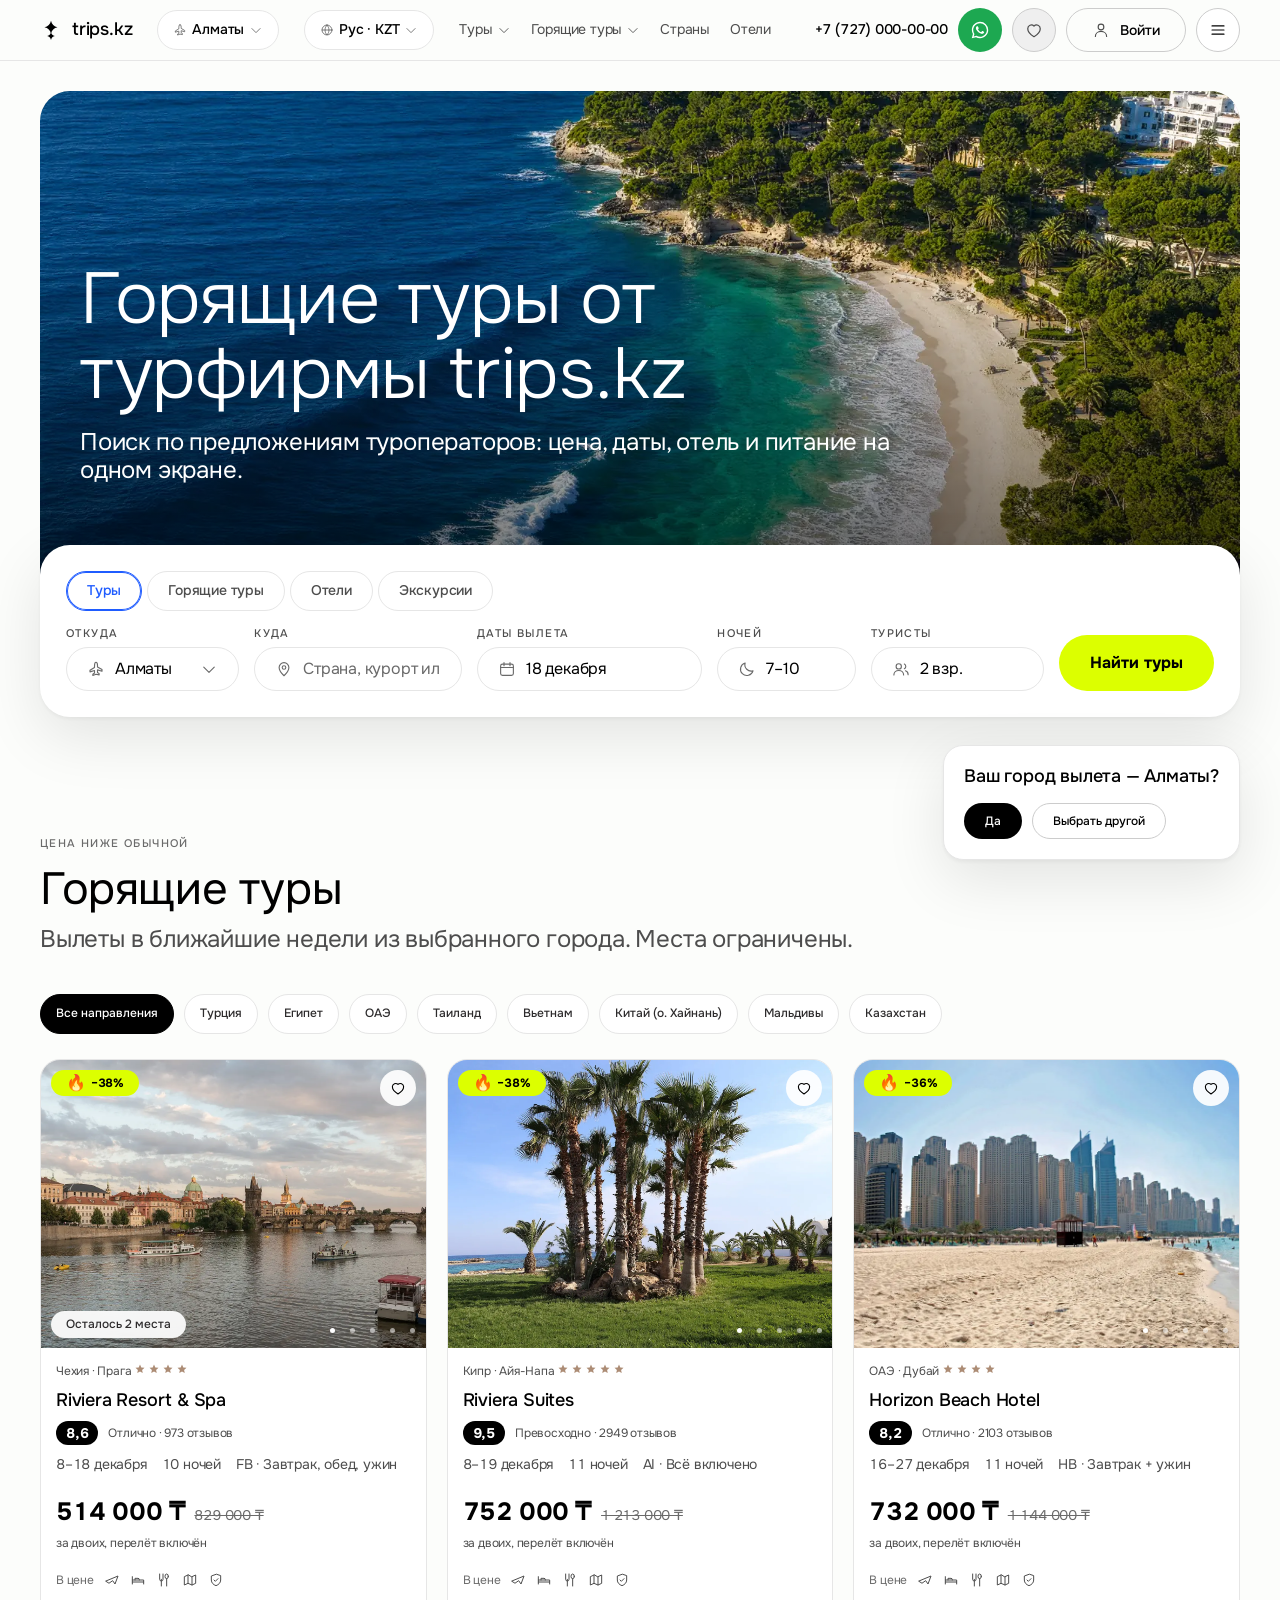
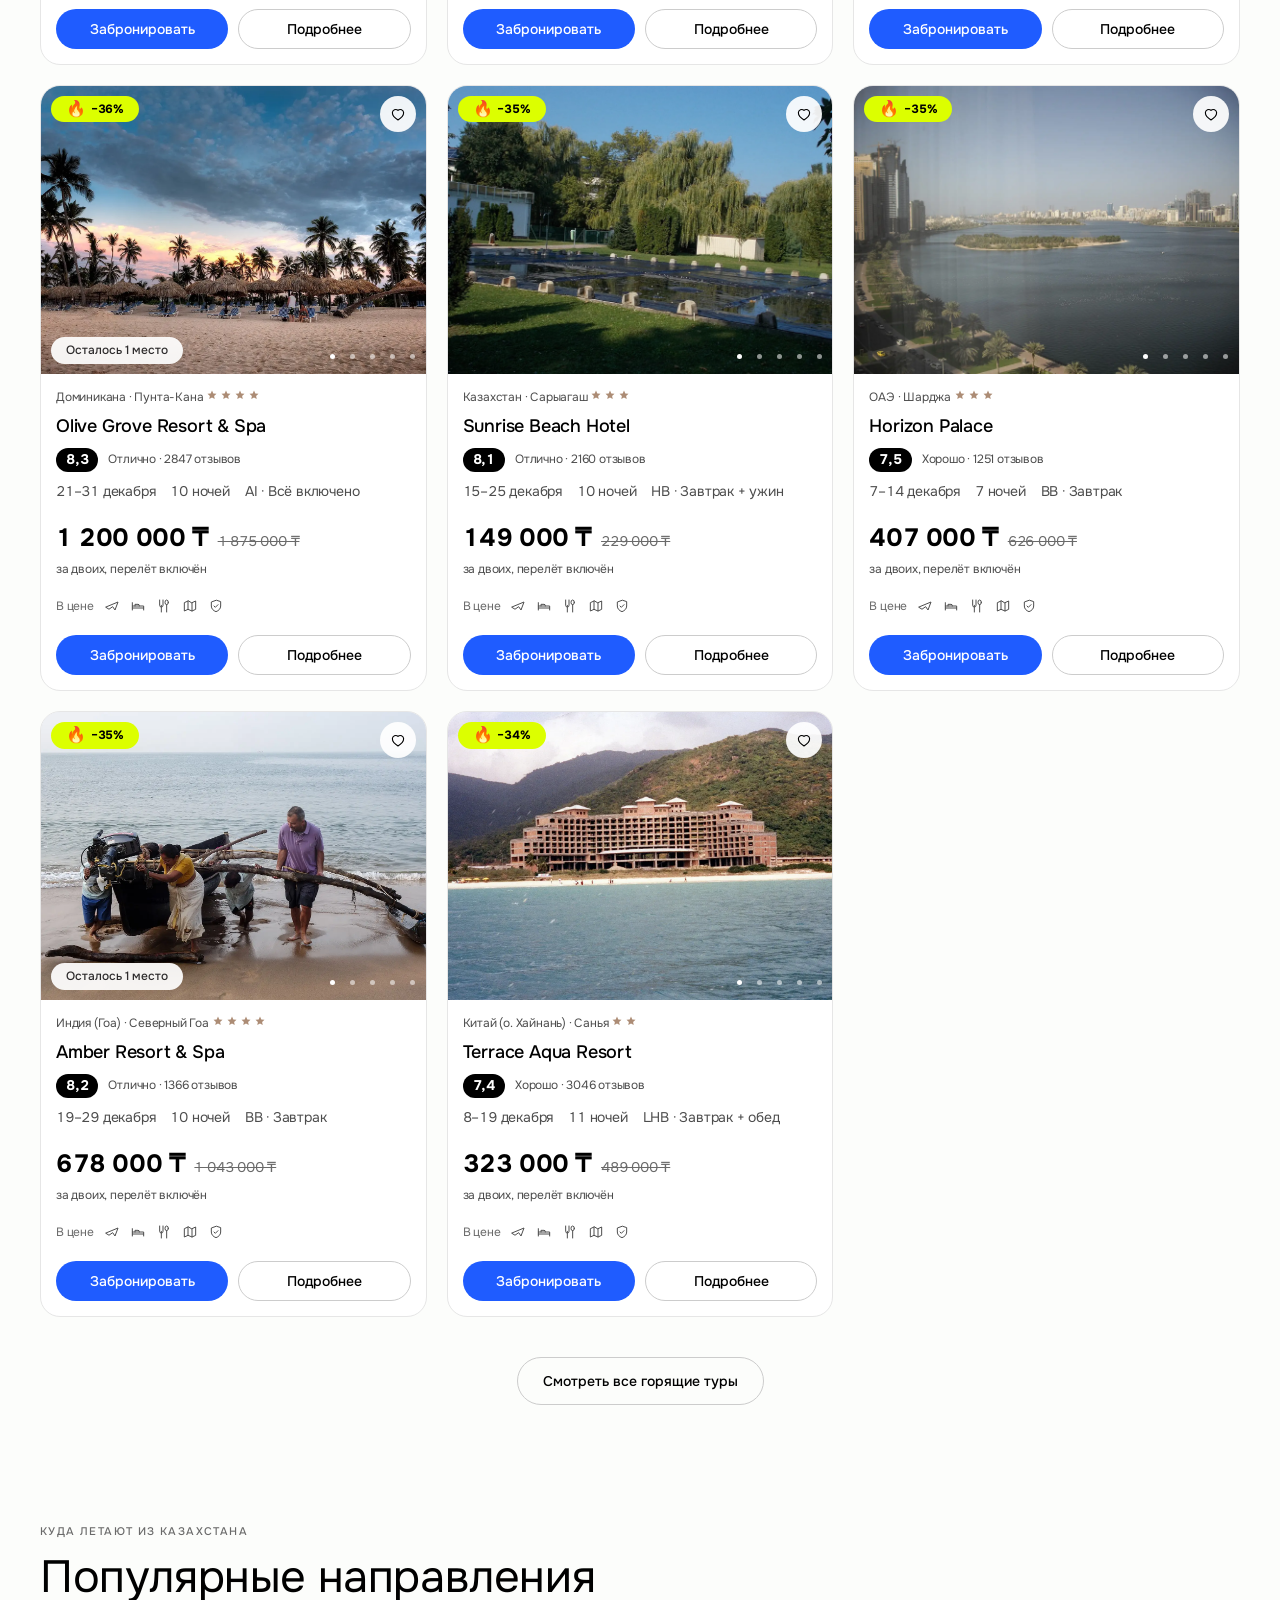
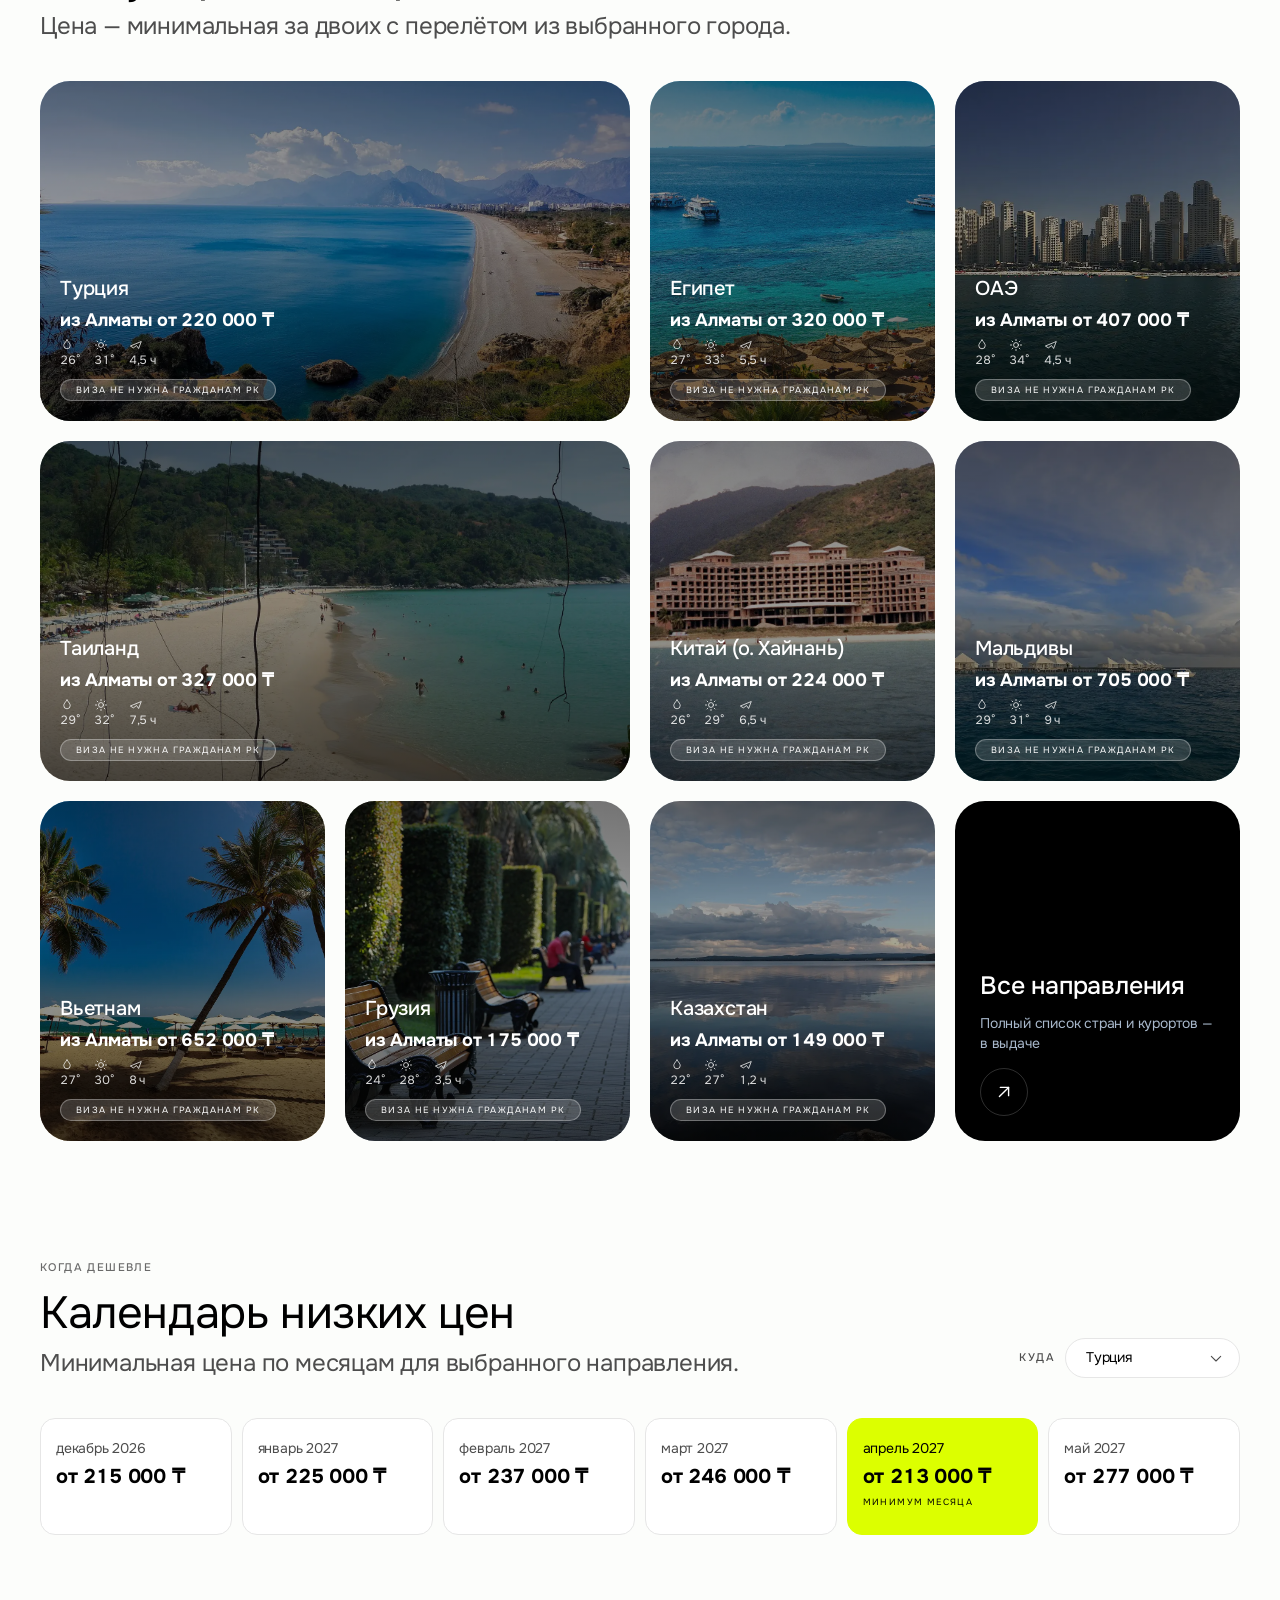
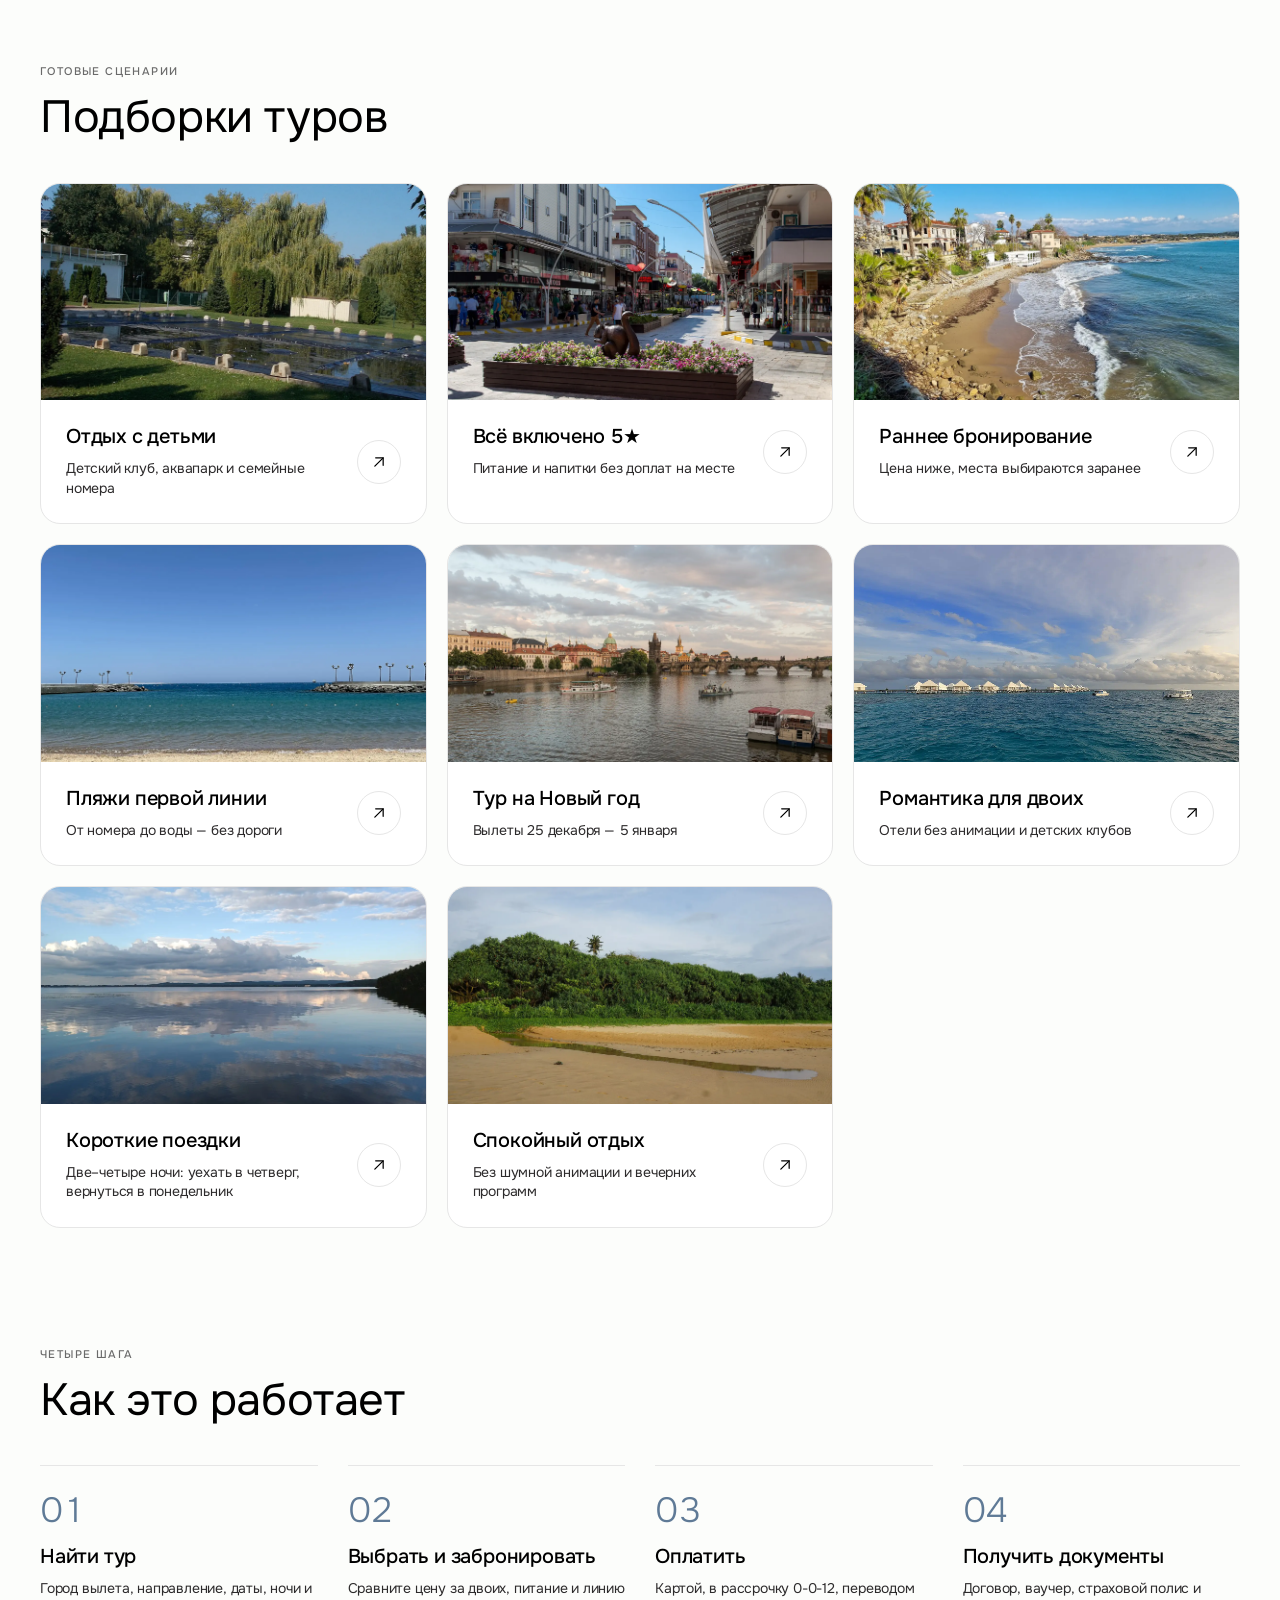
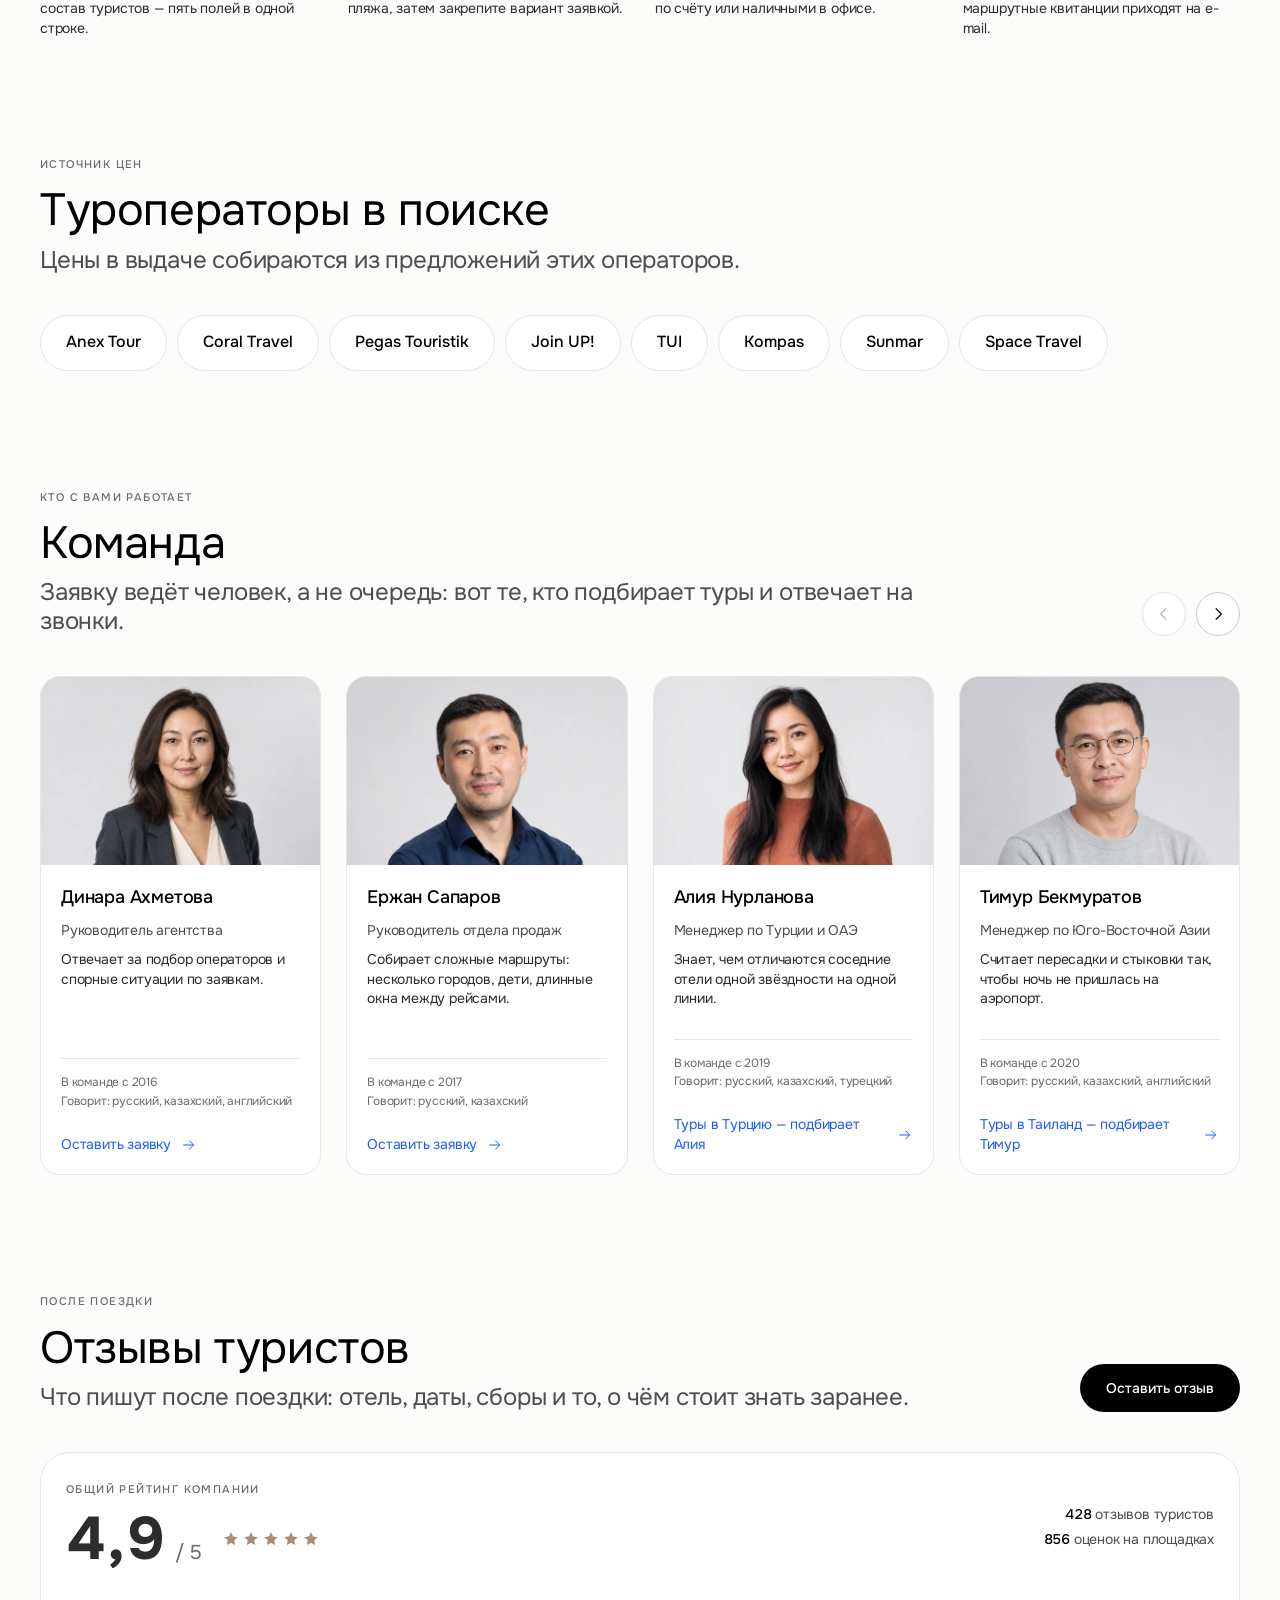
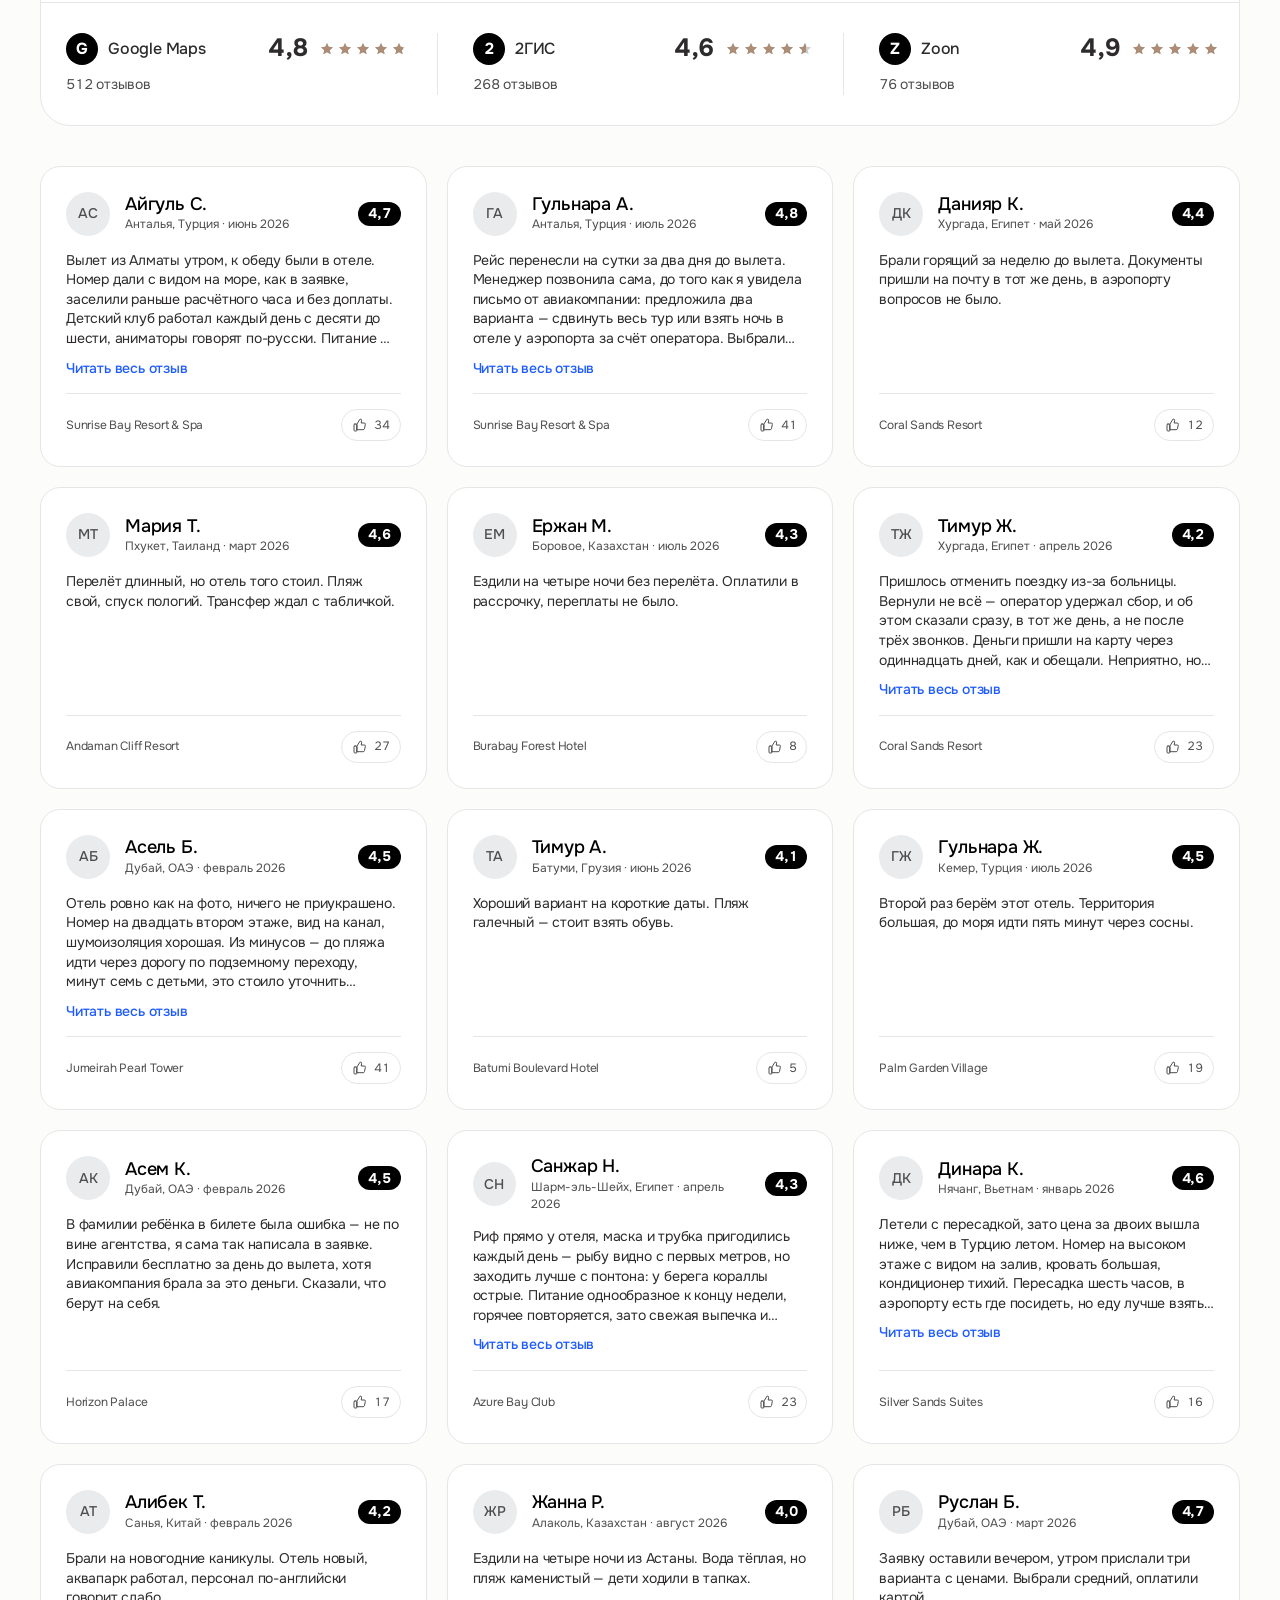
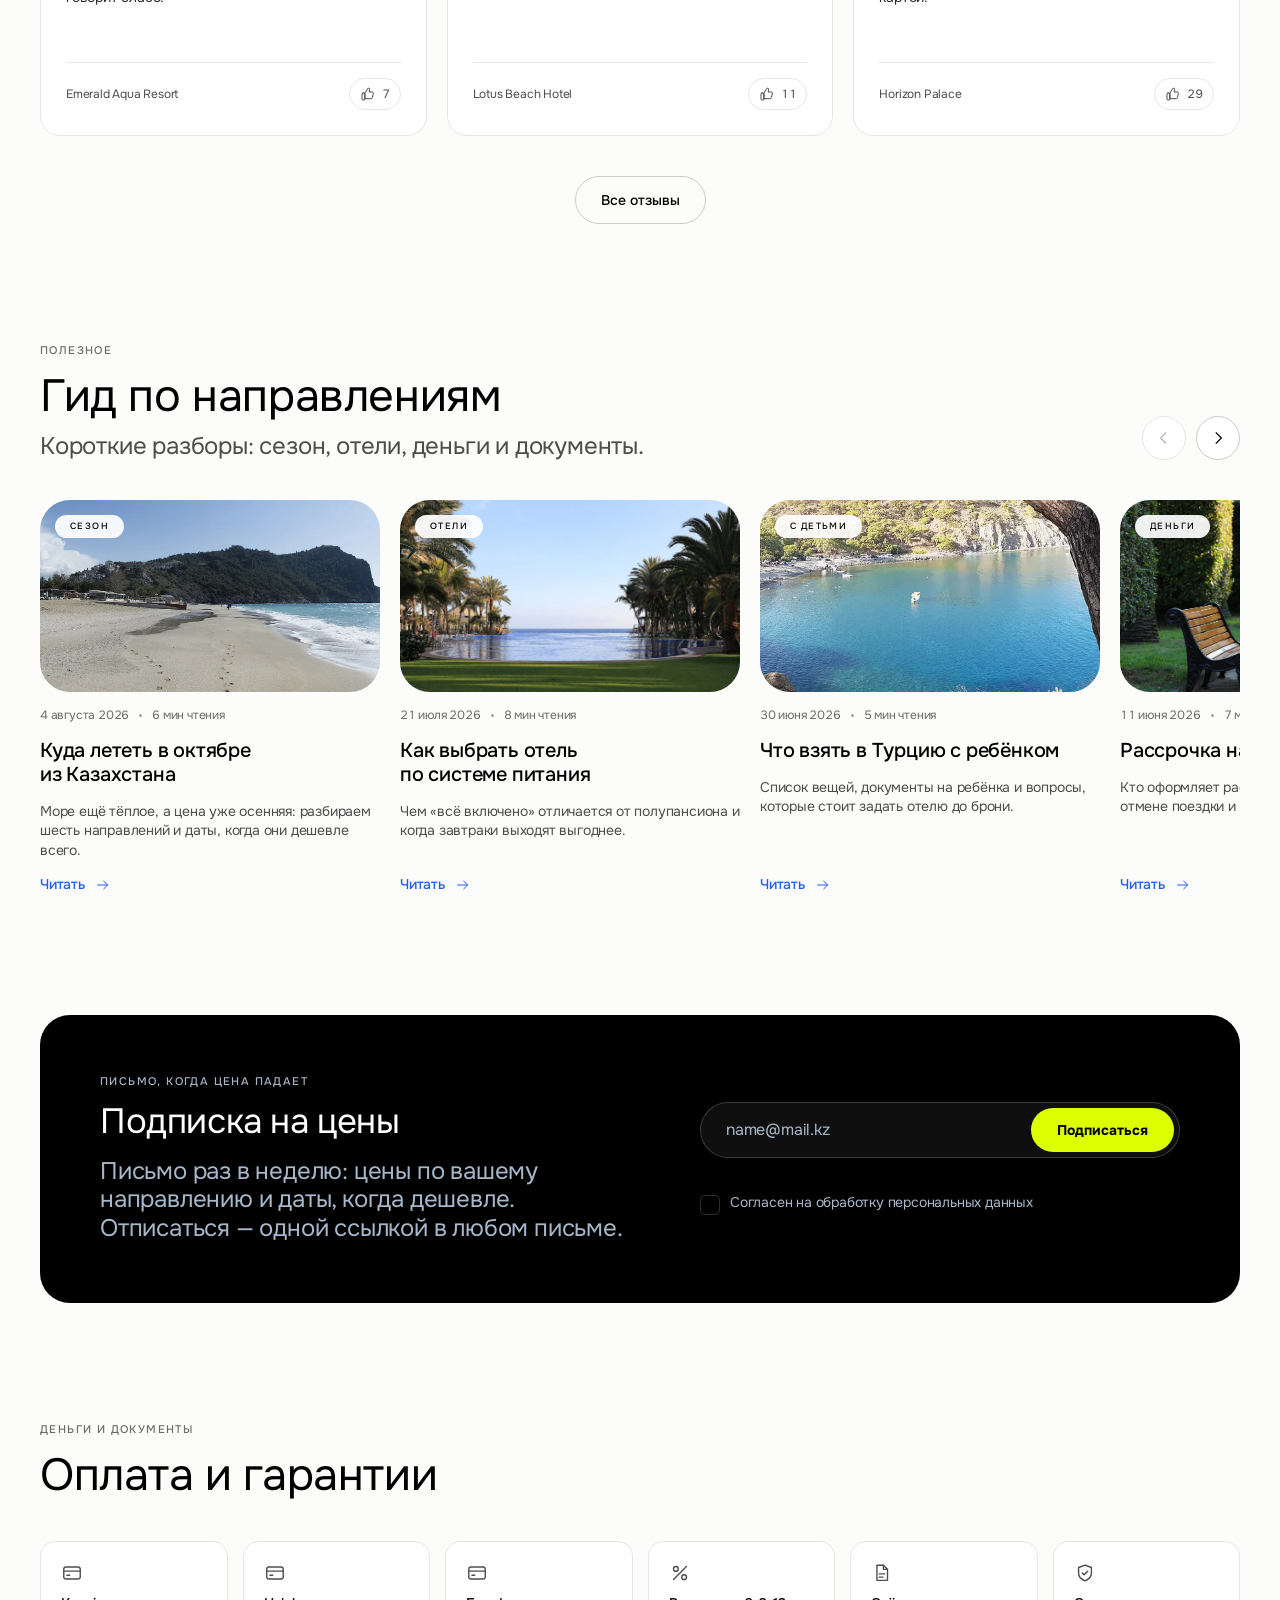
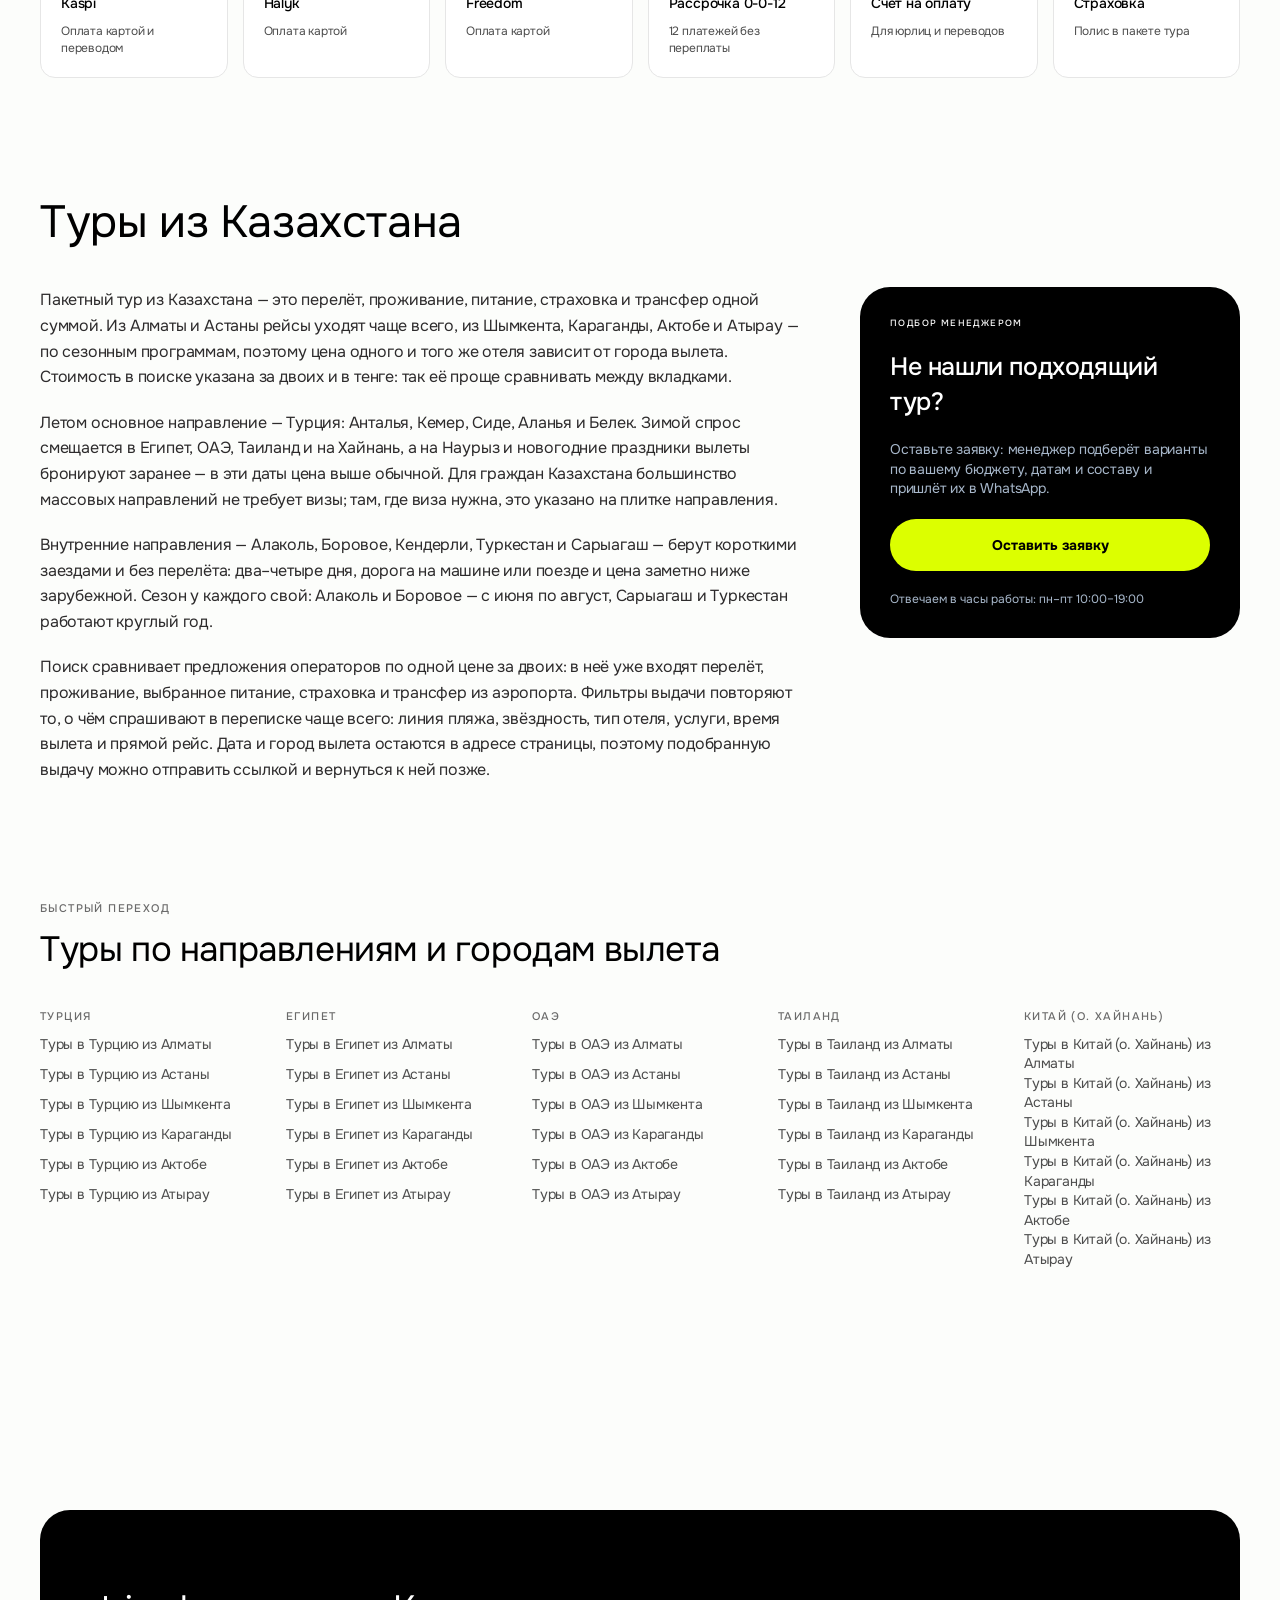
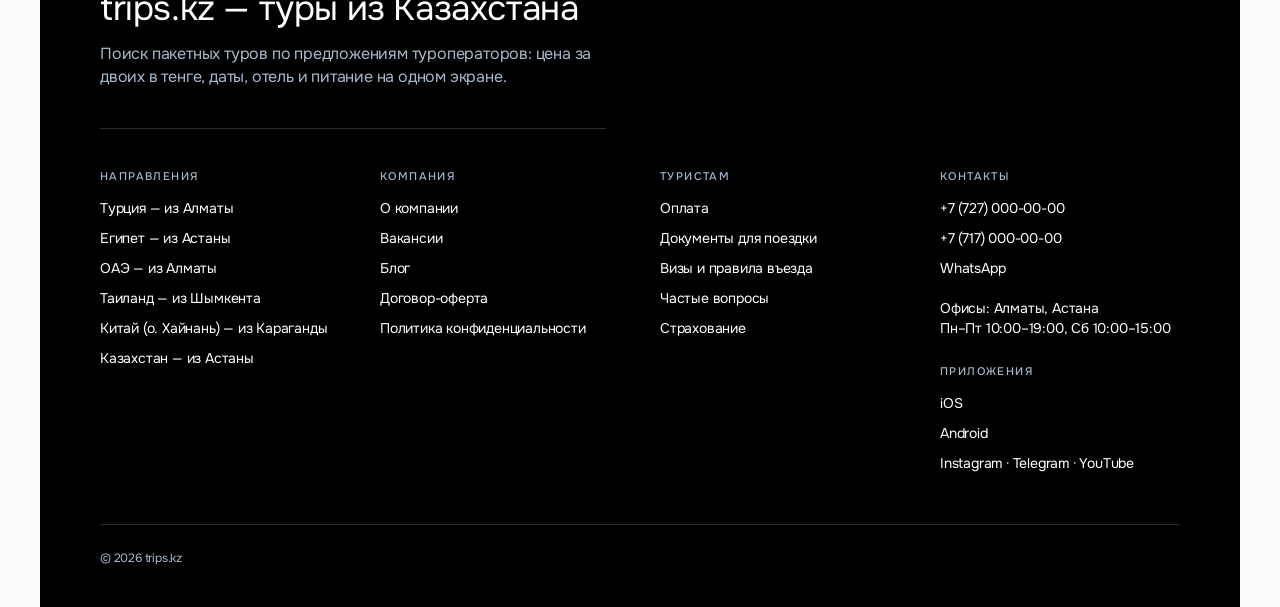
<file: index.html>
<!doctype html>
<html lang="ru">
<head>
<meta charset="utf-8">
<meta name="viewport" content="width=device-width, initial-scale=1">
<title>trips.kz — пакетные туры за рубеж из городов Казахстана</title>
<meta name="description" content="Поиск пакетных туров из Алматы, Астаны, Шымкента и других городов Казахстана: цена за двоих в тенге, даты, отель, питание.">
<meta name="theme-color" content="#FFFFFF">
<meta name="color-scheme" content="light">
<link rel="preconnect" href="https://fonts.googleapis.com">
<link rel="preconnect" href="https://fonts.gstatic.com" crossorigin>
<link href="https://fonts.googleapis.com/css2?family=Onest:wght@300;400;500;700&family=Unbounded:wght@700;800&family=JetBrains+Mono:wght@400&display=swap" rel="stylesheet">
<link rel="stylesheet" href="assets/tokens.css">
<link rel="stylesheet" href="assets/base.css">
<link rel="stylesheet" href="assets/components.css">
<link rel="stylesheet" href="assets/pages.css">
</head>
<body class="has-tabbar">
<a class="skip-link" href="#main" data-i18n="a11y.skip">К основному содержимому</a>
<script src="assets/sprite.js"></script>

<!--
THESIS: Главная турагентства, где спокойная премиальная поверхность несёт плотную торговую
машинерию поиска: воздух принадлежит странице, плотность — товару.
OWN-WORLD: Тёплый off-white #FCFDFB, Onest 300 на крупном кегле, ритм 5px внутри карточек и
120px между секциями; лайм #DCFF00 значит выгоду, синий #1F5CFF — действие, остальное нейтрально.
STORY: Человек из Казахстана вечером сравнивает три вкладки; здесь он за один экран задаёт
город вылета, направление и даты и уходит в выдачу с понятной ценой в тенге.
FIRST VIEWPORT: Фотография во всю ширину с радиусом 30, заголовок в две строки светлым
начертанием, поисковая панель, лежащая на фотографии, и лаймовая кнопка «Найти туры».
Панель обязана уместиться на первом экране целиком на любой высоте окна: высоту задаёт
не фотография, а остаток от --hero-reserve (pages.css, §3).
FORM: пять полей в строку на 1120+, две колонки на планшете и на телефоне; на телефоне
полный состав с вкладками открывается кнопкой «Поиск» нижней панели.
CHROME: шапка — одна строка (логотип, город, разделы, связь, язык·валюта, вход);
на телефоне избранное и профиль живут в нижней панели, а не в шапке.
FINISH: содержимое — демонстрационный набор (см. docs/plan-glavnaya-i-vydacha.md); в вёрстке
пометок об этом нет намеренно — макет показывают как итоговый дизайн.
-->


<!-- Шапка в одну строку. Служебная полоса над ней убрана: город, связь,
     язык с валютой и вход встали в тот же ряд, что логотип и меню, поэтому
     первый экран начинается на 44px выше. График работы ушёл в меню и подвал —
     он нужен раз за визит и не стоит строки в шапке. -->
<header class="site-header">
  <div class="container site-header__inner">
    <a class="brand" href="index.html">
      <svg aria-hidden="true"><use href="#i-mark"></use></svg>
      trips.kz
    </a>

    <div class="field site-header__city" data-city-picker>
      <button class="city-pick" type="button" aria-haspopup="listbox" aria-expanded="false"
              data-i18n-attr="aria-label:top.cityChange" aria-label="Сменить город вылета">
        <svg class="city-pick__plane" aria-hidden="true"><use href="#i-plane-up"></use></svg>
        <span data-city-label>Алматы</span>
        <svg aria-hidden="true"><use href="#i-chev-d"></use></svg>
      </button>
      <div class="pop" role="listbox" aria-label="Город вылета" data-city-list></div>
    </div>

    <!-- Язык и валюта стоят рядом с городом: это три настройки одного рода —
         «откуда я и на каком языке смотрю», и держать их в разных концах
         строки незачем. -->
    <div class="field prefs site-header__wide" data-prefs>
      <button class="city-pick" type="button" aria-haspopup="true" aria-expanded="false"
              data-i18n-attr="aria-label:top.prefs" aria-label="Язык и валюта">
        <svg aria-hidden="true"><use href="#i-globe"></use></svg>
        <span data-prefs-label>Рус · KZT</span>
        <svg aria-hidden="true"><use href="#i-chev-d"></use></svg>
      </button>
      <div class="pop prefs__pop">
        <div class="pop__group">
          <div class="pop__title" data-i18n="top.language">Язык</div>
          <span class="lang lang--block" role="group" aria-label="Язык">
            <button type="button" data-lang="ru" aria-pressed="true">Рус</button>
            <button type="button" data-lang="kk" aria-pressed="false">Қаз</button>
            <button type="button" data-lang="en" aria-pressed="false">Eng</button>
          </span>
        </div>
        <div class="pop__group">
          <div class="pop__title" data-i18n="top.currency">Валюта</div>
          <span class="seg seg--block" role="group" aria-label="Валюта">
            <button type="button" data-cur="KZT" aria-pressed="true">KZT</button>
            <button type="button" data-cur="USD" aria-pressed="false">USD</button>
            <button type="button" data-cur="EUR" aria-pressed="false">EUR</button>
          </span>
        </div>
      </div>
    </div>

    <nav class="nav" aria-label="Основное меню">
      <div class="nav__item">
        <button class="nav__link" type="button">
          <span data-i18n="nav.tours">Туры</span>
          <svg aria-hidden="true"><use href="#i-chev-d"></use></svg>
        </button>
        <div class="nav__panel">
          <div class="nav__col"><h3 data-i18n="nav.fromCity">По городу вылета</h3><div data-nav-cities></div></div>
          <div class="nav__col"><h3 data-i18n="nav.byCountry">По странам</h3><div data-nav-countries></div></div>
        </div>
      </div>
      <div class="nav__item">
        <button class="nav__link" type="button">
          <span data-i18n="nav.hot">Горящие туры</span>
          <svg aria-hidden="true"><use href="#i-chev-d"></use></svg>
        </button>
        <div class="nav__panel">
          <div class="nav__col"><h3 data-i18n="nav.fromCity">По городу вылета</h3><div data-nav-cities></div></div>
          <div class="nav__col"><h3 data-i18n="nav.byCountry">По странам</h3><div data-nav-countries></div></div>
        </div>
      </div>
      <div class="nav__item"><a class="nav__link" href="search.html" data-i18n="nav.countries">Страны</a></div>
      <div class="nav__item"><a class="nav__link" href="search.html?view=grid" data-i18n="nav.hotels">Отели</a></div>
      <!-- Разделы ниже уступают место, когда строка перестаёт вмещать всё:
           полный состав сайта всегда открыт бургером. Экскурсий в строке нет:
           отдельного раздела под них пока не существует, и в шапке пункт вёл
           на заглушку — в меню он остался вместе с остальной картой сайта. -->
      <div class="nav__item nav__item--wide"><a class="nav__link" href="#pay" data-i18n="nav.payment">Оплата</a></div>
      <div class="nav__item nav__item--xwide"><a class="nav__link" href="#" data-demo data-i18n="nav.about">О компании</a></div>
      <div class="nav__item nav__item--xwide"><a class="nav__link" href="#blog" data-i18n="nav.blog">Блог</a></div>
      <div class="nav__item nav__item--xwide"><a class="nav__link" href="#contacts" data-i18n="nav.contacts">Контакты</a></div>
    </nav>

    <div class="site-header__side">
      <a class="topbar__link topbar__phone site-header__phone" href="tel:+77270000000">+7 (727) 000-00-00</a>
      <!-- На телефоне номер сжат до трубки: строкой он не оставлял места городу -->
      <a class="btn-icon site-header__call" href="tel:+77270000000"
         data-i18n-attr="aria-label:top.call;title:top.call" aria-label="Позвонить" title="Позвонить">
        <svg aria-hidden="true"><use href="#i-phone"></use></svg>
      </a>
      <!-- WhatsApp — знаком, а не словом: зелёный кружок читается быстрее строки.
           Стоит на всех ширинах: на телефоне это второй способ связи рядом
           с трубкой, и именно им пишут вечером, когда офис закрыт. -->
      <a class="topbar__wa" href="#" data-demo aria-label="WhatsApp" title="WhatsApp"
         data-i18n-attr="aria-label:top.whatsapp;title:top.whatsapp">
        <svg aria-hidden="true"><use href="#i-whatsapp"></use></svg>
      </a>
      <button class="topbar__icon site-header__wide" type="button" data-favorites-open
              data-i18n-attr="aria-label:top.favorites;title:top.favorites"
              aria-label="Избранное" title="Избранное">
        <svg aria-hidden="true"><use href="#i-heart"></use></svg>
        <span class="topbar__count" data-fav-count></span>
      </button>
      <!-- Лупы в шапке нет: форма поиска стоит первым экраном, а на
           прокрученной странице к ней возвращает «Поиск» нижней панели.
           «Войти» — контурная, а не чёрная: единственная сплошная кнопка
           страницы должна оставаться лаймовой «Найти туры». -->
      <button class="btn btn--ghost site-header__login" type="button" data-profile-open>
        <svg aria-hidden="true"><use href="#i-user"></use></svg>
        <span data-i18n="top.login">Войти</span>
      </button>
      <button class="btn-icon burger" type="button" data-burger aria-label="Меню">
        <svg aria-hidden="true"><use href="#i-list"></use></svg>
      </button>
    </div>
  </div>
</header>

<!-- Меню открывается под шапкой, а не поверх неё: логотип, город, связь и сам
     бургер (он становится крестиком) остаются на месте, поэтому своей строки
     с логотипом и закрытием у меню больше нет. -->
<div class="menu-sheet" data-open="false">
  <!-- «Найти туры», «Войти» и «Избранное» в меню нет вовсе — ни кнопками
       наверху, ни ссылками в колонке контактов. Все три стоят в нижней
       панели, откуда до них достаёт большой палец; в меню они повторяли уже
       нажимаемое и оттягивали карту сайта вниз. -->
  <div class="container menu-sheet__list">
    <div class="menu-sheet__grid">
      <div class="menu-sheet__col">
        <h3 data-i18n="menu.search">Поиск туров</h3>
        <a href="search.html" data-i18n="menu.allTours">Все туры</a>
        <a href="search.html?hot=1" data-i18n="nav.hot">Горящие туры</a>
        <a href="search.html?view=grid" data-i18n="nav.hotels">Отели</a>
        <a href="#" data-demo data-i18n="nav.excursions">Экскурсии</a>
        <a href="#collections" data-i18n="menu.collections">Подборки туров</a>
        <a href="#calendar" data-i18n="menu.calendar">Календарь низких цен</a>
      </div>
      <div class="menu-sheet__col">
        <h3 data-i18n="nav.fromCity">По городу вылета</h3>
        <div class="menu-sheet__sub" data-nav-cities></div>
      </div>
      <div class="menu-sheet__col">
        <h3 data-i18n="nav.byCountry">По странам</h3>
        <div class="menu-sheet__sub" data-nav-countries></div>
      </div>
      <div class="menu-sheet__col">
        <h3 data-i18n="foot.tourists">Туристам</h3>
        <a href="#pay" data-i18n="nav.payment">Оплата</a>
        <a href="#" data-demo data-i18n="menu.docs">Документы для поездки</a>
        <a href="#" data-demo data-i18n="menu.visa">Визы и правила въезда</a>
        <a href="#" data-demo data-i18n="menu.insurance">Страхование</a>
        <a href="#" data-demo data-i18n="menu.faq">Частые вопросы</a>
        <a href="#reviews" data-i18n="menu.reviews">Отзывы туристов</a>
      </div>
      <div class="menu-sheet__col">
        <h3 data-i18n="foot.company">Компания</h3>
        <a href="#" data-demo data-i18n="nav.about">О компании</a>
        <a href="#operators" data-i18n="menu.operators">Туроператоры</a>
        <a href="#blog" data-i18n="nav.blog">Блог</a>
        <a href="#" data-demo data-i18n="menu.jobs">Вакансии</a>
        <a href="#" data-demo data-i18n="menu.offer">Договор-оферта</a>
        <a href="#" data-demo data-i18n="menu.privacy">Политика конфиденциальности</a>
      </div>
      <div class="menu-sheet__col">
        <h3 data-i18n="foot.contacts">Контакты</h3>
        <a href="#contacts" data-i18n="menu.offices">Офисы и контакты</a>
        <a href="tel:+77270000000">+7 (727) 000-00-00</a>
        <a href="#" data-demo data-i18n="top.whatsapp">WhatsApp</a>
        <a href="#" data-demo data-i18n="top.callback">Обратный звонок</a>
      </div>
    </div>
  </div>

  <!-- Подвал меню: язык, валюта и связь. Настройки стоят там же, где они
       стоят в подвале сайта, — под содержимым, а не перед ним: их меняют
       один раз за визит, а разделы открывают каждый раз. Язык и валюта —
       два одинаковых переключателя без подписей: «Рус Қаз Eng» и «KZT USD
       EUR» называют себя сами, а один компонент на оба держит равную высоту. -->
  <div class="container menu-sheet__foot">
    <div class="menu-sheet__switches">
      <span class="seg seg--tap seg--block" role="group"
            data-i18n-attr="aria-label:top.language" aria-label="Язык">
        <button type="button" data-lang="ru" aria-pressed="true">Рус</button>
        <button type="button" data-lang="kk" aria-pressed="false">Қаз</button>
        <button type="button" data-lang="en" aria-pressed="false">Eng</button>
      </span>
      <span class="seg seg--tap seg--block" role="group"
            data-i18n-attr="aria-label:top.currency" aria-label="Валюта">
        <button type="button" data-cur="KZT" aria-pressed="true">KZT</button>
        <button type="button" data-cur="USD" aria-pressed="false">USD</button>
        <button type="button" data-cur="EUR" aria-pressed="false">EUR</button>
      </span>
    </div>
    <div class="menu-sheet__contact">
      <a class="menu-sheet__tel" href="tel:+77270000000">
        <svg aria-hidden="true"><use href="#i-phone"></use></svg>
        +7 (727) 000-00-00
      </a>
      <span class="menu-sheet__hours" data-i18n="top.hours">Пн–Пт 10:00–19:00, Сб 10:00–15:00</span>
    </div>
  </div>
</div>

<main id="main">
  <!-- 4.2 Первый экран и поисковая форма -->
  <section class="hero">
    <div class="container">
      <div class="hero__media">
        <!-- Кадр отдаётся тремя размерами: 4K для больших экранов, 2560 для
             обычных и 1600 для телефона. Один файл на все ширины означал бы
             либо 600 КБ на мобильном интернете, либо мыло на 27 дюймах. -->
        <img src="assets/img/hero-blue-2560.webp"
             srcset="assets/img/hero-blue-1600.webp 1600w,
                     assets/img/hero-blue-2560.webp 2560w,
                     assets/img/hero-blue-3840.webp 3840w"
             sizes="100vw" width="2560" height="1440"
             alt="Побережье с высоты: густо-синее море с волнами и белой пеной, изумрудное мелководье, белый песок и сосны на склоне"
             fetchpriority="high" decoding="async">
        <!-- Затемняющей заливки на кадре больше нет: снимок стоит чистым,
             как фотография. Белый текст держится на нём за счёт самого кадра —
             левый нижний угол у него тёмно-синий. -->
        <!-- Надзаголовка здесь нет намеренно: над h1 он забирал строку первого
             экрана, а то же самое сказано на плитках направлений ниже. -->
        <div class="hero__text">
          <h1 class="t-display" data-i18n="hero.h1">Горящие туры от турфирмы trips.kz</h1>
          <!-- Подзаголовок написан дважды, а не обрезан многоточием: на 360px
               длинная формулировка уходит в четыре строки и съедает кадр,
               а «…» посреди фразы на первом экране читается как недоделка. -->
          <p class="t-lead hero__lead--full" data-i18n="hero.lead">Поиск по предложениям туроператоров: цена, даты, отель и питание на одном экране.</p>
          <p class="t-lead hero__lead--short" data-i18n="hero.leadShort">Цена, даты, отель и питание — на одном экране.</p>
        </div>
      </div>

      <!-- Форма живёт здесь, а на телефоне переезжает в шторку по кнопке
           «Поиск» нижней панели и возвращается обратно: узел один, поэтому
           введённые город, даты и состав не теряются. -->
      <div class="hero__panel" data-search-host>
        <form class="search search--over-media" id="search-form" novalidate></form>
      </div>
    </div>
  </section>

  <!-- 4.3 Горящие туры -->
  <section class="section" id="hot">
    <div class="container">
      <div class="section__head">
        <div>
          <div class="t-caps section__eyebrow" data-i18n="sec.hot.eyebrow">Цена ниже обычной</div>
          <h2 class="t-h2" data-i18n="sec.hot.title">Горящие туры</h2>
          <p class="t-lead" data-i18n="sec.hot.lead">Вылеты в ближайшие недели из выбранного города. Места ограничены.</p>
        </div>
      </div>
      <div class="row row--slider" data-hot-tabs></div>
      <div class="cards" data-hot-list></div>
      <!-- «Смотреть все» стоит под витриной, а не над ней: ссылка в шапке
           предлагала уйти в выдачу раньше, чем человек увидел хоть одну
           карточку. Приём тот же, что в отзывах ниже. -->
      <div class="section__more">
        <a class="btn btn--ghost" href="search.html?hot=1" data-i18n="sec.hot.all">Смотреть все горящие туры</a>
      </div>
    </div>
  </section>

  <!-- 4.4 Популярные направления -->
  <section class="section">
    <div class="container">
      <div class="section__head">
        <div>
          <div class="t-caps section__eyebrow" data-i18n="sec.dest.eyebrow">Куда летают из Казахстана</div>
          <h2 class="t-h2" data-i18n="sec.dest.title">Популярные направления</h2>
          <p class="t-lead" data-i18n="sec.dest.lead">Цена — минимальная за двоих с перелётом из выбранного города.</p>
        </div>
        <!-- Ссылки «Все направления» в шапке нет намеренно: тот же переход
             стоит последней плиткой в сетке — там, где сетка кончается. -->
      </div>
      <div class="tiles" data-tiles></div>
    </div>
  </section>

  <!-- 4.5 Календарь низких цен -->
  <section class="section" id="calendar">
    <div class="container">
      <div class="section__head">
        <div>
          <div class="t-caps section__eyebrow" data-i18n="sec.cal.eyebrow">Когда дешевле</div>
          <h2 class="t-h2" data-i18n="sec.cal.title">Календарь низких цен</h2>
          <p class="t-lead" data-i18n="sec.cal.lead">Минимальная цена по месяцам. Нажмите на месяц — откроется выдача с этими датами.</p>
        </div>
        <div class="section__tools">
          <label class="t-caps" for="months-country" data-i18n="f.to">Куда</label>
          <select class="select" id="months-country" data-months-country></select>
        </div>
      </div>
      <div class="months" data-months data-country="tr"></div>
    </div>
  </section>

  <!-- 4.6 Подборки туров -->
  <section class="section" id="collections">
    <div class="container">
      <div class="section__head">
        <div>
          <div class="t-caps section__eyebrow" data-i18n="sec.coll.eyebrow">Готовые сценарии</div>
          <h2 class="t-h2" data-i18n="sec.coll.title">Подборки туров</h2>
        </div>
      </div>
      <div class="cards" data-collections></div>
    </div>
  </section>

  <!-- 4.7 Блок «Что вы получаете» убран: он повторял «Как это работает»,
       «Оплату и гарантии» и часы работы в заявке — три ответа на один вопрос
       подряд. Из шести пунктов уцелели два, и оба переехали туда, где
       возникает сомнение: обещание цены — под форму поиска, состав пакета —
       в каждую карточку выдачи. -->
  <!-- 4.8 Как это работает -->
  <section class="section">
    <div class="container">
      <div class="section__head">
        <div>
          <div class="t-caps section__eyebrow" data-i18n="sec.how.eyebrow">Четыре шага</div>
          <h2 class="t-h2" data-i18n="sec.how.title">Как это работает</h2>
        </div>
      </div>
      <div class="steps">
        <div class="step reveal"><span class="step__num">01</span><h3 class="t-h5">Найти тур</h3>
          <p class="t-body-s">Город вылета, направление, даты, ночи и состав туристов — пять полей в одной строке.</p></div>
        <div class="step reveal"><span class="step__num">02</span><h3 class="t-h5">Выбрать и забронировать</h3>
          <p class="t-body-s">Сравните цену за двоих, питание и линию пляжа, затем закрепите вариант заявкой.</p></div>
        <div class="step reveal"><span class="step__num">03</span><h3 class="t-h5">Оплатить</h3>
          <p class="t-body-s">Картой, в рассрочку 0-0-12, переводом по счёту или наличными в офисе.</p></div>
        <div class="step reveal"><span class="step__num">04</span><h3 class="t-h5">Получить документы</h3>
          <p class="t-body-s">Договор, ваучер, страховой полис и маршрутные квитанции приходят на e-mail.</p></div>
      </div>
    </div>
  </section>

  <!-- 4.9 Туроператоры -->
  <section class="section" id="operators">
    <div class="container">
      <div class="section__head">
        <div>
          <div class="t-caps section__eyebrow" data-i18n="sec.op.eyebrow">Источник цен</div>
          <h2 class="t-h2" data-i18n="sec.op.title">Туроператоры в поиске</h2>
          <p class="t-lead" data-i18n="sec.op.lead">Цены в выдаче собираются из предложений этих операторов.</p>
        </div>
      </div>
      <div class="operators">
        <span class="operator">Anex Tour</span>
        <span class="operator">Coral Travel</span>
        <span class="operator">Pegas Touristik</span>
        <span class="operator">Join UP!</span>
        <span class="operator">TUI</span>
        <span class="operator">Kompas</span>
        <span class="operator">Sunmar</span>
        <span class="operator">Space Travel</span>
      </div>
    </div>
  </section>

  <!-- 4.9а Команда. Стоит между операторами и отзывами намеренно: сверху —
       с кем агентство работает, здесь — кто работает с вами, ниже — что об
       этом говорят. Одна цепочка доверия, а не три отдельные врезки. -->
  <section class="section" id="team">
    <div class="container">
      <div class="section__head">
        <div>
          <div class="t-caps section__eyebrow" data-i18n="sec.team.eyebrow">Кто с вами работает</div>
          <h2 class="t-h2" data-i18n="sec.team.title">Команда</h2>
          <p class="t-lead" data-i18n="sec.team.lead">Заявку ведёт человек, а не очередь: вот те, кто подбирает туры и отвечает на звонки.</p>
        </div>
        <div class="rail-nav" data-rail-nav="team">
          <button class="btn-icon" type="button" data-rail-prev
                  data-i18n-attr="aria-label:a11y.prev" aria-label="Предыдущий">
            <svg aria-hidden="true"><use href="#i-chev-l"></use></svg>
          </button>
          <button class="btn-icon" type="button" data-rail-next
                  data-i18n-attr="aria-label:a11y.next" aria-label="Следующий">
            <svg aria-hidden="true"><use href="#i-chev-r"></use></svg>
          </button>
        </div>
      </div>
      <div class="team" data-team></div>
    </div>
  </section>

  <!-- 4.10 Отзывы: рейтинг, счётчики, внешние площадки и форма отзыва -->
  <section class="section" id="reviews">
    <div class="container">
      <div class="section__head">
        <div>
          <div class="t-caps section__eyebrow" data-i18n="sec.rev.eyebrow">После поездки</div>
          <h2 class="t-h2" data-i18n="sec.rev.title">Отзывы туристов</h2>
          <p class="t-lead" data-i18n="sec.rev.lead">Что пишут после поездки: отель, даты, сборы и то, о чём стоит знать заранее.</p>
        </div>
        <div class="section__tools">
          <button class="btn btn--primary" type="button" data-review-open data-i18n="rev.leave">Оставить отзыв</button>
        </div>
      </div>

      <div class="rev-summary" data-rev-summary></div>
      <div class="reviews-grid" data-reviews></div>
      <!-- «Все отзывы» стоит там, где заканчивается чтение, а не над ним:
           ссылку наверху нажимали, не прочитав ни одного отзыва -->
      <div class="section__more">
        <a class="btn btn--ghost" href="#" data-demo data-i18n="sec.rev.all">Все отзывы</a>
      </div>
    </div>
  </section>

  <!-- 4.11 Блог: лента с мини-описанием под каждой карточкой -->
  <section class="section" id="blog">
    <div class="container">
      <div class="section__head">
        <div>
          <div class="t-caps section__eyebrow" data-i18n="sec.blog.eyebrow">Полезное</div>
          <h2 class="t-h2" data-i18n="sec.blog.title">Гид по направлениям</h2>
          <p class="t-lead" data-i18n="sec.blog.lead">Короткие разборы: сезон, отели, деньги и документы.</p>
        </div>
        <div class="rail-nav" data-rail-nav="articles">
          <button class="btn-icon" type="button" data-rail-prev
                  data-i18n-attr="aria-label:a11y.prev" aria-label="Предыдущий">
            <svg aria-hidden="true"><use href="#i-chev-l"></use></svg>
          </button>
          <button class="btn-icon" type="button" data-rail-next
                  data-i18n-attr="aria-label:a11y.next" aria-label="Следующий">
            <svg aria-hidden="true"><use href="#i-chev-r"></use></svg>
          </button>
        </div>
      </div>
      <div class="rail" data-articles></div>
    </div>
  </section>

  <!-- 4.12 Подписка на цены -->
  <section class="section">
    <div class="container">
      <!-- Подписка — чёрная плашка того же строя, что заявка и футер: одно
           поле и одна кнопка в строку, остальное уходит под неё -->
      <div class="subscribe u-inverse reveal">
        <div class="subscribe__text">
          <span class="t-caps subscribe__eyebrow" data-i18n="foot.subEyebrow">Письмо, когда цена падает</span>
          <h2 class="t-h3" data-i18n="foot.subTitle">Подписка на цены</h2>
          <p class="t-lead" data-i18n="foot.subLead">Пришлём подборку горящих туров и падение цен по вашему направлению.</p>
        </div>
        <form class="subscribe__form field" data-subscribe novalidate>
          <label class="u-visually-hidden" for="sub-mail" data-i18n="foot.subPlaceholder">Электронная почта</label>
          <span class="subscribe__row">
            <input class="field__input" id="sub-mail" type="email" data-sub-mail
                   placeholder="name@mail.kz" autocomplete="email">
            <button class="btn btn--lime" type="submit" data-i18n="foot.subBtn">Подписаться</button>
          </span>
          <span class="field__hint" data-sub-hint role="status"></span>
          <label class="check">
            <input type="checkbox" data-sub-agree>
            <span class="check__box"><svg aria-hidden="true"><use href="#i-check"></use></svg></span>
            <span data-i18n="foot.subAgree">Согласен на обработку персональных данных</span>
          </label>
        </form>
      </div>
    </div>
  </section>

  <!-- 4.13 Оплата и гарантии -->
  <section class="section" id="pay">
    <div class="container">
      <div class="section__head">
        <div>
          <div class="t-caps section__eyebrow" data-i18n="sec.pay.eyebrow">Деньги и документы</div>
          <h2 class="t-h2" data-i18n="sec.pay.title">Оплата и гарантии</h2>
        </div>
      </div>
      <div class="pay-grid">
        <div class="pay-tile"><svg aria-hidden="true"><use href="#i-card"></use></svg><b>Kaspi</b><span>Оплата картой и переводом</span></div>
        <div class="pay-tile"><svg aria-hidden="true"><use href="#i-card"></use></svg><b>Halyk</b><span>Оплата картой</span></div>
        <div class="pay-tile"><svg aria-hidden="true"><use href="#i-card"></use></svg><b>Freedom</b><span>Оплата картой</span></div>
        <div class="pay-tile"><svg aria-hidden="true"><use href="#i-percent"></use></svg><b>Рассрочка 0-0-12</b><span>12 платежей без переплаты</span></div>
        <div class="pay-tile"><svg aria-hidden="true"><use href="#i-doc"></use></svg><b>Счёт на оплату</b><span>Для юрлиц и переводов</span></div>
        <div class="pay-tile"><svg aria-hidden="true"><use href="#i-shield"></use></svg><b>Страховка</b><span>Полис в пакете тура</span></div>
      </div>
    </div>
  </section>

  <!-- 4.14 SEO-блок -->
  <section class="section section--last">
    <div class="container">
      <div class="section__head">
        <div>
          <h2 class="t-h2" data-i18n="sec.seo.title">Туры из Казахстана</h2>
        </div>
      </div>
      <div class="seo-layout">
        <div>
          <p class="t-long">Пакетный тур из Казахстана — это перелёт, проживание, питание, страховка и трансфер одной суммой. Из Алматы и Астаны рейсы уходят чаще всего, из Шымкента, Караганды, Актобе и Атырау — по сезонным программам, поэтому цена одного и того же отеля зависит от города вылета. Стоимость в поиске указана за двоих и в тенге: так её проще сравнивать между вкладками.</p>
          <p class="t-long" style="margin-top: var(--s-4)">Летом основное направление — Турция: Анталья, Кемер, Сиде, Аланья и Белек. Зимой спрос смещается в Египет, ОАЭ, Таиланд и на Хайнань, а на Наурыз и новогодние праздники вылеты бронируют заранее — в эти даты цена выше обычной. Для граждан Казахстана большинство массовых направлений не требует визы; там, где виза нужна, это указано на плитке направления.</p>
          <p class="t-long" style="margin-top: var(--s-4)">Внутренние направления — Алаколь, Боровое, Кендерли, Туркестан и Сарыагаш — берут короткими заездами и без перелёта: два–четыре дня, дорога на машине или поезде и цена заметно ниже зарубежной. Сезон у каждого свой: Алаколь и Боровое — с июня по август, Сарыагаш и Туркестан работают круглый год.</p>
          <p class="t-long" style="margin-top: var(--s-4)">Поиск сравнивает предложения операторов по одной цене за двоих: в неё уже входят перелёт, проживание, выбранное питание, страховка и трансфер из аэропорта. Фильтры выдачи повторяют то, о чём спрашивают в переписке чаще всего: линия пляжа, звёздность, тип отеля, услуги, время вылета и прямой рейс. Дата и город вылета остаются в адресе страницы, поэтому подобранную выдачу можно отправить ссылкой и вернуться к ней позже.</p>
        </div>

        <!-- Заявка едет вместе с текстом: длинный текст читают долго -->
        <aside class="promo-aside u-inverse">
          <span class="promo-aside__mark" data-i18n="promo.mark">Подбор менеджером</span>
          <h3 data-i18n="promo.title">Не нашли подходящий тур?</h3>
          <p data-i18n="promo.text">Оставьте заявку: менеджер подберёт варианты по вашему бюджету, датам и составу и пришлёт их в WhatsApp.</p>
          <button class="btn btn--lime btn--block" type="button" data-lead-open data-i18n="promo.btn">Оставить заявку</button>
          <span class="t-meta" data-i18n="promo.note">Отвечаем в часы работы: пн–пт 10:00–19:00</span>
        </aside>
      </div>
      <!-- Перелинковка: страна × город вылета -->
      <div class="section__head" style="margin-top: var(--s-24)">
        <div>
          <div class="t-caps section__eyebrow" data-i18n="sec.links.eyebrow">Быстрый переход</div>
          <h2 class="t-h3" data-i18n="sec.links.title">Туры по направлениям и городам вылета</h2>
        </div>
      </div>
      <!-- На телефоне список раскрывается по кнопке: пять стран по шесть
           городов — это тридцать ссылок подряд перед футером -->
      <div class="seo-links" data-seo-links></div>
      <div class="seo-links__more">
        <button class="btn btn--ghost btn--block" type="button" data-seo-more
                aria-expanded="false" data-i18n="seo.more">Показать ещё</button>
      </div>
    </div>
  </section>
</main>

<!-- 4.15 Футер: чёрный блок, закрывающий страницу -->
<footer class="site-footer" id="contacts">
  <div class="container">
    <div class="site-footer__panel">
      <!-- Подвал начинался сразу со столбцов ссылок и читался как техническая
           сноска. Заголовок называет, чей это сайт и что здесь ищут. -->
      <div class="site-footer__head">
        <h2 class="t-h3" data-i18n="foot.title">trips.kz — туры из Казахстана</h2>
        <p data-i18n="foot.lead">Поиск пакетных туров по предложениям туроператоров: цена за двоих в тенге, даты, отель и питание на одном экране.</p>
      </div>
      <div class="site-footer__cols">
        <div>
          <h3 data-i18n="foot.dest">Направления</h3>
          <ul data-footer-dest></ul>
        </div>
        <div>
          <h3 data-i18n="foot.company">Компания</h3>
          <ul>
            <li><a href="#" data-demo data-i18n="nav.about">О компании</a></li>
            <li><a href="#" data-demo>Вакансии</a></li>
            <li><a href="#blog" data-i18n="nav.blog">Блог</a></li>
            <li><a href="#" data-demo>Договор-оферта</a></li>
            <li><a href="#" data-demo>Политика конфиденциальности</a></li>
          </ul>
        </div>
        <div>
          <h3 data-i18n="foot.tourists">Туристам</h3>
          <ul>
            <li><a href="#pay" data-i18n="nav.payment">Оплата</a></li>
            <li><a href="#" data-demo>Документы для поездки</a></li>
            <li><a href="#" data-demo>Визы и правила въезда</a></li>
            <li><a href="#" data-demo>Частые вопросы</a></li>
            <li><a href="#" data-demo>Страхование</a></li>
          </ul>
        </div>
        <div>
          <h3 data-i18n="foot.contacts">Контакты</h3>
          <address style="font-style: normal">
            <a href="tel:+77270000000">+7 (727) 000-00-00</a>
            <a href="tel:+77170000000">+7 (717) 000-00-00</a>
            <a href="#" data-demo data-i18n="top.whatsapp">WhatsApp</a>
            <span class="t-body-s" style="display:block; margin-top: var(--s-2)">Офисы: Алматы, Астана</span>
            <span class="t-body-s" style="display:block" data-i18n="top.hours">Пн–Пт 10:00–19:00, Сб 10:00–15:00</span>
          </address>
          <h3 style="margin-top: var(--s-5)" data-i18n="foot.apps">Приложения</h3>
          <ul>
            <li><a href="#" data-demo>iOS</a></li>
            <li><a href="#" data-demo>Android</a></li>
            <li><a href="#" data-demo>Instagram · Telegram · YouTube</a></li>
          </ul>
        </div>
      </div>

      <div class="site-footer__legal">
        <span data-i18n="foot.rights">© 2026 trips.kz</span>
      </div>
    </div>
  </div>
</footer>

<!-- Нижняя панель телефона: пять действий, к которым возвращаются на любом
     экране страницы. Профиль и избранное стоят здесь, а не в шапке, — большой
     палец достаёт до низа, а шапка освободилась под город и связь. -->
<nav class="tabbar" aria-label="Быстрые действия">
  <a class="tabbar__item is-active" href="index.html" aria-current="page">
    <span class="tabbar__ico"><svg aria-hidden="true"><use href="#i-home"></use></svg></span>
    <span data-i18n="bar.home">Главное</span>
  </a>
  <button class="tabbar__item" type="button" data-chat-open>
    <span class="tabbar__ico"><svg aria-hidden="true"><use href="#i-chat"></use></svg></span>
    <span data-i18n="bar.chat">Чат</span>
  </button>
  <button class="tabbar__item tabbar__item--accent" type="button" data-search-open>
    <span class="tabbar__ico"><svg aria-hidden="true"><use href="#i-search"></use></svg></span>
    <span data-i18n="bar.search">Поиск</span>
  </button>
  <button class="tabbar__item" type="button" data-favorites-open>
    <span class="tabbar__ico">
      <svg aria-hidden="true"><use href="#i-heart"></use></svg>
      <span class="tabbar__count" data-fav-count></span>
    </span>
    <span data-i18n="bar.fav">Избранное</span>
  </button>
  <button class="tabbar__item" type="button" data-profile-open>
    <span class="tabbar__ico"><svg aria-hidden="true"><use href="#i-user"></use></svg></span>
    <span data-i18n="bar.profile">Профиль</span>
  </button>
</nav>

<!-- Шторка поиска: сюда переезжает форма первого экрана целиком -->
<div class="sheet sheet--search" data-search-sheet data-open="false">
  <div class="sheet__scrim" data-search-close></div>
  <div class="sheet__panel" role="dialog" aria-modal="true"
       data-i18n-attr="aria-label:f.search" aria-label="Найти туры">
    <div class="sheet__head">
      <b class="t-h6" data-i18n="f.search">Найти туры</b>
      <button class="btn-icon" type="button" data-search-close
              data-i18n-attr="aria-label:nav.close" aria-label="Закрыть">
        <svg aria-hidden="true"><use href="#i-close"></use></svg>
      </button>
    </div>
    <div class="sheet__body" data-search-sheet-body></div>
  </div>
</div>

<!-- 1.1 Определение города при первом заходе -->
<aside class="city-prompt" data-open="false" aria-live="polite">
  <p class="t-h6" data-city-q>Ваш город вылета — Алматы?</p>
  <div class="city-prompt__row">
    <button class="btn btn--primary btn--sm" type="button" data-city-yes data-i18n="city.yes">Да</button>
    <button class="btn btn--ghost btn--sm" type="button" data-city-other data-i18n="city.no">Выбрать другой</button>
  </div>
</aside>

<div class="toasts" aria-live="polite"></div>

<script src="assets/i18n.js"></script>
<script src="assets/format.js"></script>
<script src="assets/data.js"></script>
<script src="assets/app.js"></script>
<script src="assets/home.js"></script>
</body>
</html>
</file>
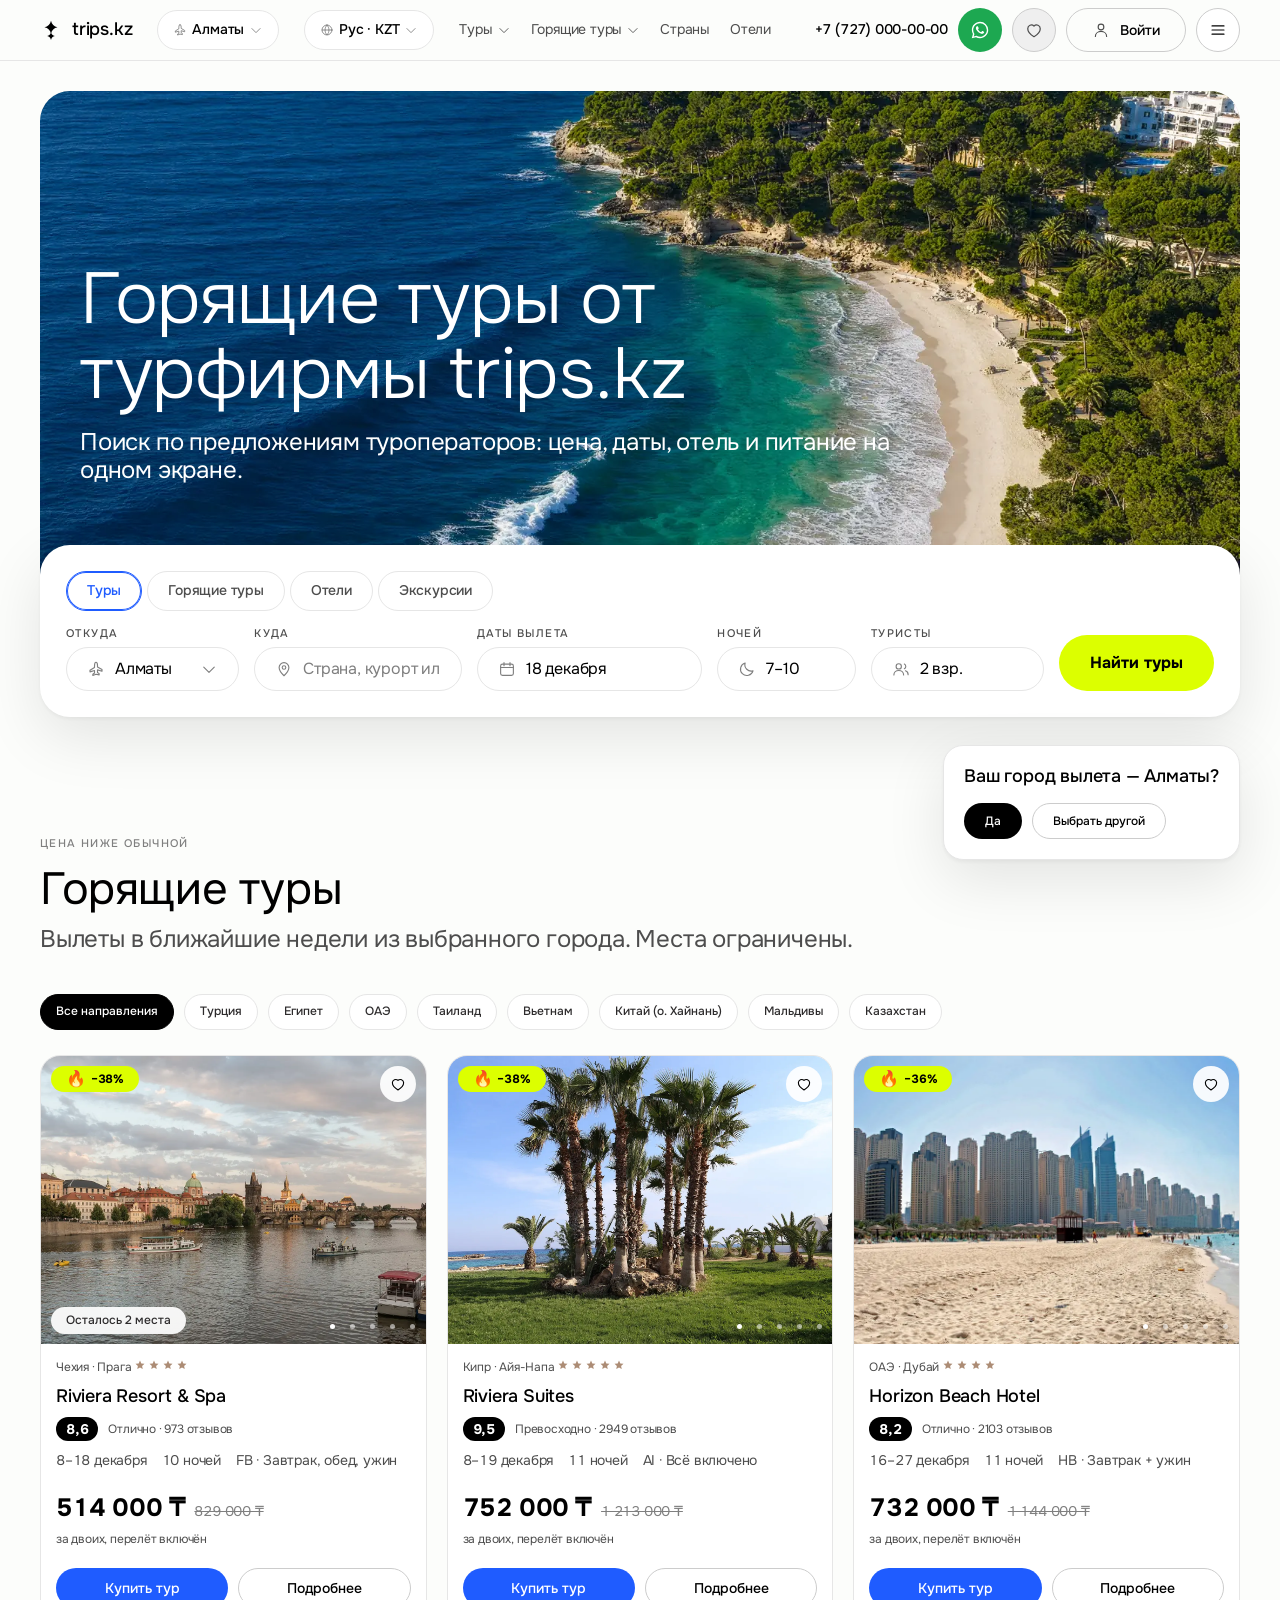
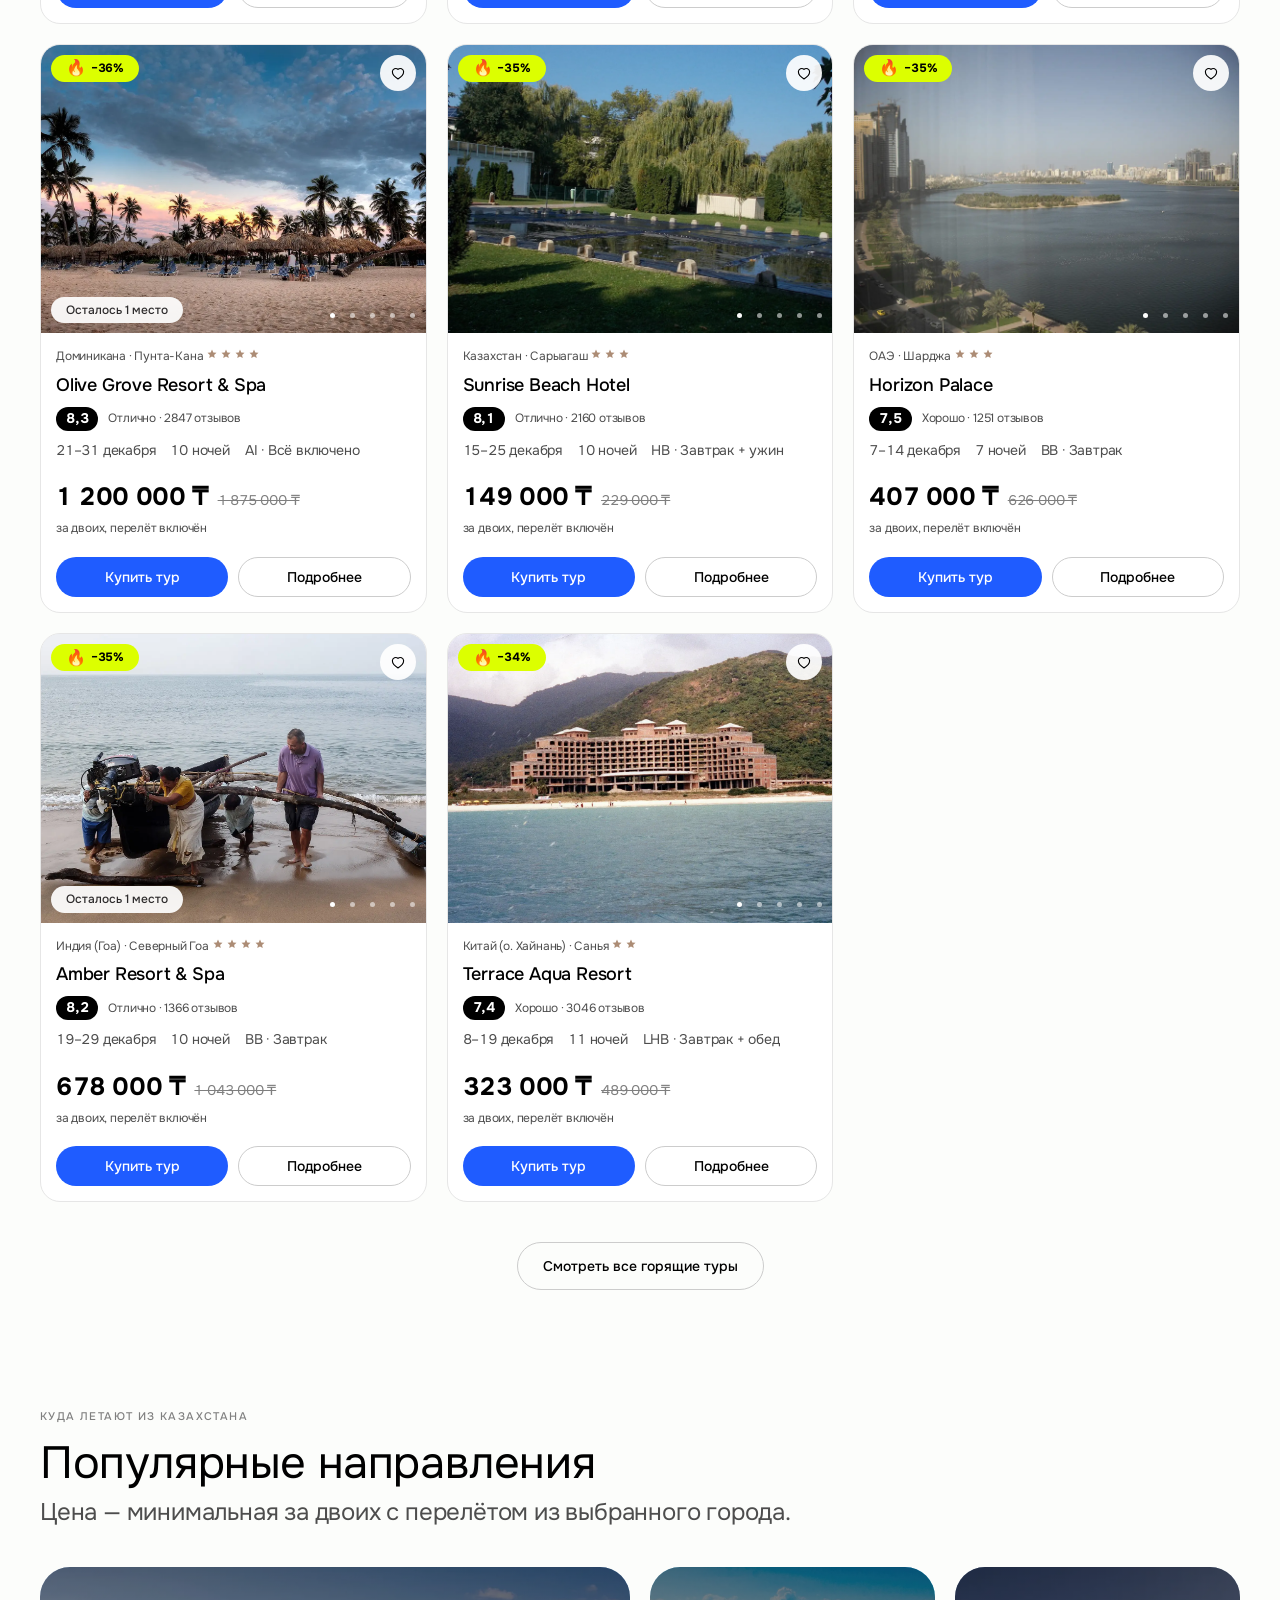
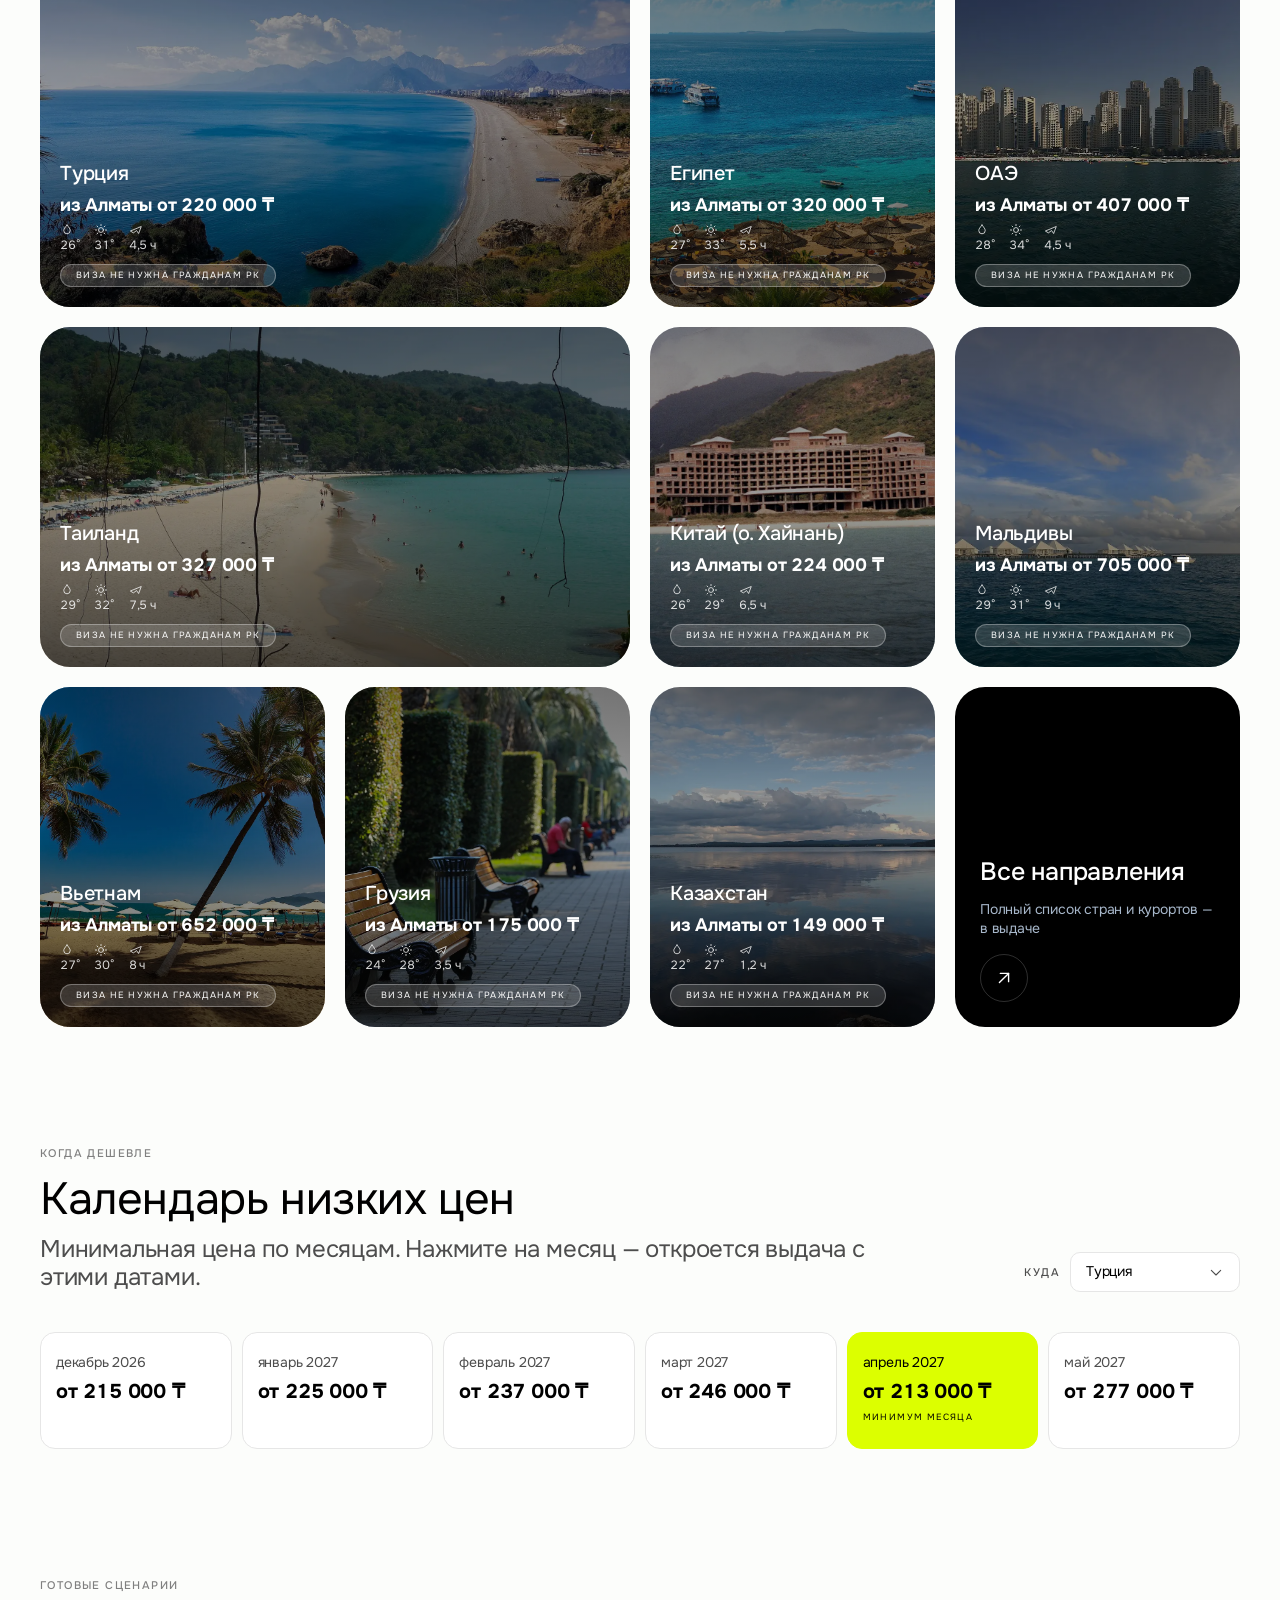
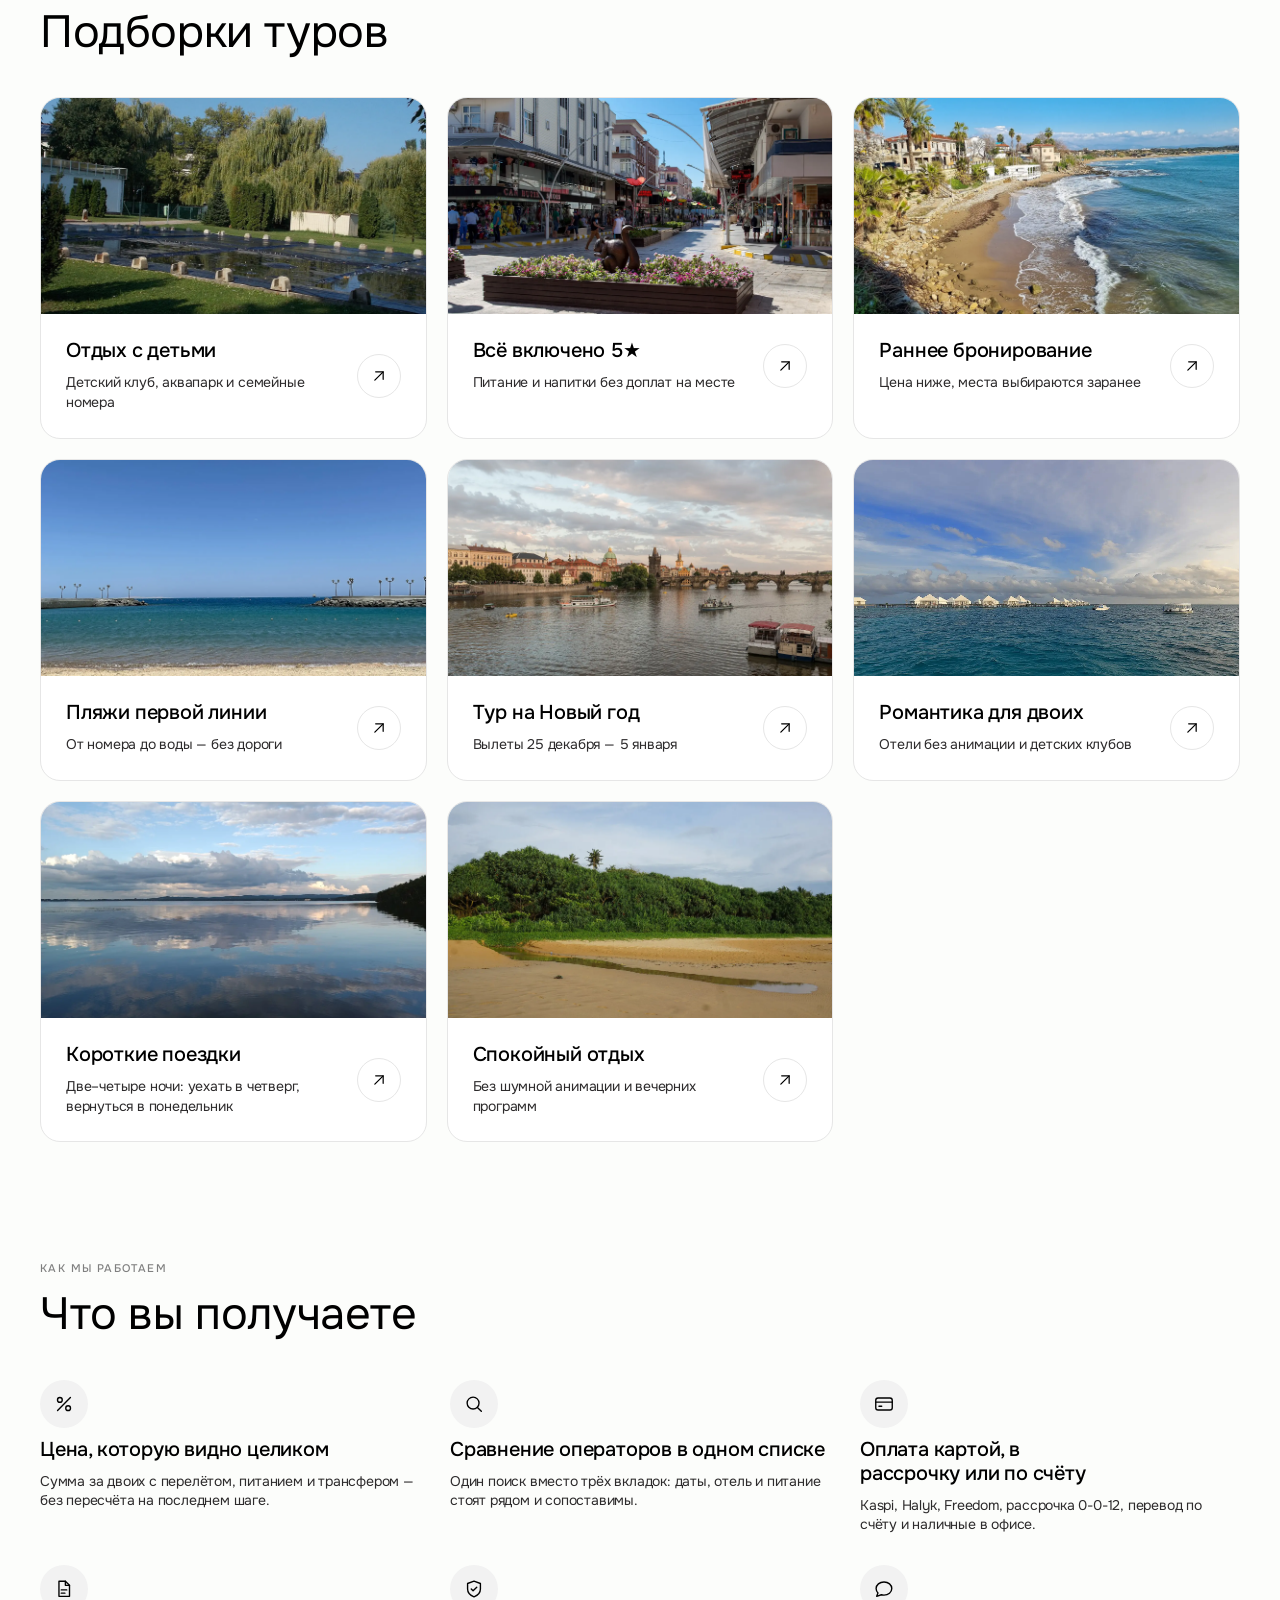
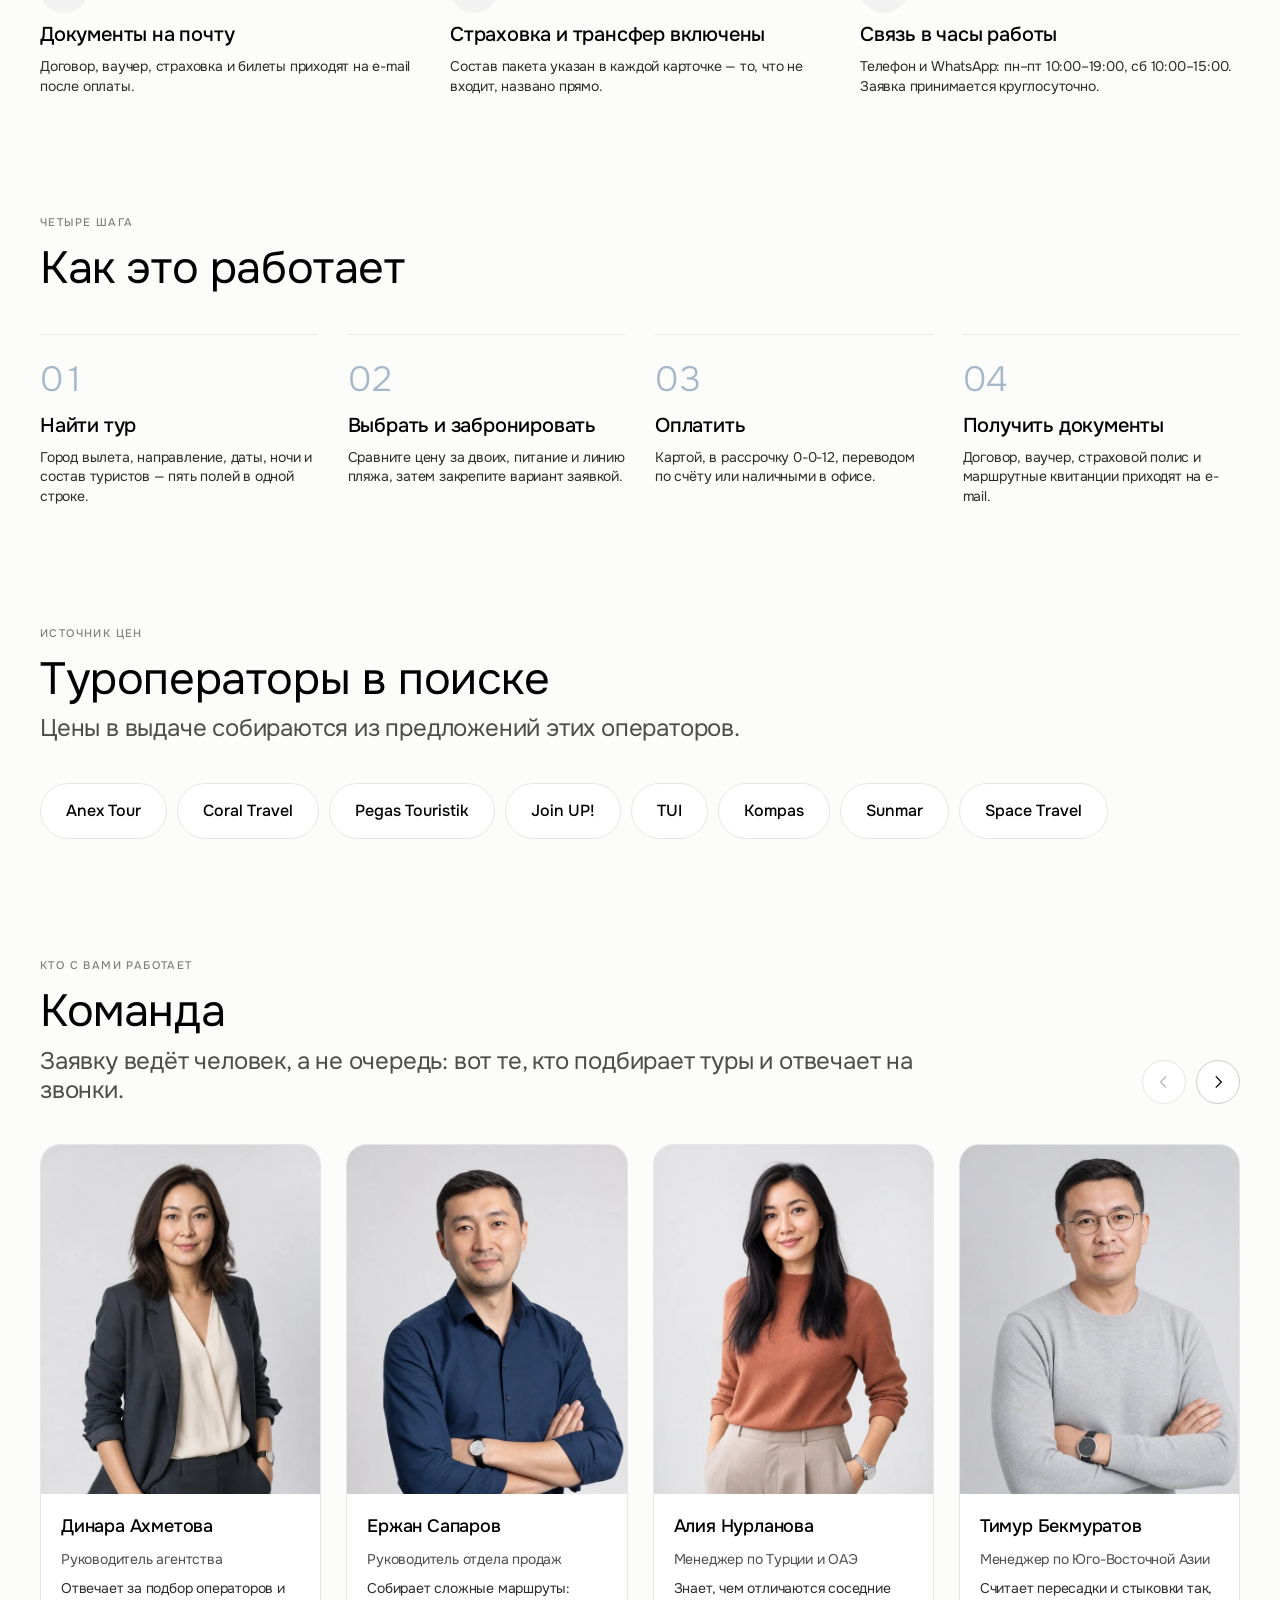
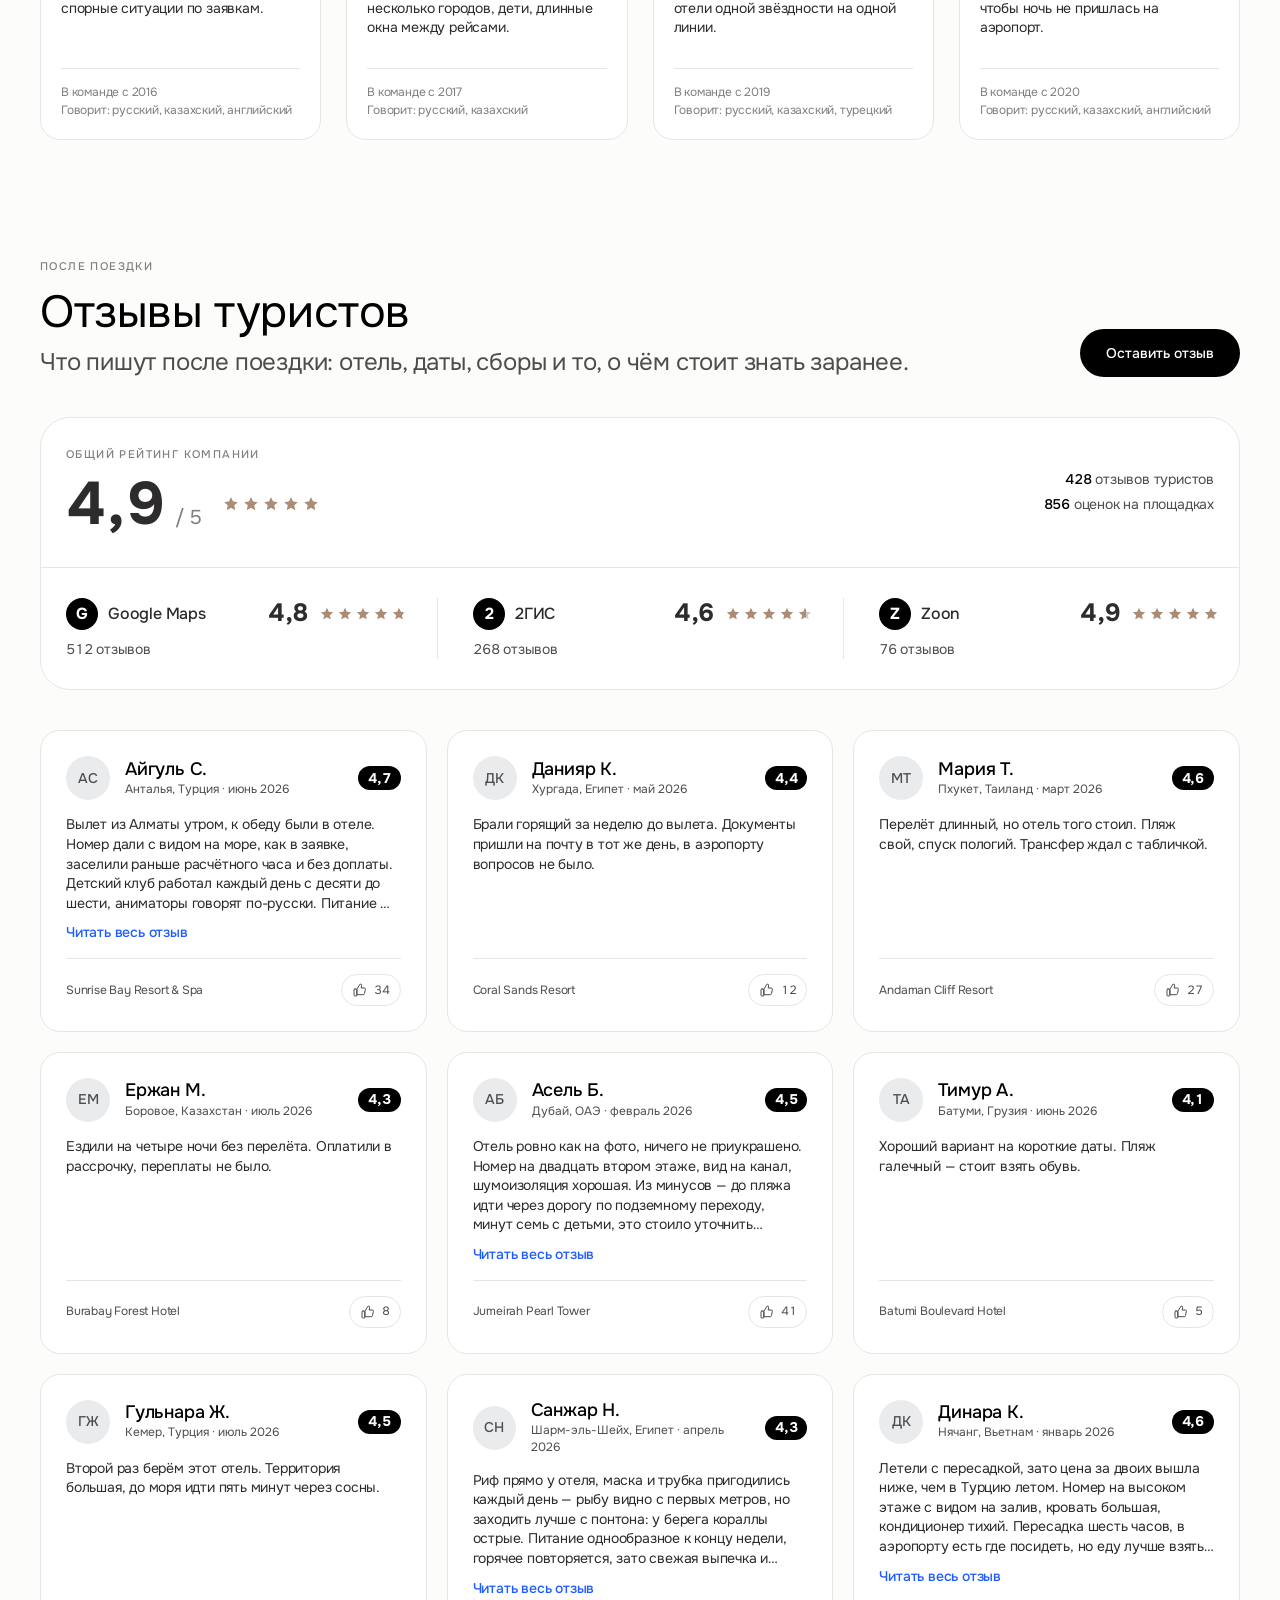
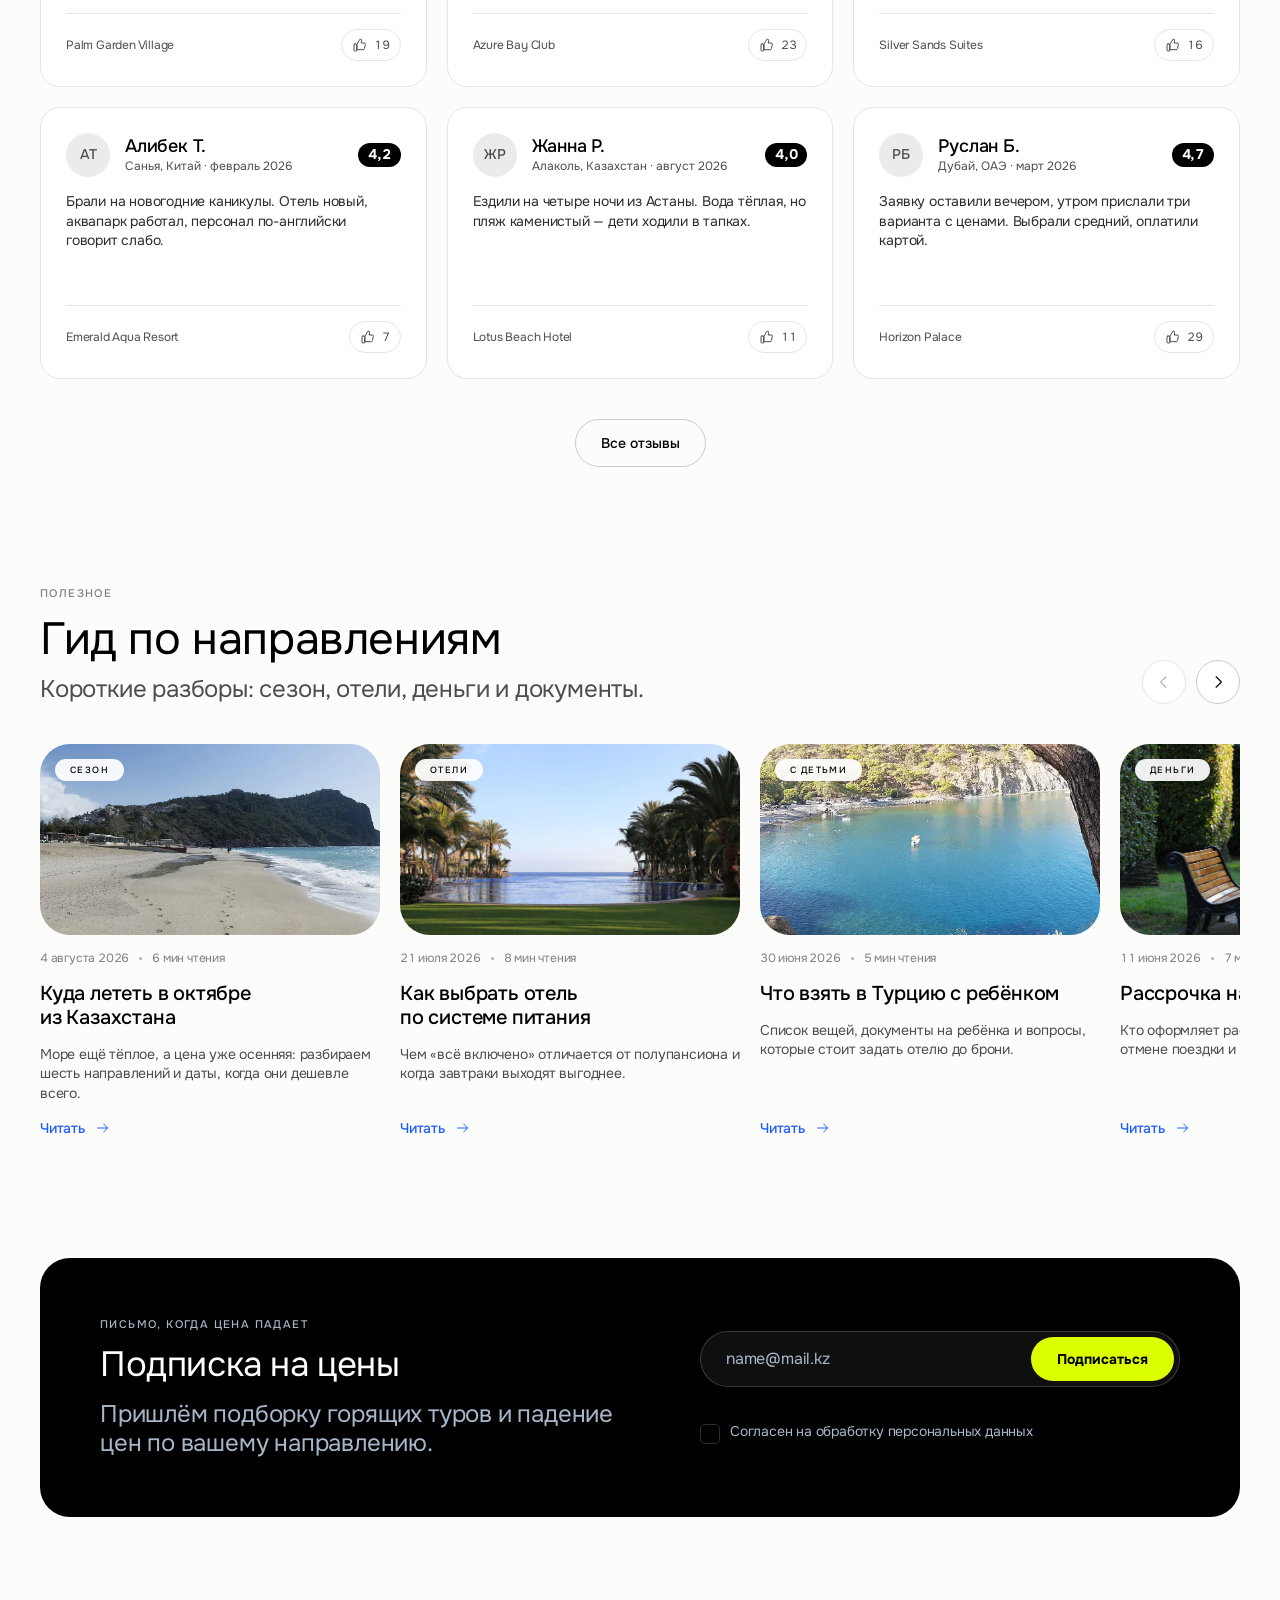
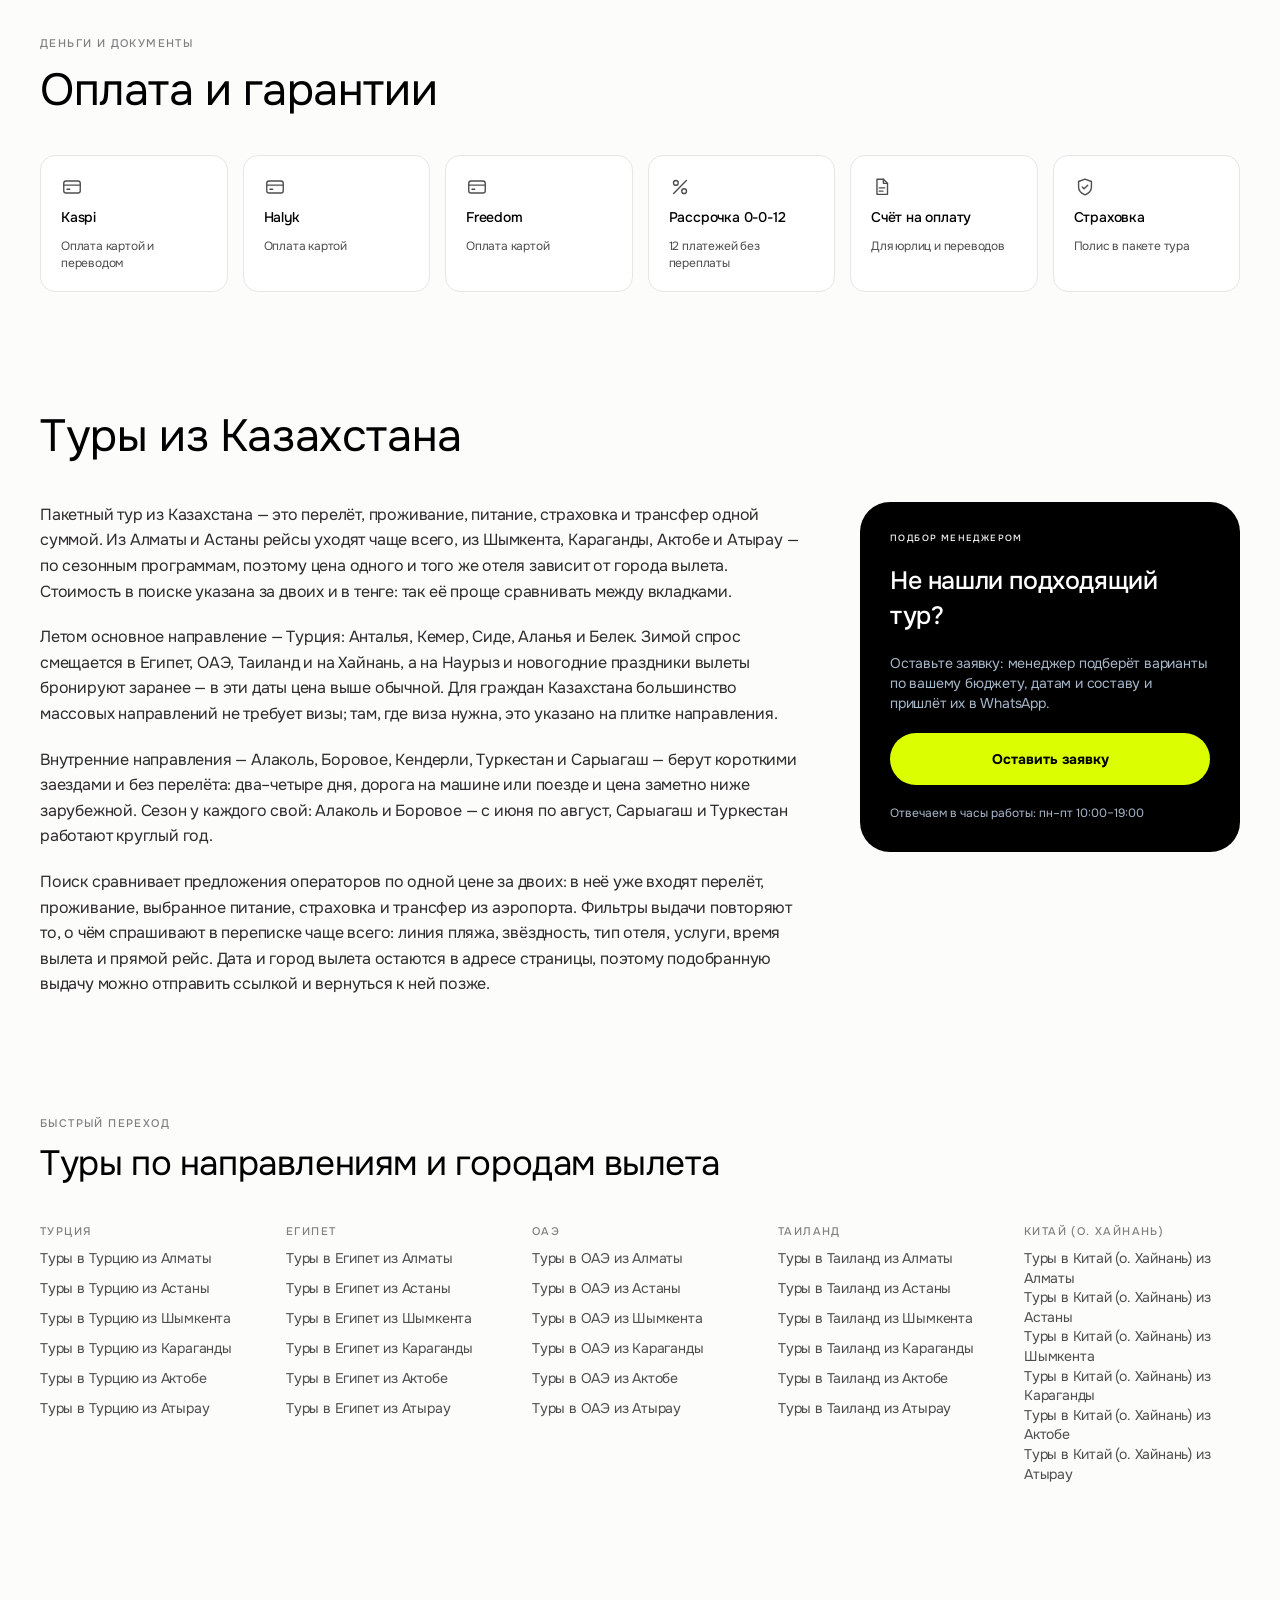
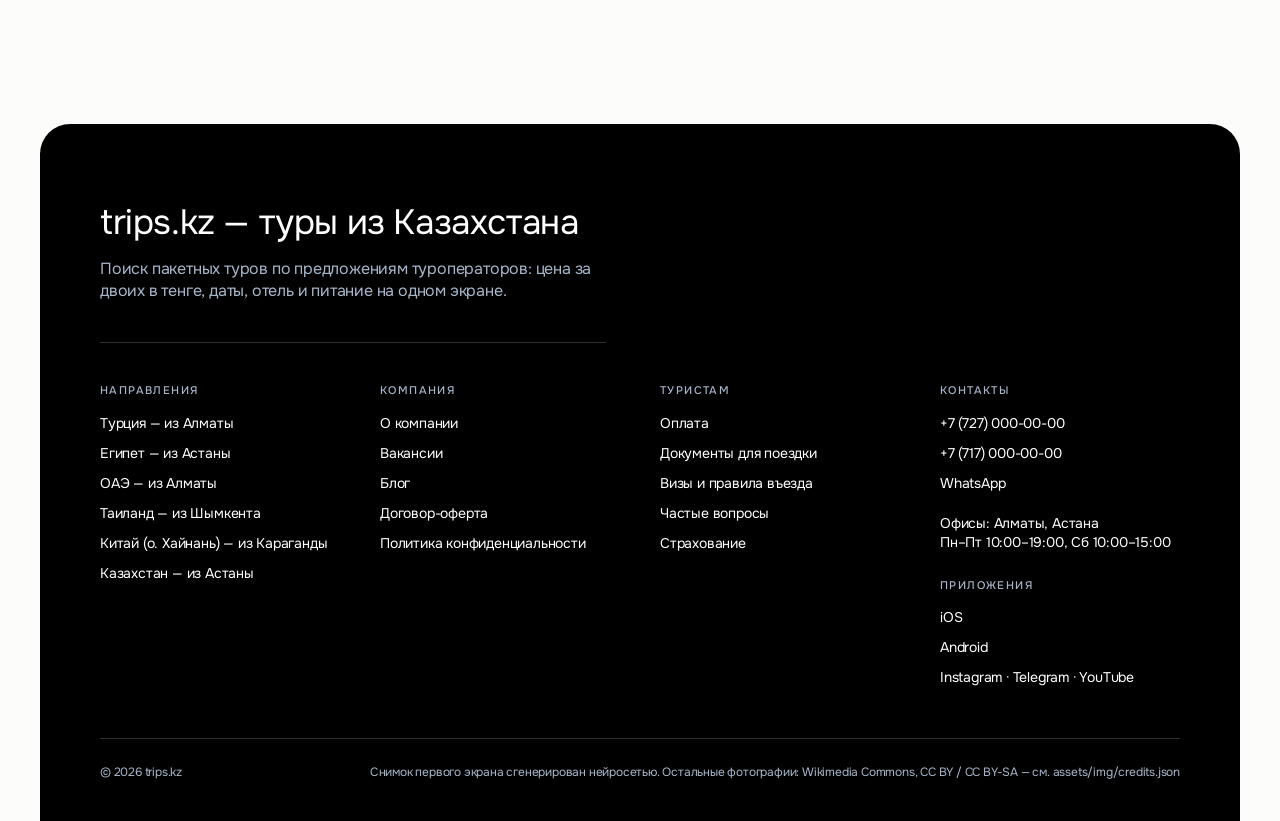
<file: archive/index.html>
<!doctype html>
<html lang="ru">
<head>
<meta charset="utf-8">
<meta name="viewport" content="width=device-width, initial-scale=1">
<title>trips.kz — пакетные туры за рубеж из городов Казахстана</title>
<meta name="description" content="Поиск пакетных туров из Алматы, Астаны, Шымкента и других городов Казахстана: цена за двоих в тенге, даты, отель, питание.">
<link rel="preconnect" href="https://fonts.googleapis.com">
<link rel="preconnect" href="https://fonts.gstatic.com" crossorigin>
<link href="https://fonts.googleapis.com/css2?family=Onest:wght@300;400;500;700&family=Unbounded:wght@700;800&family=JetBrains+Mono:wght@400&display=swap" rel="stylesheet">
<link rel="stylesheet" href="assets/tokens.css">
<link rel="stylesheet" href="assets/base.css">
<link rel="stylesheet" href="assets/components.css">
<link rel="stylesheet" href="assets/pages.css">
</head>
<body class="has-tabbar">
<script src="assets/sprite.js"></script>

<!--
THESIS: Главная турагентства, где спокойная премиальная поверхность несёт плотную торговую
машинерию поиска: воздух принадлежит странице, плотность — товару.
OWN-WORLD: Тёплый off-white #FCFDFB, Onest 300 на крупном кегле, ритм 5px внутри карточек и
120px между секциями; лайм #DCFF00 значит выгоду, синий #1F5CFF — действие, остальное нейтрально.
STORY: Человек из Казахстана вечером сравнивает три вкладки; здесь он за один экран задаёт
город вылета, направление и даты и уходит в выдачу с понятной ценой в тенге.
FIRST VIEWPORT: Фотография во всю ширину с радиусом 30, заголовок в две строки светлым
начертанием, поисковая панель, лежащая на фотографии, и лаймовая кнопка «Найти туры».
Панель обязана уместиться на первом экране целиком на любой высоте окна: высоту задаёт
не фотография, а остаток от --hero-reserve (pages.css, §3).
FORM: пять полей в строку на 1120+, две колонки на планшете и на телефоне; на телефоне
полный состав с вкладками открывается кнопкой «Поиск» нижней панели.
CHROME: шапка — одна строка (логотип, город, разделы, связь, язык·валюта, вход);
на телефоне избранное и профиль живут в нижней панели, а не в шапке.
FINISH: содержимое — демонстрационный набор (см. docs/plan-glavnaya-i-vydacha.md); в вёрстке
пометок об этом нет намеренно — макет показывают как итоговый дизайн.
-->


<!-- Шапка в одну строку. Служебная полоса над ней убрана: город, связь,
     язык с валютой и вход встали в тот же ряд, что логотип и меню, поэтому
     первый экран начинается на 44px выше. График работы ушёл в меню и подвал —
     он нужен раз за визит и не стоит строки в шапке. -->
<header class="site-header">
  <div class="container site-header__inner">
    <a class="brand" href="index.html">
      <svg aria-hidden="true"><use href="#i-mark"></use></svg>
      trips.kz
    </a>

    <div class="field site-header__city" data-city-picker>
      <button class="city-pick" type="button" aria-haspopup="listbox" aria-expanded="false"
              data-i18n-attr="aria-label:top.cityChange" aria-label="Сменить город вылета">
        <svg class="city-pick__plane" aria-hidden="true"><use href="#i-plane-up"></use></svg>
        <span data-city-label>Алматы</span>
        <svg aria-hidden="true"><use href="#i-chev-d"></use></svg>
      </button>
      <div class="pop" role="listbox" aria-label="Город вылета" data-city-list></div>
    </div>

    <!-- Язык и валюта стоят рядом с городом: это три настройки одного рода —
         «откуда я и на каком языке смотрю», и держать их в разных концах
         строки незачем. -->
    <div class="field prefs site-header__wide" data-prefs>
      <button class="city-pick" type="button" aria-haspopup="true" aria-expanded="false"
              data-i18n-attr="aria-label:top.prefs" aria-label="Язык и валюта">
        <svg aria-hidden="true"><use href="#i-globe"></use></svg>
        <span data-prefs-label>Рус · KZT</span>
        <svg aria-hidden="true"><use href="#i-chev-d"></use></svg>
      </button>
      <div class="pop prefs__pop">
        <div class="pop__group">
          <div class="pop__title" data-i18n="top.language">Язык</div>
          <span class="lang lang--block" role="group" aria-label="Язык">
            <button type="button" data-lang="ru" aria-pressed="true">Рус</button>
            <button type="button" data-lang="kk" aria-pressed="false">Қаз</button>
            <button type="button" data-lang="en" aria-pressed="false">Eng</button>
          </span>
        </div>
        <div class="pop__group">
          <div class="pop__title" data-i18n="top.currency">Валюта</div>
          <span class="seg seg--block" role="group" aria-label="Валюта">
            <button type="button" data-cur="KZT" aria-pressed="true">KZT</button>
            <button type="button" data-cur="USD" aria-pressed="false">USD</button>
            <button type="button" data-cur="EUR" aria-pressed="false">EUR</button>
          </span>
        </div>
      </div>
    </div>

    <nav class="nav" aria-label="Основное меню">
      <div class="nav__item">
        <button class="nav__link" type="button">
          <span data-i18n="nav.tours">Туры</span>
          <svg aria-hidden="true"><use href="#i-chev-d"></use></svg>
        </button>
        <div class="nav__panel">
          <div class="nav__col"><h3 data-i18n="nav.fromCity">По городу вылета</h3><div data-nav-cities></div></div>
          <div class="nav__col"><h3 data-i18n="nav.byCountry">По странам</h3><div data-nav-countries></div></div>
        </div>
      </div>
      <div class="nav__item">
        <button class="nav__link" type="button">
          <span data-i18n="nav.hot">Горящие туры</span>
          <svg aria-hidden="true"><use href="#i-chev-d"></use></svg>
        </button>
        <div class="nav__panel">
          <div class="nav__col"><h3 data-i18n="nav.fromCity">По городу вылета</h3><div data-nav-cities></div></div>
          <div class="nav__col"><h3 data-i18n="nav.byCountry">По странам</h3><div data-nav-countries></div></div>
        </div>
      </div>
      <div class="nav__item"><a class="nav__link" href="search.html" data-i18n="nav.countries">Страны</a></div>
      <div class="nav__item"><a class="nav__link" href="search.html?view=grid" data-i18n="nav.hotels">Отели</a></div>
      <!-- Разделы ниже уступают место, когда строка перестаёт вмещать всё:
           полный состав сайта всегда открыт бургером. Экскурсий в строке нет:
           отдельного раздела под них пока не существует, и в шапке пункт вёл
           на заглушку — в меню он остался вместе с остальной картой сайта. -->
      <div class="nav__item nav__item--wide"><a class="nav__link" href="#pay" data-i18n="nav.payment">Оплата</a></div>
      <div class="nav__item nav__item--xwide"><a class="nav__link" href="#" data-demo data-i18n="nav.about">О компании</a></div>
      <div class="nav__item nav__item--xwide"><a class="nav__link" href="#blog" data-i18n="nav.blog">Блог</a></div>
      <div class="nav__item nav__item--xwide"><a class="nav__link" href="#contacts" data-i18n="nav.contacts">Контакты</a></div>
    </nav>

    <div class="site-header__side">
      <a class="topbar__link topbar__phone site-header__phone" href="tel:+77270000000">+7 (727) 000-00-00</a>
      <!-- На телефоне номер сжат до трубки: строкой он не оставлял места городу -->
      <a class="btn-icon site-header__call" href="tel:+77270000000"
         data-i18n-attr="aria-label:top.call;title:top.call" aria-label="Позвонить" title="Позвонить">
        <svg aria-hidden="true"><use href="#i-phone"></use></svg>
      </a>
      <!-- WhatsApp — знаком, а не словом: зелёный кружок читается быстрее строки.
           Стоит на всех ширинах: на телефоне это второй способ связи рядом
           с трубкой, и именно им пишут вечером, когда офис закрыт. -->
      <a class="topbar__wa" href="#" data-demo aria-label="WhatsApp" title="WhatsApp"
         data-i18n-attr="aria-label:top.whatsapp;title:top.whatsapp">
        <svg aria-hidden="true"><use href="#i-whatsapp"></use></svg>
      </a>
      <button class="topbar__icon site-header__wide" type="button" data-favorites-open
              data-i18n-attr="aria-label:top.favorites;title:top.favorites"
              aria-label="Избранное" title="Избранное">
        <svg aria-hidden="true"><use href="#i-heart"></use></svg>
        <span class="topbar__count" data-fav-count></span>
      </button>
      <!-- Лупы в шапке нет: форма поиска стоит первым экраном, а на
           прокрученной странице к ней возвращает «Поиск» нижней панели.
           «Войти» — контурная, а не чёрная: единственная сплошная кнопка
           страницы должна оставаться лаймовой «Найти туры». -->
      <button class="btn btn--ghost site-header__login" type="button" data-profile-open>
        <svg aria-hidden="true"><use href="#i-user"></use></svg>
        <span data-i18n="top.login">Войти</span>
      </button>
      <button class="btn-icon burger" type="button" data-burger aria-label="Меню">
        <svg aria-hidden="true"><use href="#i-list"></use></svg>
      </button>
    </div>
  </div>
</header>

<!-- Меню открывается под шапкой, а не поверх неё: логотип, город, связь и сам
     бургер (он становится крестиком) остаются на месте, поэтому своей строки
     с логотипом и закрытием у меню больше нет. -->
<div class="menu-sheet" data-open="false">
  <!-- Кнопок «Найти туры», «Войти» и «Избранное» наверху меню больше нет:
       все три стоят в нижней панели, откуда до них достаёт большой палец,
       и в меню они только оттягивали первый экран списка вниз. Меню теперь
       открывается тем, ради чего его и открывают, — картой сайта. -->
  <div class="container menu-sheet__list">
    <div class="menu-sheet__grid">
      <div class="menu-sheet__col">
        <h3 data-i18n="menu.search">Поиск туров</h3>
        <a href="search.html" data-i18n="menu.allTours">Все туры</a>
        <a href="search.html?hot=1" data-i18n="nav.hot">Горящие туры</a>
        <a href="search.html?view=grid" data-i18n="nav.hotels">Отели</a>
        <a href="#" data-demo data-i18n="nav.excursions">Экскурсии</a>
        <a href="#collections" data-i18n="menu.collections">Подборки туров</a>
        <a href="#calendar" data-i18n="menu.calendar">Календарь низких цен</a>
      </div>
      <div class="menu-sheet__col">
        <h3 data-i18n="nav.fromCity">По городу вылета</h3>
        <div class="menu-sheet__sub" data-nav-cities></div>
      </div>
      <div class="menu-sheet__col">
        <h3 data-i18n="nav.byCountry">По странам</h3>
        <div class="menu-sheet__sub" data-nav-countries></div>
      </div>
      <div class="menu-sheet__col">
        <h3 data-i18n="foot.tourists">Туристам</h3>
        <a href="#pay" data-i18n="nav.payment">Оплата</a>
        <a href="#" data-demo data-i18n="menu.docs">Документы для поездки</a>
        <a href="#" data-demo data-i18n="menu.visa">Визы и правила въезда</a>
        <a href="#" data-demo data-i18n="menu.insurance">Страхование</a>
        <a href="#" data-demo data-i18n="menu.faq">Частые вопросы</a>
        <a href="#reviews" data-i18n="menu.reviews">Отзывы туристов</a>
      </div>
      <div class="menu-sheet__col">
        <h3 data-i18n="foot.company">Компания</h3>
        <a href="#" data-demo data-i18n="nav.about">О компании</a>
        <a href="#operators" data-i18n="menu.operators">Туроператоры</a>
        <a href="#blog" data-i18n="nav.blog">Блог</a>
        <a href="#" data-demo data-i18n="menu.jobs">Вакансии</a>
        <a href="#" data-demo data-i18n="menu.offer">Договор-оферта</a>
        <a href="#" data-demo data-i18n="menu.privacy">Политика конфиденциальности</a>
      </div>
      <div class="menu-sheet__col">
        <h3 data-i18n="foot.contacts">Контакты</h3>
        <a href="#contacts" data-i18n="menu.offices">Офисы и контакты</a>
        <a href="tel:+77270000000">+7 (727) 000-00-00</a>
        <a href="#" data-demo data-i18n="top.whatsapp">WhatsApp</a>
        <a href="#" data-demo data-i18n="top.callback">Обратный звонок</a>
        <a href="#" data-demo data-i18n="top.favorites">Избранное</a>
        <a href="#" data-demo data-i18n="top.login">Войти</a>
      </div>
    </div>
  </div>

  <!-- Подвал меню: язык, валюта и связь. Настройки стоят там же, где они
       стоят в подвале сайта, — под содержимым, а не перед ним: их меняют
       один раз за визит, а разделы открывают каждый раз. Язык и валюта —
       два одинаковых переключателя без подписей: «Рус Қаз Eng» и «KZT USD
       EUR» называют себя сами, а один компонент на оба держит равную высоту. -->
  <div class="container menu-sheet__foot">
    <div class="menu-sheet__switches">
      <span class="seg seg--tap seg--block" role="group"
            data-i18n-attr="aria-label:top.language" aria-label="Язык">
        <button type="button" data-lang="ru" aria-pressed="true">Рус</button>
        <button type="button" data-lang="kk" aria-pressed="false">Қаз</button>
        <button type="button" data-lang="en" aria-pressed="false">Eng</button>
      </span>
      <span class="seg seg--tap seg--block" role="group"
            data-i18n-attr="aria-label:top.currency" aria-label="Валюта">
        <button type="button" data-cur="KZT" aria-pressed="true">KZT</button>
        <button type="button" data-cur="USD" aria-pressed="false">USD</button>
        <button type="button" data-cur="EUR" aria-pressed="false">EUR</button>
      </span>
    </div>
    <div class="menu-sheet__contact">
      <a class="menu-sheet__tel" href="tel:+77270000000">
        <svg aria-hidden="true"><use href="#i-phone"></use></svg>
        +7 (727) 000-00-00
      </a>
      <span class="menu-sheet__hours" data-i18n="top.hours">Пн–Пт 10:00–19:00, Сб 10:00–15:00</span>
    </div>
  </div>
</div>

<main>
  <!-- 4.2 Первый экран и поисковая форма -->
  <section class="hero">
    <div class="container">
      <div class="hero__media">
        <!-- Кадр отдаётся тремя размерами: 4K для больших экранов, 2560 для
             обычных и 1600 для телефона. Один файл на все ширины означал бы
             либо 600 КБ на мобильном интернете, либо мыло на 27 дюймах. -->
        <img src="../assets/img/hero-blue-2560.webp"
             srcset="../assets/img/hero-blue-1600.webp 1600w,
                     ../assets/img/hero-blue-2560.webp 2560w,
                     ../assets/img/hero-blue-3840.webp 3840w"
             sizes="100vw" width="2560" height="1440"
             alt="Побережье с высоты: густо-синее море с волнами и белой пеной, изумрудное мелководье, белый песок и сосны на склоне"
             fetchpriority="high" decoding="async">
        <!-- Затемняющей заливки на кадре больше нет: снимок стоит чистым,
             как фотография. Белый текст держится на нём за счёт самого кадра —
             левый нижний угол у него тёмно-синий. -->
        <!-- Надзаголовка здесь нет намеренно: над h1 он забирал строку первого
             экрана, а то же самое сказано на плитках направлений ниже. -->
        <div class="hero__text">
          <h1 class="t-display" data-i18n="hero.h1">Горящие туры от турфирмы trips.kz</h1>
          <!-- Подзаголовок написан дважды, а не обрезан многоточием: на 360px
               длинная формулировка уходит в четыре строки и съедает кадр,
               а «…» посреди фразы на первом экране читается как недоделка. -->
          <p class="t-lead hero__lead--full" data-i18n="hero.lead">Поиск по предложениям туроператоров: цена, даты, отель и питание на одном экране.</p>
          <p class="t-lead hero__lead--short" data-i18n="hero.leadShort">Цена, даты, отель и питание — на одном экране.</p>
        </div>
      </div>

      <!-- Форма живёт здесь, а на телефоне переезжает в шторку по кнопке
           «Поиск» нижней панели и возвращается обратно: узел один, поэтому
           введённые город, даты и состав не теряются. -->
      <div class="hero__panel" data-search-host>
        <form class="search search--over-media" id="search-form" novalidate></form>
      </div>
    </div>
  </section>

  <!-- 4.3 Горящие туры -->
  <section class="section" id="hot">
    <div class="container">
      <div class="section__head">
        <div>
          <div class="t-caps section__eyebrow" data-i18n="sec.hot.eyebrow">Цена ниже обычной</div>
          <h2 class="t-h2" data-i18n="sec.hot.title">Горящие туры</h2>
          <p class="t-lead" data-i18n="sec.hot.lead">Вылеты в ближайшие недели из выбранного города. Места ограничены.</p>
        </div>
      </div>
      <div class="row row--slider" data-hot-tabs></div>
      <div class="cards" data-hot-list></div>
      <!-- «Смотреть все» стоит под витриной, а не над ней: ссылка в шапке
           предлагала уйти в выдачу раньше, чем человек увидел хоть одну
           карточку. Приём тот же, что в отзывах ниже. -->
      <div class="section__more">
        <a class="btn btn--ghost" href="search.html?hot=1" data-i18n="sec.hot.all">Смотреть все горящие туры</a>
      </div>
    </div>
  </section>

  <!-- 4.4 Популярные направления -->
  <section class="section">
    <div class="container">
      <div class="section__head">
        <div>
          <div class="t-caps section__eyebrow" data-i18n="sec.dest.eyebrow">Куда летают из Казахстана</div>
          <h2 class="t-h2" data-i18n="sec.dest.title">Популярные направления</h2>
          <p class="t-lead" data-i18n="sec.dest.lead">Цена — минимальная за двоих с перелётом из выбранного города.</p>
        </div>
        <!-- Ссылки «Все направления» в шапке нет намеренно: тот же переход
             стоит последней плиткой в сетке — там, где сетка кончается. -->
      </div>
      <div class="tiles" data-tiles></div>
    </div>
  </section>

  <!-- 4.5 Календарь низких цен -->
  <section class="section" id="calendar">
    <div class="container">
      <div class="section__head">
        <div>
          <div class="t-caps section__eyebrow" data-i18n="sec.cal.eyebrow">Когда дешевле</div>
          <h2 class="t-h2" data-i18n="sec.cal.title">Календарь низких цен</h2>
          <p class="t-lead" data-i18n="sec.cal.lead">Минимальная цена по месяцам. Нажмите на месяц — откроется выдача с этими датами.</p>
        </div>
        <div class="section__tools">
          <label class="t-caps" for="months-country" data-i18n="f.to">Куда</label>
          <select class="select" id="months-country" data-months-country></select>
        </div>
      </div>
      <div class="months" data-months data-country="tr"></div>
    </div>
  </section>

  <!-- 4.6 Подборки туров -->
  <section class="section" id="collections">
    <div class="container">
      <div class="section__head">
        <div>
          <div class="t-caps section__eyebrow" data-i18n="sec.coll.eyebrow">Готовые сценарии</div>
          <h2 class="t-h2" data-i18n="sec.coll.title">Подборки туров</h2>
        </div>
      </div>
      <div class="cards" data-collections></div>
    </div>
  </section>

  <!-- 4.7 Что вы получаете. Непроверяемые обещания сюда не ставятся: PRODUCT.md -->
  <section class="section">
    <div class="container">
      <div class="section__head">
        <div>
          <div class="t-caps section__eyebrow" data-i18n="sec.why.eyebrow">Как мы работаем</div>
          <h2 class="t-h2" data-i18n="sec.why.title">Что вы получаете</h2>
        </div>
      </div>
      <div class="why">
        <div class="why__item reveal">
          <span class="why__icon"><svg aria-hidden="true"><use href="#i-percent"></use></svg></span>
          <h3 class="t-h5">Цена, которую видно целиком</h3>
          <p class="t-body-s">Сумма за двоих с перелётом, питанием и трансфером — без пересчёта на последнем шаге.</p>
        </div>
        <div class="why__item reveal">
          <span class="why__icon"><svg aria-hidden="true"><use href="#i-search"></use></svg></span>
          <h3 class="t-h5">Сравнение операторов в одном списке</h3>
          <p class="t-body-s">Один поиск вместо трёх вкладок: даты, отель и питание стоят рядом и сопоставимы.</p>
        </div>
        <div class="why__item reveal">
          <span class="why__icon"><svg aria-hidden="true"><use href="#i-card"></use></svg></span>
          <h3 class="t-h5">Оплата картой, в рассрочку или по счёту</h3>
          <p class="t-body-s">Kaspi, Halyk, Freedom, рассрочка 0-0-12, перевод по счёту и наличные в офисе.</p>
        </div>
        <div class="why__item reveal">
          <span class="why__icon"><svg aria-hidden="true"><use href="#i-doc"></use></svg></span>
          <h3 class="t-h5">Документы на почту</h3>
          <p class="t-body-s">Договор, ваучер, страховка и билеты приходят на e-mail после оплаты.</p>
        </div>
        <div class="why__item reveal">
          <span class="why__icon"><svg aria-hidden="true"><use href="#i-shield"></use></svg></span>
          <h3 class="t-h5">Страховка и трансфер включены</h3>
          <p class="t-body-s">Состав пакета указан в каждой карточке — то, что не входит, названо прямо.</p>
        </div>
        <div class="why__item reveal">
          <span class="why__icon"><svg aria-hidden="true"><use href="#i-chat"></use></svg></span>
          <h3 class="t-h5">Связь в часы работы</h3>
          <p class="t-body-s">Телефон и WhatsApp: пн–пт 10:00–19:00, сб 10:00–15:00. Заявка принимается круглосуточно.</p>
        </div>
      </div>
    </div>
  </section>

  <!-- 4.8 Как это работает -->
  <section class="section">
    <div class="container">
      <div class="section__head">
        <div>
          <div class="t-caps section__eyebrow" data-i18n="sec.how.eyebrow">Четыре шага</div>
          <h2 class="t-h2" data-i18n="sec.how.title">Как это работает</h2>
        </div>
      </div>
      <div class="steps">
        <div class="step reveal"><span class="step__num">01</span><h3 class="t-h5">Найти тур</h3>
          <p class="t-body-s">Город вылета, направление, даты, ночи и состав туристов — пять полей в одной строке.</p></div>
        <div class="step reveal"><span class="step__num">02</span><h3 class="t-h5">Выбрать и забронировать</h3>
          <p class="t-body-s">Сравните цену за двоих, питание и линию пляжа, затем закрепите вариант заявкой.</p></div>
        <div class="step reveal"><span class="step__num">03</span><h3 class="t-h5">Оплатить</h3>
          <p class="t-body-s">Картой, в рассрочку 0-0-12, переводом по счёту или наличными в офисе.</p></div>
        <div class="step reveal"><span class="step__num">04</span><h3 class="t-h5">Получить документы</h3>
          <p class="t-body-s">Договор, ваучер, страховой полис и маршрутные квитанции приходят на e-mail.</p></div>
      </div>
    </div>
  </section>

  <!-- 4.9 Туроператоры -->
  <section class="section" id="operators">
    <div class="container">
      <div class="section__head">
        <div>
          <div class="t-caps section__eyebrow" data-i18n="sec.op.eyebrow">Источник цен</div>
          <h2 class="t-h2" data-i18n="sec.op.title">Туроператоры в поиске</h2>
          <p class="t-lead" data-i18n="sec.op.lead">Цены в выдаче собираются из предложений этих операторов.</p>
        </div>
      </div>
      <div class="operators">
        <span class="operator">Anex Tour</span>
        <span class="operator">Coral Travel</span>
        <span class="operator">Pegas Touristik</span>
        <span class="operator">Join UP!</span>
        <span class="operator">TUI</span>
        <span class="operator">Kompas</span>
        <span class="operator">Sunmar</span>
        <span class="operator">Space Travel</span>
      </div>
    </div>
  </section>

  <!-- 4.9а Команда. Стоит между операторами и отзывами намеренно: сверху —
       с кем агентство работает, здесь — кто работает с вами, ниже — что об
       этом говорят. Одна цепочка доверия, а не три отдельные врезки. -->
  <section class="section" id="team">
    <div class="container">
      <div class="section__head">
        <div>
          <div class="t-caps section__eyebrow" data-i18n="sec.team.eyebrow">Кто с вами работает</div>
          <h2 class="t-h2" data-i18n="sec.team.title">Команда</h2>
          <p class="t-lead" data-i18n="sec.team.lead">Заявку ведёт человек, а не очередь: вот те, кто подбирает туры и отвечает на звонки.</p>
        </div>
        <div class="rail-nav" data-rail-nav="team">
          <button class="btn-icon" type="button" data-rail-prev
                  data-i18n-attr="aria-label:a11y.prev" aria-label="Предыдущий">
            <svg aria-hidden="true"><use href="#i-chev-l"></use></svg>
          </button>
          <button class="btn-icon" type="button" data-rail-next
                  data-i18n-attr="aria-label:a11y.next" aria-label="Следующий">
            <svg aria-hidden="true"><use href="#i-chev-r"></use></svg>
          </button>
        </div>
      </div>
      <div class="team" data-team></div>
    </div>
  </section>

  <!-- 4.10 Отзывы: рейтинг, счётчики, внешние площадки и форма отзыва -->
  <section class="section" id="reviews">
    <div class="container">
      <div class="section__head">
        <div>
          <div class="t-caps section__eyebrow" data-i18n="sec.rev.eyebrow">После поездки</div>
          <h2 class="t-h2" data-i18n="sec.rev.title">Отзывы туристов</h2>
          <p class="t-lead" data-i18n="sec.rev.lead">Что пишут после поездки: отель, даты, сборы и то, о чём стоит знать заранее.</p>
        </div>
        <div class="section__tools">
          <button class="btn btn--primary" type="button" data-review-open data-i18n="rev.leave">Оставить отзыв</button>
        </div>
      </div>

      <div class="rev-summary" data-rev-summary></div>
      <div class="reviews-grid" data-reviews></div>
      <!-- «Все отзывы» стоит там, где заканчивается чтение, а не над ним:
           ссылку наверху нажимали, не прочитав ни одного отзыва -->
      <div class="section__more">
        <a class="btn btn--ghost" href="#" data-demo data-i18n="sec.rev.all">Все отзывы</a>
      </div>
    </div>
  </section>

  <!-- 4.11 Блог: лента с мини-описанием под каждой карточкой -->
  <section class="section" id="blog">
    <div class="container">
      <div class="section__head">
        <div>
          <div class="t-caps section__eyebrow" data-i18n="sec.blog.eyebrow">Полезное</div>
          <h2 class="t-h2" data-i18n="sec.blog.title">Гид по направлениям</h2>
          <p class="t-lead" data-i18n="sec.blog.lead">Короткие разборы: сезон, отели, деньги и документы.</p>
        </div>
        <div class="rail-nav" data-rail-nav="articles">
          <button class="btn-icon" type="button" data-rail-prev
                  data-i18n-attr="aria-label:a11y.prev" aria-label="Предыдущий">
            <svg aria-hidden="true"><use href="#i-chev-l"></use></svg>
          </button>
          <button class="btn-icon" type="button" data-rail-next
                  data-i18n-attr="aria-label:a11y.next" aria-label="Следующий">
            <svg aria-hidden="true"><use href="#i-chev-r"></use></svg>
          </button>
        </div>
      </div>
      <div class="rail" data-articles></div>
    </div>
  </section>

  <!-- 4.12 Подписка на цены -->
  <section class="section">
    <div class="container">
      <!-- Подписка — чёрная плашка того же строя, что заявка и футер: одно
           поле и одна кнопка в строку, остальное уходит под неё -->
      <div class="subscribe u-inverse reveal">
        <div class="subscribe__text">
          <span class="t-caps subscribe__eyebrow" data-i18n="foot.subEyebrow">Письмо, когда цена падает</span>
          <h2 class="t-h3" data-i18n="foot.subTitle">Подписка на цены</h2>
          <p class="t-lead" data-i18n="foot.subLead">Пришлём подборку горящих туров и падение цен по вашему направлению.</p>
        </div>
        <form class="subscribe__form field" data-subscribe novalidate>
          <label class="u-visually-hidden" for="sub-mail" data-i18n="foot.subPlaceholder">Электронная почта</label>
          <span class="subscribe__row">
            <input class="field__input" id="sub-mail" type="email" data-sub-mail
                   placeholder="name@mail.kz" autocomplete="email">
            <button class="btn btn--lime" type="submit" data-i18n="foot.subBtn">Подписаться</button>
          </span>
          <span class="field__hint" data-sub-hint role="status"></span>
          <label class="check">
            <input type="checkbox" data-sub-agree>
            <span class="check__box"><svg aria-hidden="true"><use href="#i-check"></use></svg></span>
            <span data-i18n="foot.subAgree">Согласен на обработку персональных данных</span>
          </label>
        </form>
      </div>
    </div>
  </section>

  <!-- 4.13 Оплата и гарантии -->
  <section class="section" id="pay">
    <div class="container">
      <div class="section__head">
        <div>
          <div class="t-caps section__eyebrow" data-i18n="sec.pay.eyebrow">Деньги и документы</div>
          <h2 class="t-h2" data-i18n="sec.pay.title">Оплата и гарантии</h2>
        </div>
      </div>
      <div class="pay-grid">
        <div class="pay-tile"><svg aria-hidden="true"><use href="#i-card"></use></svg><b>Kaspi</b><span>Оплата картой и переводом</span></div>
        <div class="pay-tile"><svg aria-hidden="true"><use href="#i-card"></use></svg><b>Halyk</b><span>Оплата картой</span></div>
        <div class="pay-tile"><svg aria-hidden="true"><use href="#i-card"></use></svg><b>Freedom</b><span>Оплата картой</span></div>
        <div class="pay-tile"><svg aria-hidden="true"><use href="#i-percent"></use></svg><b>Рассрочка 0-0-12</b><span>12 платежей без переплаты</span></div>
        <div class="pay-tile"><svg aria-hidden="true"><use href="#i-doc"></use></svg><b>Счёт на оплату</b><span>Для юрлиц и переводов</span></div>
        <div class="pay-tile"><svg aria-hidden="true"><use href="#i-shield"></use></svg><b>Страховка</b><span>Полис в пакете тура</span></div>
      </div>
    </div>
  </section>

  <!-- 4.14 SEO-блок -->
  <section class="section section--last">
    <div class="container">
      <div class="section__head">
        <div>
          <h2 class="t-h2" data-i18n="sec.seo.title">Туры из Казахстана</h2>
        </div>
      </div>
      <div class="seo-layout">
        <div>
          <p class="t-long">Пакетный тур из Казахстана — это перелёт, проживание, питание, страховка и трансфер одной суммой. Из Алматы и Астаны рейсы уходят чаще всего, из Шымкента, Караганды, Актобе и Атырау — по сезонным программам, поэтому цена одного и того же отеля зависит от города вылета. Стоимость в поиске указана за двоих и в тенге: так её проще сравнивать между вкладками.</p>
          <p class="t-long" style="margin-top: var(--s-4)">Летом основное направление — Турция: Анталья, Кемер, Сиде, Аланья и Белек. Зимой спрос смещается в Египет, ОАЭ, Таиланд и на Хайнань, а на Наурыз и новогодние праздники вылеты бронируют заранее — в эти даты цена выше обычной. Для граждан Казахстана большинство массовых направлений не требует визы; там, где виза нужна, это указано на плитке направления.</p>
          <p class="t-long" style="margin-top: var(--s-4)">Внутренние направления — Алаколь, Боровое, Кендерли, Туркестан и Сарыагаш — берут короткими заездами и без перелёта: два–четыре дня, дорога на машине или поезде и цена заметно ниже зарубежной. Сезон у каждого свой: Алаколь и Боровое — с июня по август, Сарыагаш и Туркестан работают круглый год.</p>
          <p class="t-long" style="margin-top: var(--s-4)">Поиск сравнивает предложения операторов по одной цене за двоих: в неё уже входят перелёт, проживание, выбранное питание, страховка и трансфер из аэропорта. Фильтры выдачи повторяют то, о чём спрашивают в переписке чаще всего: линия пляжа, звёздность, тип отеля, услуги, время вылета и прямой рейс. Дата и город вылета остаются в адресе страницы, поэтому подобранную выдачу можно отправить ссылкой и вернуться к ней позже.</p>
        </div>

        <!-- Заявка едет вместе с текстом: длинный текст читают долго -->
        <aside class="promo-aside u-inverse">
          <span class="promo-aside__mark" data-i18n="promo.mark">Подбор менеджером</span>
          <h3 data-i18n="promo.title">Не нашли подходящий тур?</h3>
          <p data-i18n="promo.text">Оставьте заявку: менеджер подберёт варианты по вашему бюджету, датам и составу и пришлёт их в WhatsApp.</p>
          <button class="btn btn--lime btn--block" type="button" data-lead-open data-i18n="promo.btn">Оставить заявку</button>
          <span class="t-meta" data-i18n="promo.note">Отвечаем в часы работы: пн–пт 10:00–19:00</span>
        </aside>
      </div>
      <!-- Перелинковка: страна × город вылета -->
      <div class="section__head" style="margin-top: var(--s-24)">
        <div>
          <div class="t-caps section__eyebrow" data-i18n="sec.links.eyebrow">Быстрый переход</div>
          <h2 class="t-h3" data-i18n="sec.links.title">Туры по направлениям и городам вылета</h2>
        </div>
      </div>
      <!-- На телефоне список раскрывается по кнопке: пять стран по шесть
           городов — это тридцать ссылок подряд перед футером -->
      <div class="seo-links" data-seo-links></div>
      <div class="seo-links__more">
        <button class="btn btn--ghost btn--block" type="button" data-seo-more
                aria-expanded="false" data-i18n="seo.more">Показать ещё</button>
      </div>
    </div>
  </section>
</main>

<!-- 4.15 Футер: чёрный блок, закрывающий страницу -->
<footer class="site-footer" id="contacts">
  <div class="container">
    <div class="site-footer__panel">
      <!-- Подвал начинался сразу со столбцов ссылок и читался как техническая
           сноска. Заголовок называет, чей это сайт и что здесь ищут. -->
      <div class="site-footer__head">
        <h2 class="t-h3" data-i18n="foot.title">trips.kz — туры из Казахстана</h2>
        <p data-i18n="foot.lead">Поиск пакетных туров по предложениям туроператоров: цена за двоих в тенге, даты, отель и питание на одном экране.</p>
      </div>
      <div class="site-footer__cols">
        <div>
          <h3 data-i18n="foot.dest">Направления</h3>
          <ul data-footer-dest></ul>
        </div>
        <div>
          <h3 data-i18n="foot.company">Компания</h3>
          <ul>
            <li><a href="#" data-demo data-i18n="nav.about">О компании</a></li>
            <li><a href="#" data-demo>Вакансии</a></li>
            <li><a href="#blog" data-i18n="nav.blog">Блог</a></li>
            <li><a href="#" data-demo>Договор-оферта</a></li>
            <li><a href="#" data-demo>Политика конфиденциальности</a></li>
          </ul>
        </div>
        <div>
          <h3 data-i18n="foot.tourists">Туристам</h3>
          <ul>
            <li><a href="#pay" data-i18n="nav.payment">Оплата</a></li>
            <li><a href="#" data-demo>Документы для поездки</a></li>
            <li><a href="#" data-demo>Визы и правила въезда</a></li>
            <li><a href="#" data-demo>Частые вопросы</a></li>
            <li><a href="#" data-demo>Страхование</a></li>
          </ul>
        </div>
        <div>
          <h3 data-i18n="foot.contacts">Контакты</h3>
          <address style="font-style: normal">
            <a href="tel:+77270000000">+7 (727) 000-00-00</a>
            <a href="tel:+77170000000">+7 (717) 000-00-00</a>
            <a href="#" data-demo data-i18n="top.whatsapp">WhatsApp</a>
            <span class="t-body-s" style="display:block; margin-top: var(--s-2)">Офисы: Алматы, Астана</span>
            <span class="t-body-s" style="display:block" data-i18n="top.hours">Пн–Пт 10:00–19:00, Сб 10:00–15:00</span>
          </address>
          <h3 style="margin-top: var(--s-5)" data-i18n="foot.apps">Приложения</h3>
          <ul>
            <li><a href="#" data-demo>iOS</a></li>
            <li><a href="#" data-demo>Android</a></li>
            <li><a href="#" data-demo>Instagram · Telegram · YouTube</a></li>
          </ul>
        </div>
      </div>

      <div class="site-footer__legal">
        <span data-i18n="foot.rights">© 2026 trips.kz</span>
        <span>Снимок первого экрана сгенерирован нейросетью. Остальные фотографии: Wikimedia Commons, CC BY / CC BY-SA — см. assets/img/credits.json</span>
      </div>
    </div>
  </div>
</footer>

<!-- Нижняя панель телефона: пять действий, к которым возвращаются на любом
     экране страницы. Профиль и избранное стоят здесь, а не в шапке, — большой
     палец достаёт до низа, а шапка освободилась под город и связь. -->
<nav class="tabbar" aria-label="Быстрые действия">
  <a class="tabbar__item is-active" href="index.html" aria-current="page">
    <span class="tabbar__ico"><svg aria-hidden="true"><use href="#i-home"></use></svg></span>
    <span data-i18n="bar.home">Главное</span>
  </a>
  <button class="tabbar__item" type="button" data-chat-open>
    <span class="tabbar__ico"><svg aria-hidden="true"><use href="#i-chat"></use></svg></span>
    <span data-i18n="bar.chat">Чат</span>
  </button>
  <button class="tabbar__item tabbar__item--accent" type="button" data-search-open>
    <span class="tabbar__ico"><svg aria-hidden="true"><use href="#i-search"></use></svg></span>
    <span data-i18n="bar.search">Поиск</span>
  </button>
  <button class="tabbar__item" type="button" data-favorites-open>
    <span class="tabbar__ico">
      <svg aria-hidden="true"><use href="#i-heart"></use></svg>
      <span class="tabbar__count" data-fav-count></span>
    </span>
    <span data-i18n="bar.fav">Избранное</span>
  </button>
  <button class="tabbar__item" type="button" data-profile-open>
    <span class="tabbar__ico"><svg aria-hidden="true"><use href="#i-user"></use></svg></span>
    <span data-i18n="bar.profile">Профиль</span>
  </button>
</nav>

<!-- Шторка поиска: сюда переезжает форма первого экрана целиком -->
<div class="sheet sheet--search" data-search-sheet data-open="false">
  <div class="sheet__scrim" data-search-close></div>
  <div class="sheet__panel" role="dialog" aria-modal="true"
       data-i18n-attr="aria-label:f.search" aria-label="Найти туры">
    <div class="sheet__head">
      <b class="t-h6" data-i18n="f.search">Найти туры</b>
      <button class="btn-icon" type="button" data-search-close
              data-i18n-attr="aria-label:nav.close" aria-label="Закрыть">
        <svg aria-hidden="true"><use href="#i-close"></use></svg>
      </button>
    </div>
    <div class="sheet__body" data-search-sheet-body></div>
  </div>
</div>

<!-- 1.1 Определение города при первом заходе -->
<aside class="city-prompt" data-open="false" aria-live="polite">
  <p class="t-h6" data-city-q>Ваш город вылета — Алматы?</p>
  <div class="city-prompt__row">
    <button class="btn btn--primary btn--sm" type="button" data-city-yes data-i18n="city.yes">Да</button>
    <button class="btn btn--ghost btn--sm" type="button" data-city-other data-i18n="city.no">Выбрать другой</button>
  </div>
</aside>

<div class="toasts" aria-live="polite"></div>

<script src="assets/i18n.js"></script>
<script src="assets/format.js"></script>
<script src="assets/data.js"></script>
<script src="assets/app.js"></script>
<script src="assets/home.js"></script>
</body>
</html>
</file>
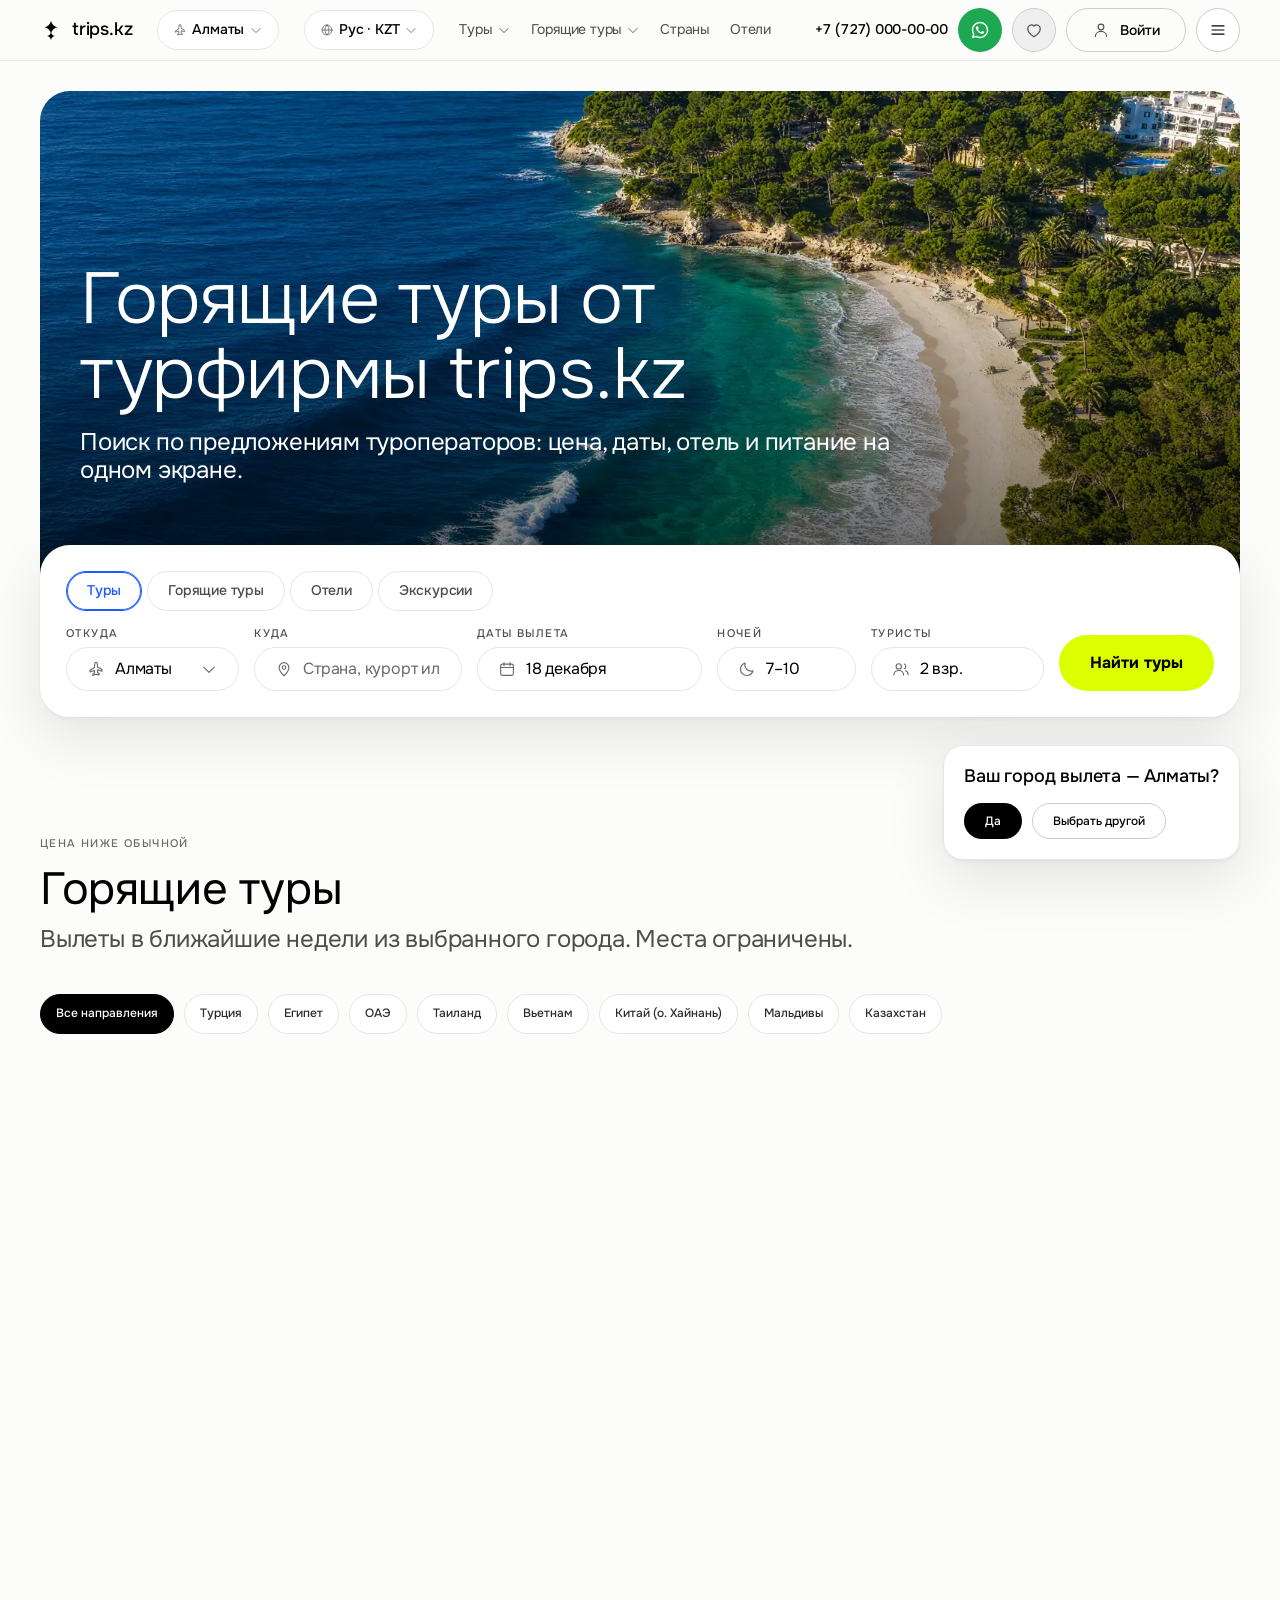
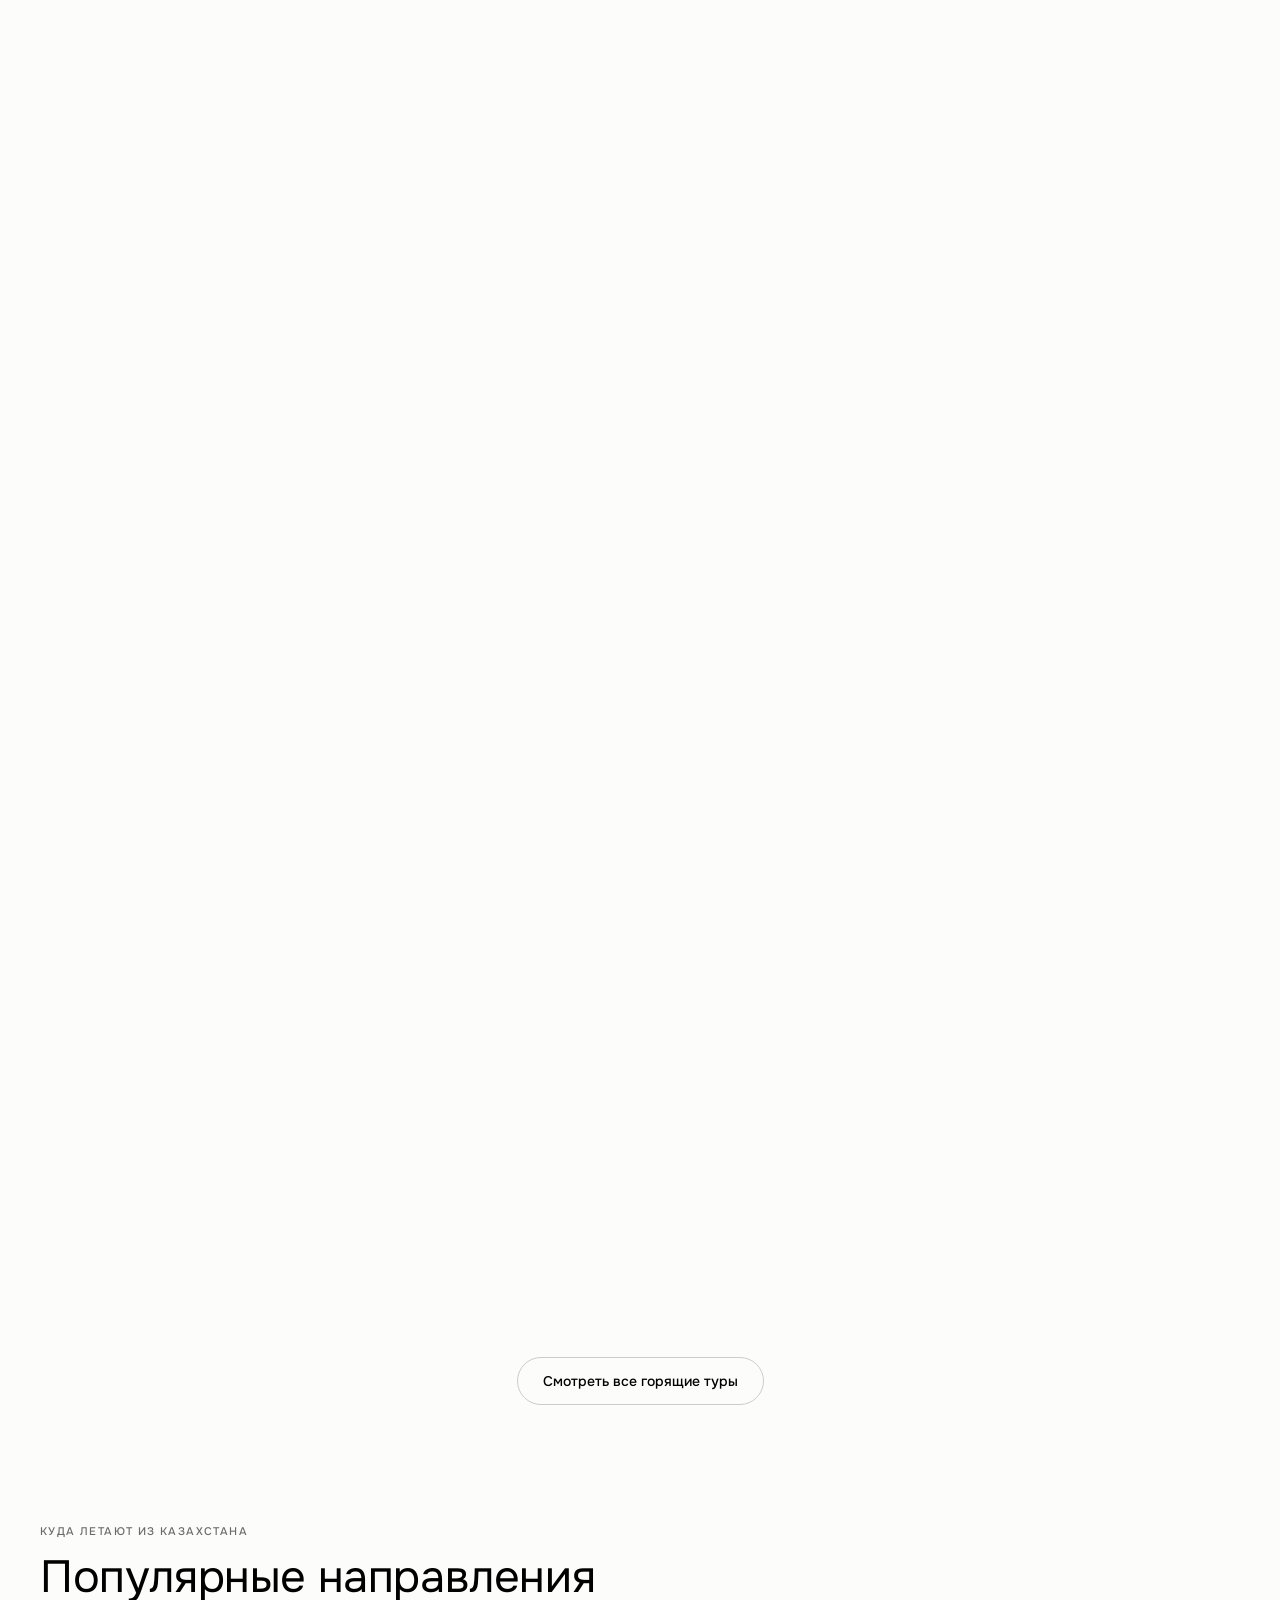
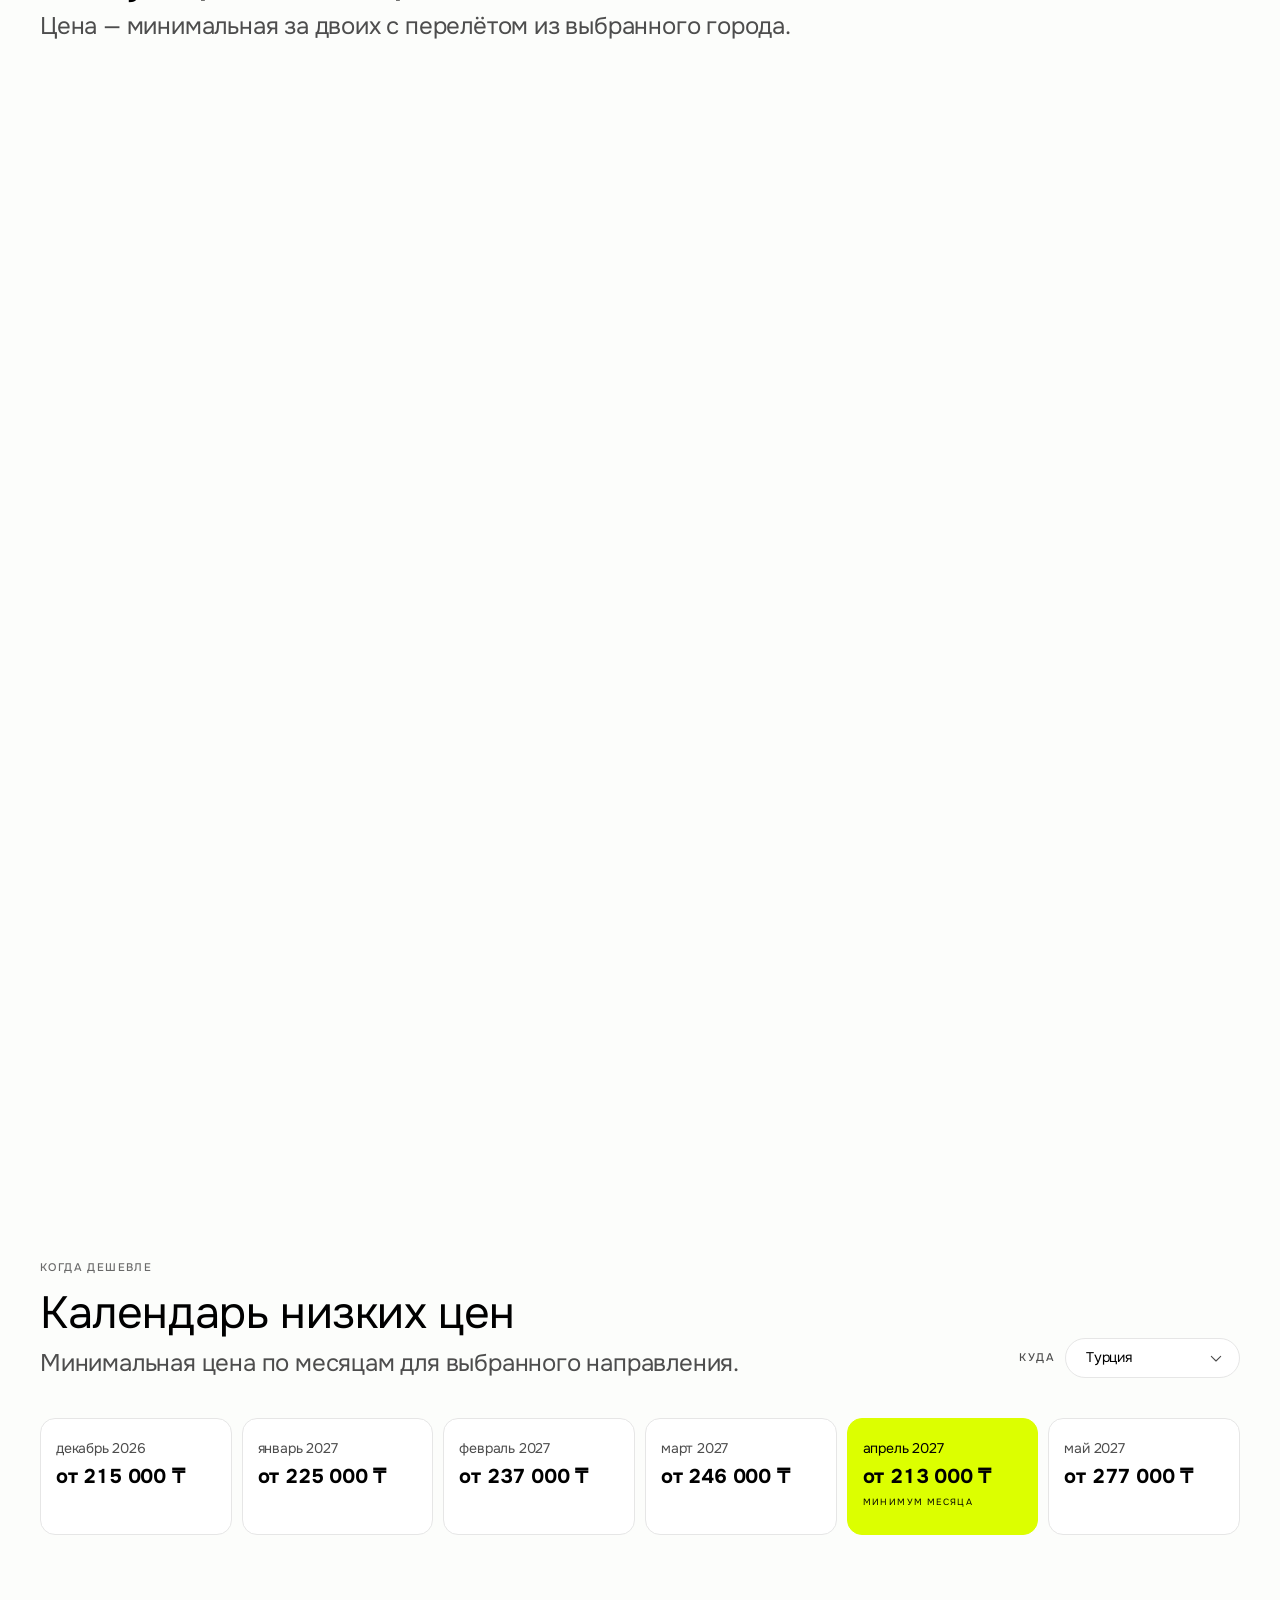
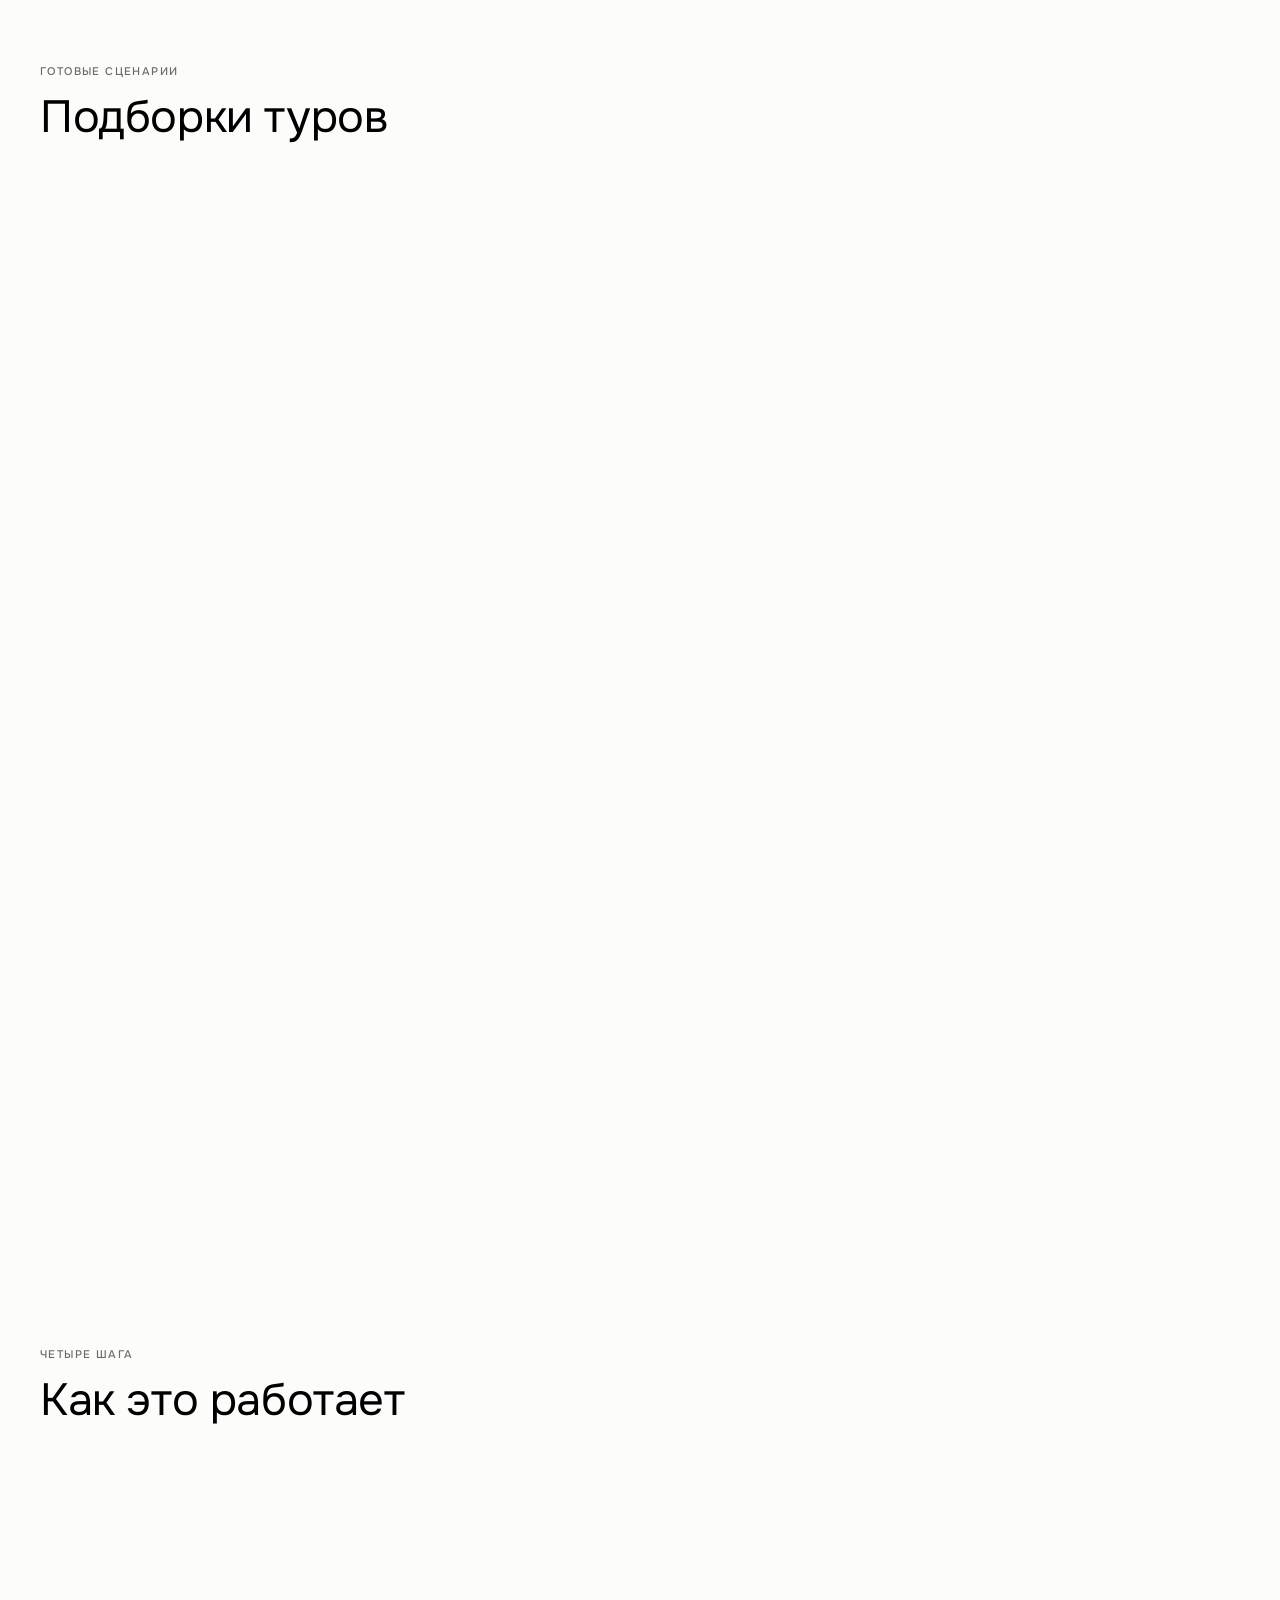
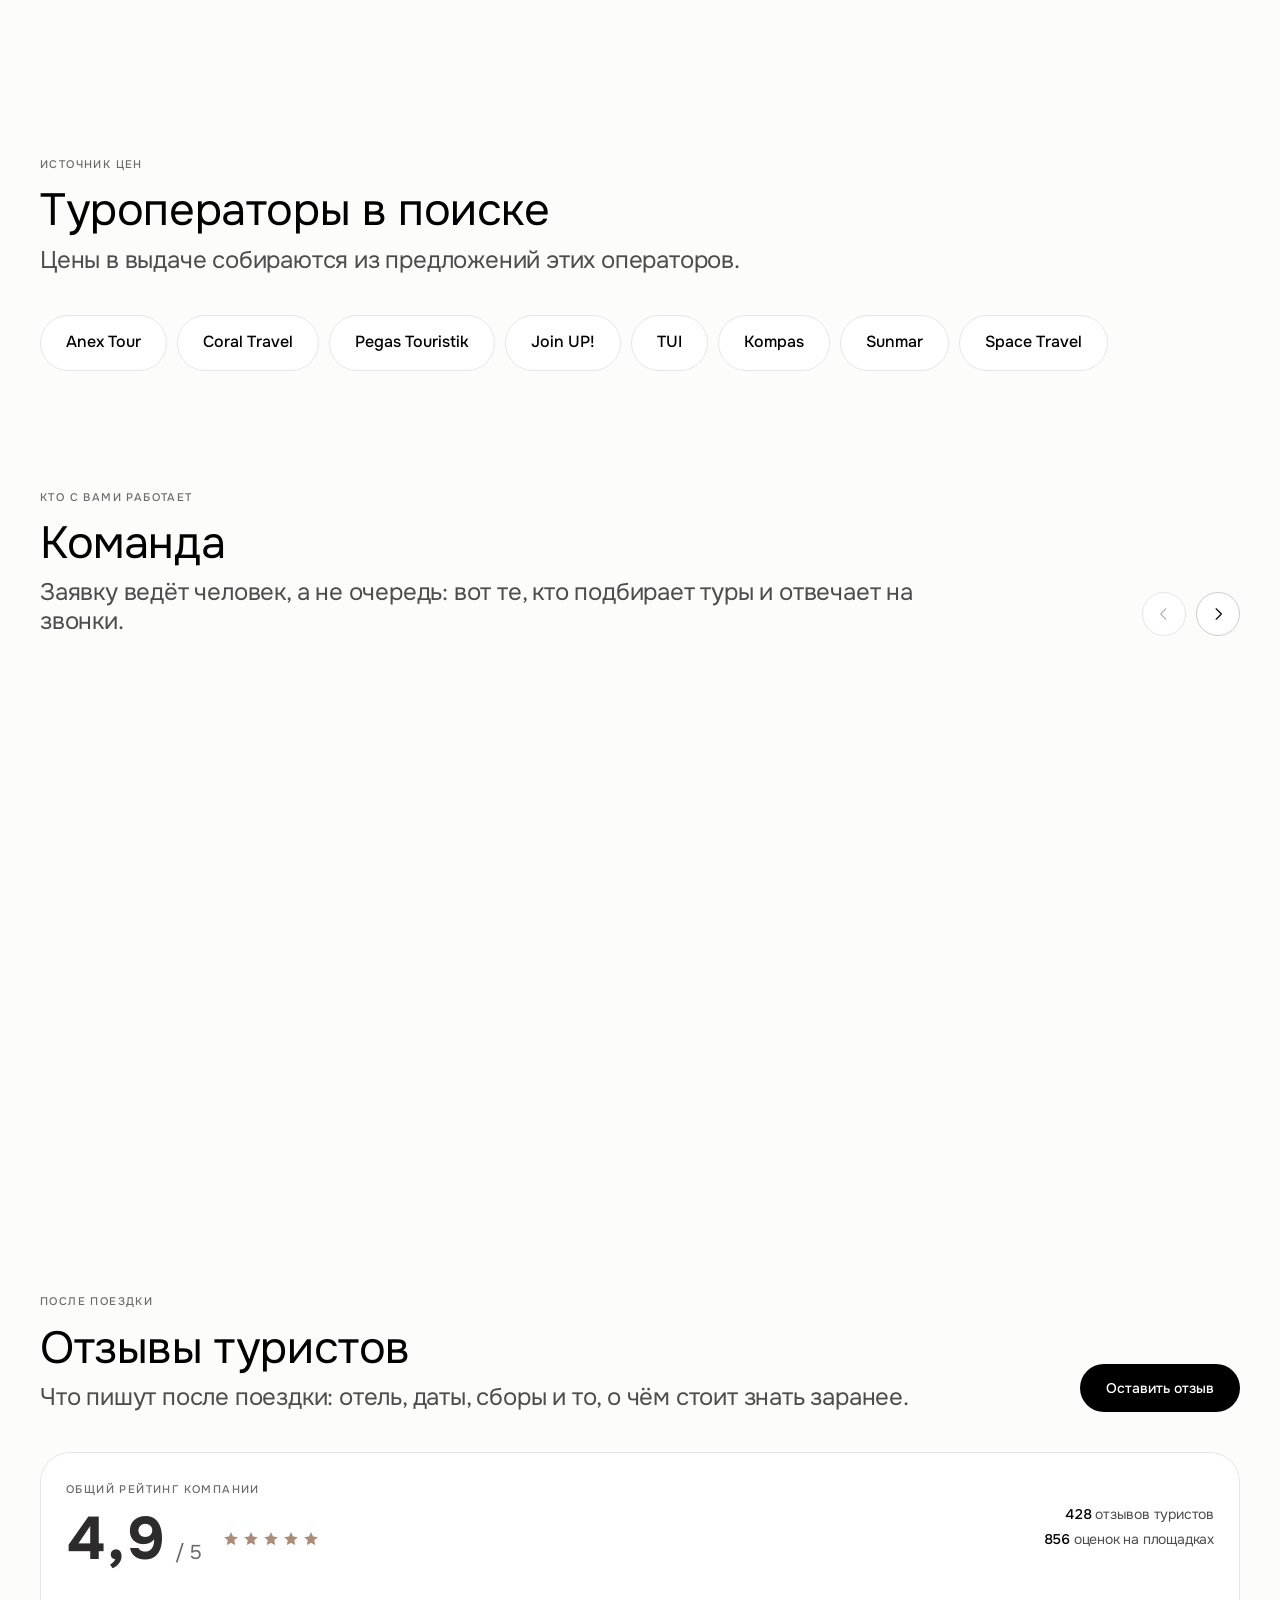
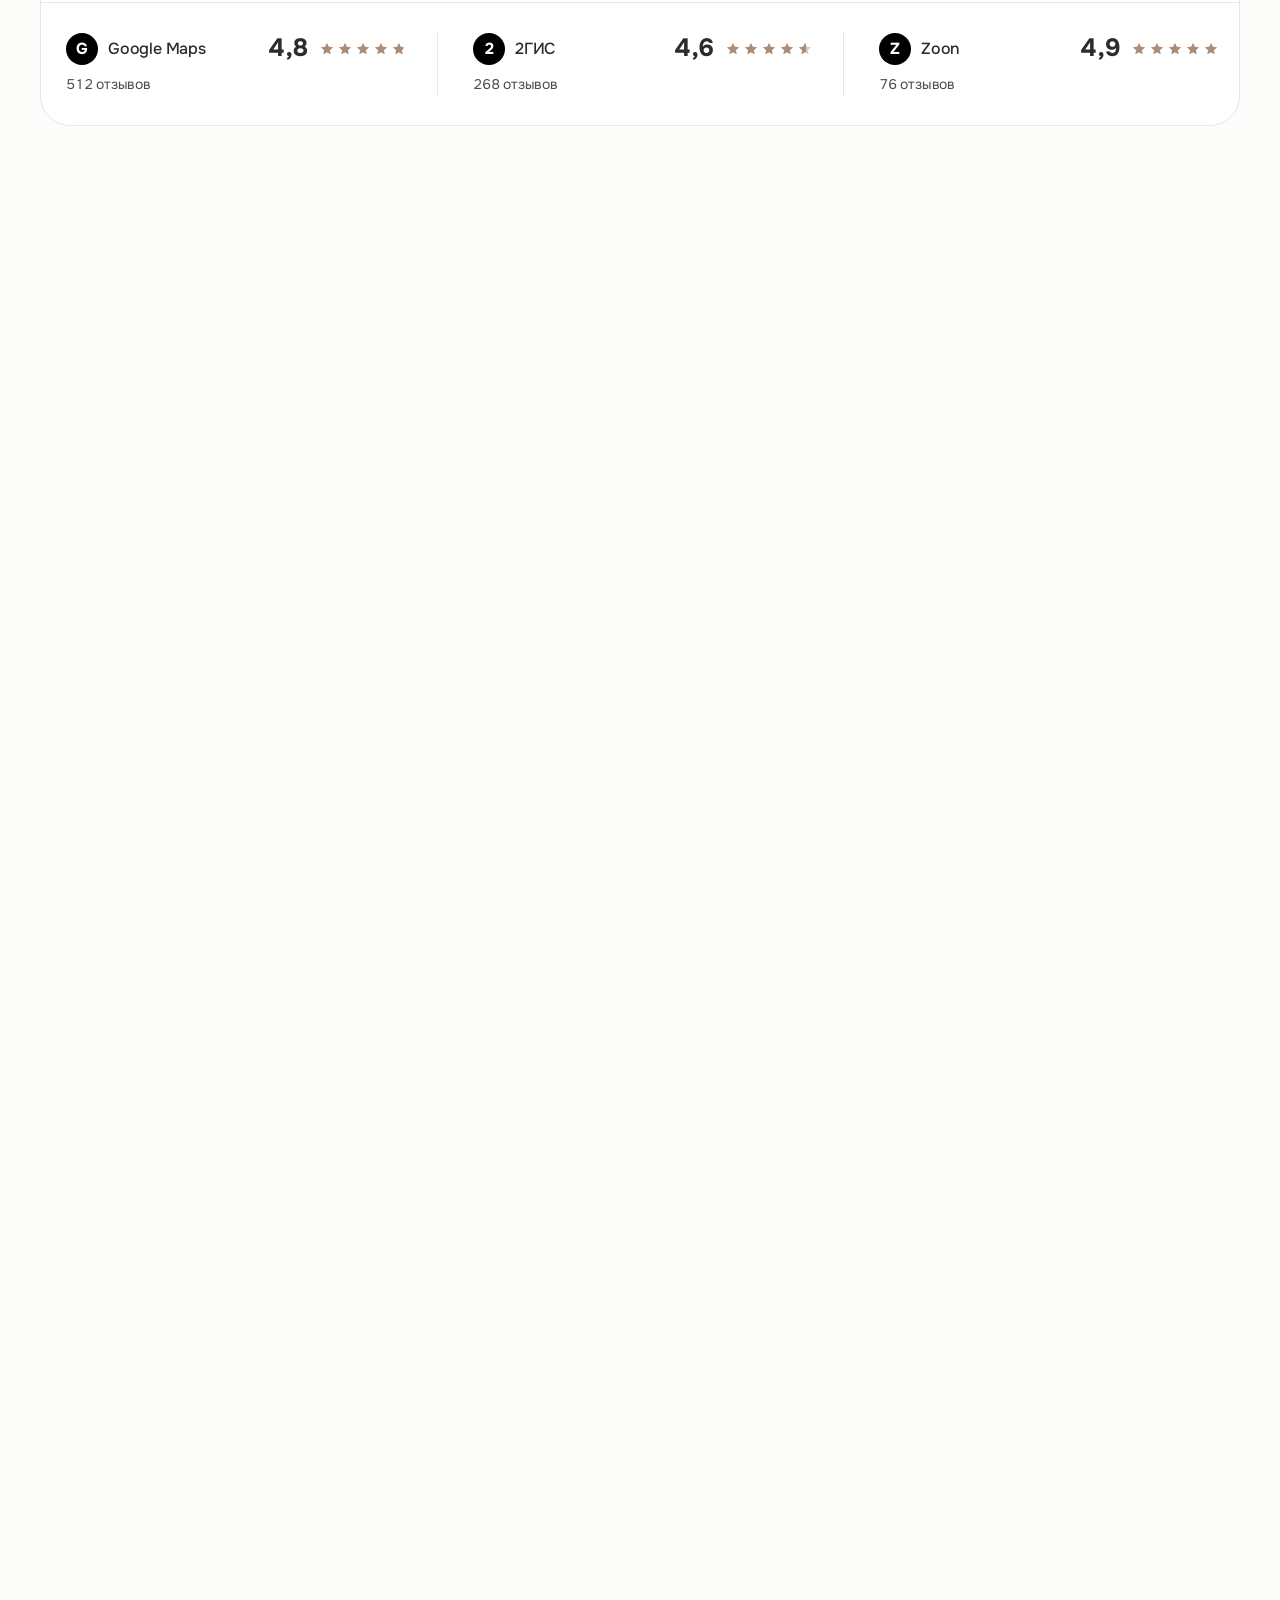
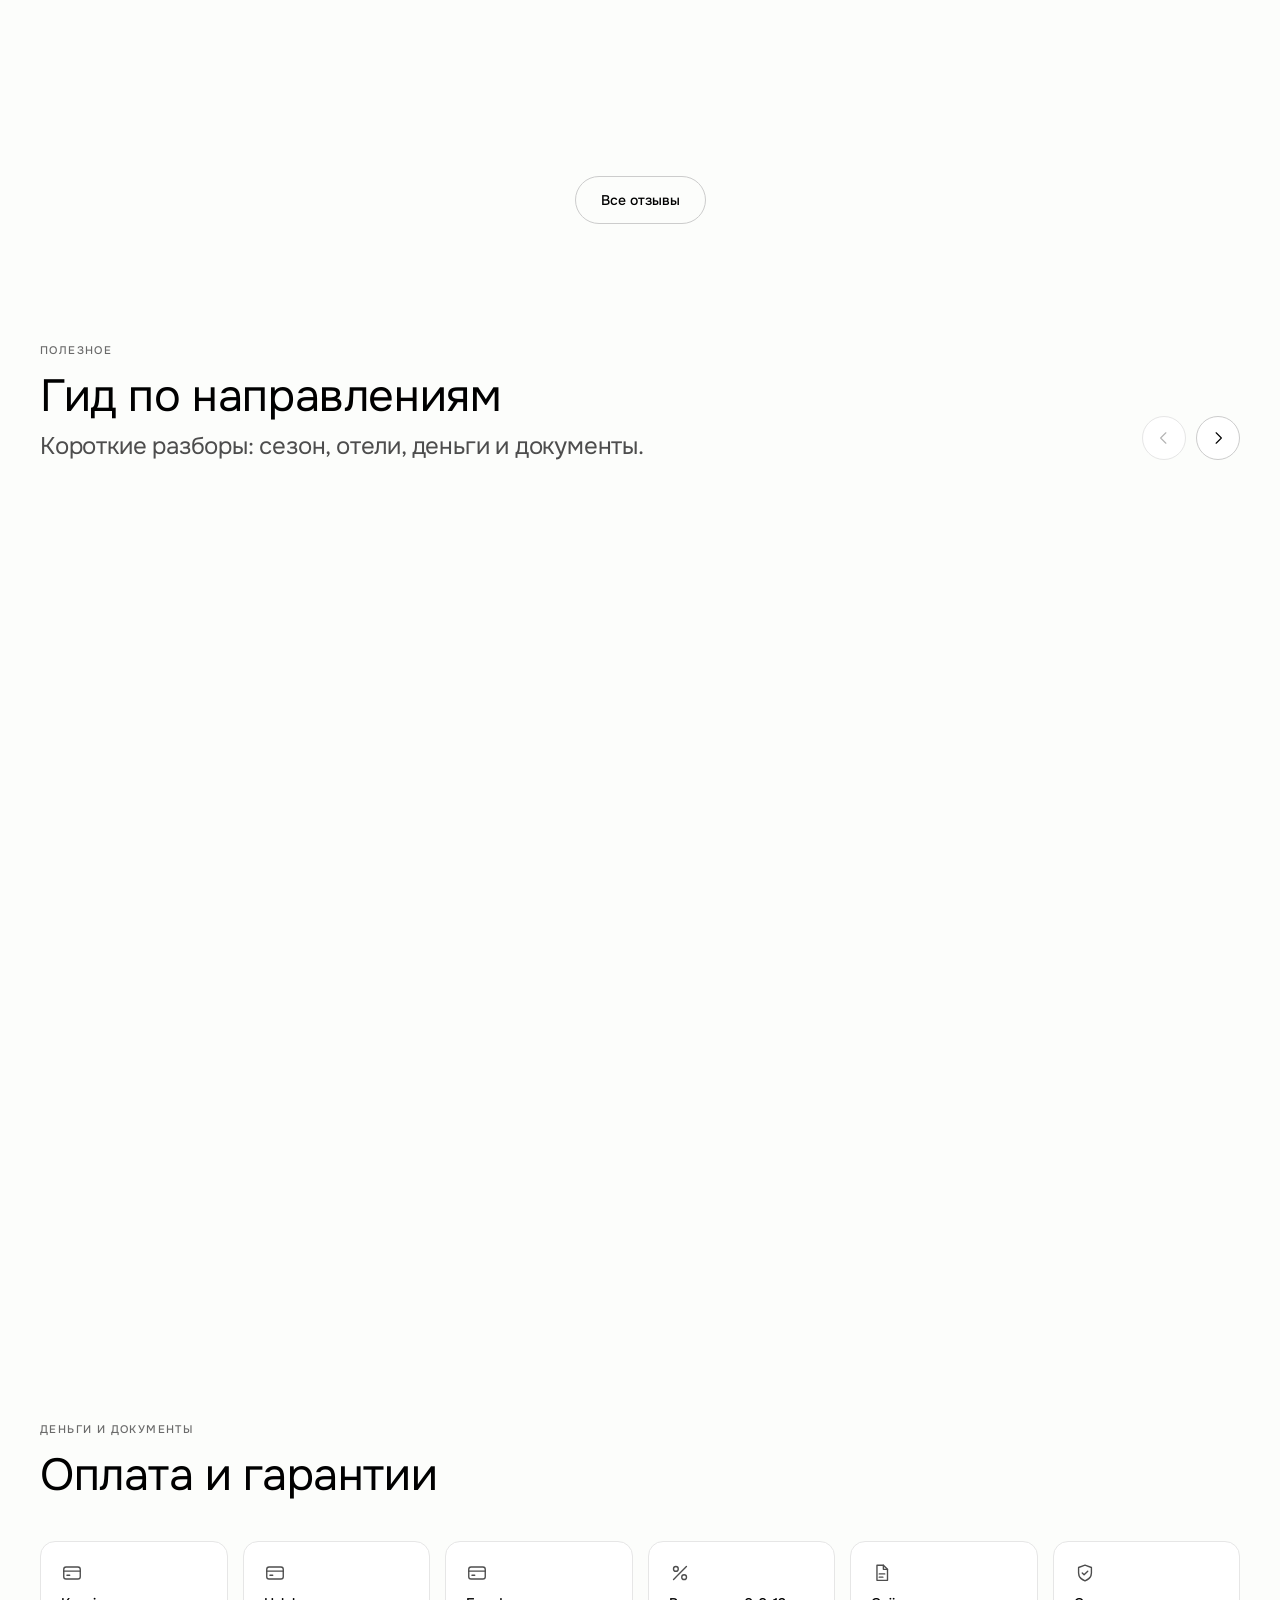
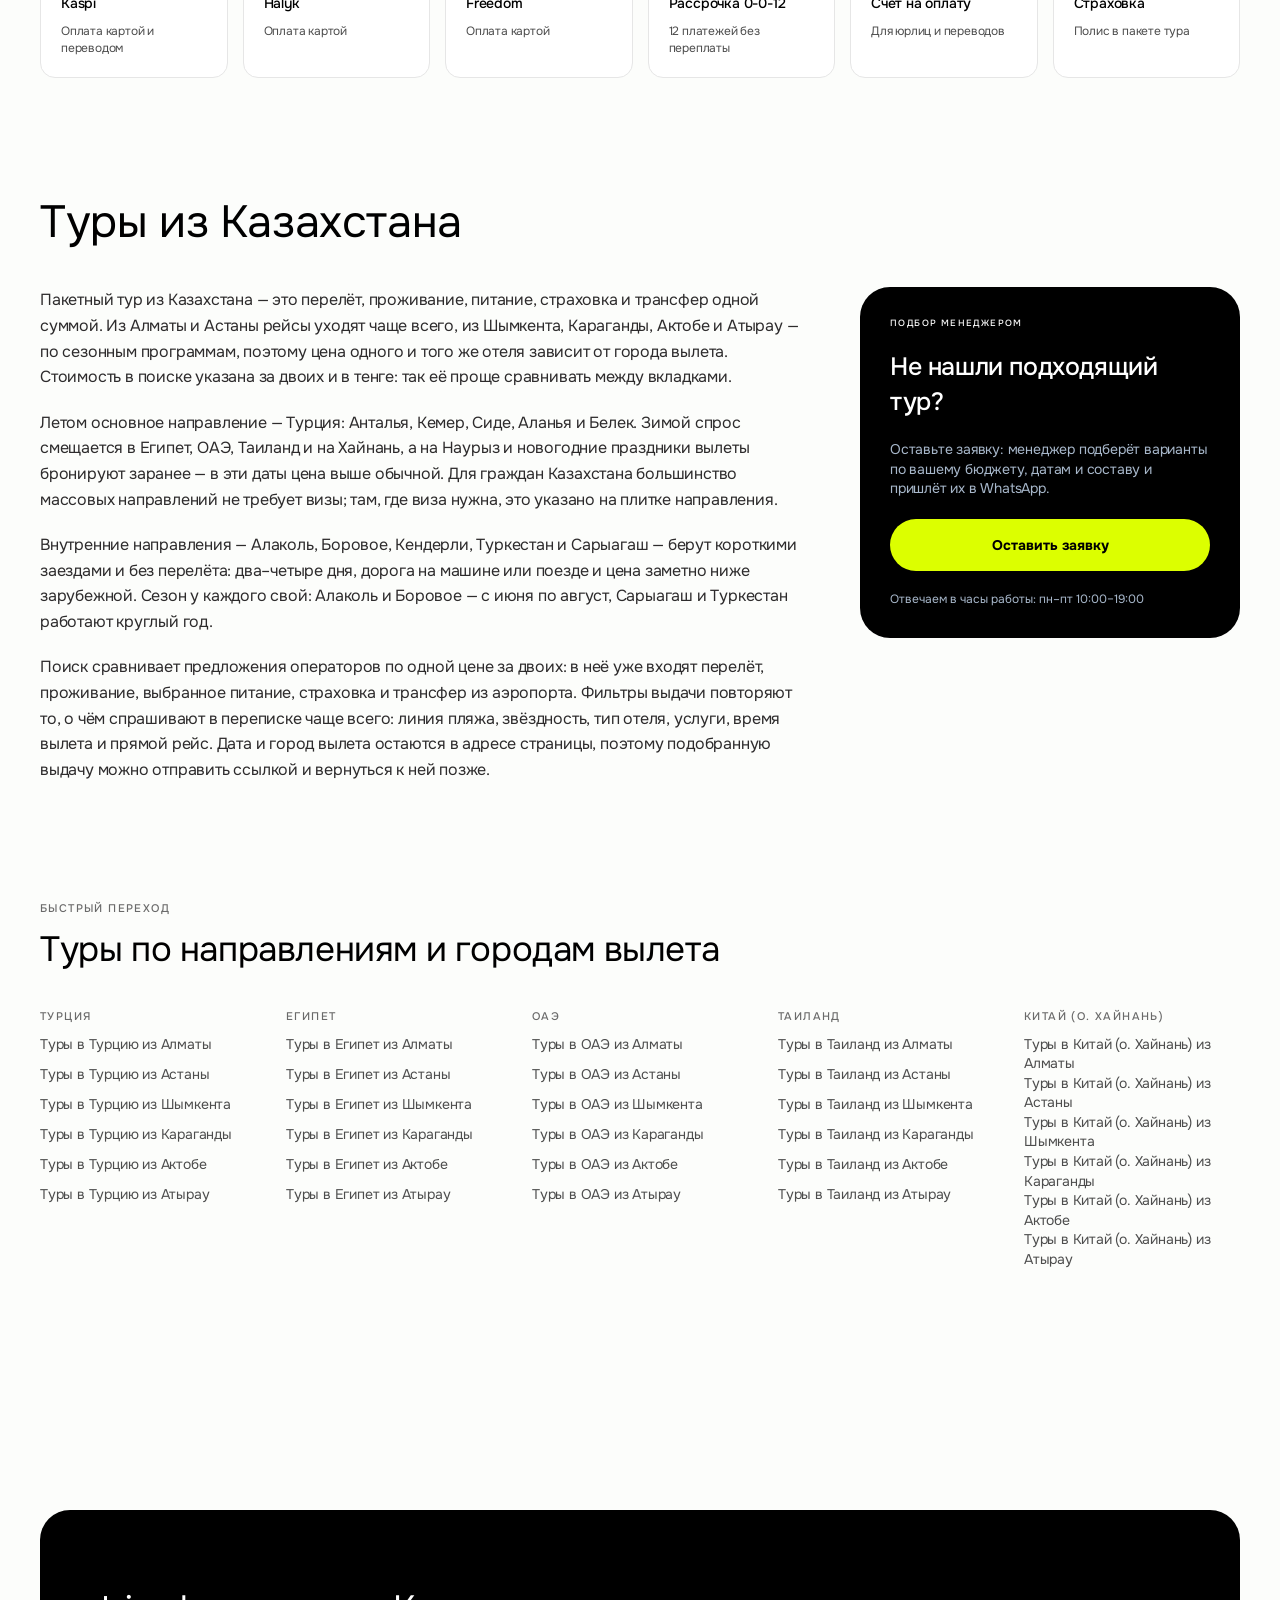
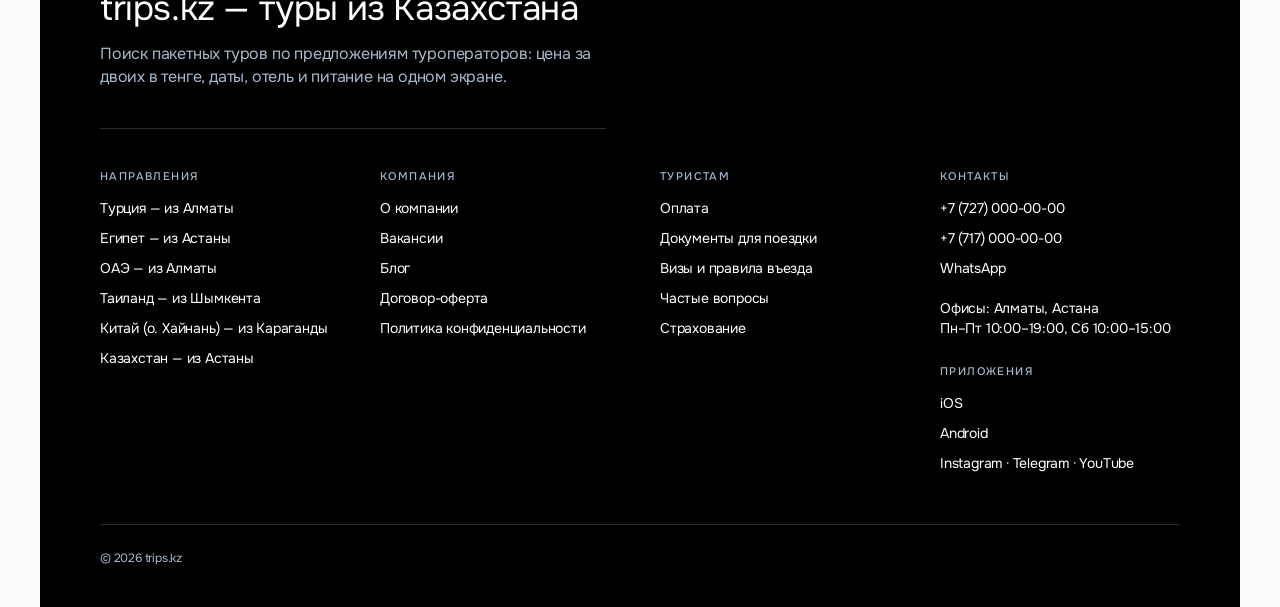
<file: v2/index.html>
<!doctype html>
<html lang="ru">
<head>
<meta charset="utf-8">
<meta name="viewport" content="width=device-width, initial-scale=1">
<title>Переезд — trips.kz</title>
<meta http-equiv="refresh" content="0; url=../index.html">
<link rel="canonical" href="../index.html">
</head>
<body style="font-family: system-ui, sans-serif; padding: 40px; line-height: 1.6">
<p>Этот вариант стал основным и переехал на уровень выше.</p>
<p><a href="../index.html">Открыть страницу</a></p>
</body>
</html>
</file>
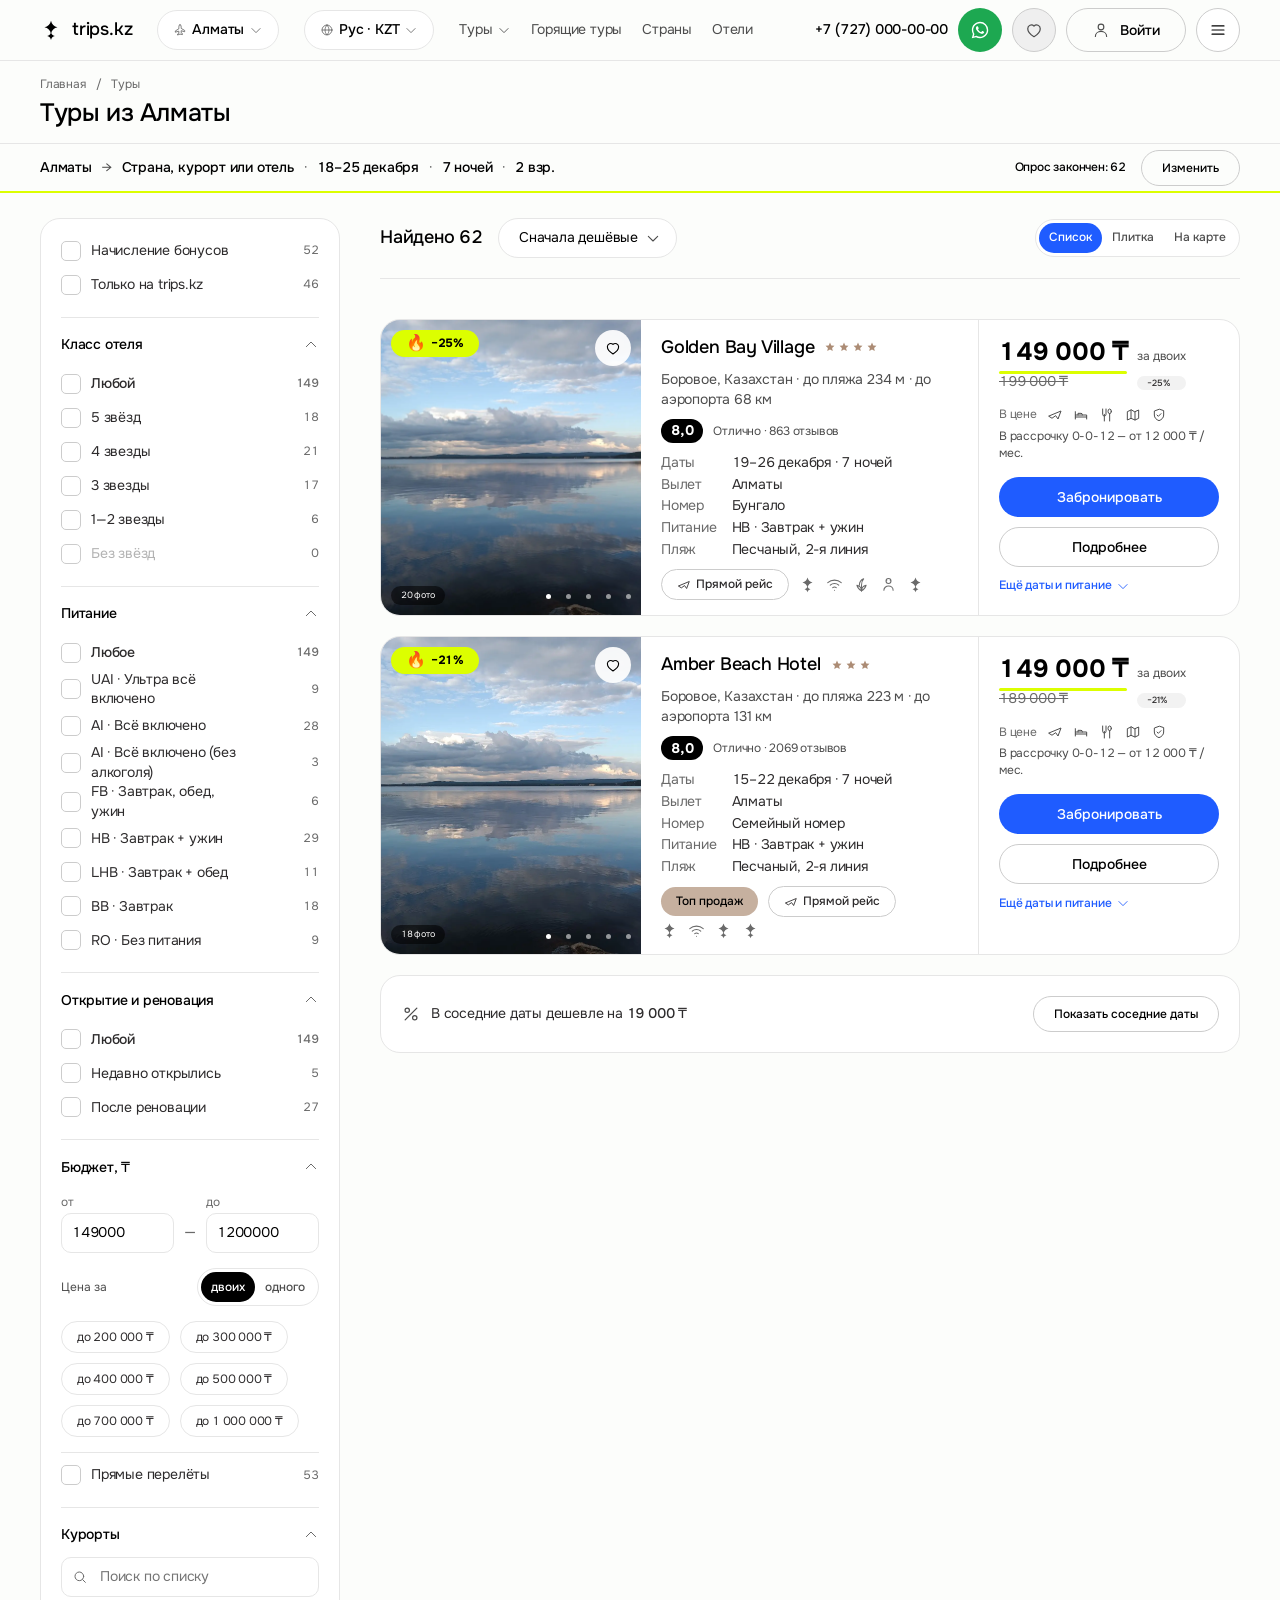
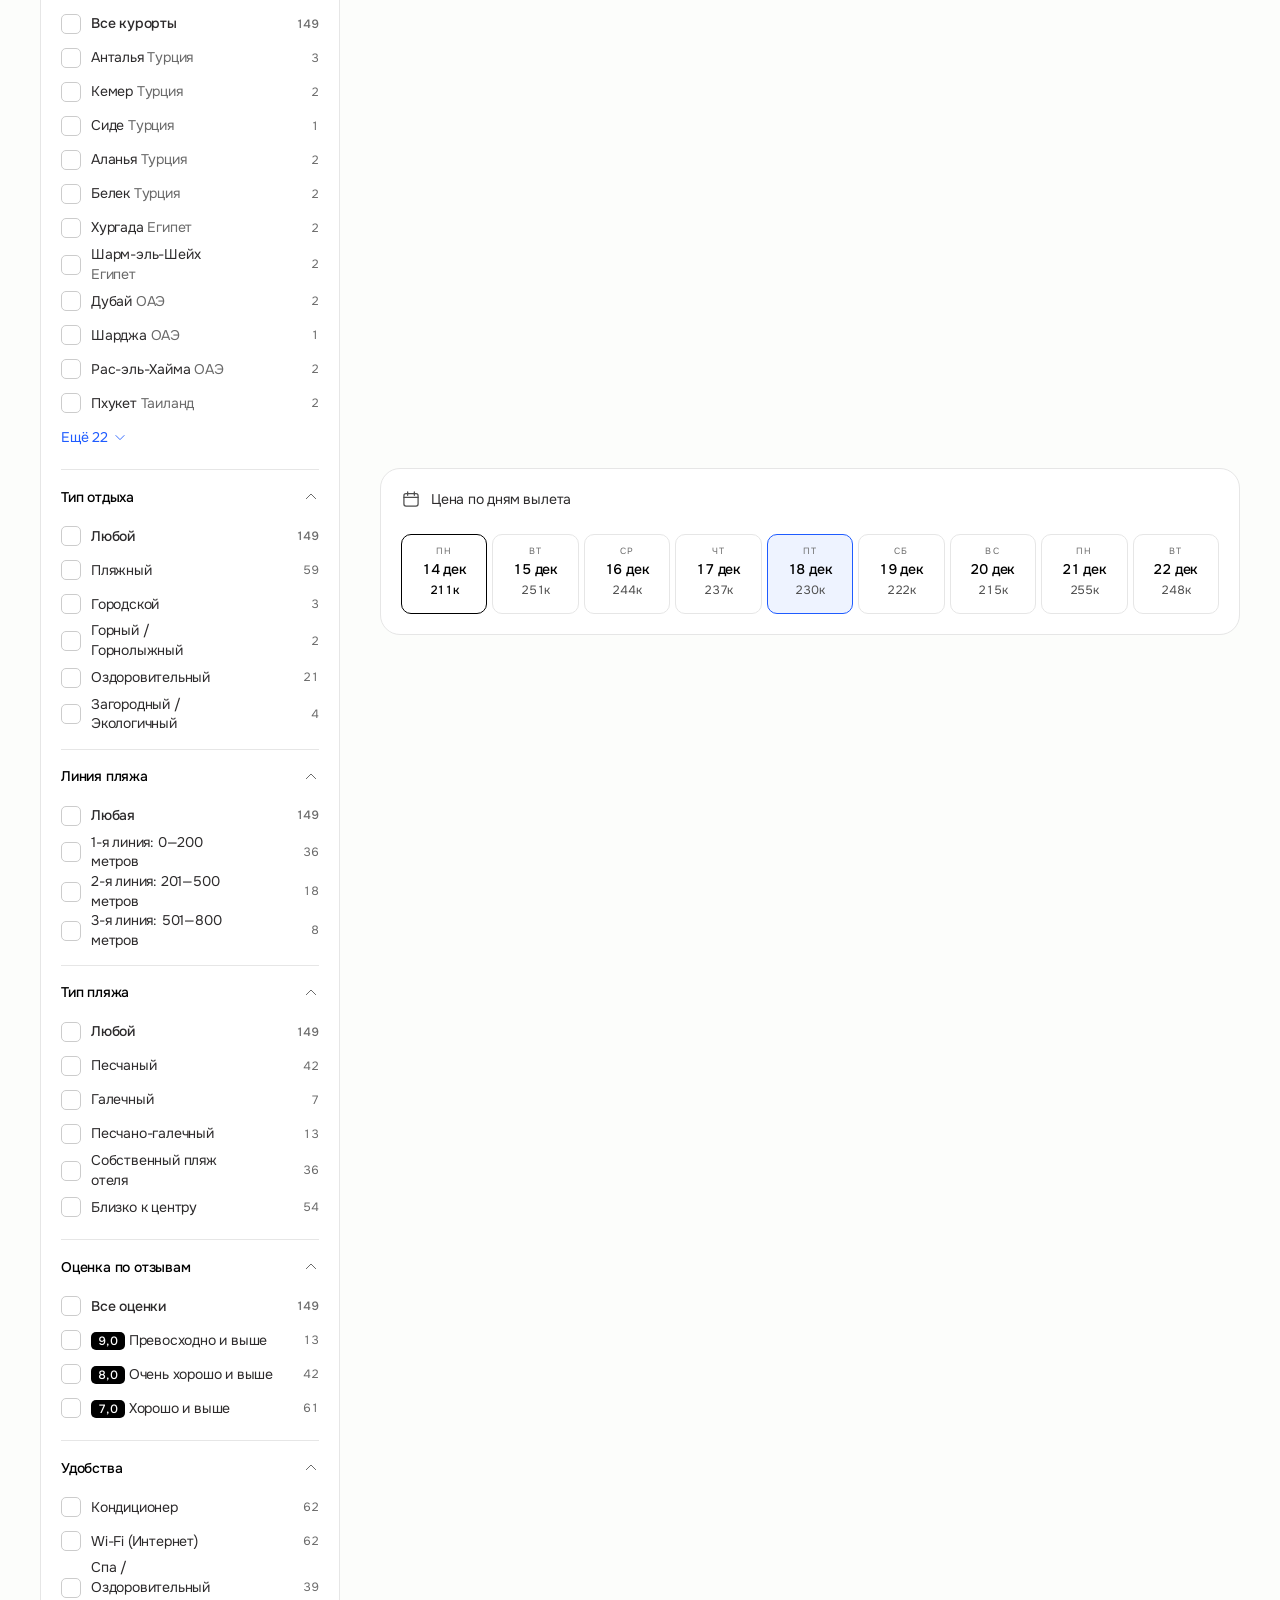
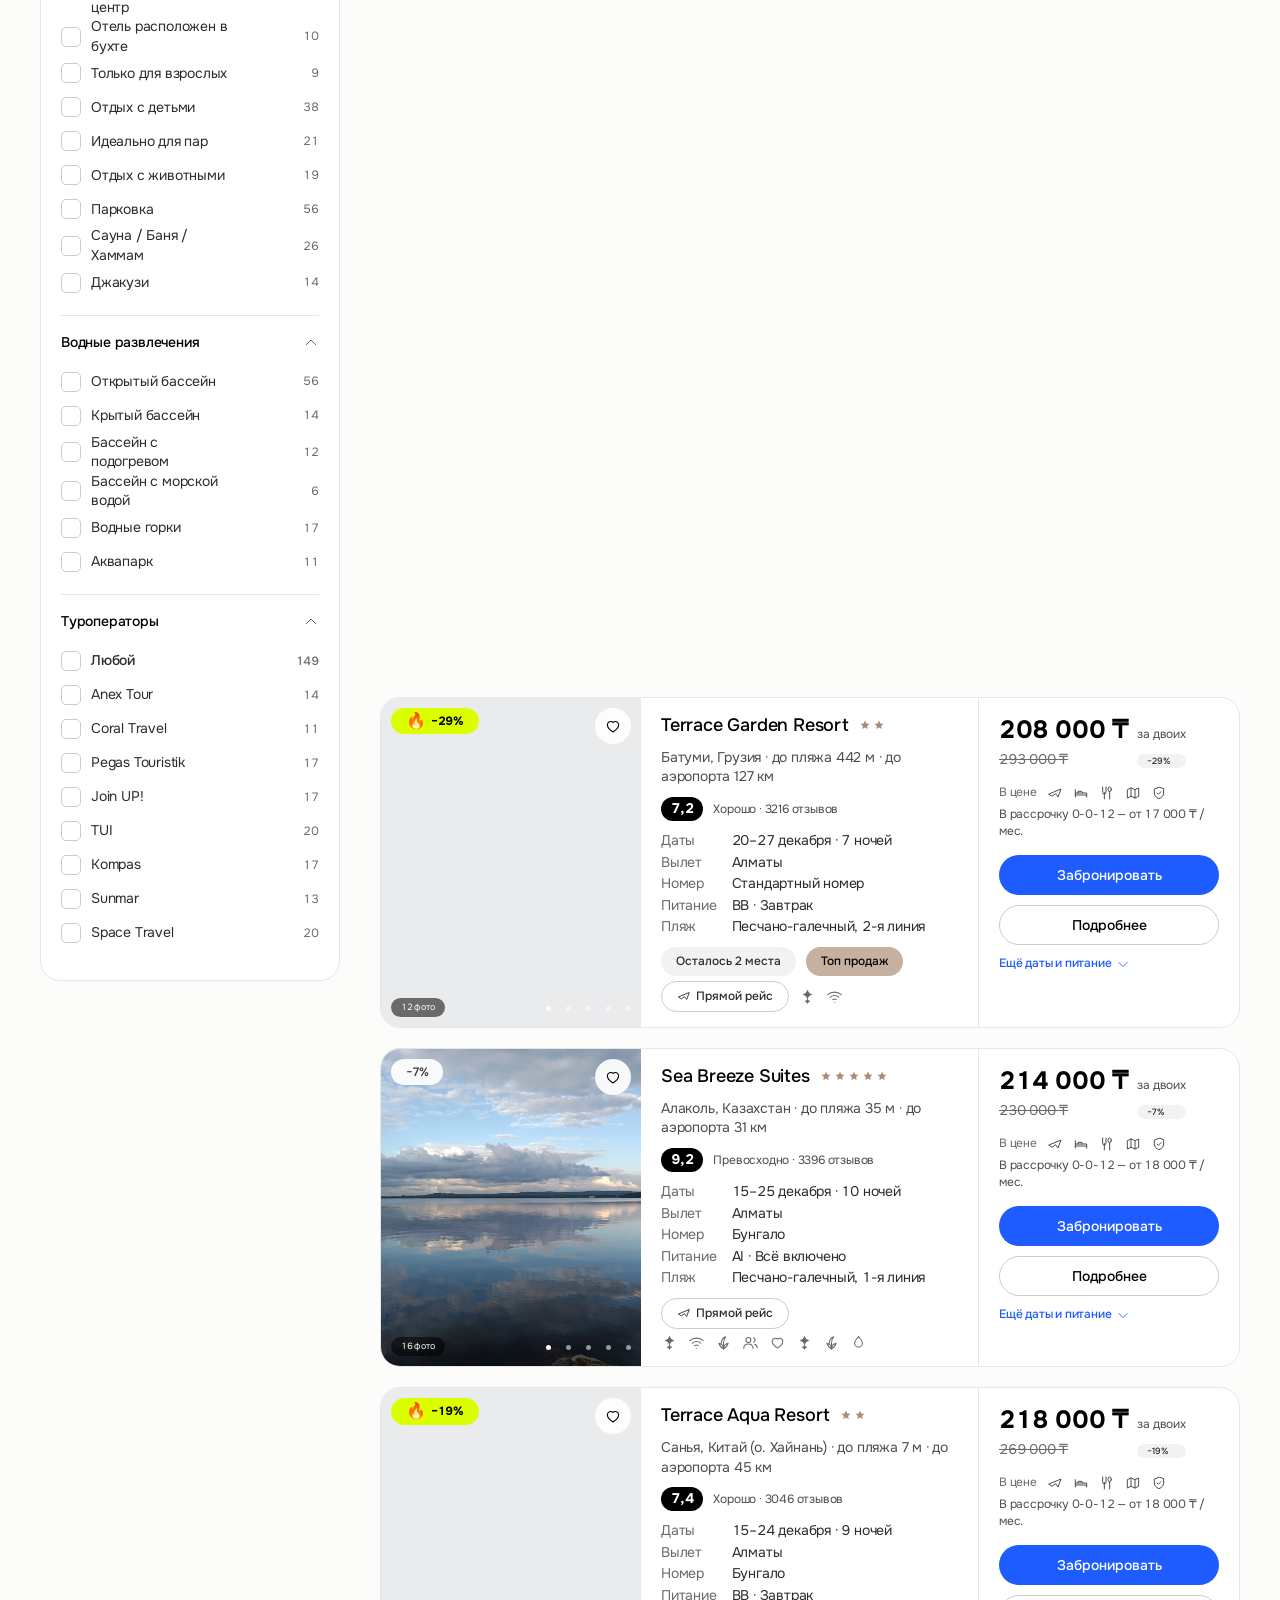
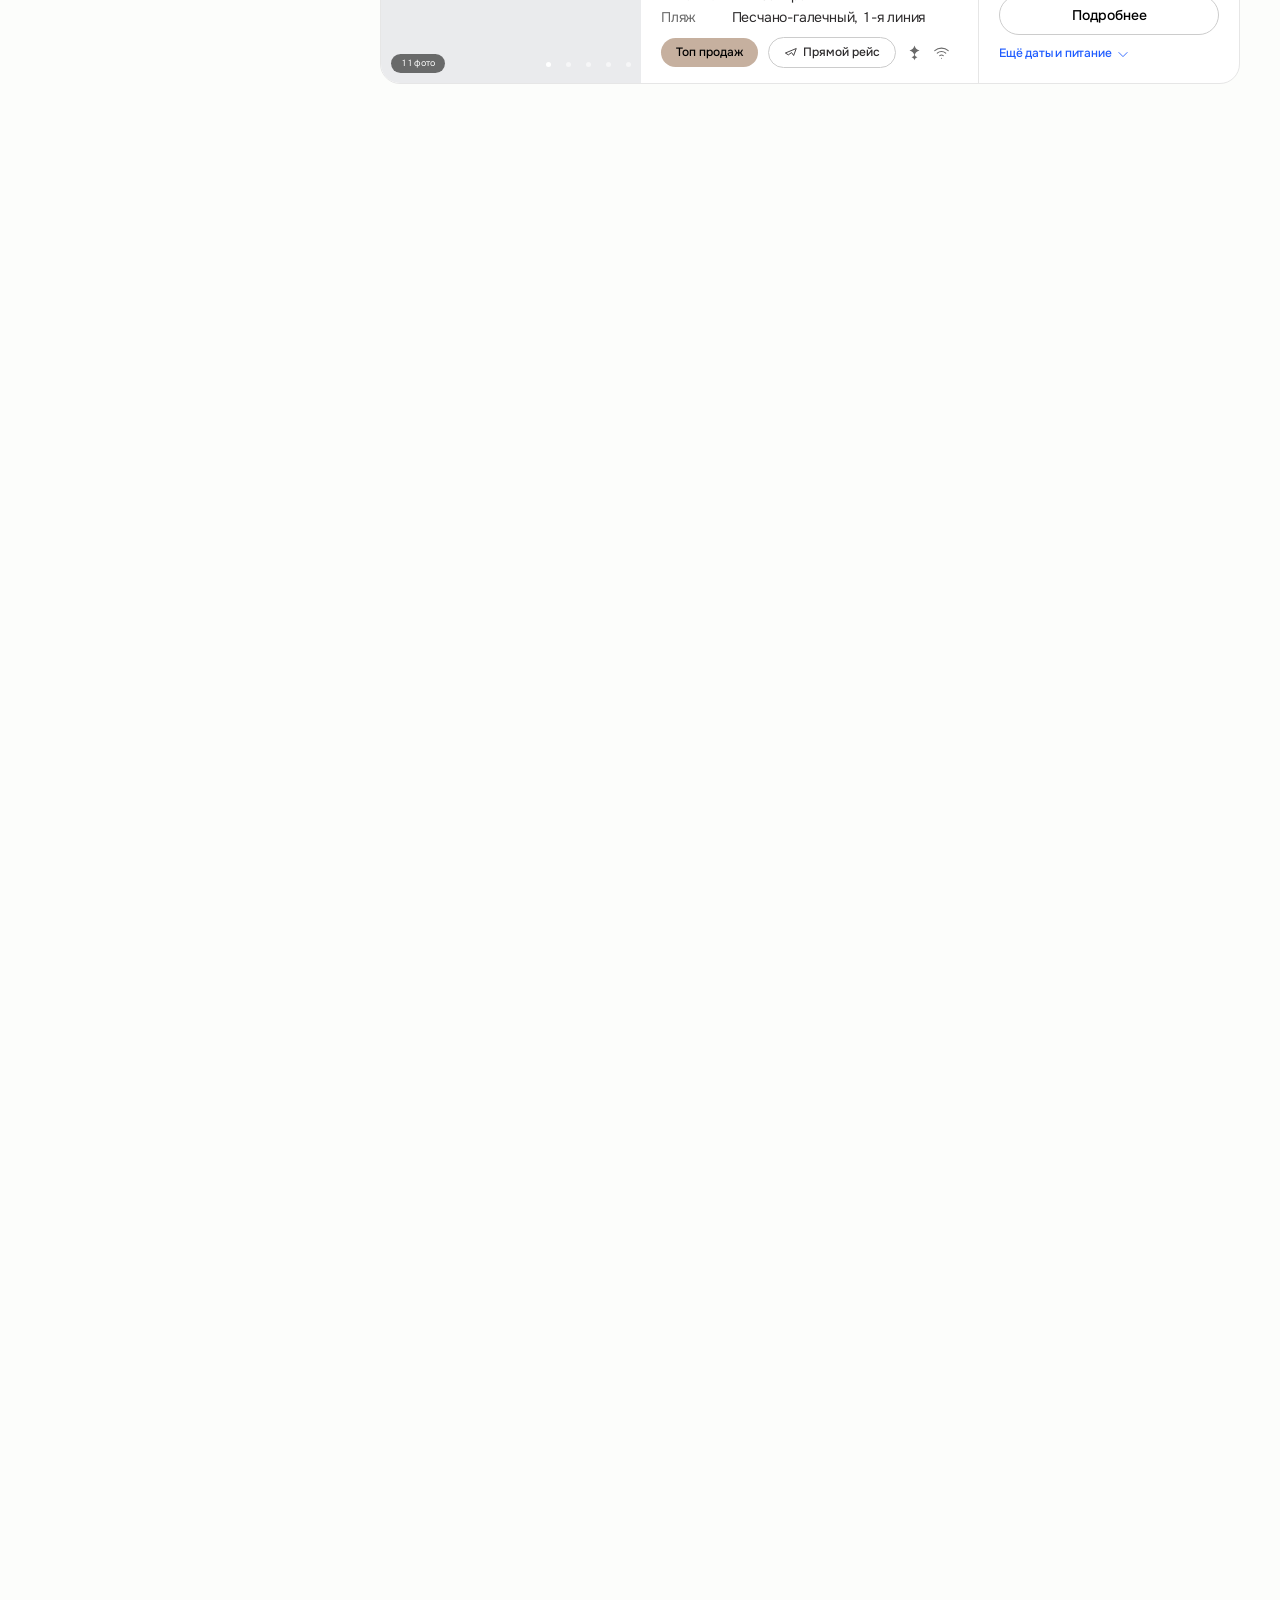
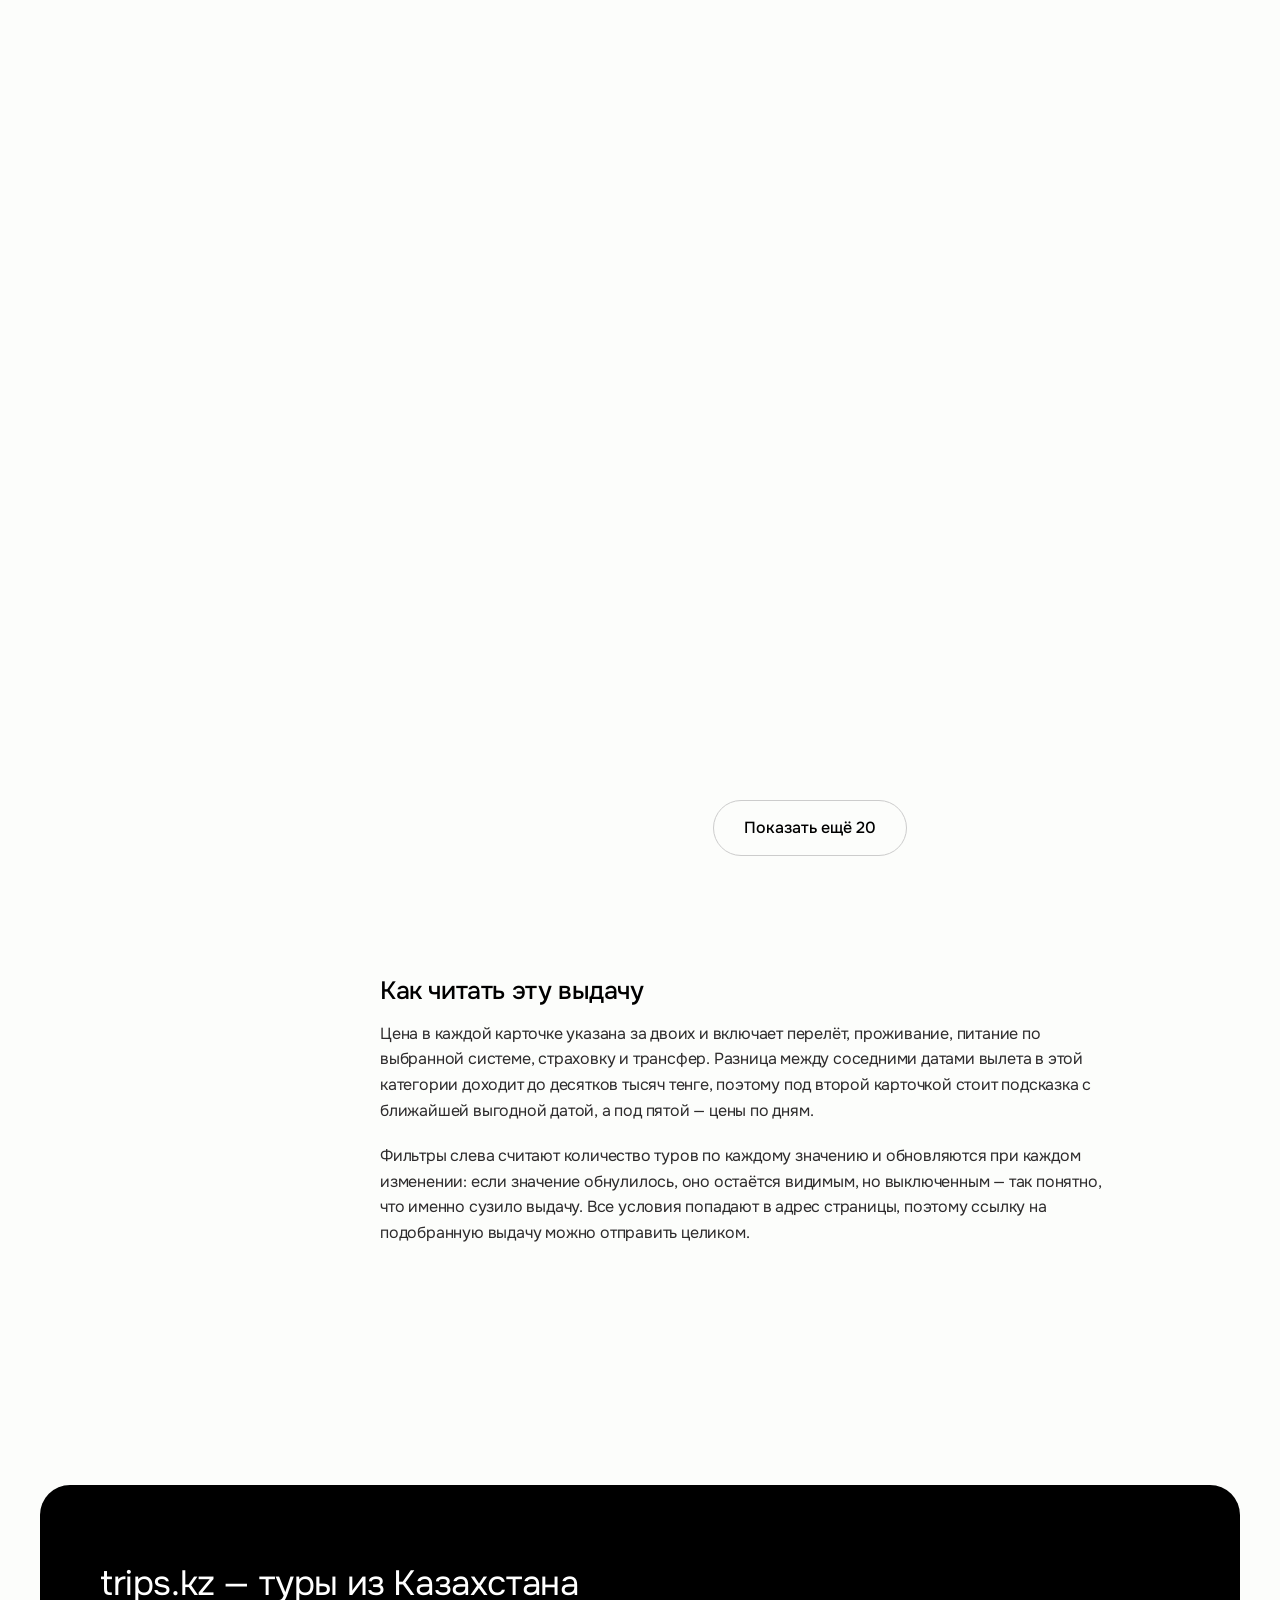
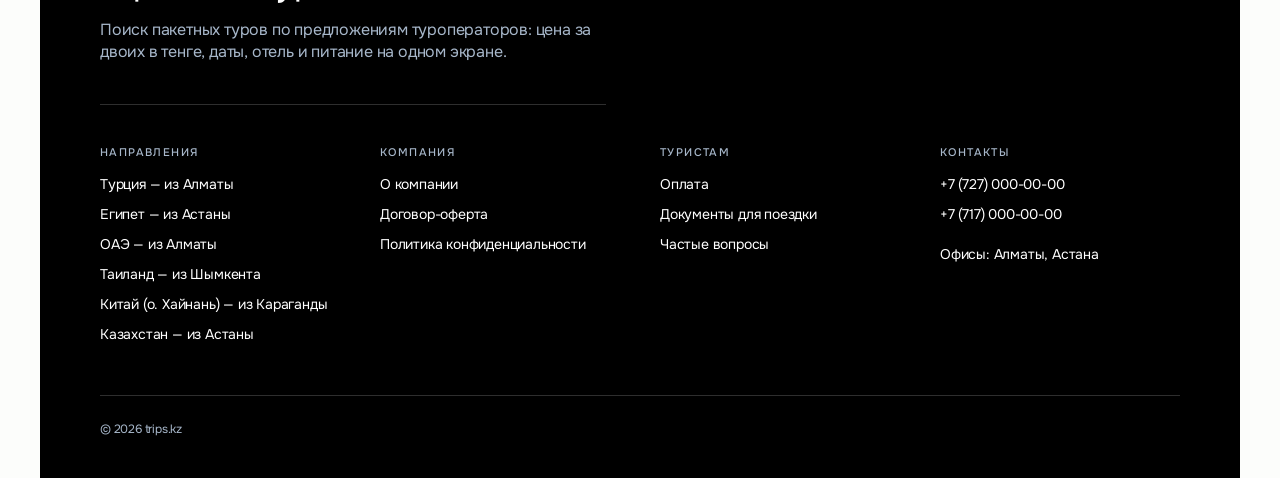
<file: search.html>
<!doctype html>
<html lang="ru">
<head>
<meta charset="utf-8">
<meta name="viewport" content="width=device-width, initial-scale=1">
<title>Туры — trips.kz</title>
<meta name="description" content="Выдача пакетных туров из городов Казахстана: фильтры по цене, датам, звёздности, питанию и пляжу, цена за двоих в тенге.">
<link rel="preconnect" href="https://fonts.googleapis.com">
<link rel="preconnect" href="https://fonts.gstatic.com" crossorigin>
<link href="https://fonts.googleapis.com/css2?family=Onest:wght@300;400;500;700&family=Unbounded:wght@700;800&family=JetBrains+Mono:wght@400&display=swap" rel="stylesheet">
<link rel="stylesheet" href="assets/tokens.css">
<link rel="stylesheet" href="assets/base.css">
<link rel="stylesheet" href="assets/components.css">
<link rel="stylesheet" href="assets/pages.css">
</head>
<body class="has-tabbar">
<script src="assets/sprite.js"></script>

<!--
THESIS: Выдача — рабочий стол сравнения: слева условия, справа сопоставимые числа.
FIRST VIEWPORT: свёрнутая строка параметров, прогресс опроса операторов, счётчик найденного
и первая карточка с ценой за двоих — без прокрутки.
FORM: 300px фильтров и резиновая колонка результатов; ниже 1024 фильтры уходят в шторку снизу.
-->


<!-- Шапка выдачи повторяет главную: одна строка, служебной полосы над ней нет -->
<header class="site-header">
  <div class="container site-header__inner">
    <a class="brand" href="index.html">
      <svg aria-hidden="true"><use href="#i-mark"></use></svg>
      trips.kz
    </a>

    <div class="field site-header__city" data-city-picker>
      <button class="city-pick" type="button" aria-haspopup="listbox" aria-expanded="false"
              data-i18n-attr="aria-label:top.cityChange" aria-label="Сменить город вылета">
        <svg class="city-pick__plane" aria-hidden="true"><use href="#i-plane-up"></use></svg>
        <span data-city-label>Алматы</span>
        <svg aria-hidden="true"><use href="#i-chev-d"></use></svg>
      </button>
      <div class="pop" role="listbox" aria-label="Город вылета" data-city-list></div>
    </div>

    <div class="field prefs site-header__wide" data-prefs>
      <button class="city-pick" type="button" aria-haspopup="true" aria-expanded="false"
              data-i18n-attr="aria-label:top.prefs" aria-label="Язык и валюта">
        <svg aria-hidden="true"><use href="#i-globe"></use></svg>
        <span data-prefs-label>Рус · KZT</span>
        <svg aria-hidden="true"><use href="#i-chev-d"></use></svg>
      </button>
      <div class="pop prefs__pop">
        <div class="pop__group">
          <div class="pop__title" data-i18n="top.language">Язык</div>
          <span class="lang lang--block" role="group" aria-label="Язык">
            <button type="button" data-lang="ru" aria-pressed="true">Рус</button>
            <button type="button" data-lang="kk" aria-pressed="false">Қаз</button>
            <button type="button" data-lang="en" aria-pressed="false">Eng</button>
          </span>
        </div>
        <div class="pop__group">
          <div class="pop__title" data-i18n="top.currency">Валюта</div>
          <span class="seg seg--block" role="group" aria-label="Валюта">
            <button type="button" data-cur="KZT" aria-pressed="true">KZT</button>
            <button type="button" data-cur="USD" aria-pressed="false">USD</button>
            <button type="button" data-cur="EUR" aria-pressed="false">EUR</button>
          </span>
        </div>
      </div>
    </div>

    <nav class="nav" aria-label="Основное меню">
      <div class="nav__item">
        <button class="nav__link" type="button">
          <span data-i18n="nav.tours">Туры</span><svg aria-hidden="true"><use href="#i-chev-d"></use></svg>
        </button>
        <div class="nav__panel">
          <div class="nav__col"><h3 data-i18n="nav.fromCity">По городу вылета</h3><div data-nav-cities></div></div>
          <div class="nav__col"><h3 data-i18n="nav.byCountry">По странам</h3><div data-nav-countries></div></div>
        </div>
      </div>
      <div class="nav__item"><a class="nav__link" href="search.html?hot=1" data-i18n="nav.hot">Горящие туры</a></div>
      <div class="nav__item"><a class="nav__link" href="search.html" data-i18n="nav.countries">Страны</a></div>
      <div class="nav__item"><a class="nav__link" href="search.html?view=grid" data-i18n="nav.hotels">Отели</a></div>
      <div class="nav__item nav__item--wide"><a class="nav__link" href="index.html#pay" data-i18n="nav.payment">Оплата</a></div>
      <div class="nav__item nav__item--xwide"><a class="nav__link" href="index.html#blog" data-i18n="nav.blog">Блог</a></div>
      <div class="nav__item nav__item--xwide"><a class="nav__link" href="index.html#contacts" data-i18n="nav.contacts">Контакты</a></div>
    </nav>
    <div class="site-header__side">
      <a class="topbar__link topbar__phone site-header__phone" href="tel:+77270000000">+7 (727) 000-00-00</a>
      <a class="btn-icon site-header__call" href="tel:+77270000000"
         data-i18n-attr="aria-label:top.call;title:top.call" aria-label="Позвонить" title="Позвонить">
        <svg aria-hidden="true"><use href="#i-phone"></use></svg>
      </a>
      <a class="topbar__wa" href="#" data-demo aria-label="WhatsApp" title="WhatsApp"
         data-i18n-attr="aria-label:top.whatsapp;title:top.whatsapp">
        <svg aria-hidden="true"><use href="#i-whatsapp"></use></svg>
      </a>
      <button class="topbar__icon site-header__wide" type="button" data-favorites-open
              data-i18n-attr="aria-label:top.favorites;title:top.favorites"
              aria-label="Избранное" title="Избранное">
        <svg aria-hidden="true"><use href="#i-heart"></use></svg>
        <span class="topbar__count" data-fav-count></span>
      </button>
      <button class="btn btn--ghost site-header__login" type="button" data-profile-open>
        <svg aria-hidden="true"><use href="#i-user"></use></svg>
        <span data-i18n="top.login">Войти</span>
      </button>
      <button class="btn-icon burger" type="button" data-burger aria-label="Меню">
        <svg aria-hidden="true"><use href="#i-list"></use></svg>
      </button>
    </div>
  </div>
</header>

<!-- Меню открывается под шапкой: логотип, город, связь и бургер остаются -->
<div class="menu-sheet" data-open="false">
  <div class="container menu-sheet__tools">
    <a class="btn btn--primary btn--block btn--lg" href="search.html">
      <svg aria-hidden="true"><use href="#i-search"></use></svg>
      <span data-i18n="f.search">Найти туры</span>
    </a>
    <div class="menu-sheet__row">
      <button class="btn btn--ghost menu-sheet__login" type="button" data-profile-open>
        <svg aria-hidden="true"><use href="#i-user"></use></svg>
        <span data-i18n="top.login">Войти</span>
      </button>
      <button class="btn-icon menu-sheet__fav" type="button" data-favorites-open
              data-i18n-attr="aria-label:top.favorites;title:top.favorites"
              aria-label="Избранное" title="Избранное">
        <svg aria-hidden="true"><use href="#i-heart"></use></svg>
        <span class="topbar__count" data-fav-count></span>
      </button>
    </div>
    <div class="menu-sheet__switches">
      <span class="seg seg--tap seg--block" role="group"
            data-i18n-attr="aria-label:top.language" aria-label="Язык">
        <button type="button" data-lang="ru" aria-pressed="true">Рус</button>
        <button type="button" data-lang="kk" aria-pressed="false">Қаз</button>
        <button type="button" data-lang="en" aria-pressed="false">Eng</button>
      </span>
      <span class="seg seg--tap seg--block" role="group"
            data-i18n-attr="aria-label:top.currency" aria-label="Валюта">
        <button type="button" data-cur="KZT" aria-pressed="true">KZT</button>
        <button type="button" data-cur="USD" aria-pressed="false">USD</button>
        <button type="button" data-cur="EUR" aria-pressed="false">EUR</button>
      </span>
    </div>
  </div>
  <div class="container menu-sheet__list">
    <div class="menu-sheet__grid">
      <div class="menu-sheet__col">
        <h3 data-i18n="menu.search">Поиск туров</h3>
        <a href="search.html" data-i18n="menu.allTours">Все туры</a>
        <a href="search.html?hot=1" data-i18n="nav.hot">Горящие туры</a>
        <a href="search.html?view=grid" data-i18n="nav.hotels">Отели</a>
        <a href="#" data-demo data-i18n="nav.excursions">Экскурсии</a>
        <a href="index.html#collections" data-i18n="menu.collections">Подборки туров</a>
        <a href="index.html#calendar" data-i18n="menu.calendar">Календарь низких цен</a>
      </div>
      <div class="menu-sheet__col">
        <h3 data-i18n="nav.fromCity">По городу вылета</h3>
        <div class="menu-sheet__sub" data-nav-cities></div>
      </div>
      <div class="menu-sheet__col">
        <h3 data-i18n="nav.byCountry">По странам</h3>
        <div class="menu-sheet__sub" data-nav-countries></div>
      </div>
      <div class="menu-sheet__col">
        <h3 data-i18n="foot.tourists">Туристам</h3>
        <a href="index.html#pay" data-i18n="nav.payment">Оплата</a>
        <a href="#" data-demo data-i18n="menu.docs">Документы для поездки</a>
        <a href="#" data-demo data-i18n="menu.visa">Визы и правила въезда</a>
        <a href="#" data-demo data-i18n="menu.insurance">Страхование</a>
        <a href="#" data-demo data-i18n="menu.faq">Частые вопросы</a>
        <a href="index.html#reviews" data-i18n="menu.reviews">Отзывы туристов</a>
      </div>
      <div class="menu-sheet__col">
        <h3 data-i18n="foot.company">Компания</h3>
        <a href="#" data-demo data-i18n="nav.about">О компании</a>
        <a href="index.html#operators" data-i18n="menu.operators">Туроператоры</a>
        <a href="index.html#blog" data-i18n="nav.blog">Блог</a>
        <a href="#" data-demo data-i18n="menu.jobs">Вакансии</a>
        <a href="#" data-demo data-i18n="menu.offer">Договор-оферта</a>
        <a href="#" data-demo data-i18n="menu.privacy">Политика конфиденциальности</a>
      </div>
      <div class="menu-sheet__col">
        <h3 data-i18n="foot.contacts">Контакты</h3>
        <a href="index.html#contacts" data-i18n="menu.offices">Офисы и контакты</a>
        <a href="tel:+77270000000">+7 (727) 000-00-00</a>
        <a href="#" data-demo data-i18n="top.whatsapp">WhatsApp</a>
        <a href="#" data-demo data-i18n="top.callback">Обратный звонок</a>
        <a href="#" data-demo data-i18n="top.favorites">Избранное</a>
        <a href="#" data-demo data-i18n="top.login">Войти</a>
      </div>
    </div>
  </div>
</div>

<!-- 5.1 Заголовок выдачи: уезжает при прокрутке, в липкой полосе ему не место -->
<div class="container page-head">
  <nav class="crumbs" data-crumbs aria-label="Хлебные крошки"></nav>
  <h1 class="t-h4" data-h1>Туры</h1>
</div>

<!-- 5.1 Шапка поиска: одна строка — условия и «Изменить». Прогресс опроса
     операторов идёт линией по нижней кромке полосы и не занимает высоты. -->
<div class="searchbar" data-expanded="false">
  <div class="container">
    <div class="searchbar__row">
      <span class="searchbar__summary" data-summary></span>
      <span class="progress" data-progress>
        <span class="progress__count" data-progress-label>Опрашиваем операторов…</span>
        <span class="progress__track"><span class="progress__bar" data-progress-bar></span></span>
      </span>
      <button class="btn btn--ghost btn--sm" type="button" data-expand data-i18n="search.change">Изменить</button>
    </div>

    <div class="searchbar__full" data-search-host>
      <form class="search" id="search-form" novalidate></form>
    </div>
  </div>
</div>

<main class="container" style="padding-top: var(--s-5)">
  <div class="layout">
    <!-- 5.3 Фильтры -->
    <aside data-filters-host>
      <div class="filters" data-filters aria-label="Фильтры"></div>
    </aside>

    <div>
      <!-- 5.2 Панель управления выдачей -->
      <div class="sortbar">
        <span class="sortbar__count" data-count>—</span>
        <button class="btn btn--ghost btn--sm sortbar__filters" type="button" data-open-filters>
          <svg aria-hidden="true" width="18" height="18"><use href="#i-filter"></use></svg>
          <span data-i18n="search.filters">Фильтры</span>
        </button>
        <label class="u-visually-hidden" for="sort" data-i18n="search.sort">Сортировка</label>
        <select class="select" id="sort" data-sort></select>
        <span class="seg seg--blue sortbar__view" role="group" aria-label="Вид выдачи">
          <button type="button" data-view="list" aria-pressed="true">
            <svg aria-hidden="true" width="18" height="18"><use href="#i-list"></use></svg>
            <span data-i18n="search.view.list">Список</span>
          </button>
          <button type="button" data-view="grid" aria-pressed="false">
            <svg aria-hidden="true" width="18" height="18"><use href="#i-grid"></use></svg>
            <span data-i18n="search.view.grid">Плитка</span>
          </button>
          <button type="button" data-view="map" aria-pressed="false">
            <svg aria-hidden="true" width="18" height="18"><use href="#i-map"></use></svg>
            <span data-i18n="search.view.map">На карте</span>
          </button>
        </span>
      </div>
      <div class="chips-active" data-chips style="margin-bottom: var(--s-4)"></div>

      <!-- 5.4 Результаты -->
      <div class="results" data-results></div>

      <!-- 5.6 Вид на карте -->
      <div class="map-view" data-map hidden>
        <div class="map-canvas" data-map-canvas></div>
        <div class="map-list" data-map-list></div>
      </div>

      <div style="display:flex; justify-content:center; padding-top: var(--s-6)" data-more-wrap hidden>
        <button class="btn btn--ghost btn--lg" type="button" data-more-btn data-i18n="search.more">Показать ещё 20</button>
      </div>

      <!-- SEO-текст выдачи -->
      <section class="section section--last">
        <h2 class="t-h4">Как читать эту выдачу</h2>
        <p class="t-long" style="margin-top: var(--s-3)">Цена в каждой карточке указана за двоих и включает перелёт, проживание, питание по выбранной системе, страховку и трансфер. Разница между соседними датами вылета в этой категории доходит до десятков тысяч тенге, поэтому под второй карточкой стоит подсказка с ближайшей выгодной датой, а под пятой — цены по дням.</p>
        <p class="t-long" style="margin-top: var(--s-4)">Фильтры слева считают количество туров по каждому значению и обновляются при каждом изменении: если значение обнулилось, оно остаётся видимым, но выключенным — так понятно, что именно сузило выдачу. Все условия попадают в адрес страницы, поэтому ссылку на подобранную выдачу можно отправить целиком.</p>
      </section>
    </div>
  </div>
</main>

<footer class="site-footer">
  <div class="container">
    <div class="site-footer__panel">
      <div class="site-footer__head">
        <h2 class="t-h3" data-i18n="foot.title">trips.kz — туры из Казахстана</h2>
        <p data-i18n="foot.lead">Поиск пакетных туров по предложениям туроператоров: цена за двоих в тенге, даты, отель и питание на одном экране.</p>
      </div>
      <div class="site-footer__cols">
        <div>
          <h3 data-i18n="foot.dest">Направления</h3>
          <ul data-footer-dest></ul>
        </div>
        <div>
          <h3 data-i18n="foot.company">Компания</h3>
          <ul>
            <li><a href="#" data-demo data-i18n="nav.about">О компании</a></li>
            <li><a href="#" data-demo>Договор-оферта</a></li>
            <li><a href="#" data-demo>Политика конфиденциальности</a></li>
          </ul>
        </div>
        <div>
          <h3 data-i18n="foot.tourists">Туристам</h3>
          <ul>
            <li><a href="index.html#pay" data-i18n="nav.payment">Оплата</a></li>
            <li><a href="#" data-demo>Документы для поездки</a></li>
            <li><a href="#" data-demo>Частые вопросы</a></li>
          </ul>
        </div>
        <div>
          <h3 data-i18n="foot.contacts">Контакты</h3>
          <address style="font-style: normal">
            <a href="tel:+77270000000">+7 (727) 000-00-00</a>
            <a href="tel:+77170000000">+7 (717) 000-00-00</a>
            <span class="t-body-s" style="display:block; margin-top: var(--s-2)">Офисы: Алматы, Астана</span>
          </address>
        </div>
      </div>
      <div class="site-footer__legal">
        <span data-i18n="foot.rights">© 2026 trips.kz</span>
      </div>
    </div>
  </div>
</footer>

<!-- 5.7 Мобильные фильтры -->
<div class="sheet" data-open="false" role="dialog" aria-modal="true" aria-label="Фильтры">
  <div class="sheet__scrim"></div>
  <div class="sheet__panel">
    <div class="sheet__head">
      <span class="t-h5" data-i18n="search.filters">Фильтры</span>
      <button class="btn-icon" type="button" data-close-filters aria-label="Закрыть">
        <svg aria-hidden="true"><use href="#i-close"></use></svg>
      </button>
    </div>
    <div class="sheet__body" data-sheet-body></div>
    <div class="sheet__foot">
      <button class="btn btn--ghost" type="button" data-reset-all data-i18n="flt.clear">Сбросить</button>
      <button class="btn btn--primary" type="button" data-close-filters data-sheet-count>Показать</button>
    </div>
  </div>
</div>

<!-- Нижняя панель телефона: та же, что на главной. Пять действий, к которым
     возвращаются с любого экрана сайта, и на внутренних страницах они нужны
     не меньше — уйти отсюда иначе можно только через шапку. -->
<nav class="tabbar" aria-label="Быстрые действия">
  <a class="tabbar__item" href="index.html">
    <span class="tabbar__ico"><svg aria-hidden="true"><use href="#i-home"></use></svg></span>
    <span data-i18n="bar.home">Главное</span>
  </a>
  <button class="tabbar__item" type="button" data-chat-open>
    <span class="tabbar__ico"><svg aria-hidden="true"><use href="#i-chat"></use></svg></span>
    <span data-i18n="bar.chat">Чат</span>
  </button>
  <button class="tabbar__item tabbar__item--accent" type="button" data-search-open>
    <span class="tabbar__ico"><svg aria-hidden="true"><use href="#i-search"></use></svg></span>
    <span data-i18n="bar.search">Поиск</span>
  </button>
  <button class="tabbar__item" type="button" data-favorites-open>
    <span class="tabbar__ico">
      <svg aria-hidden="true"><use href="#i-heart"></use></svg>
      <span class="tabbar__count" data-fav-count></span>
    </span>
    <span data-i18n="bar.fav">Избранное</span>
  </button>
  <button class="tabbar__item" type="button" data-profile-open>
    <span class="tabbar__ico"><svg aria-hidden="true"><use href="#i-user"></use></svg></span>
    <span data-i18n="bar.profile">Профиль</span>
  </button>
</nav>

<!-- Шторка поиска: в неё переезжает та же форма, что стоит в полосе наверху.
     Второй копии формы нет намеренно — иначе город, даты и состав расходились
     бы между полосой и шторкой. -->
<div class="sheet sheet--search" data-search-sheet data-open="false">
  <div class="sheet__scrim" data-search-close></div>
  <div class="sheet__panel" role="dialog" aria-modal="true"
       data-i18n-attr="aria-label:f.search" aria-label="Найти туры">
    <div class="sheet__head">
      <b class="t-h6" data-i18n="f.search">Найти туры</b>
      <button class="btn-icon" type="button" data-search-close
              data-i18n-attr="aria-label:nav.close" aria-label="Закрыть">
        <svg aria-hidden="true"><use href="#i-close"></use></svg>
      </button>
    </div>
    <div class="sheet__body" data-search-sheet-body></div>
  </div>
</div>

<div class="toasts" aria-live="polite"></div>

<script src="assets/i18n.js"></script>
<script src="assets/format.js"></script>
<script src="assets/data.js"></script>
<script src="assets/app.js"></script>
<script src="assets/search.js"></script>
</body>
</html>
</file>
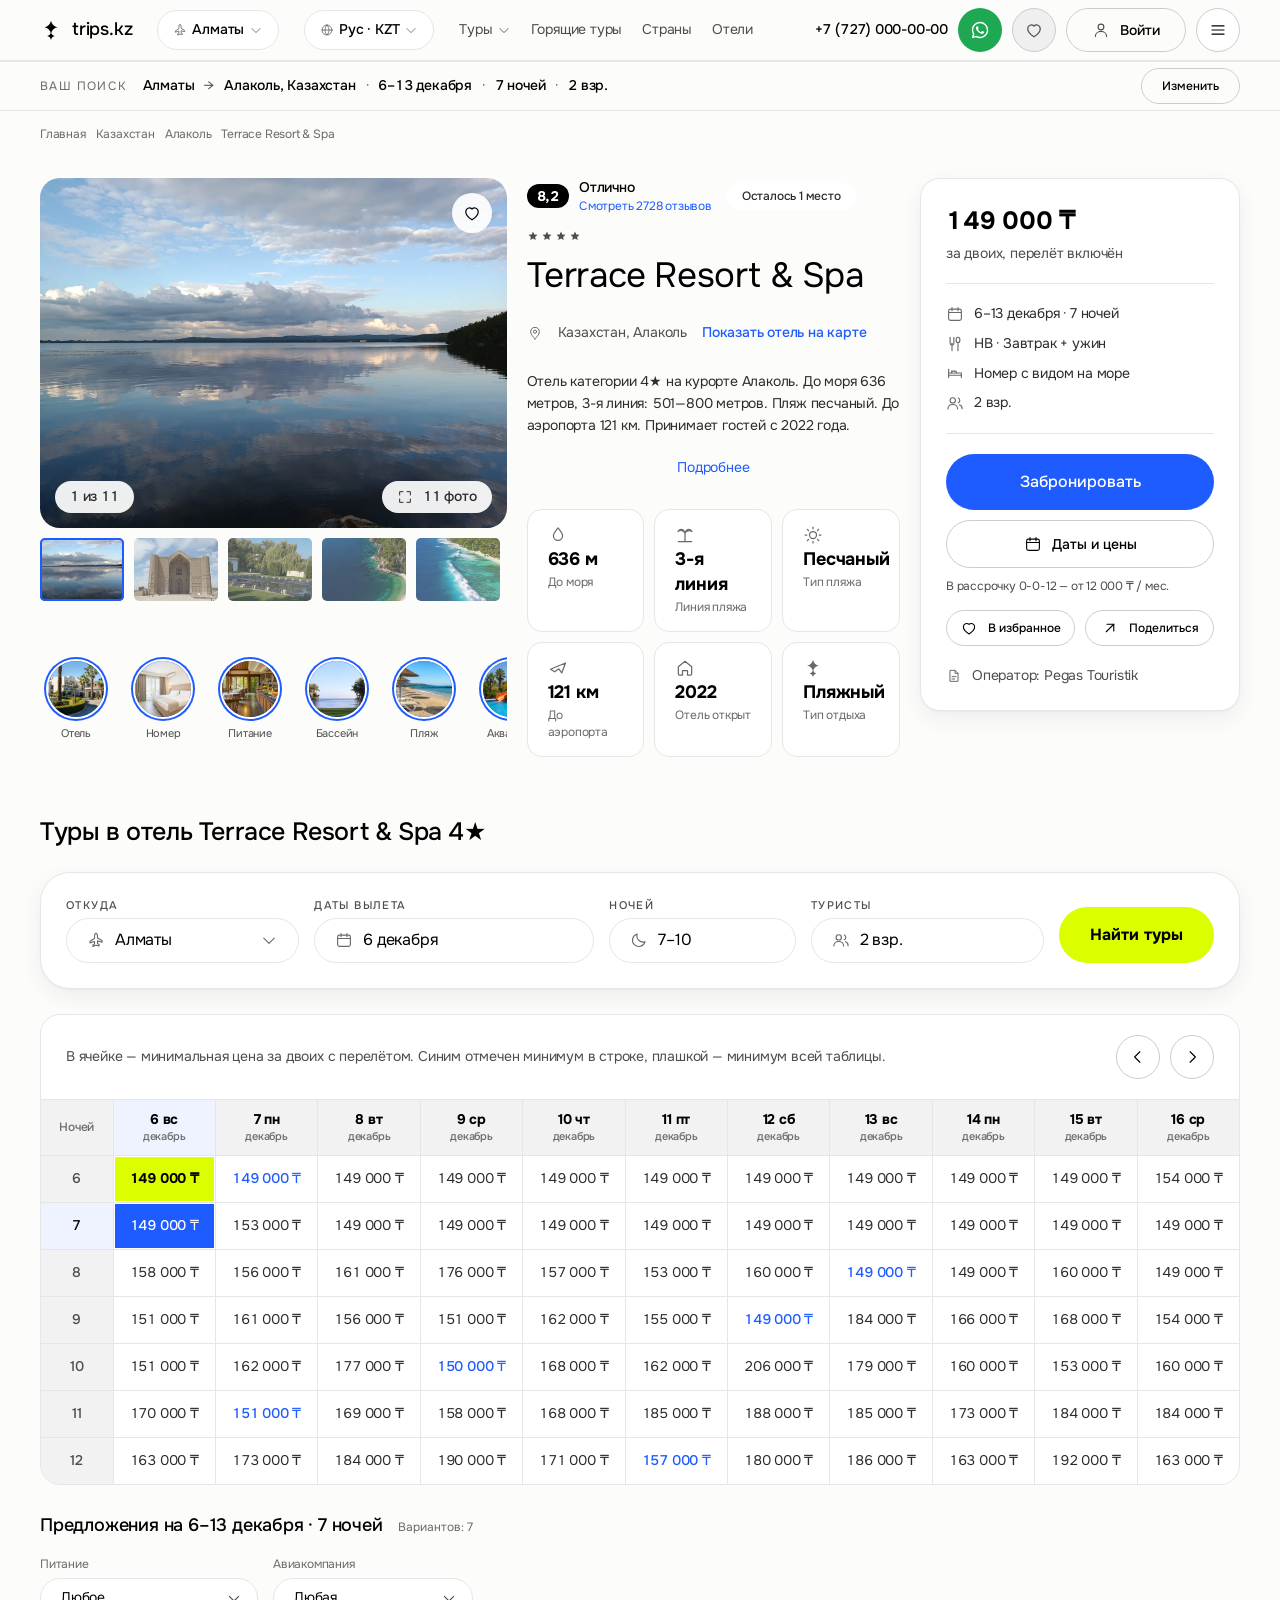
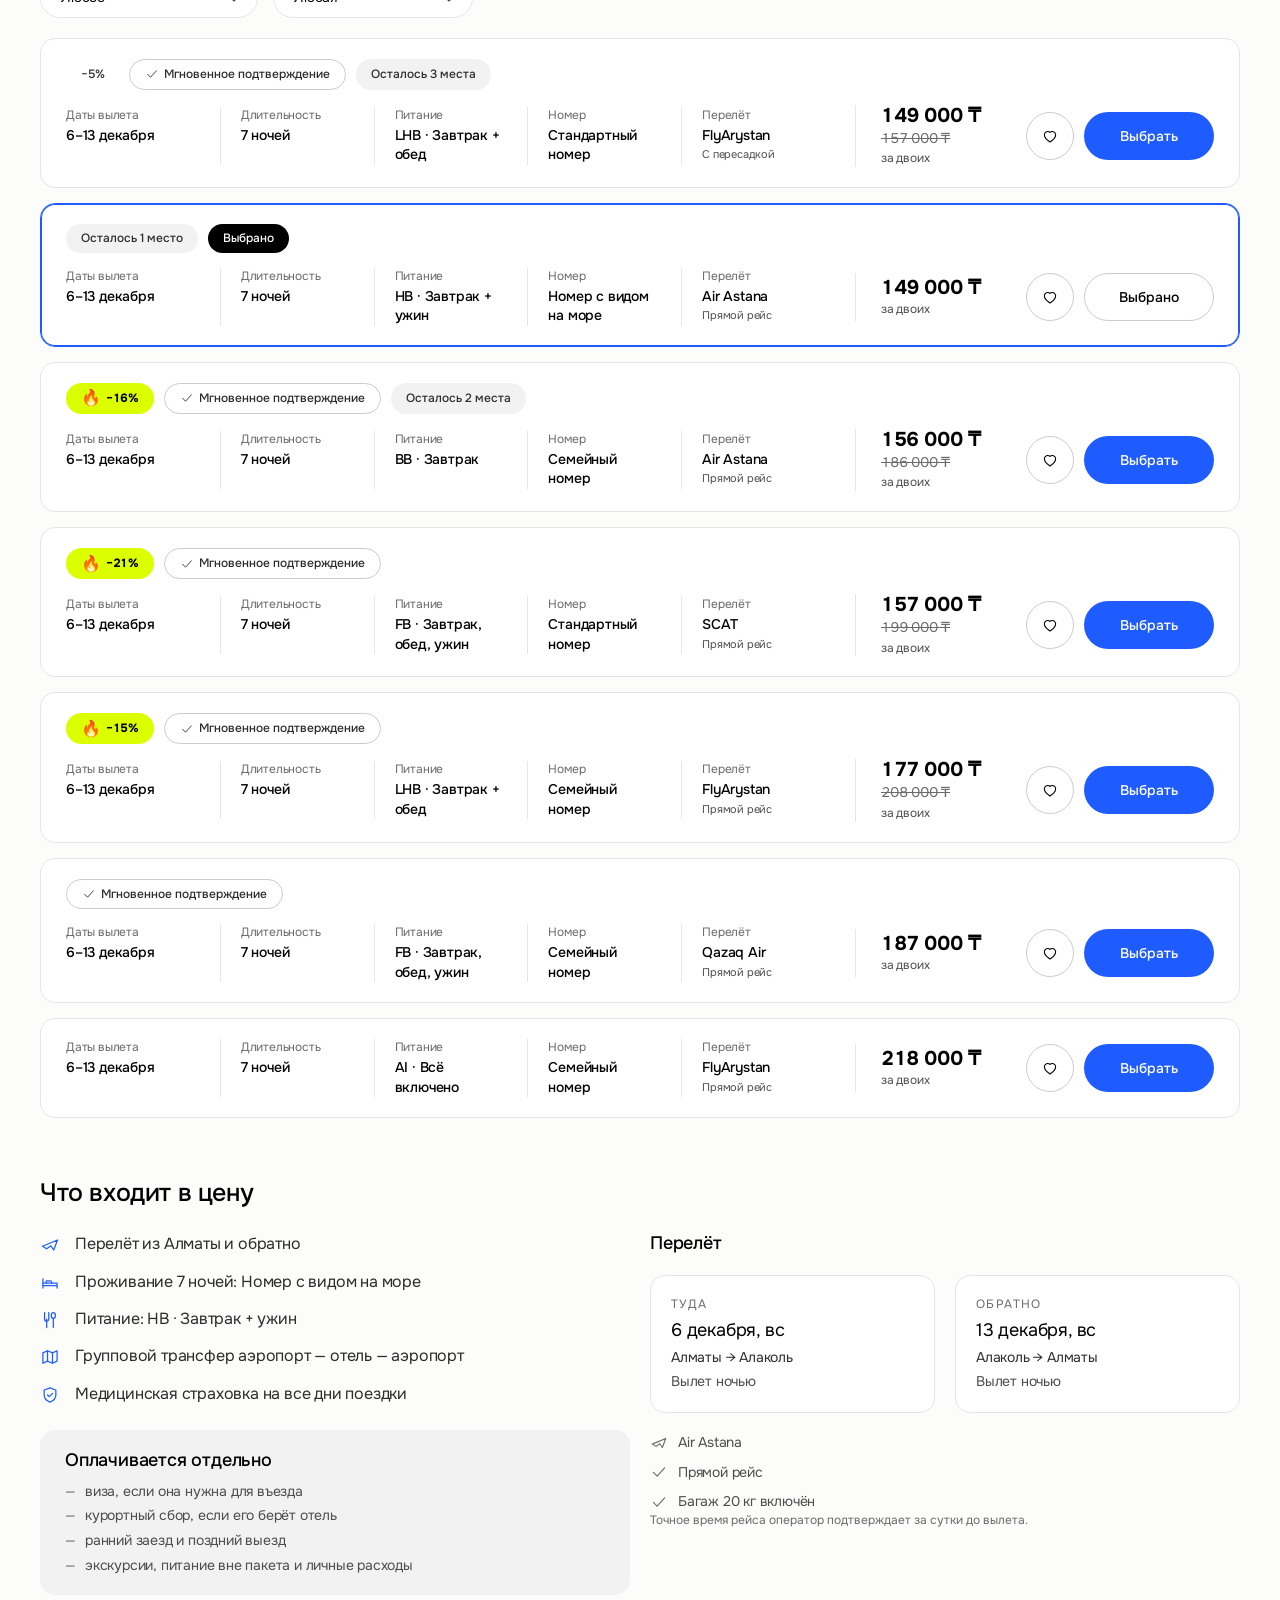
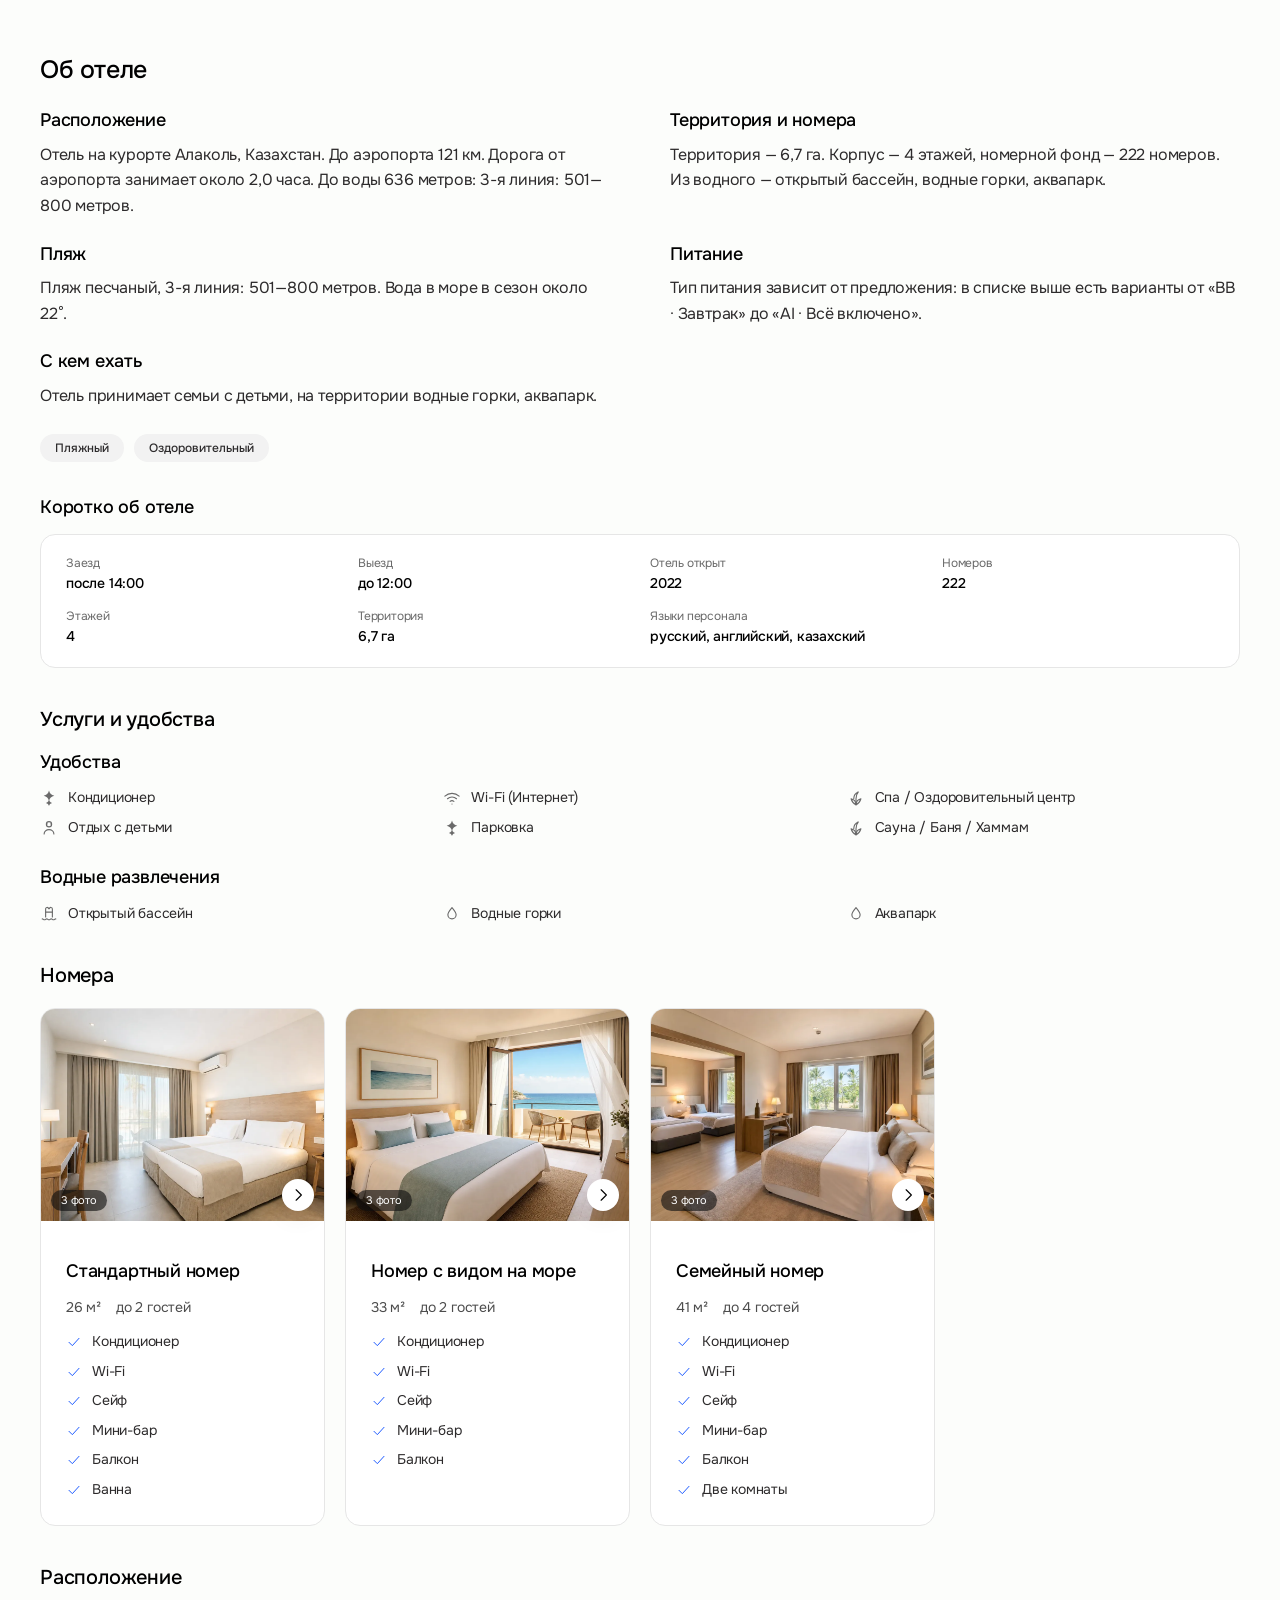
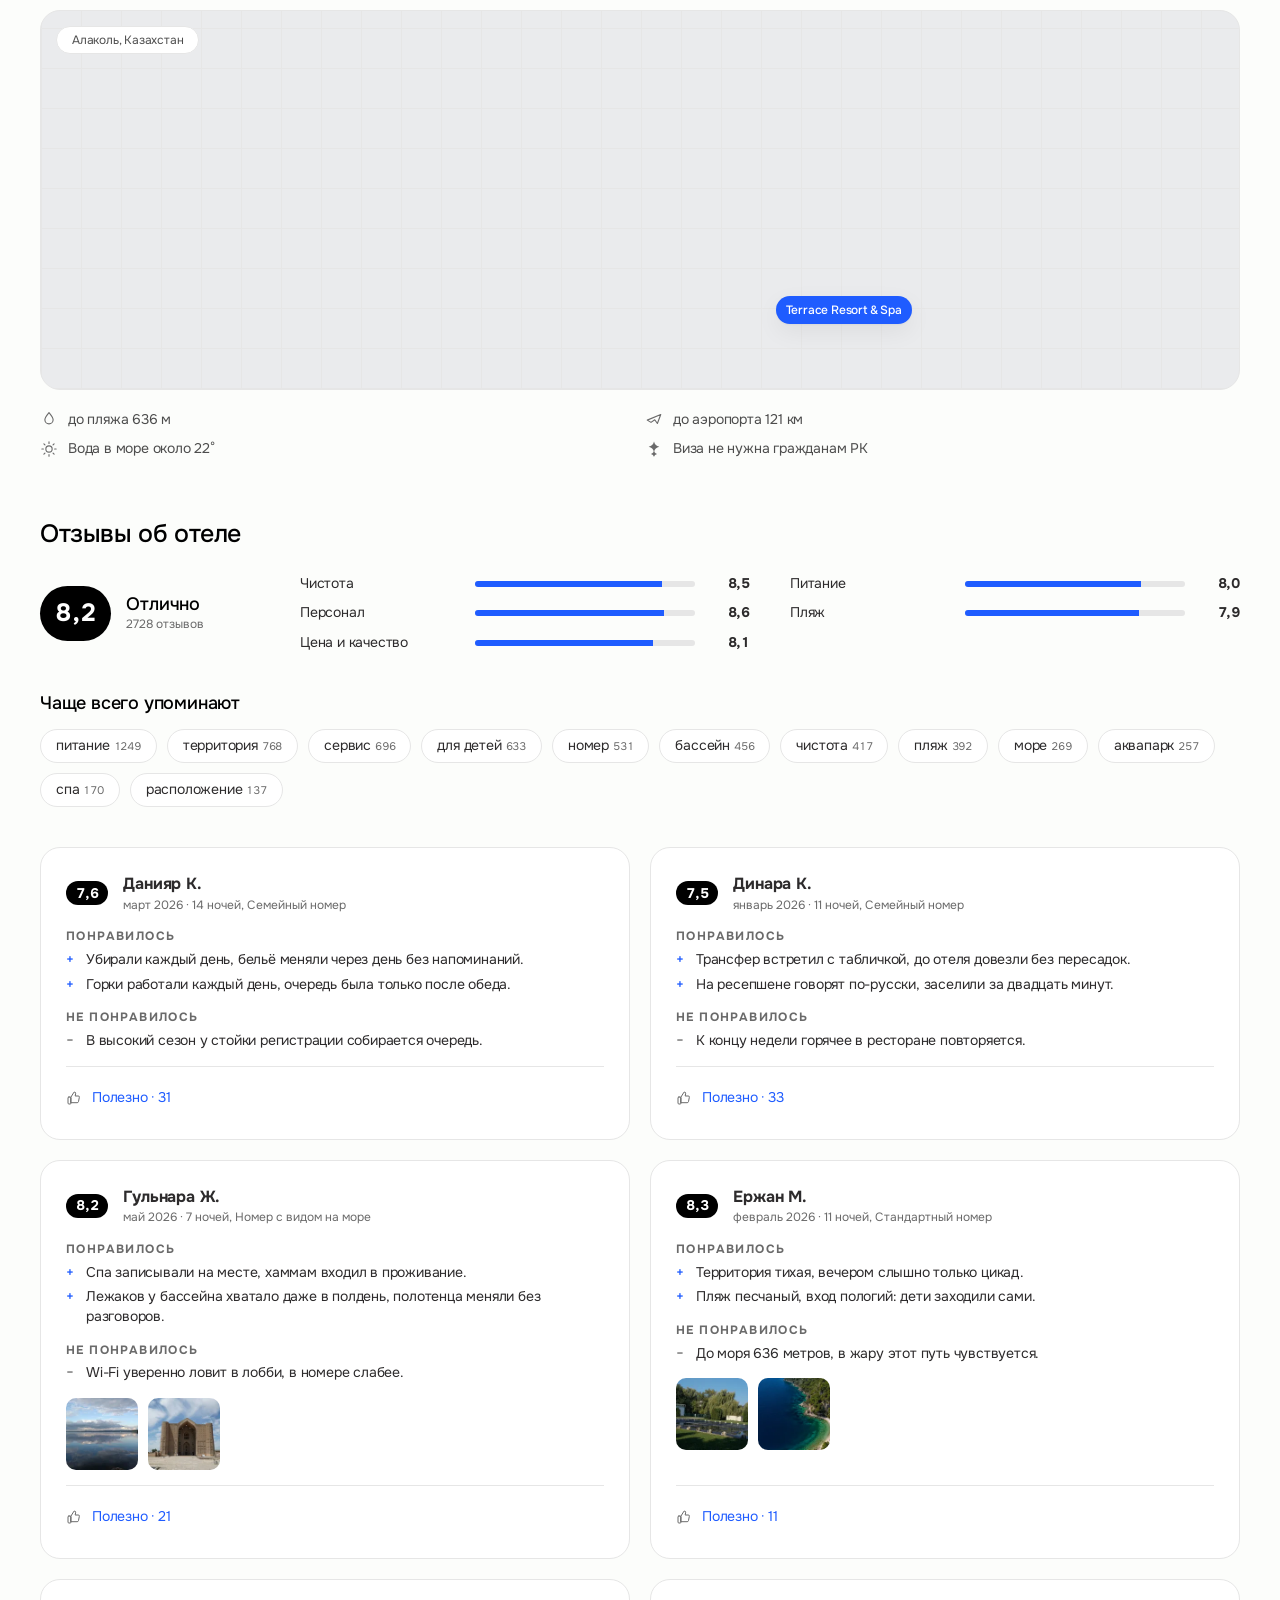
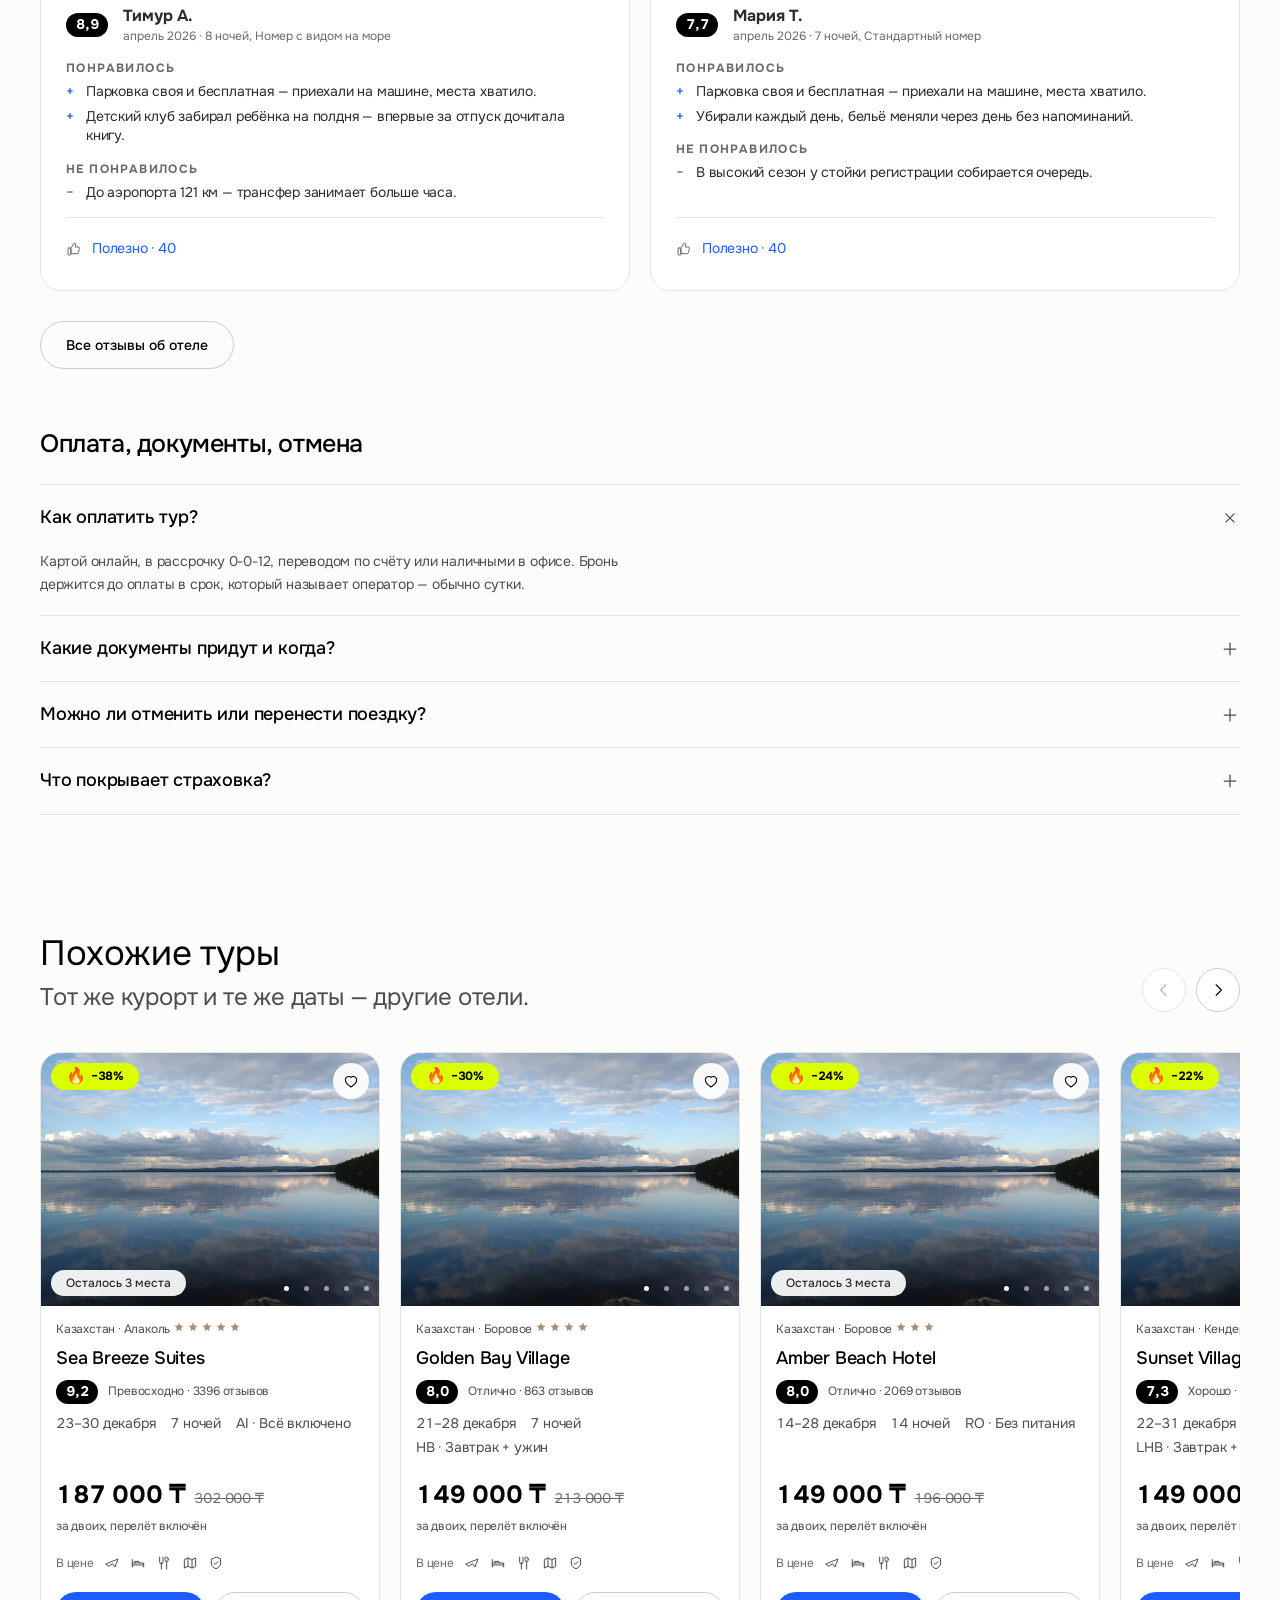
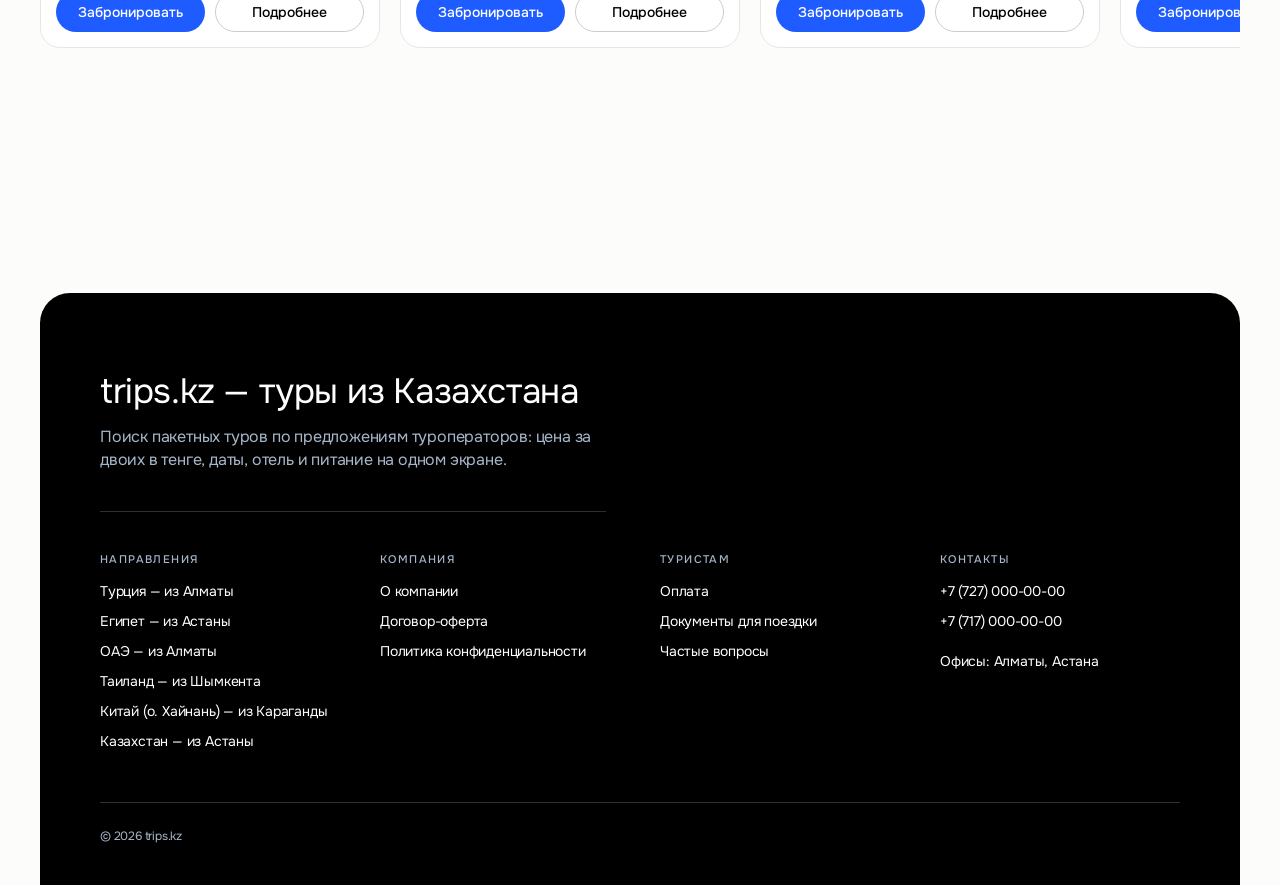
<file: tour.html>
<!doctype html>
<html lang="ru">
<head>
<meta charset="utf-8">
<meta name="viewport" content="width=device-width, initial-scale=1">
<title>Тур — trips.kz</title>
<meta name="description" content="Страница тура: состав пакета, перелёт, отель, питание и цена за двоих с перелётом из выбранного города.">
<meta name="theme-color" content="#FFFFFF">
<meta name="color-scheme" content="light">
<link rel="preconnect" href="https://fonts.googleapis.com">
<link rel="preconnect" href="https://fonts.gstatic.com" crossorigin>
<link href="https://fonts.googleapis.com/css2?family=Onest:wght@300;400;500;700&family=Unbounded:wght@700;800&family=JetBrains+Mono:wght@400&display=swap" rel="stylesheet">
<link rel="stylesheet" href="assets/tokens.css">
<link rel="stylesheet" href="assets/base.css">
<link rel="stylesheet" href="assets/components.css">
<link rel="stylesheet" href="assets/pages.css">
</head>
<body class="has-tabbar">
<a class="skip-link" href="#main" data-i18n="a11y.skip">К основному содержимому</a>
<script src="assets/sprite.js"></script>

<!--
THESIS: карточка выдачи отвечает «сколько», страница отеля — «как он выглядит,
сколько стоит в другие даты и что говорят те, кто там был».
FIRST VIEWPORT: галерея, название с категорией и оценкой, место, короткое
описание, шесть фактов и цена за двоих — три колонки, ни одной прокрутки.
FORM: над крошками — та же полоса поиска, что в выдаче: она называет условия,
в которых отель найден. Ниже первого экрана таблица «ночей × дат вылета» и
список предложений; за ними отель, отзывы и похожие туры.
-->


<!-- Шапка повторяет выдачу и главную: одна строка, служебной полосы над ней нет -->
<header class="site-header">
  <div class="container site-header__inner">
    <a class="brand" href="index.html">
      <svg aria-hidden="true"><use href="#i-mark"></use></svg>
      trips.kz
    </a>

    <div class="field site-header__city" data-city-picker>
      <button class="city-pick" type="button" aria-haspopup="listbox" aria-expanded="false"
              data-i18n-attr="aria-label:top.cityChange" aria-label="Сменить город вылета">
        <svg class="city-pick__plane" aria-hidden="true"><use href="#i-plane-up"></use></svg>
        <span data-city-label>Алматы</span>
        <svg aria-hidden="true"><use href="#i-chev-d"></use></svg>
      </button>
      <div class="pop" role="listbox" aria-label="Город вылета" data-city-list></div>
    </div>

    <div class="field prefs site-header__wide" data-prefs>
      <button class="city-pick" type="button" aria-haspopup="true" aria-expanded="false"
              data-i18n-attr="aria-label:top.prefs" aria-label="Язык и валюта">
        <svg aria-hidden="true"><use href="#i-globe"></use></svg>
        <span data-prefs-label>Рус · KZT</span>
        <svg aria-hidden="true"><use href="#i-chev-d"></use></svg>
      </button>
      <div class="pop prefs__pop">
        <div class="pop__group">
          <div class="pop__title" data-i18n="top.language">Язык</div>
          <span class="lang lang--block" role="group" aria-label="Язык">
            <button type="button" data-lang="ru" aria-pressed="true">Рус</button>
            <button type="button" data-lang="kk" aria-pressed="false">Қаз</button>
            <button type="button" data-lang="en" aria-pressed="false">Eng</button>
          </span>
        </div>
        <div class="pop__group">
          <div class="pop__title" data-i18n="top.currency">Валюта</div>
          <span class="seg seg--block" role="group" aria-label="Валюта">
            <button type="button" data-cur="KZT" aria-pressed="true">KZT</button>
            <button type="button" data-cur="USD" aria-pressed="false">USD</button>
            <button type="button" data-cur="EUR" aria-pressed="false">EUR</button>
          </span>
        </div>
      </div>
    </div>

    <nav class="nav" aria-label="Основное меню">
      <div class="nav__item">
        <button class="nav__link" type="button">
          <span data-i18n="nav.tours">Туры</span><svg aria-hidden="true"><use href="#i-chev-d"></use></svg>
        </button>
        <div class="nav__panel">
          <div class="nav__col"><h3 data-i18n="nav.fromCity">По городу вылета</h3><div data-nav-cities></div></div>
          <div class="nav__col"><h3 data-i18n="nav.byCountry">По странам</h3><div data-nav-countries></div></div>
        </div>
      </div>
      <div class="nav__item"><a class="nav__link" href="search.html?hot=1" data-i18n="nav.hot">Горящие туры</a></div>
      <div class="nav__item"><a class="nav__link" href="search.html" data-i18n="nav.countries">Страны</a></div>
      <div class="nav__item"><a class="nav__link" href="search.html?view=grid" data-i18n="nav.hotels">Отели</a></div>
      <div class="nav__item nav__item--wide"><a class="nav__link" href="index.html#pay" data-i18n="nav.payment">Оплата</a></div>
      <div class="nav__item nav__item--xwide"><a class="nav__link" href="index.html#blog" data-i18n="nav.blog">Блог</a></div>
      <div class="nav__item nav__item--xwide"><a class="nav__link" href="index.html#contacts" data-i18n="nav.contacts">Контакты</a></div>
    </nav>
    <div class="site-header__side">
      <a class="topbar__link topbar__phone site-header__phone" href="tel:+77270000000">+7 (727) 000-00-00</a>
      <a class="btn-icon site-header__call" href="tel:+77270000000"
         data-i18n-attr="aria-label:top.call;title:top.call" aria-label="Позвонить" title="Позвонить">
        <svg aria-hidden="true"><use href="#i-phone"></use></svg>
      </a>
      <a class="topbar__wa" href="#" data-demo aria-label="WhatsApp" title="WhatsApp"
         data-i18n-attr="aria-label:top.whatsapp;title:top.whatsapp">
        <svg aria-hidden="true"><use href="#i-whatsapp"></use></svg>
      </a>
      <button class="topbar__icon site-header__wide" type="button" data-favorites-open
              data-i18n-attr="aria-label:top.favorites;title:top.favorites"
              aria-label="Избранное" title="Избранное">
        <svg aria-hidden="true"><use href="#i-heart"></use></svg>
        <span class="topbar__count" data-fav-count></span>
      </button>
      <button class="btn btn--ghost site-header__login" type="button" data-profile-open>
        <svg aria-hidden="true"><use href="#i-user"></use></svg>
        <span data-i18n="top.login">Войти</span>
      </button>
      <button class="btn-icon burger" type="button" data-burger aria-label="Меню">
        <svg aria-hidden="true"><use href="#i-list"></use></svg>
      </button>
    </div>
  </div>
</header>

<!-- Меню открывается под шапкой: логотип, город, связь и бургер остаются -->
<div class="menu-sheet" data-open="false">
  <div class="container menu-sheet__tools">
    <a class="btn btn--primary btn--block btn--lg" href="search.html">
      <svg aria-hidden="true"><use href="#i-search"></use></svg>
      <span data-i18n="f.search">Найти туры</span>
    </a>
    <div class="menu-sheet__row">
      <button class="btn btn--ghost menu-sheet__login" type="button" data-profile-open>
        <svg aria-hidden="true"><use href="#i-user"></use></svg>
        <span data-i18n="top.login">Войти</span>
      </button>
      <button class="btn-icon menu-sheet__fav" type="button" data-favorites-open
              data-i18n-attr="aria-label:top.favorites;title:top.favorites"
              aria-label="Избранное" title="Избранное">
        <svg aria-hidden="true"><use href="#i-heart"></use></svg>
        <span class="topbar__count" data-fav-count></span>
      </button>
    </div>
    <div class="menu-sheet__switches">
      <span class="seg seg--tap seg--block" role="group"
            data-i18n-attr="aria-label:top.language" aria-label="Язык">
        <button type="button" data-lang="ru" aria-pressed="true">Рус</button>
        <button type="button" data-lang="kk" aria-pressed="false">Қаз</button>
        <button type="button" data-lang="en" aria-pressed="false">Eng</button>
      </span>
      <span class="seg seg--tap seg--block" role="group"
            data-i18n-attr="aria-label:top.currency" aria-label="Валюта">
        <button type="button" data-cur="KZT" aria-pressed="true">KZT</button>
        <button type="button" data-cur="USD" aria-pressed="false">USD</button>
        <button type="button" data-cur="EUR" aria-pressed="false">EUR</button>
      </span>
    </div>
  </div>
  <div class="container menu-sheet__list">
    <div class="menu-sheet__grid">
      <div class="menu-sheet__col">
        <h3 data-i18n="menu.search">Поиск туров</h3>
        <a href="search.html" data-i18n="menu.allTours">Все туры</a>
        <a href="search.html?hot=1" data-i18n="nav.hot">Горящие туры</a>
        <a href="search.html?view=grid" data-i18n="nav.hotels">Отели</a>
        <a href="#" data-demo data-i18n="nav.excursions">Экскурсии</a>
        <a href="index.html#collections" data-i18n="menu.collections">Подборки туров</a>
        <a href="index.html#calendar" data-i18n="menu.calendar">Календарь низких цен</a>
      </div>
      <div class="menu-sheet__col">
        <h3 data-i18n="nav.fromCity">По городу вылета</h3>
        <div class="menu-sheet__sub" data-nav-cities></div>
      </div>
      <div class="menu-sheet__col">
        <h3 data-i18n="nav.byCountry">По странам</h3>
        <div class="menu-sheet__sub" data-nav-countries></div>
      </div>
      <div class="menu-sheet__col">
        <h3 data-i18n="foot.tourists">Туристам</h3>
        <a href="index.html#pay" data-i18n="nav.payment">Оплата</a>
        <a href="#" data-demo data-i18n="menu.docs">Документы для поездки</a>
        <a href="#" data-demo data-i18n="menu.visa">Визы и правила въезда</a>
        <a href="#" data-demo data-i18n="menu.insurance">Страхование</a>
        <a href="#" data-demo data-i18n="menu.faq">Частые вопросы</a>
        <a href="index.html#reviews" data-i18n="menu.reviews">Отзывы туристов</a>
      </div>
      <div class="menu-sheet__col">
        <h3 data-i18n="foot.company">Компания</h3>
        <a href="#" data-demo data-i18n="nav.about">О компании</a>
        <a href="index.html#operators" data-i18n="menu.operators">Туроператоры</a>
        <a href="index.html#blog" data-i18n="nav.blog">Блог</a>
        <a href="#" data-demo data-i18n="menu.jobs">Вакансии</a>
        <a href="#" data-demo data-i18n="menu.offer">Договор-оферта</a>
        <a href="#" data-demo data-i18n="menu.privacy">Политика конфиденциальности</a>
      </div>
      <div class="menu-sheet__col">
        <h3 data-i18n="foot.contacts">Контакты</h3>
        <a href="index.html#contacts" data-i18n="menu.offices">Офисы и контакты</a>
        <a href="tel:+77270000000">+7 (727) 000-00-00</a>
        <a href="#" data-demo data-i18n="top.whatsapp">WhatsApp</a>
        <a href="#" data-demo data-i18n="top.callback">Обратный звонок</a>
      </div>
    </div>
  </div>
</div>

<!-- 6.1 Строка поиска: та же полоса, что в выдаче. На странице отеля она не
     ищет заново, а называет условия, в которых этот отель был найден: без
     неё человек не понимает, чей это результат — города, даты, состава. -->
<div class="searchbar searchbar--tp" data-expanded="false">
  <div class="container">
    <div class="searchbar__row">
      <span class="searchbar__label" data-i18n="tp.yourSearch">Ваш поиск</span>
      <span class="searchbar__summary" data-summary></span>
      <button class="btn btn--ghost btn--sm" type="button" data-expand data-i18n="search.change">Изменить</button>
    </div>

    <div class="searchbar__full" data-search-host>
      <form class="search" id="search-form" novalidate></form>
    </div>
  </div>
</div>

<!-- 6.2 Хлебные крошки: путь до отеля повторяет путь по выдаче -->
<div class="container page-head">
  <nav class="crumbs" data-crumbs aria-label="Хлебные крошки"></nav>
</div>

<main id="main" class="container tp" itemscope itemtype="https://schema.org/Product">
  <!-- 6.3 Первый экран: галерея, главное об отеле и цена — всё сразу.
       Раньше здесь стоял один кадр во всю ширину, а название, оценка и факты
       жили над ним отдельными полосами: до цены нужно было прокрутить экран.
       Теперь три колонки отвечают на три вопроса разом — «как выглядит»,
       «что это за отель», «сколько стоит». -->
  <div class="tp-hero">
    <div class="tp-gallery" data-tp-gallery></div>

    <!-- Круглая лента сторис: темы, которые в общей галерее не разглядеть —
         отдельно номер, отдельно пляж, отдельно что там с едой. -->
    <div class="tp-stories" data-tp-stories></div>

    <div class="tp-info" data-tp-info></div>

    <aside class="tp-side">
      <div class="tp-price" data-tp-price></div>
    </aside>
  </div>

  <!-- 6.4 Даты и цены: таблица «ночей × дат вылета» и список предложений.
       Это главный инструмент страницы: цена отеля меняется от даты сильнее,
       чем от чего-либо ещё, и таблица показывает разброс целиком, а не по
       одному предложению за раз. Минимум в ячейке — та же цена, что первой
       строкой в списке под таблицей: обе считает одна формула. -->
  <section class="tp-sec" id="tp-tours">
    <div class="tp-sec__head">
      <h2 class="t-h4" data-tp-tours-title>Туры в отель</h2>
    </div>

    <!-- На телефоне форма свёрнута: пять полей в столбик читались не как
         форма, а как случайный список подписей, и повторяли условия из полосы
         поиска наверху. На десктопе строка формы видна всегда — раскладку
         шире 900px это не трогает. -->
    <div class="tp-toursearch" data-toursearch data-open="false">
      <button class="btn btn--ghost btn--block tp-toursearch__toggle" type="button" data-hform-toggle
              aria-expanded="false" aria-controls="hotel-form">
        <svg aria-hidden="true"><use href="#i-filter"></use></svg>
        <span data-hform-label></span>
      </button>
      <form class="search search--tp" id="hotel-form" novalidate></form>
    </div>

    <div data-tp-grid></div>

    <div class="tp-offers" data-tp-offers></div>
  </section>

  <!-- 6.5 Что входит в выбранное предложение и чем лететь -->
  <section class="tp-sec" id="tp-included">
    <div class="tp-sec__head">
      <h2 class="t-h4" data-i18n="tp.included">Что входит в цену</h2>
    </div>
    <div class="tp-cols">
      <div data-tp-included></div>
      <div>
        <h3 class="t-h6 tp-cols__title" data-i18n="flt.flight">Перелёт</h3>
        <div data-tp-flight></div>
      </div>
    </div>
  </section>

  <!-- 6.6 Об отеле: описание, услуги, номера, питание и пляж, расположение -->
  <section class="tp-sec" id="tp-about">
    <div class="tp-sec__head">
      <h2 class="t-h4" data-i18n="tp.about">Об отеле</h2>
    </div>

    <div class="tp-about" data-tp-about></div>

    <div class="tp-block">
      <h3 class="t-h5" data-i18n="tp.services">Услуги и удобства</h3>
      <div class="tp-svc" data-tp-services></div>
    </div>

    <div class="tp-block">
      <h3 class="t-h5" data-i18n="tp.rooms">Номера</h3>
      <div class="tp-rooms" data-tp-rooms></div>
    </div>

    <div class="tp-block" id="tp-map">
      <h3 class="t-h5" data-i18n="tp.location">Расположение</h3>
      <div class="map-canvas map-canvas--tp" data-tp-map></div>
      <ul class="tp-marks tp-marks--wide" data-tp-dist></ul>
    </div>
  </section>

  <!-- 6.7 Отзывы: сводная оценка, разбивка по критериям, ярлыки и карточки -->
  <section class="tp-sec" id="tp-reviews">
    <div class="tp-sec__head">
      <h2 class="t-h4" data-i18n="tp.reviews">Отзывы об отеле</h2>
    </div>
    <div class="tp-rate" data-tp-rate></div>
    <div class="tp-tags" data-tp-tags></div>
    <div class="tp-reviews" data-tp-reviews></div>
  </section>

  <!-- 6.8 Вопросы перед оплатой -->
  <section class="tp-sec">
    <div class="tp-sec__head">
      <h2 class="t-h4" data-i18n="tp.faq">Оплата, документы, отмена</h2>
    </div>
    <div class="accordion" data-tp-faq></div>
  </section>

  <!-- 6.9 Похожие туры: лента, а не сетка — соседних отелей на курорте больше,
       чем помещается в четыре колонки, и листать их привычнее вбок -->
  <section class="section section--last" id="tp-similar">
    <div class="section__head">
      <div>
        <h2 class="t-h3" data-i18n="tp.similar">Похожие туры</h2>
        <p class="t-lead" data-i18n="tp.similarLead">Тот же курорт и те же даты — другие отели.</p>
      </div>
      <div class="rail-nav" data-rail-nav>
        <button class="btn-icon" type="button" data-rail-prev
                data-i18n-attr="aria-label:a11y.prev" aria-label="Предыдущий">
          <svg aria-hidden="true"><use href="#i-chev-l"></use></svg>
        </button>
        <button class="btn-icon" type="button" data-rail-next
                data-i18n-attr="aria-label:a11y.next" aria-label="Следующий">
          <svg aria-hidden="true"><use href="#i-chev-r"></use></svg>
        </button>
      </div>
    </div>
    <div class="rail" data-tp-similar></div>
  </section>
</main>


<footer class="site-footer">
  <div class="container">
    <div class="site-footer__panel">
      <div class="site-footer__head">
        <h2 class="t-h3" data-i18n="foot.title">trips.kz — туры из Казахстана</h2>
        <p data-i18n="foot.lead">Поиск пакетных туров по предложениям туроператоров: цена за двоих в тенге, даты, отель и питание на одном экране.</p>
      </div>
      <div class="site-footer__cols">
        <div>
          <h3 data-i18n="foot.dest">Направления</h3>
          <ul data-footer-dest></ul>
        </div>
        <div>
          <h3 data-i18n="foot.company">Компания</h3>
          <ul>
            <li><a href="#" data-demo data-i18n="nav.about">О компании</a></li>
            <li><a href="#" data-demo>Договор-оферта</a></li>
            <li><a href="#" data-demo>Политика конфиденциальности</a></li>
          </ul>
        </div>
        <div>
          <h3 data-i18n="foot.tourists">Туристам</h3>
          <ul>
            <li><a href="index.html#pay" data-i18n="nav.payment">Оплата</a></li>
            <li><a href="#" data-demo>Документы для поездки</a></li>
            <li><a href="#" data-demo>Частые вопросы</a></li>
          </ul>
        </div>
        <div>
          <h3 data-i18n="foot.contacts">Контакты</h3>
          <address style="font-style: normal">
            <a href="tel:+77270000000">+7 (727) 000-00-00</a>
            <a href="tel:+77170000000">+7 (717) 000-00-00</a>
            <span class="t-body-s" style="display:block; margin-top: var(--s-2)">Офисы: Алматы, Астана</span>
          </address>
        </div>
      </div>
      <div class="site-footer__legal">
        <span data-i18n="foot.rights">© 2026 trips.kz</span>
      </div>
    </div>
  </div>
</footer>

<!-- Нижняя панель телефона: та же, что на главной. Пять действий, к которым
     возвращаются с любого экрана сайта, и на внутренних страницах они нужны
     не меньше — уйти отсюда иначе можно только через шапку. -->
<nav class="tabbar" aria-label="Быстрые действия">
  <a class="tabbar__item" href="index.html">
    <span class="tabbar__ico"><svg aria-hidden="true"><use href="#i-home"></use></svg></span>
    <span data-i18n="bar.home">Главное</span>
  </a>
  <button class="tabbar__item" type="button" data-chat-open>
    <span class="tabbar__ico"><svg aria-hidden="true"><use href="#i-chat"></use></svg></span>
    <span data-i18n="bar.chat">Чат</span>
  </button>
  <button class="tabbar__item tabbar__item--accent" type="button" data-search-open>
    <span class="tabbar__ico"><svg aria-hidden="true"><use href="#i-search"></use></svg></span>
    <span data-i18n="bar.search">Поиск</span>
  </button>
  <button class="tabbar__item" type="button" data-favorites-open>
    <span class="tabbar__ico">
      <svg aria-hidden="true"><use href="#i-heart"></use></svg>
      <span class="tabbar__count" data-fav-count></span>
    </span>
    <span data-i18n="bar.fav">Избранное</span>
  </button>
  <button class="tabbar__item" type="button" data-profile-open>
    <span class="tabbar__ico"><svg aria-hidden="true"><use href="#i-user"></use></svg></span>
    <span data-i18n="bar.profile">Профиль</span>
  </button>
</nav>

<!-- Шторка поиска: в неё переезжает та же форма, что стоит в полосе наверху.
     Второй копии формы нет намеренно — иначе город, даты и состав расходились
     бы между полосой и шторкой. -->
<div class="sheet sheet--search" data-search-sheet data-open="false">
  <div class="sheet__scrim" data-search-close></div>
  <div class="sheet__panel" role="dialog" aria-modal="true"
       data-i18n-attr="aria-label:f.search" aria-label="Найти туры">
    <div class="sheet__head">
      <b class="t-h6" data-i18n="f.search">Найти туры</b>
      <button class="btn-icon" type="button" data-search-close
              data-i18n-attr="aria-label:nav.close" aria-label="Закрыть">
        <svg aria-hidden="true"><use href="#i-close"></use></svg>
      </button>
    </div>
    <div class="sheet__body" data-search-sheet-body></div>
  </div>
</div>

<div class="toasts" aria-live="polite"></div>

<script src="assets/i18n.js"></script>
<script src="assets/format.js"></script>
<script src="assets/data.js"></script>
<script src="assets/app.js"></script>
<script src="assets/tour.js"></script>
</body>
</html>
</file>
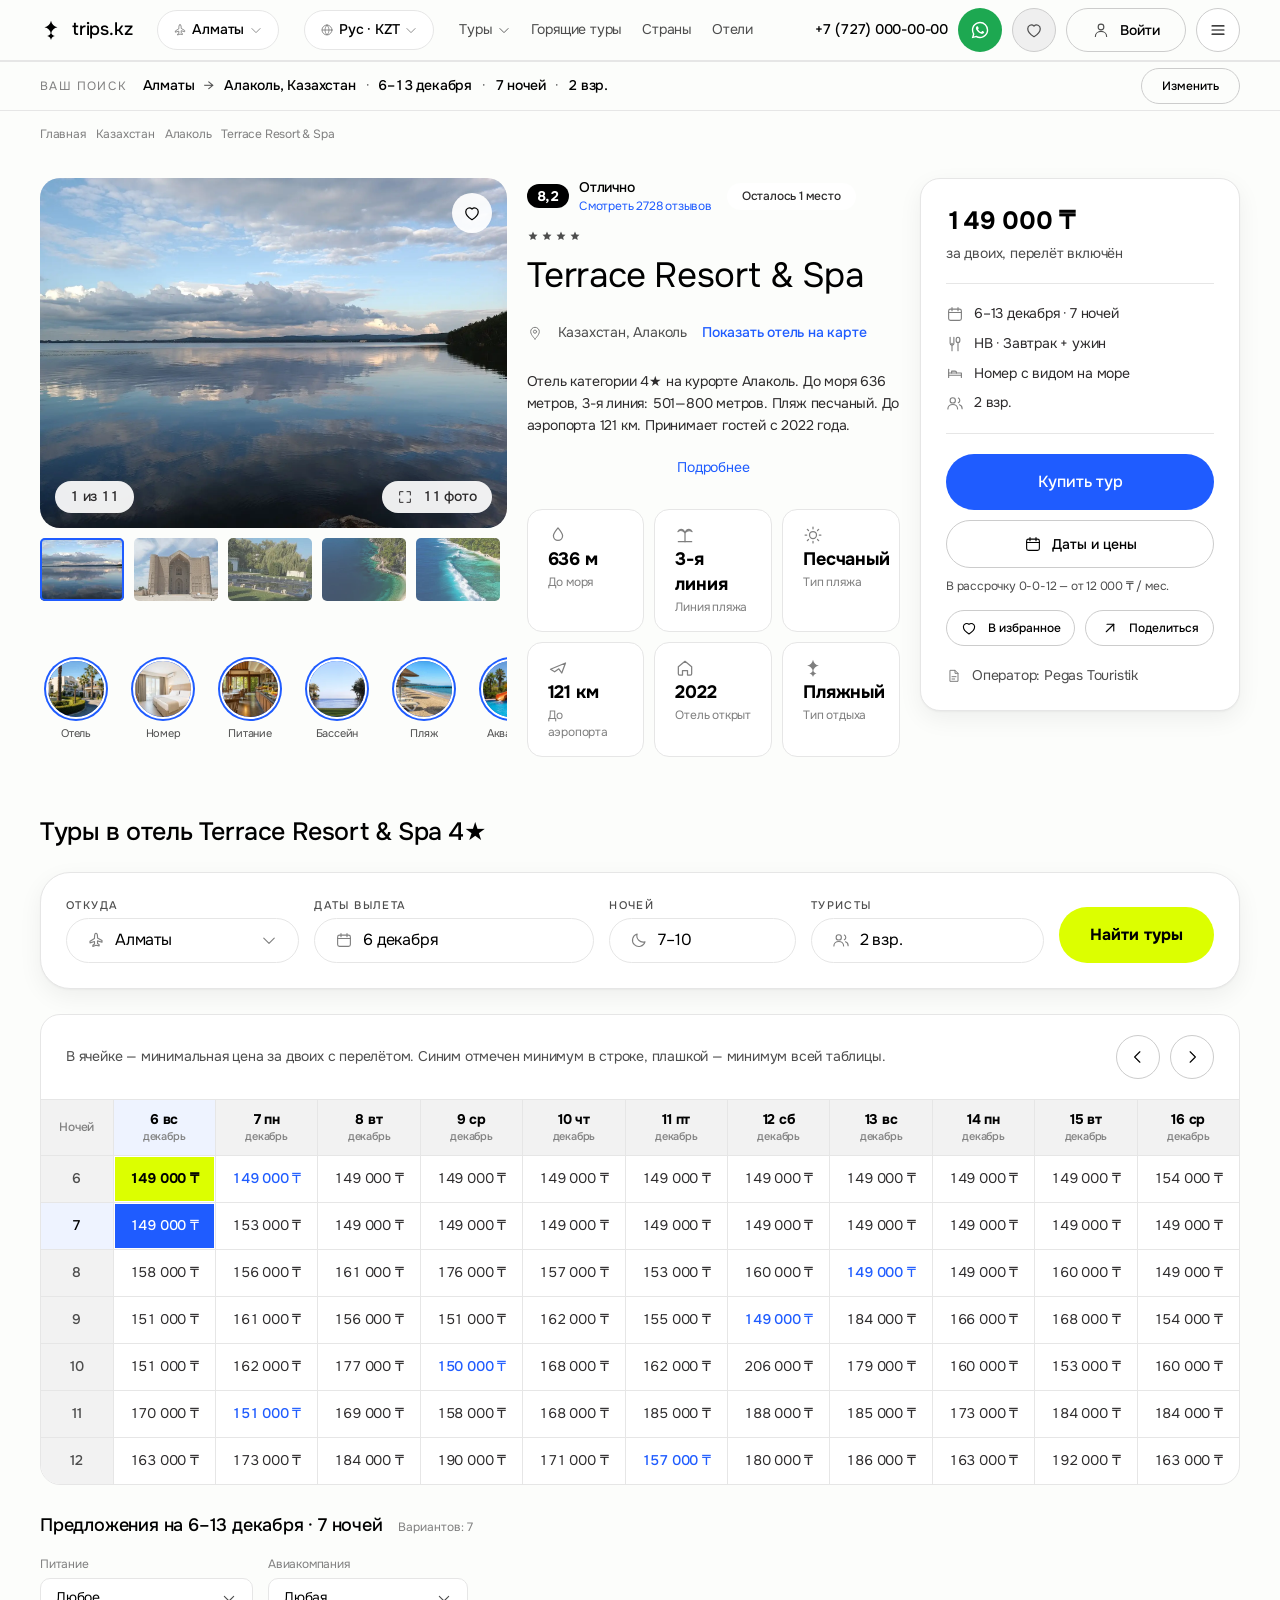
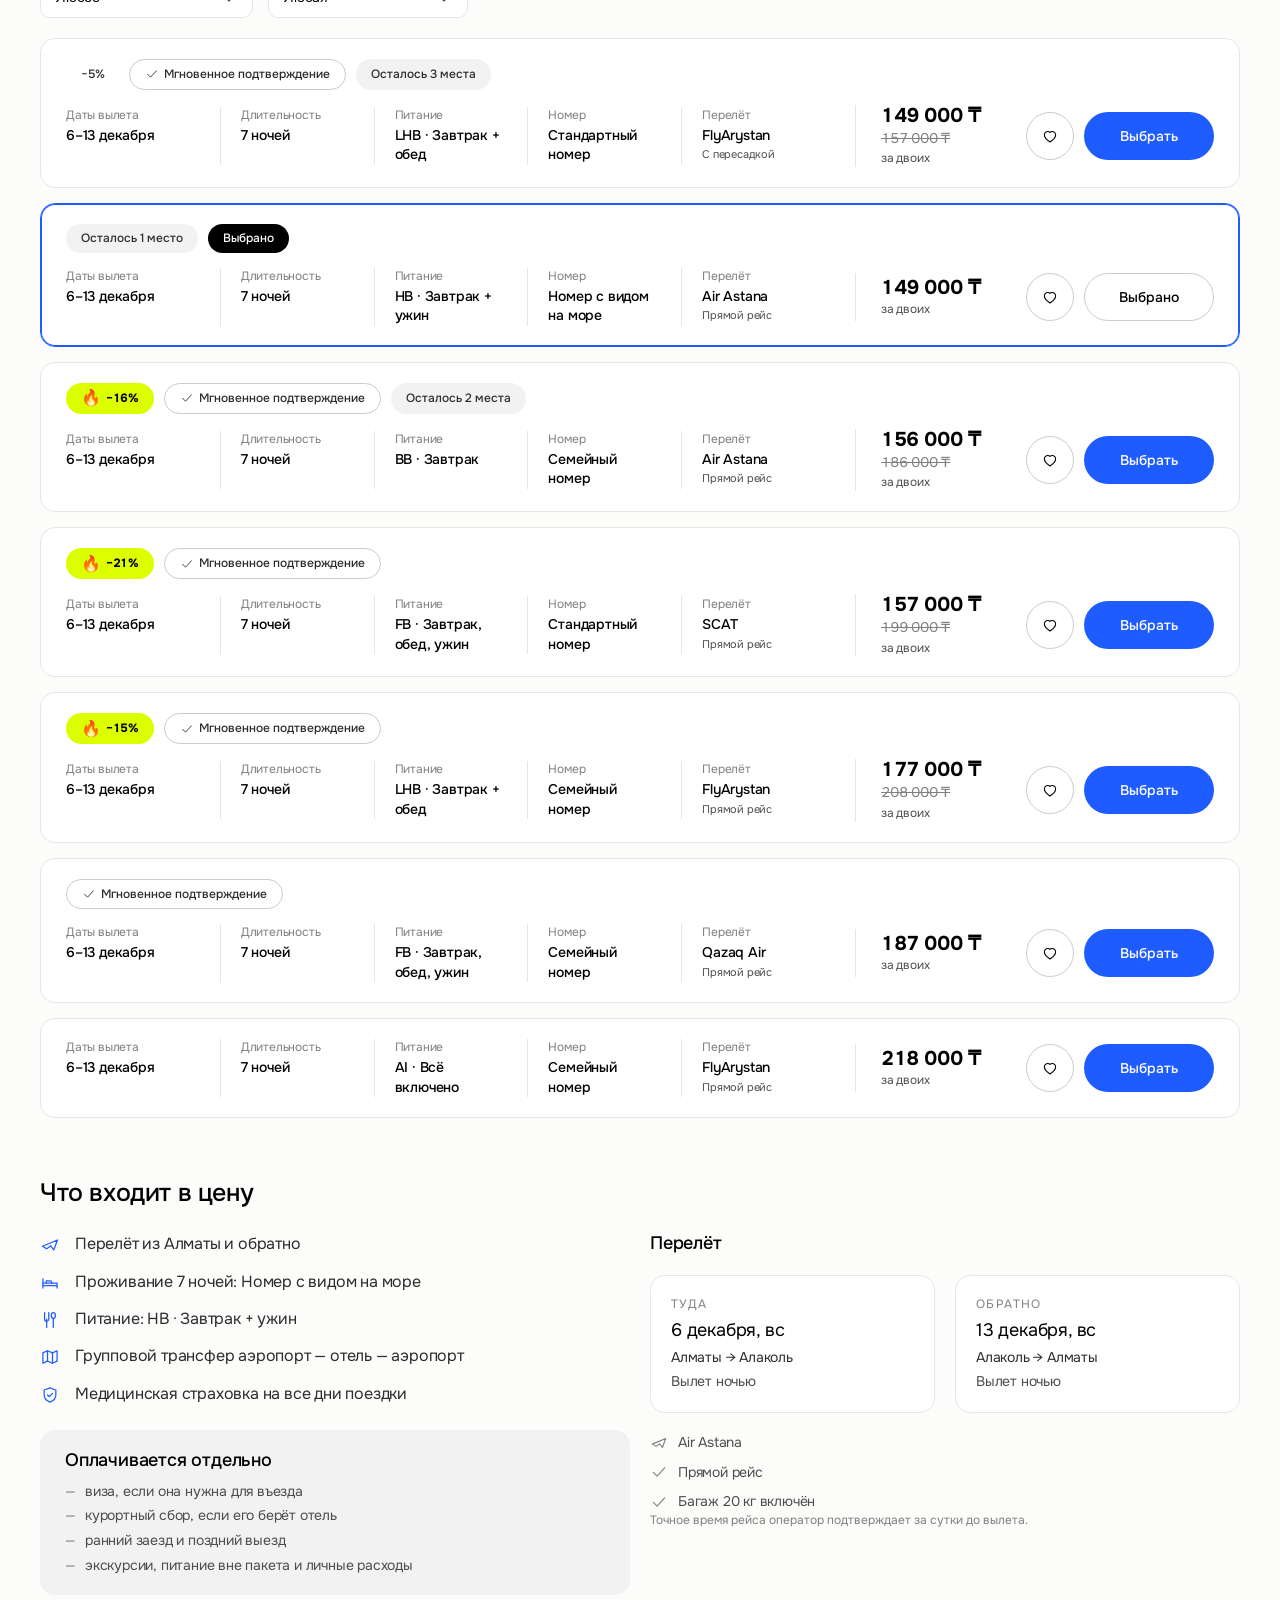
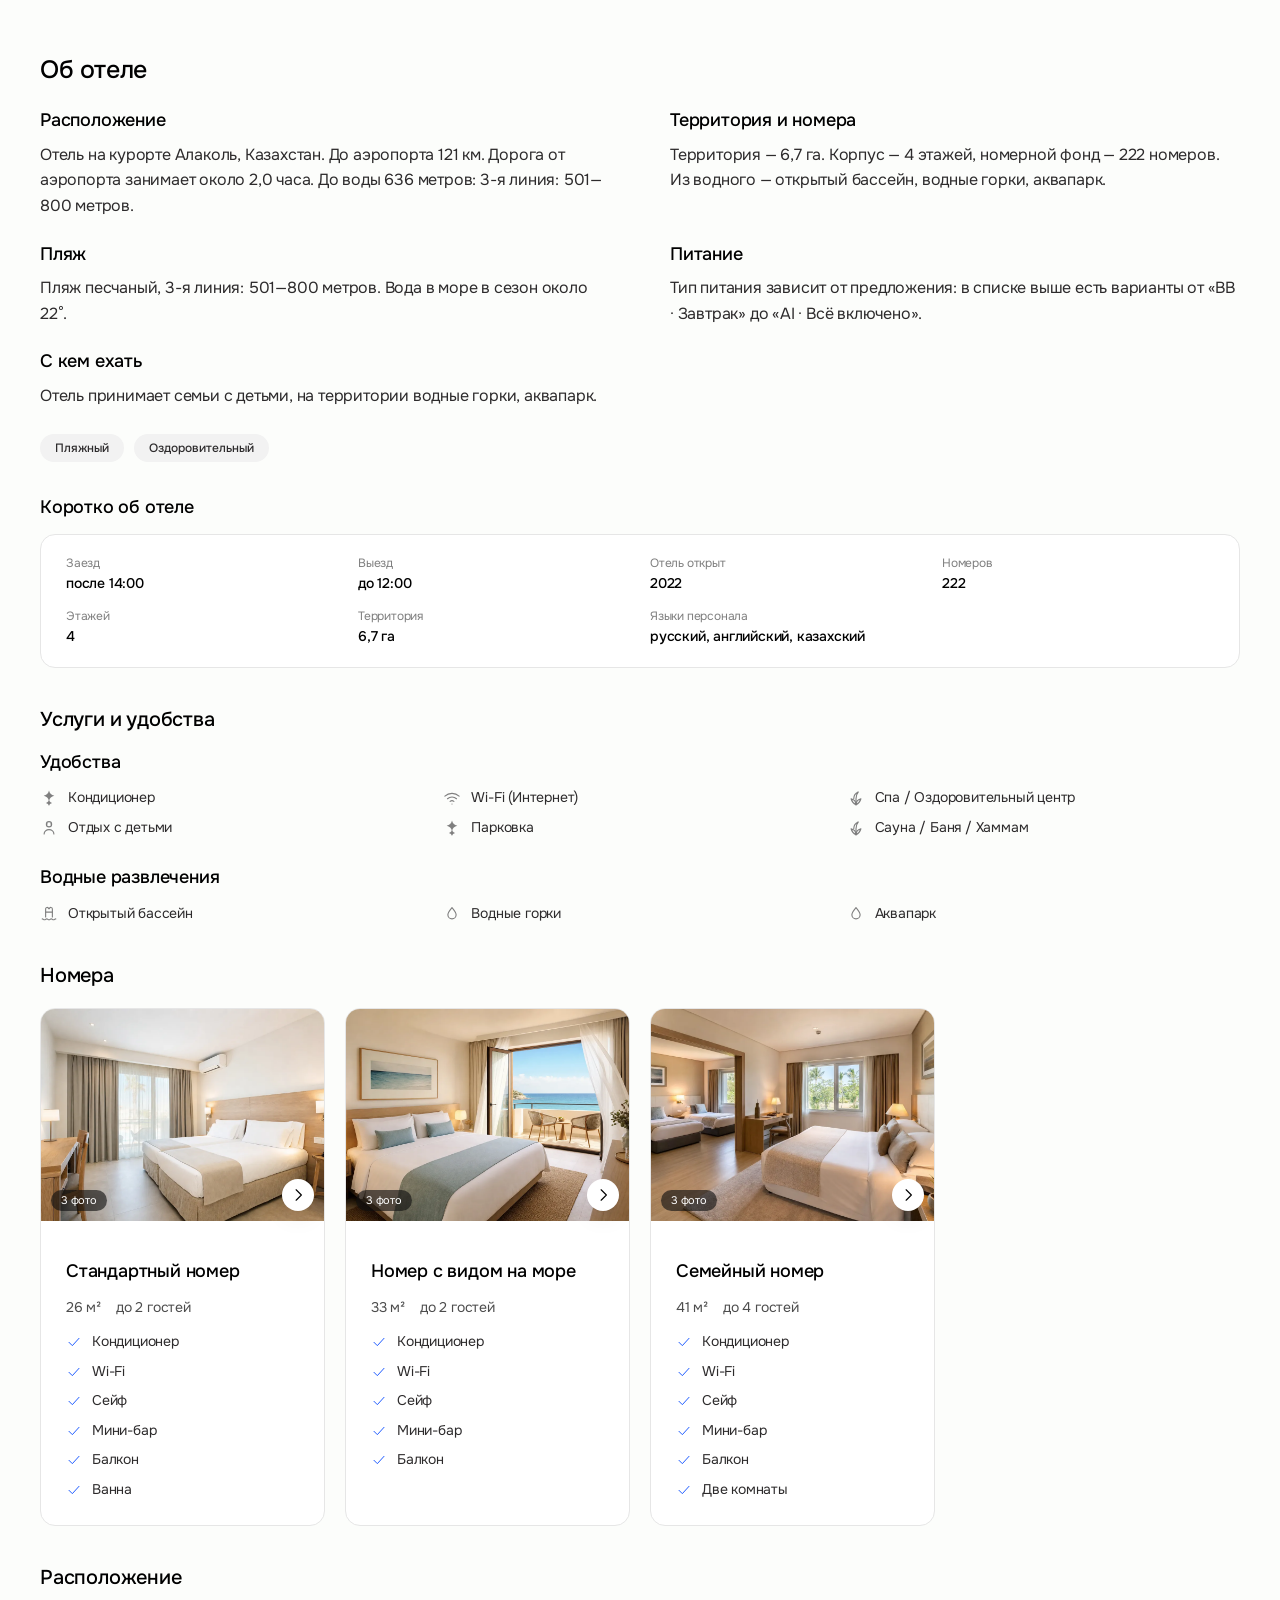
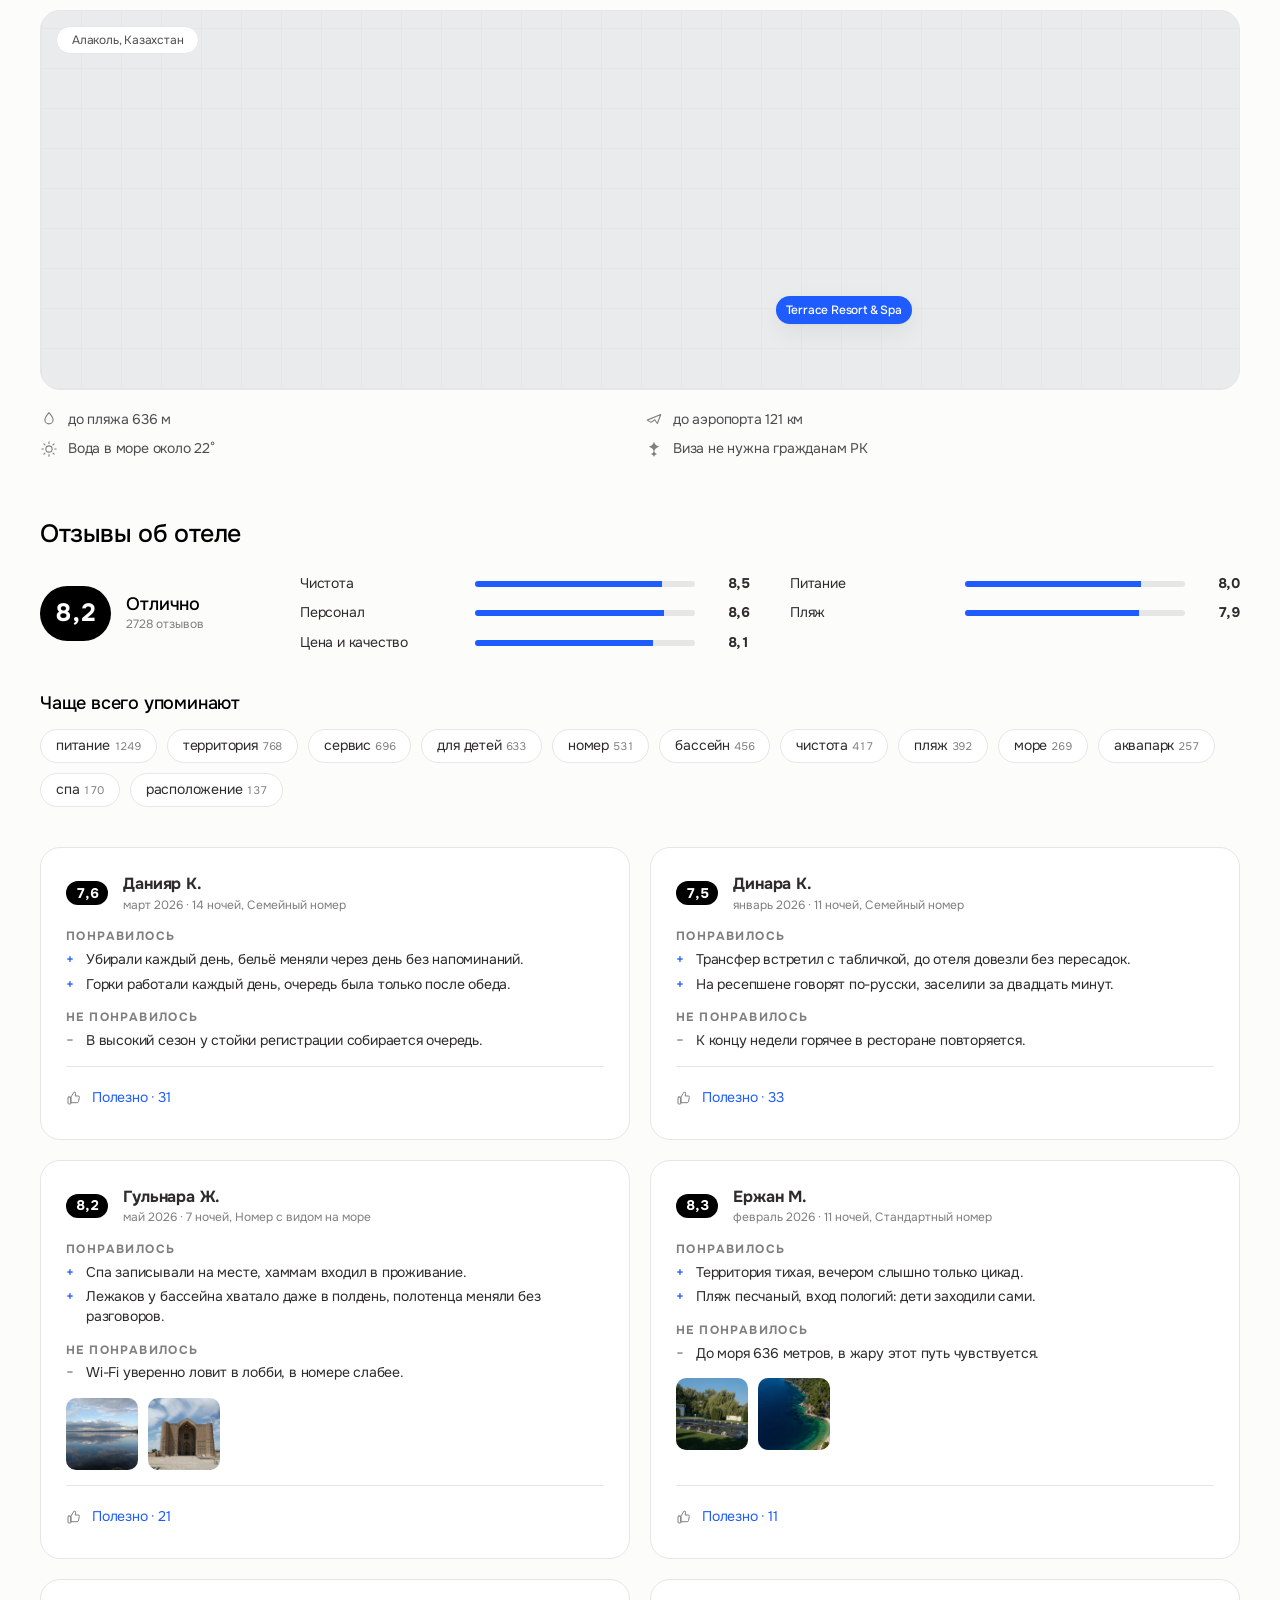
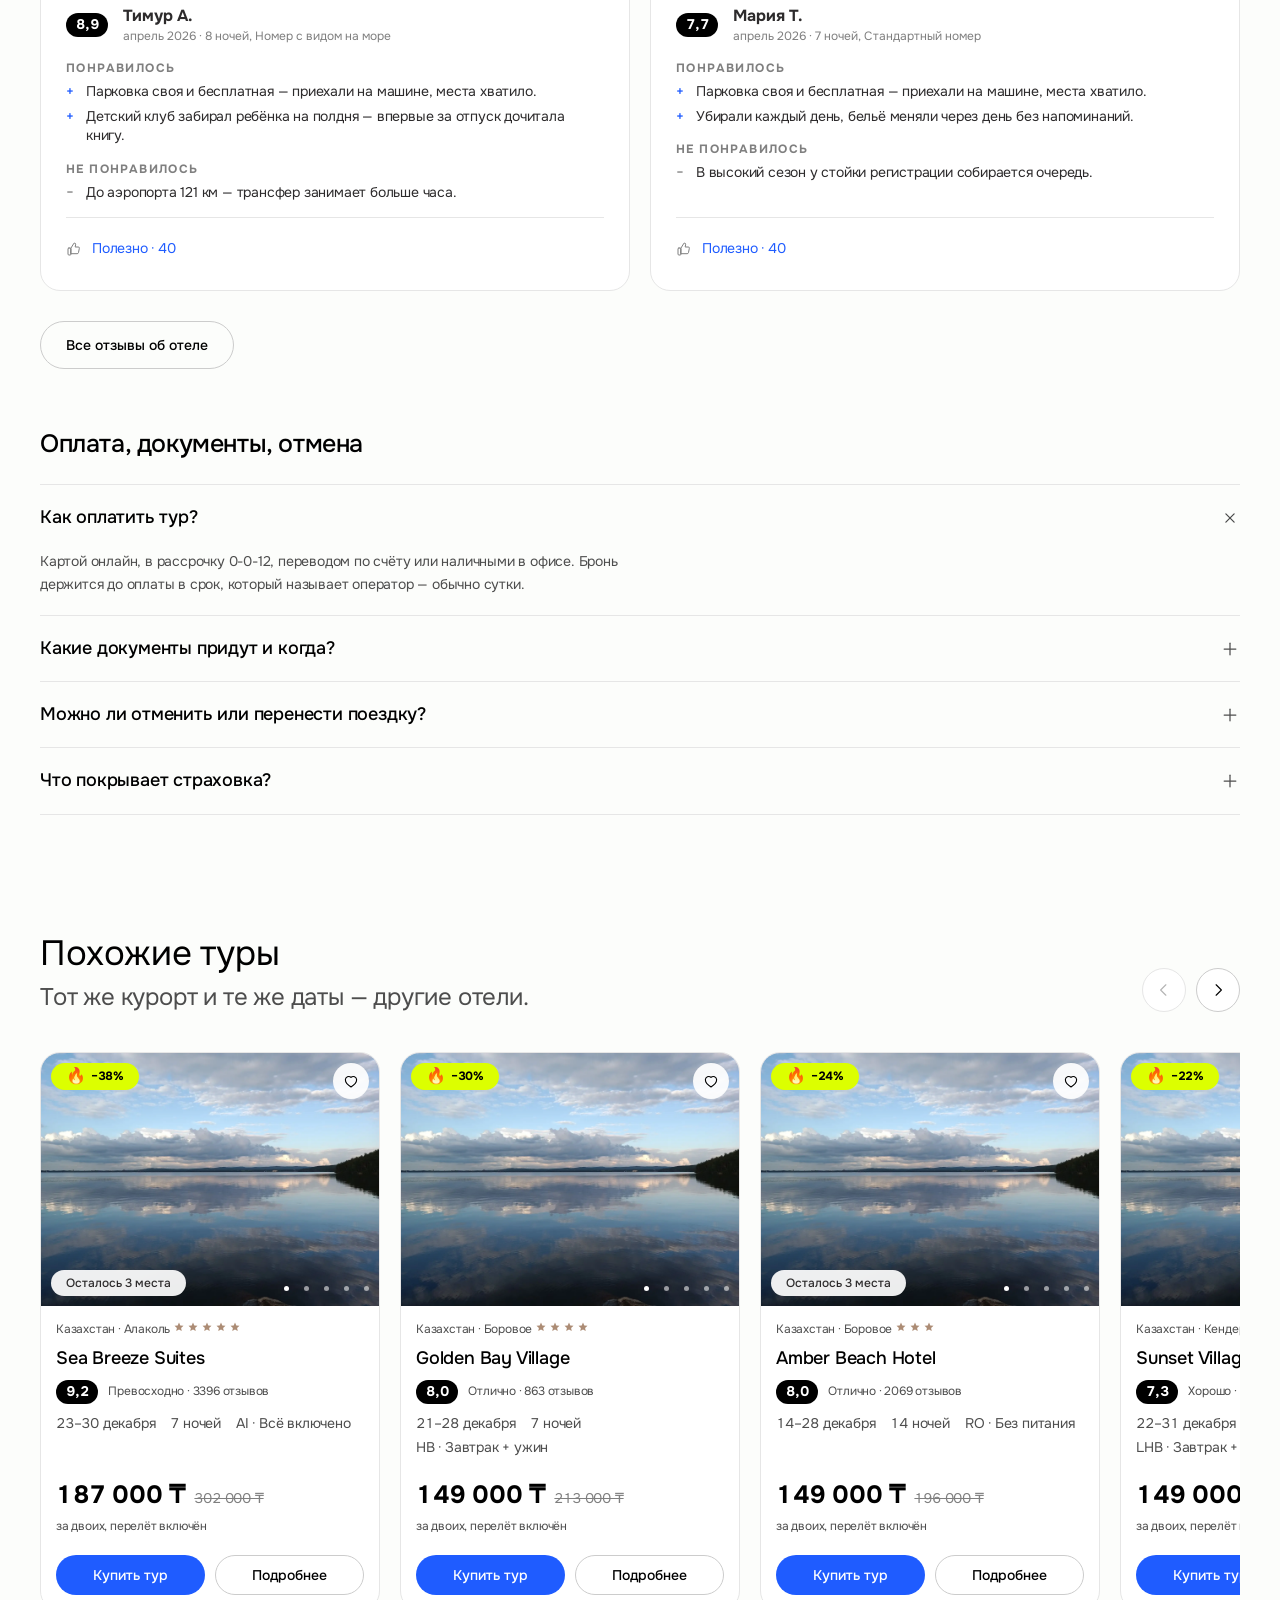
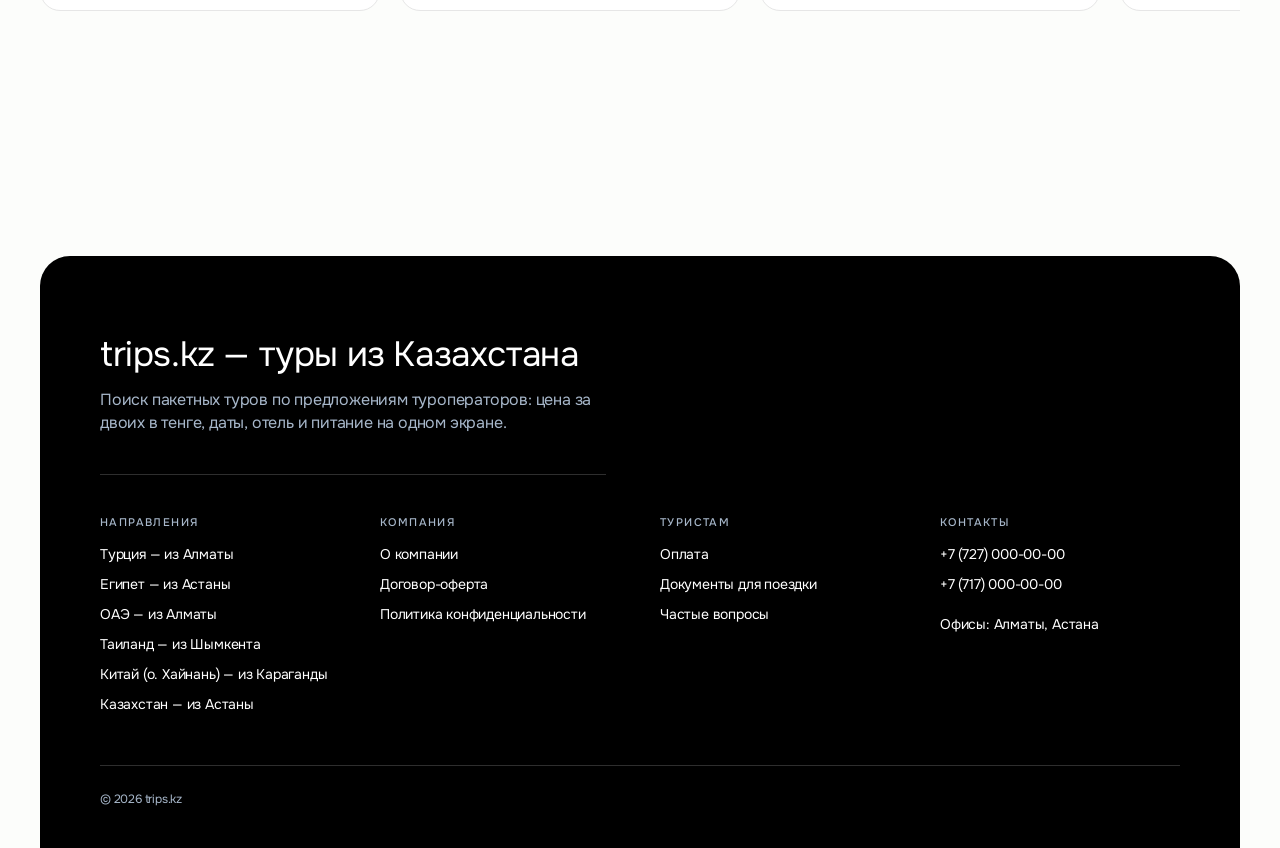
<file: archive/tour.html>
<!doctype html>
<html lang="ru">
<head>
<meta charset="utf-8">
<meta name="viewport" content="width=device-width, initial-scale=1">
<title>Тур — trips.kz</title>
<meta name="description" content="Страница тура: состав пакета, перелёт, отель, питание и цена за двоих с перелётом из выбранного города.">
<link rel="preconnect" href="https://fonts.googleapis.com">
<link rel="preconnect" href="https://fonts.gstatic.com" crossorigin>
<link href="https://fonts.googleapis.com/css2?family=Onest:wght@300;400;500;700&family=Unbounded:wght@700;800&family=JetBrains+Mono:wght@400&display=swap" rel="stylesheet">
<link rel="stylesheet" href="assets/tokens.css">
<link rel="stylesheet" href="assets/base.css">
<link rel="stylesheet" href="assets/components.css">
<link rel="stylesheet" href="assets/pages.css">
</head>
<body class="has-tabbar">
<script src="assets/sprite.js"></script>

<!--
THESIS: карточка выдачи отвечает «сколько», страница отеля — «как он выглядит,
сколько стоит в другие даты и что говорят те, кто там был».
FIRST VIEWPORT: галерея, название с категорией и оценкой, место, короткое
описание, шесть фактов и цена за двоих — три колонки, ни одной прокрутки.
FORM: над крошками — та же полоса поиска, что в выдаче: она называет условия,
в которых отель найден. Ниже первого экрана таблица «ночей × дат вылета» и
список предложений; за ними отель, отзывы и похожие туры.
-->


<!-- Шапка повторяет выдачу и главную: одна строка, служебной полосы над ней нет -->
<header class="site-header">
  <div class="container site-header__inner">
    <a class="brand" href="index.html">
      <svg aria-hidden="true"><use href="#i-mark"></use></svg>
      trips.kz
    </a>

    <div class="field site-header__city" data-city-picker>
      <button class="city-pick" type="button" aria-haspopup="listbox" aria-expanded="false"
              data-i18n-attr="aria-label:top.cityChange" aria-label="Сменить город вылета">
        <svg class="city-pick__plane" aria-hidden="true"><use href="#i-plane-up"></use></svg>
        <span data-city-label>Алматы</span>
        <svg aria-hidden="true"><use href="#i-chev-d"></use></svg>
      </button>
      <div class="pop" role="listbox" aria-label="Город вылета" data-city-list></div>
    </div>

    <div class="field prefs site-header__wide" data-prefs>
      <button class="city-pick" type="button" aria-haspopup="true" aria-expanded="false"
              data-i18n-attr="aria-label:top.prefs" aria-label="Язык и валюта">
        <svg aria-hidden="true"><use href="#i-globe"></use></svg>
        <span data-prefs-label>Рус · KZT</span>
        <svg aria-hidden="true"><use href="#i-chev-d"></use></svg>
      </button>
      <div class="pop prefs__pop">
        <div class="pop__group">
          <div class="pop__title" data-i18n="top.language">Язык</div>
          <span class="lang lang--block" role="group" aria-label="Язык">
            <button type="button" data-lang="ru" aria-pressed="true">Рус</button>
            <button type="button" data-lang="kk" aria-pressed="false">Қаз</button>
            <button type="button" data-lang="en" aria-pressed="false">Eng</button>
          </span>
        </div>
        <div class="pop__group">
          <div class="pop__title" data-i18n="top.currency">Валюта</div>
          <span class="seg seg--block" role="group" aria-label="Валюта">
            <button type="button" data-cur="KZT" aria-pressed="true">KZT</button>
            <button type="button" data-cur="USD" aria-pressed="false">USD</button>
            <button type="button" data-cur="EUR" aria-pressed="false">EUR</button>
          </span>
        </div>
      </div>
    </div>

    <nav class="nav" aria-label="Основное меню">
      <div class="nav__item">
        <button class="nav__link" type="button">
          <span data-i18n="nav.tours">Туры</span><svg aria-hidden="true"><use href="#i-chev-d"></use></svg>
        </button>
        <div class="nav__panel">
          <div class="nav__col"><h3 data-i18n="nav.fromCity">По городу вылета</h3><div data-nav-cities></div></div>
          <div class="nav__col"><h3 data-i18n="nav.byCountry">По странам</h3><div data-nav-countries></div></div>
        </div>
      </div>
      <div class="nav__item"><a class="nav__link" href="search.html?hot=1" data-i18n="nav.hot">Горящие туры</a></div>
      <div class="nav__item"><a class="nav__link" href="search.html" data-i18n="nav.countries">Страны</a></div>
      <div class="nav__item"><a class="nav__link" href="search.html?view=grid" data-i18n="nav.hotels">Отели</a></div>
      <div class="nav__item nav__item--wide"><a class="nav__link" href="index.html#pay" data-i18n="nav.payment">Оплата</a></div>
      <div class="nav__item nav__item--xwide"><a class="nav__link" href="index.html#blog" data-i18n="nav.blog">Блог</a></div>
      <div class="nav__item nav__item--xwide"><a class="nav__link" href="index.html#contacts" data-i18n="nav.contacts">Контакты</a></div>
    </nav>
    <div class="site-header__side">
      <a class="topbar__link topbar__phone site-header__phone" href="tel:+77270000000">+7 (727) 000-00-00</a>
      <a class="btn-icon site-header__call" href="tel:+77270000000"
         data-i18n-attr="aria-label:top.call;title:top.call" aria-label="Позвонить" title="Позвонить">
        <svg aria-hidden="true"><use href="#i-phone"></use></svg>
      </a>
      <a class="topbar__wa" href="#" data-demo aria-label="WhatsApp" title="WhatsApp"
         data-i18n-attr="aria-label:top.whatsapp;title:top.whatsapp">
        <svg aria-hidden="true"><use href="#i-whatsapp"></use></svg>
      </a>
      <button class="topbar__icon site-header__wide" type="button" data-favorites-open
              data-i18n-attr="aria-label:top.favorites;title:top.favorites"
              aria-label="Избранное" title="Избранное">
        <svg aria-hidden="true"><use href="#i-heart"></use></svg>
        <span class="topbar__count" data-fav-count></span>
      </button>
      <button class="btn btn--ghost site-header__login" type="button" data-profile-open>
        <svg aria-hidden="true"><use href="#i-user"></use></svg>
        <span data-i18n="top.login">Войти</span>
      </button>
      <button class="btn-icon burger" type="button" data-burger aria-label="Меню">
        <svg aria-hidden="true"><use href="#i-list"></use></svg>
      </button>
    </div>
  </div>
</header>

<!-- Меню открывается под шапкой: логотип, город, связь и бургер остаются -->
<div class="menu-sheet" data-open="false">
  <div class="container menu-sheet__tools">
    <a class="btn btn--primary btn--block btn--lg" href="search.html">
      <svg aria-hidden="true"><use href="#i-search"></use></svg>
      <span data-i18n="f.search">Найти туры</span>
    </a>
    <div class="menu-sheet__row">
      <button class="btn btn--ghost menu-sheet__login" type="button" data-profile-open>
        <svg aria-hidden="true"><use href="#i-user"></use></svg>
        <span data-i18n="top.login">Войти</span>
      </button>
      <button class="btn-icon menu-sheet__fav" type="button" data-favorites-open
              data-i18n-attr="aria-label:top.favorites;title:top.favorites"
              aria-label="Избранное" title="Избранное">
        <svg aria-hidden="true"><use href="#i-heart"></use></svg>
        <span class="topbar__count" data-fav-count></span>
      </button>
    </div>
    <div class="menu-sheet__switches">
      <span class="seg seg--tap seg--block" role="group"
            data-i18n-attr="aria-label:top.language" aria-label="Язык">
        <button type="button" data-lang="ru" aria-pressed="true">Рус</button>
        <button type="button" data-lang="kk" aria-pressed="false">Қаз</button>
        <button type="button" data-lang="en" aria-pressed="false">Eng</button>
      </span>
      <span class="seg seg--tap seg--block" role="group"
            data-i18n-attr="aria-label:top.currency" aria-label="Валюта">
        <button type="button" data-cur="KZT" aria-pressed="true">KZT</button>
        <button type="button" data-cur="USD" aria-pressed="false">USD</button>
        <button type="button" data-cur="EUR" aria-pressed="false">EUR</button>
      </span>
    </div>
  </div>
  <div class="container menu-sheet__list">
    <div class="menu-sheet__grid">
      <div class="menu-sheet__col">
        <h3 data-i18n="menu.search">Поиск туров</h3>
        <a href="search.html" data-i18n="menu.allTours">Все туры</a>
        <a href="search.html?hot=1" data-i18n="nav.hot">Горящие туры</a>
        <a href="search.html?view=grid" data-i18n="nav.hotels">Отели</a>
        <a href="#" data-demo data-i18n="nav.excursions">Экскурсии</a>
        <a href="index.html#collections" data-i18n="menu.collections">Подборки туров</a>
        <a href="index.html#calendar" data-i18n="menu.calendar">Календарь низких цен</a>
      </div>
      <div class="menu-sheet__col">
        <h3 data-i18n="nav.fromCity">По городу вылета</h3>
        <div class="menu-sheet__sub" data-nav-cities></div>
      </div>
      <div class="menu-sheet__col">
        <h3 data-i18n="nav.byCountry">По странам</h3>
        <div class="menu-sheet__sub" data-nav-countries></div>
      </div>
      <div class="menu-sheet__col">
        <h3 data-i18n="foot.tourists">Туристам</h3>
        <a href="index.html#pay" data-i18n="nav.payment">Оплата</a>
        <a href="#" data-demo data-i18n="menu.docs">Документы для поездки</a>
        <a href="#" data-demo data-i18n="menu.visa">Визы и правила въезда</a>
        <a href="#" data-demo data-i18n="menu.insurance">Страхование</a>
        <a href="#" data-demo data-i18n="menu.faq">Частые вопросы</a>
        <a href="index.html#reviews" data-i18n="menu.reviews">Отзывы туристов</a>
      </div>
      <div class="menu-sheet__col">
        <h3 data-i18n="foot.company">Компания</h3>
        <a href="#" data-demo data-i18n="nav.about">О компании</a>
        <a href="index.html#operators" data-i18n="menu.operators">Туроператоры</a>
        <a href="index.html#blog" data-i18n="nav.blog">Блог</a>
        <a href="#" data-demo data-i18n="menu.jobs">Вакансии</a>
        <a href="#" data-demo data-i18n="menu.offer">Договор-оферта</a>
        <a href="#" data-demo data-i18n="menu.privacy">Политика конфиденциальности</a>
      </div>
      <div class="menu-sheet__col">
        <h3 data-i18n="foot.contacts">Контакты</h3>
        <a href="index.html#contacts" data-i18n="menu.offices">Офисы и контакты</a>
        <a href="tel:+77270000000">+7 (727) 000-00-00</a>
        <a href="#" data-demo data-i18n="top.whatsapp">WhatsApp</a>
        <a href="#" data-demo data-i18n="top.callback">Обратный звонок</a>
        <a href="#" data-demo data-i18n="top.favorites">Избранное</a>
        <a href="#" data-demo data-i18n="top.login">Войти</a>
      </div>
    </div>
  </div>
</div>

<!-- 6.1 Строка поиска: та же полоса, что в выдаче. На странице отеля она не
     ищет заново, а называет условия, в которых этот отель был найден: без
     неё человек не понимает, чей это результат — города, даты, состава. -->
<div class="searchbar searchbar--tp" data-expanded="false">
  <div class="container">
    <div class="searchbar__row">
      <span class="searchbar__label" data-i18n="tp.yourSearch">Ваш поиск</span>
      <span class="searchbar__summary" data-summary></span>
      <button class="btn btn--ghost btn--sm" type="button" data-expand data-i18n="search.change">Изменить</button>
    </div>

    <div class="searchbar__full" data-search-host>
      <form class="search" id="search-form" novalidate></form>
    </div>
  </div>
</div>

<!-- 6.2 Хлебные крошки: путь до отеля повторяет путь по выдаче -->
<div class="container page-head">
  <nav class="crumbs" data-crumbs aria-label="Хлебные крошки"></nav>
</div>

<main class="container tp" itemscope itemtype="https://schema.org/Product">
  <!-- 6.3 Первый экран: галерея, главное об отеле и цена — всё сразу.
       Раньше здесь стоял один кадр во всю ширину, а название, оценка и факты
       жили над ним отдельными полосами: до цены нужно было прокрутить экран.
       Теперь три колонки отвечают на три вопроса разом — «как выглядит»,
       «что это за отель», «сколько стоит». -->
  <div class="tp-hero">
    <div class="tp-gallery" data-tp-gallery></div>

    <!-- Круглая лента сторис: темы, которые в общей галерее не разглядеть —
         отдельно номер, отдельно пляж, отдельно что там с едой. -->
    <div class="tp-stories" data-tp-stories></div>

    <div class="tp-info" data-tp-info></div>

    <aside class="tp-side">
      <div class="tp-price" data-tp-price></div>
    </aside>
  </div>

  <!-- 6.4 Даты и цены: таблица «ночей × дат вылета» и список предложений.
       Это главный инструмент страницы: цена отеля меняется от даты сильнее,
       чем от чего-либо ещё, и таблица показывает разброс целиком, а не по
       одному предложению за раз. Минимум в ячейке — та же цена, что первой
       строкой в списке под таблицей: обе считает одна формула. -->
  <section class="tp-sec" id="tp-tours">
    <div class="tp-sec__head">
      <h2 class="t-h4" data-tp-tours-title>Туры в отель</h2>
    </div>

    <!-- На телефоне форма свёрнута: пять полей в столбик читались не как
         форма, а как случайный список подписей, и повторяли условия из полосы
         поиска наверху. На десктопе строка формы видна всегда — раскладку
         шире 900px это не трогает. -->
    <div class="tp-toursearch" data-toursearch data-open="false">
      <button class="btn btn--ghost btn--block tp-toursearch__toggle" type="button" data-hform-toggle
              aria-expanded="false" aria-controls="hotel-form">
        <svg aria-hidden="true"><use href="#i-filter"></use></svg>
        <span data-hform-label></span>
      </button>
      <form class="search search--tp" id="hotel-form" novalidate></form>
    </div>

    <div data-tp-grid></div>

    <div class="tp-offers" data-tp-offers></div>
  </section>

  <!-- 6.5 Что входит в выбранное предложение и чем лететь -->
  <section class="tp-sec" id="tp-included">
    <div class="tp-sec__head">
      <h2 class="t-h4" data-i18n="tp.included">Что входит в цену</h2>
    </div>
    <div class="tp-cols">
      <div data-tp-included></div>
      <div>
        <h3 class="t-h6 tp-cols__title" data-i18n="flt.flight">Перелёт</h3>
        <div data-tp-flight></div>
      </div>
    </div>
  </section>

  <!-- 6.6 Об отеле: описание, услуги, номера, питание и пляж, расположение -->
  <section class="tp-sec" id="tp-about">
    <div class="tp-sec__head">
      <h2 class="t-h4" data-i18n="tp.about">Об отеле</h2>
    </div>

    <div class="tp-about" data-tp-about></div>

    <div class="tp-block">
      <h3 class="t-h5" data-i18n="tp.services">Услуги и удобства</h3>
      <div class="tp-svc" data-tp-services></div>
    </div>

    <div class="tp-block">
      <h3 class="t-h5" data-i18n="tp.rooms">Номера</h3>
      <div class="tp-rooms" data-tp-rooms></div>
    </div>

    <div class="tp-block" id="tp-map">
      <h3 class="t-h5" data-i18n="tp.location">Расположение</h3>
      <div class="map-canvas map-canvas--tp" data-tp-map></div>
      <ul class="tp-marks tp-marks--wide" data-tp-dist></ul>
    </div>
  </section>

  <!-- 6.7 Отзывы: сводная оценка, разбивка по критериям, ярлыки и карточки -->
  <section class="tp-sec" id="tp-reviews">
    <div class="tp-sec__head">
      <h2 class="t-h4" data-i18n="tp.reviews">Отзывы об отеле</h2>
    </div>
    <div class="tp-rate" data-tp-rate></div>
    <div class="tp-tags" data-tp-tags></div>
    <div class="tp-reviews" data-tp-reviews></div>
  </section>

  <!-- 6.8 Вопросы перед оплатой -->
  <section class="tp-sec">
    <div class="tp-sec__head">
      <h2 class="t-h4" data-i18n="tp.faq">Оплата, документы, отмена</h2>
    </div>
    <div class="accordion" data-tp-faq></div>
  </section>

  <!-- 6.9 Похожие туры: лента, а не сетка — соседних отелей на курорте больше,
       чем помещается в четыре колонки, и листать их привычнее вбок -->
  <section class="section section--last" id="tp-similar">
    <div class="section__head">
      <div>
        <h2 class="t-h3" data-i18n="tp.similar">Похожие туры</h2>
        <p class="t-lead" data-i18n="tp.similarLead">Тот же курорт и те же даты — другие отели.</p>
      </div>
      <div class="rail-nav" data-rail-nav>
        <button class="btn-icon" type="button" data-rail-prev
                data-i18n-attr="aria-label:a11y.prev" aria-label="Предыдущий">
          <svg aria-hidden="true"><use href="#i-chev-l"></use></svg>
        </button>
        <button class="btn-icon" type="button" data-rail-next
                data-i18n-attr="aria-label:a11y.next" aria-label="Следующий">
          <svg aria-hidden="true"><use href="#i-chev-r"></use></svg>
        </button>
      </div>
    </div>
    <div class="rail" data-tp-similar></div>
  </section>
</main>


<footer class="site-footer">
  <div class="container">
    <div class="site-footer__panel">
      <div class="site-footer__head">
        <h2 class="t-h3" data-i18n="foot.title">trips.kz — туры из Казахстана</h2>
        <p data-i18n="foot.lead">Поиск пакетных туров по предложениям туроператоров: цена за двоих в тенге, даты, отель и питание на одном экране.</p>
      </div>
      <div class="site-footer__cols">
        <div>
          <h3 data-i18n="foot.dest">Направления</h3>
          <ul data-footer-dest></ul>
        </div>
        <div>
          <h3 data-i18n="foot.company">Компания</h3>
          <ul>
            <li><a href="#" data-demo data-i18n="nav.about">О компании</a></li>
            <li><a href="#" data-demo>Договор-оферта</a></li>
            <li><a href="#" data-demo>Политика конфиденциальности</a></li>
          </ul>
        </div>
        <div>
          <h3 data-i18n="foot.tourists">Туристам</h3>
          <ul>
            <li><a href="index.html#pay" data-i18n="nav.payment">Оплата</a></li>
            <li><a href="#" data-demo>Документы для поездки</a></li>
            <li><a href="#" data-demo>Частые вопросы</a></li>
          </ul>
        </div>
        <div>
          <h3 data-i18n="foot.contacts">Контакты</h3>
          <address style="font-style: normal">
            <a href="tel:+77270000000">+7 (727) 000-00-00</a>
            <a href="tel:+77170000000">+7 (717) 000-00-00</a>
            <span class="t-body-s" style="display:block; margin-top: var(--s-2)">Офисы: Алматы, Астана</span>
          </address>
        </div>
      </div>
      <div class="site-footer__legal">
        <span data-i18n="foot.rights">© 2026 trips.kz</span>
      </div>
    </div>
  </div>
</footer>

<!-- Нижняя панель телефона: та же, что на главной. Пять действий, к которым
     возвращаются с любого экрана сайта, и на внутренних страницах они нужны
     не меньше — уйти отсюда иначе можно только через шапку. -->
<nav class="tabbar" aria-label="Быстрые действия">
  <a class="tabbar__item" href="index.html">
    <span class="tabbar__ico"><svg aria-hidden="true"><use href="#i-home"></use></svg></span>
    <span data-i18n="bar.home">Главное</span>
  </a>
  <button class="tabbar__item" type="button" data-chat-open>
    <span class="tabbar__ico"><svg aria-hidden="true"><use href="#i-chat"></use></svg></span>
    <span data-i18n="bar.chat">Чат</span>
  </button>
  <button class="tabbar__item tabbar__item--accent" type="button" data-search-open>
    <span class="tabbar__ico"><svg aria-hidden="true"><use href="#i-search"></use></svg></span>
    <span data-i18n="bar.search">Поиск</span>
  </button>
  <button class="tabbar__item" type="button" data-favorites-open>
    <span class="tabbar__ico">
      <svg aria-hidden="true"><use href="#i-heart"></use></svg>
      <span class="tabbar__count" data-fav-count></span>
    </span>
    <span data-i18n="bar.fav">Избранное</span>
  </button>
  <button class="tabbar__item" type="button" data-profile-open>
    <span class="tabbar__ico"><svg aria-hidden="true"><use href="#i-user"></use></svg></span>
    <span data-i18n="bar.profile">Профиль</span>
  </button>
</nav>

<!-- Шторка поиска: в неё переезжает та же форма, что стоит в полосе наверху.
     Второй копии формы нет намеренно — иначе город, даты и состав расходились
     бы между полосой и шторкой. -->
<div class="sheet sheet--search" data-search-sheet data-open="false">
  <div class="sheet__scrim" data-search-close></div>
  <div class="sheet__panel" role="dialog" aria-modal="true"
       data-i18n-attr="aria-label:f.search" aria-label="Найти туры">
    <div class="sheet__head">
      <b class="t-h6" data-i18n="f.search">Найти туры</b>
      <button class="btn-icon" type="button" data-search-close
              data-i18n-attr="aria-label:nav.close" aria-label="Закрыть">
        <svg aria-hidden="true"><use href="#i-close"></use></svg>
      </button>
    </div>
    <div class="sheet__body" data-search-sheet-body></div>
  </div>
</div>

<div class="toasts" aria-live="polite"></div>

<script src="assets/i18n.js"></script>
<script src="assets/format.js"></script>
<script src="assets/data.js"></script>
<script src="assets/app.js"></script>
<script src="assets/tour.js"></script>
</body>
</html>
</file>
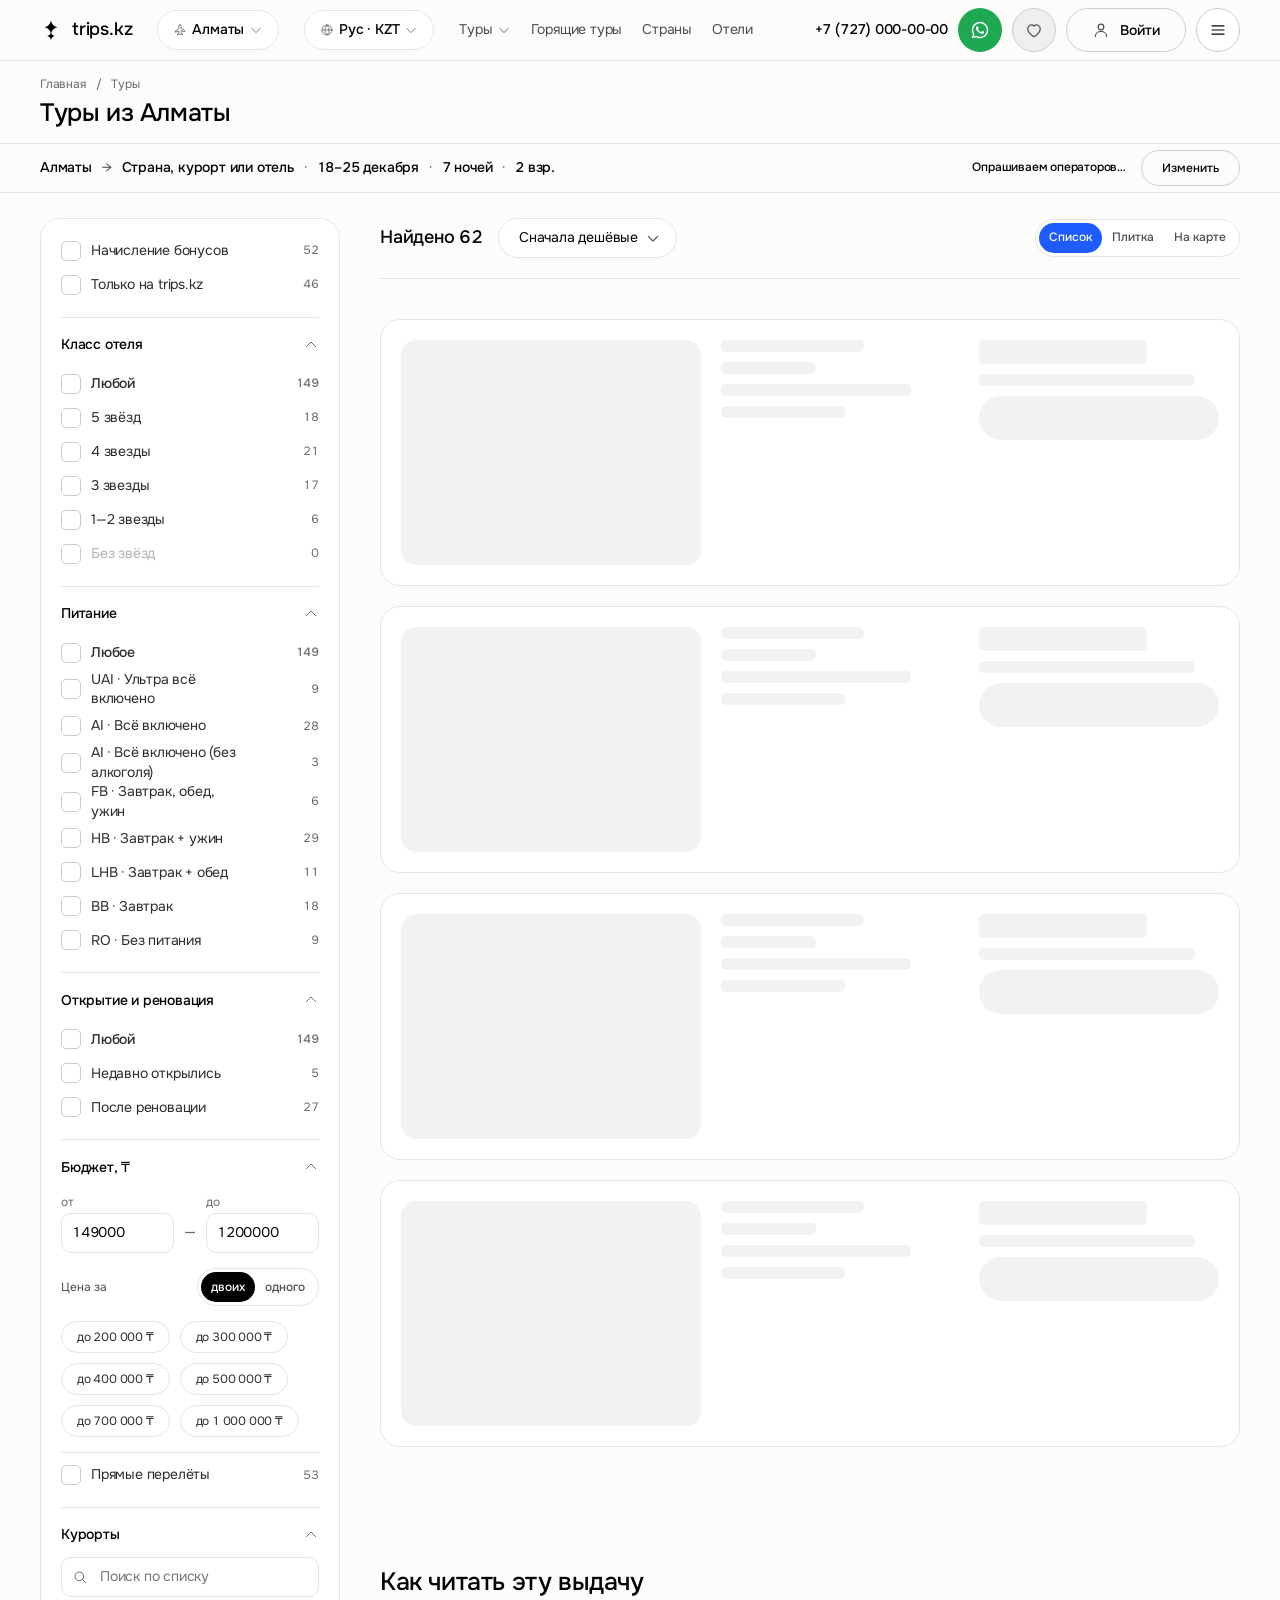
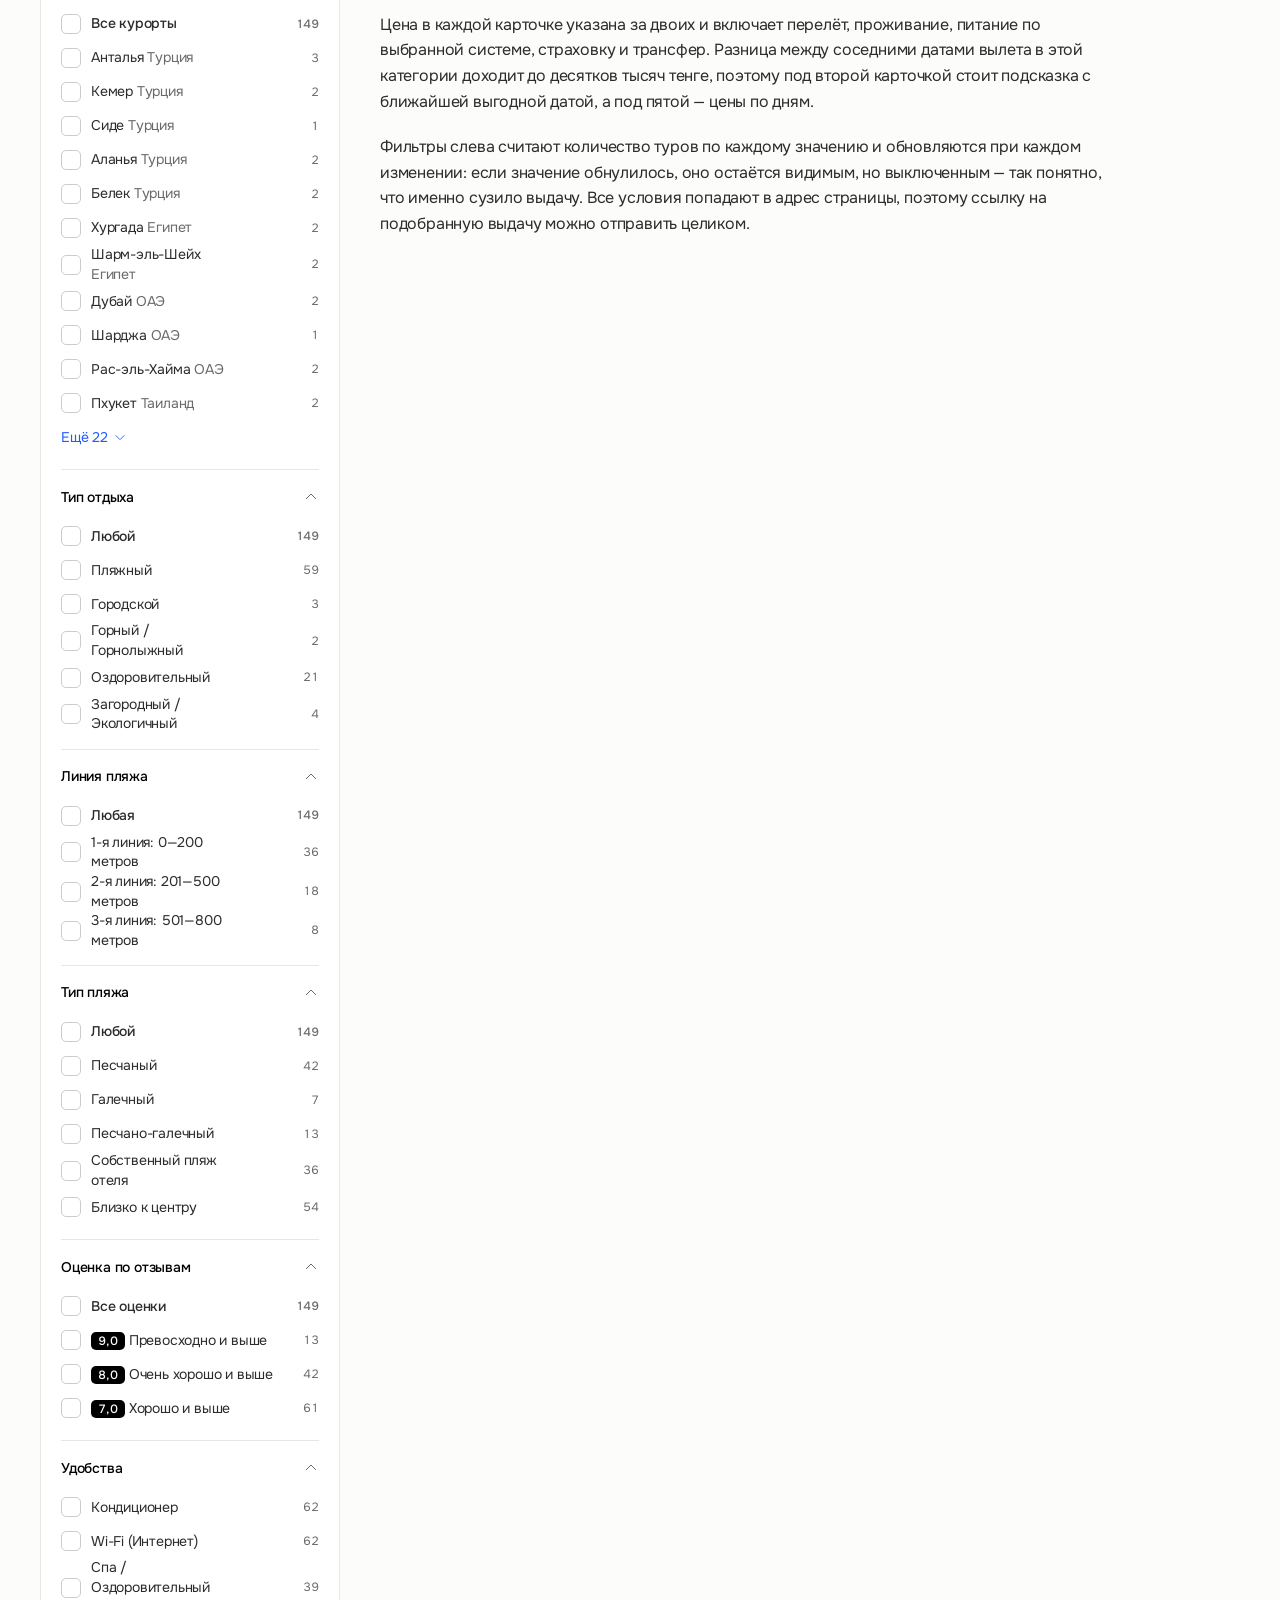
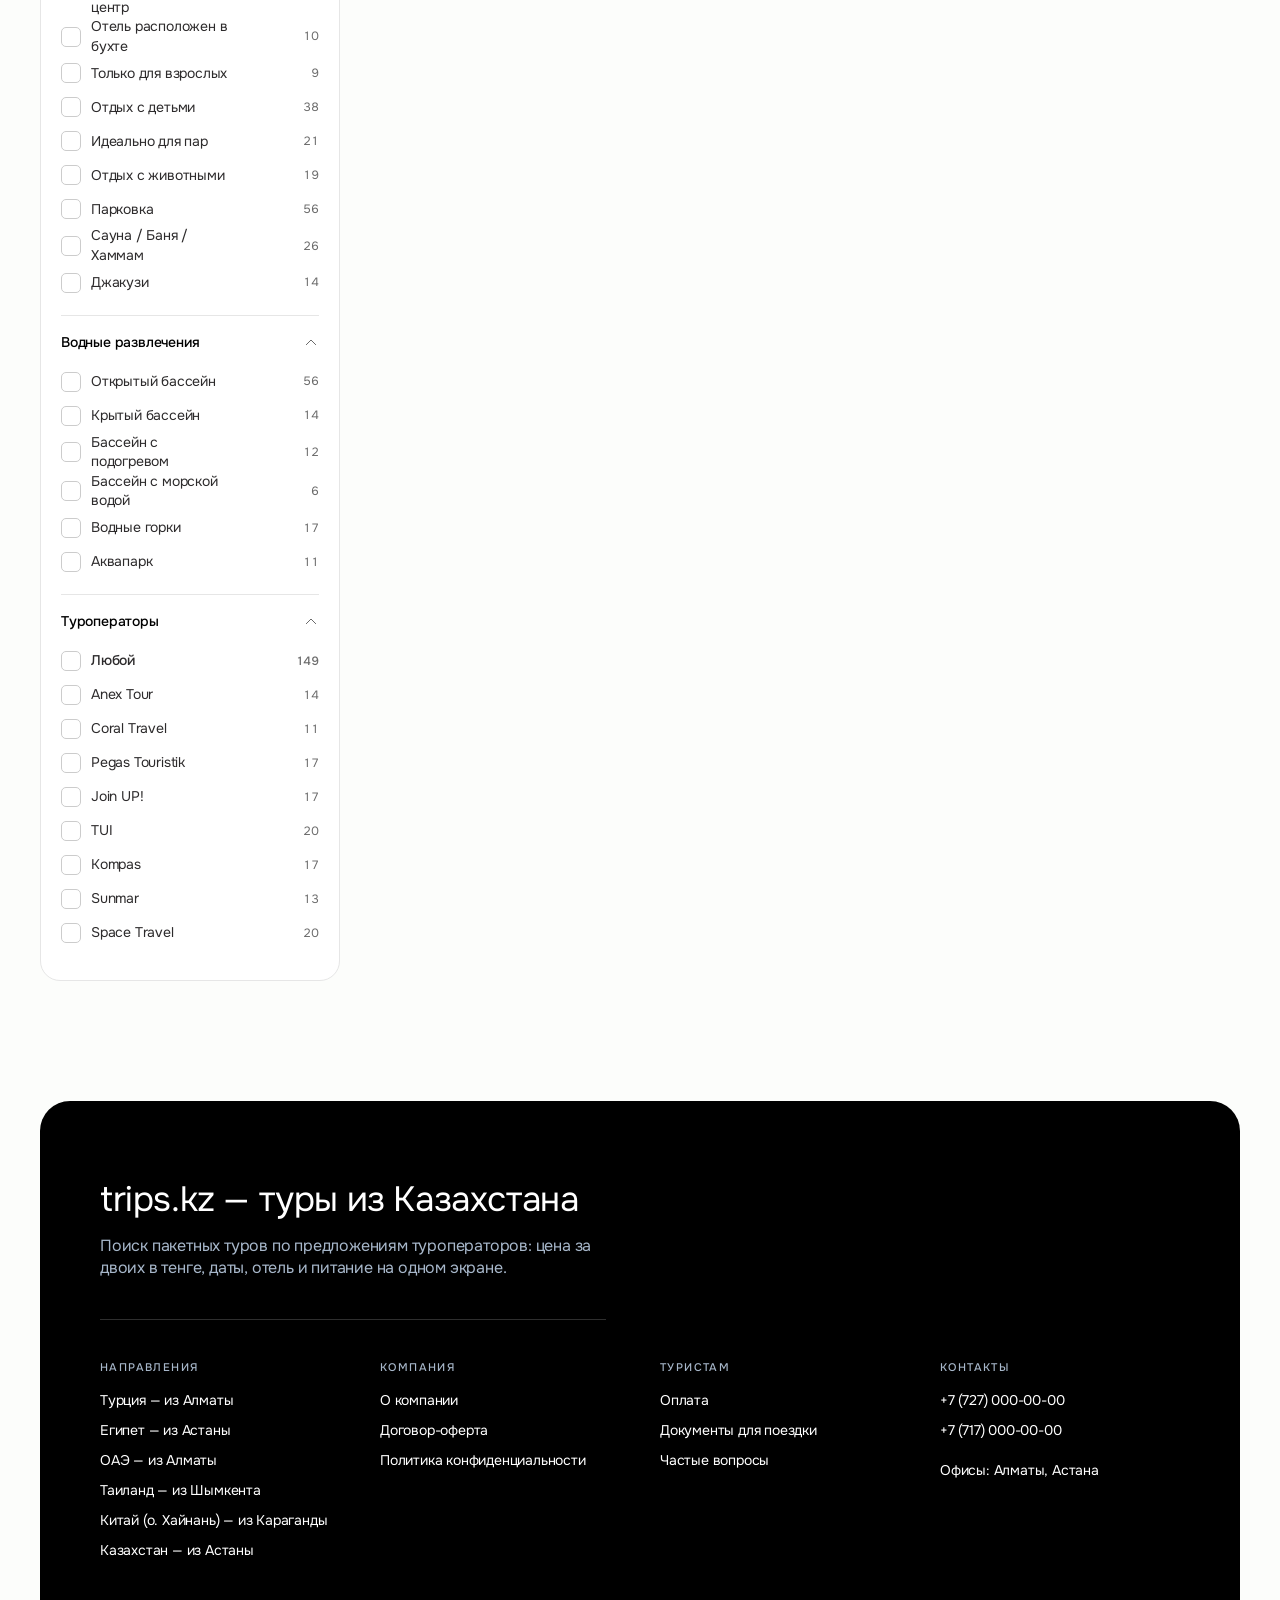
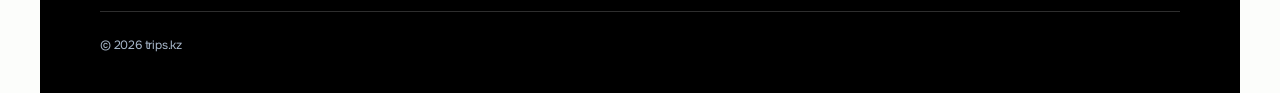
<file: v2/search.html>
<!doctype html>
<html lang="ru">
<head>
<meta charset="utf-8">
<meta name="viewport" content="width=device-width, initial-scale=1">
<title>Переезд — trips.kz</title>
<meta http-equiv="refresh" content="0; url=../search.html">
<link rel="canonical" href="../search.html">
</head>
<body style="font-family: system-ui, sans-serif; padding: 40px; line-height: 1.6">
<p>Этот вариант стал основным и переехал на уровень выше.</p>
<p><a href="../search.html">Открыть страницу</a></p>
</body>
</html>
</file>
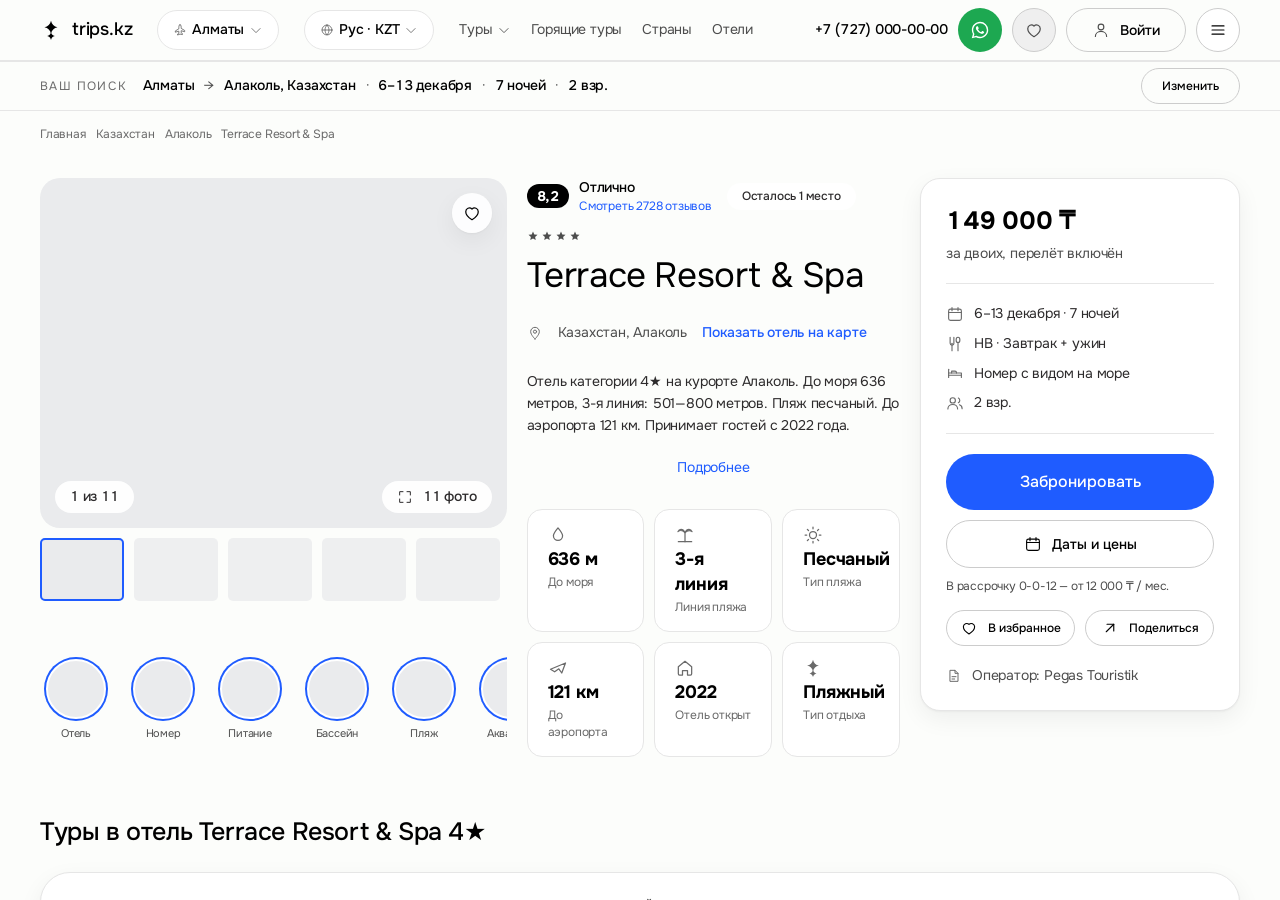
<file: v2/tour.html>
<!doctype html>
<html lang="ru">
<head>
<meta charset="utf-8">
<meta name="viewport" content="width=device-width, initial-scale=1">
<title>Переезд — trips.kz</title>
<meta http-equiv="refresh" content="0; url=../tour.html">
<link rel="canonical" href="../tour.html">
</head>
<body style="font-family: system-ui, sans-serif; padding: 40px; line-height: 1.6">
<p>Этот вариант стал основным и переехал на уровень выше.</p>
<p><a href="../tour.html">Открыть страницу</a></p>
</body>
</html>
</file>
<file: assets/tokens.css>
/* ============================================================================
   trips.kz — design tokens
   Источник значений — только два референса, без импровизации:
   [R1] references/1 — Lumen / Solar Panels (Behance): палитра, шкала 72/24/16,
        сетка 1920 с полями 80px, pill-кнопки, крупные скругления, фото на всю ширину.
   [R3] references/3 — «Золотое яблоко»: 5-пиксельный ритм, вес 500, трекинг
        −0.4/−0.2/+1.4px, кегли 60…9, радиусы 5…20 и 100, брейкпойнты, скидочные цвета.
   Каждый токен помечен источником. Значения, отсутствующие в референсах,
   не выдуманы, а выведены из них — такие помечены [R1→] или [R3→].
   ========================================================================== */

:root {
  /* --- Цвет: основа ------------------------------------------------------ */
  --c-white:        #FFFFFF;            /* [R1][R3] */
  --c-page:         #FCFDFB;            /* [R1] фон страницы, тёплый off-white */
  --c-surface:      #F2F2F2;            /* [R3] поверхность блока */
  --c-surface-cool: #EAEBED;            /* [R1] холодная поверхность */
  --c-line:         #E6E6E6;            /* [R3] граница */
  --c-line-strong:  #CCCCCC;            /* [R3] граница под нажатием/фокусом */

  /* --- Цвет: чернила ----------------------------------------------------- */
  --c-ink:          #000000;            /* [R1][R3] заголовки, primary-кнопка */
  --c-ink-body:     #2D2B2C;            /* [R1] основной текст */
  --c-ink-2:        #4D4D4D;            /* [R3] вторичный текст, 8.3:1 — годен для тела */
  --c-ink-3:        #6A6A6A;            /* [R3] мета; 4.5:1 на белом, на #F2F2F2 и #EAEBED тоже
                                               не ниже 4.5 — годен для 12px. Прежний #7F7F7F
                                               давал 4.0 и не проходил AA нигде мельче 24px,
                                               а им набраны 278 подписей на трёх страницах. */
  --c-ink-4:        #B3B3B3;            /* [R3] disabled, только неинтерактивное */

  /* --- Цвет: акценты ----------------------------------------------------- */
  --c-cool:         #A7B7CA;            /* [R1] холодный акцент: вторая строка заголовка,
                                               линии, иконки. 2.0:1 на светлом — НЕ для текста,
                                               который нужно прочитать. На чёрном 10.3:1 — можно. */
  --c-warm:         #C6B09F;            /* [R3] тёплый акцент: сезон, премиальные метки */
  --c-warm-deep:    #AC8C75;            /* [R3] тёплый акцент, нажатое состояние */
  --c-signal:       #FF0042;            /* [R3] цена со скидкой; 3.9:1 — только ≥24px */
  --c-acid:         #DCFF00;            /* [R3] плашка скидки, чёрный текст 18.3:1.
                                               Не больше одного элемента на экран. */

  /* --- Цвет: два ярких акцента ------------------------------------------- */
  /* ДОСТРОЕНО сверх DESIGN.md по требованию промта §2.2. Лайм не вводится
     заново: это уже существующий --c-acid #DCFF00 (ориентир промта #D9F24A /
     #CCFF00), получивший смысловое имя. Синий выведен из системного холодного
     #A7B7CA — тот же тон 212°, поднятый до сигнальной насыщенности, поэтому он
     соседствует с палитрой, а не спорит с ней.
     Контраст: чёрный по лайму 18.3:1, белый по синему 5.2:1 — оба ≥ 4.5:1. */
  --c-lime:         #DCFF00;            /* выгода и срочность: «Найти туры»,
                                           «Горящий −38%», минимум цены, активный чип */
  --c-lime-deep:    #C9E800;            /* наведение на лайм */
  --c-blue:         #1F5CFF;            /* действие и навигация: «Купить тур»,
                                           активный таб, ссылка, выбранная дата, пин */
  --c-blue-deep:    #0047FF;            /* наведение и нажатие */
  --c-blue-soft:    #EEF3FF;            /* подложка выбранного состояния */

  /* Зелёный WhatsApp — не третий акцент системы, а цвет чужого сервиса.
     Взят фирменный тон, приглушённый до 3.3:1 с белым глифом (порог 3:1 для
     нетекстовых элементов). Живёт ровно в одном месте — кнопка в служебной
     строке; в остальной палитре зелёного нет и не появляется. */
  --c-wa:           #1DA851;
  --c-wa-deep:      #128C7E;            /* наведение */
  /* Синий Telegram — по той же логике, что зелёный WhatsApp: цвет чужого
     сервиса, а не третий акцент системы. Живёт только в списке способов
     связи внутри чата, рядом с WhatsApp, и с синим действия не смешивается:
     тот на кнопках и ссылках, этот — только под глифом мессенджера. */
  --c-tg:           #229ED9;

  /* --- Цвет: инверсия ---------------------------------------------------- */
  --c-inverse-bg:   #000000;            /* [R1] чёрный футер/секция со скруглением */
  --c-inverse-ink:  #FFFFFF;            /* [R1] */
  --c-inverse-ink-2:#A7B7CA;            /* [R1] вторичный текст на чёрном */
  --c-inverse-line: rgba(255,255,255,.18); /* [R1→] граница на чёрном */

  /* --- Цвет: наложение на фото ------------------------------------------- */
  --c-scrim:        rgba(0,0,0,.42);                                   /* [R1→] */
  --c-scrim-grad:   linear-gradient(180deg, rgba(0,0,0,.52) 0%,
                    rgba(0,0,0,.34) 45%, rgba(0,0,0,.68) 100%);        /* [R1→] держит
                    белый текст даже над светлым небом: минимум 4,5:1 в любой точке */
  --c-glass:        rgba(0,0,0,.55);    /* [R1] тёмная карточка поверх фото */

  /* --- Типографика: гарнитуры -------------------------------------------- */
  /* [R1] Urbanist и [R3] Neue Montreal не несут казахских глифов в свободном
     доступе. Onest — геометрический гротеск того же строя с полным cyrillic-ext
     (ә ғ қ ң ө ұ ү һ і). Unbounded подставлен вместо [R3] Druk Wide. */
  --font-sans: "Onest", -apple-system, BlinkMacSystemFont, "Segoe UI", Roboto, Helvetica, Arial, sans-serif;
  --font-display: "Unbounded", var(--font-sans);
  --font-mono: "JetBrains Mono", ui-monospace, SFMono-Regular, Menlo, monospace;

  /* --- Типографика: начертания ------------------------------------------- */
  --fw-light:   300;   /* [R1] крупные заголовки */
  --fw-regular: 400;   /* [R1][R3] тело */
  --fw-medium:  500;   /* [R3] доминирующий вес интерфейса */
  --fw-bold:    700;   /* [R3] цена, промо */

  /* --- Типографика: кегли ------------------------------------------------ */
  --t-display: 72px;   /* [R1] heading 72px */
  --t-h1:      60px;   /* [R3] */
  --t-h2:      45px;   /* [R3] */
  --t-h3:      35px;   /* [R3] */
  --t-h4:      25px;   /* [R3] */
  --t-lead:    24px;   /* [R1] sub-heading 24px */
  --t-h5:      20px;   /* [R3] */
  --t-h6:      18px;   /* [R3] */
  --t-body:    16px;   /* [R1][R3] body 16px */
  --t-body-s:  14px;   /* [R3] */
  --t-meta:    12px;   /* [R3] */
  --t-micro:   11px;   /* [R3] */
  --t-nano:     9px;   /* [R3] микрометки в верхнем регистре */

  /* --- Типографика: интерлиньяж ------------------------------------------ */
  --lh-display: 1.05;  /* [R1→] заголовок в две строки без просвета */
  --lh-tight:   1.1;   /* [R3] */
  --lh-snug:    1.2;   /* [R3] */
  --lh-body:    1.4;   /* [R3] доминирующий */
  --lh-long:    1.6;   /* [R3] длинный текст */

  /* --- Типографика: трекинг ---------------------------------------------- */
  --ls-display: -0.4px; /* [R3] крупный текст */
  --ls-text:    -0.2px; /* [R3] средний текст */
  --ls-none:     0;     /* [R3] */
  --ls-caps:     1.4px; /* [R3] верхний регистр, микрометки */

  /* --- Ритм: шаг 5px ----------------------------------------------------- */
  --s-1:   5px;   /* [R3] */
  --s-2:  10px;   /* [R3] */
  --s-3:  15px;   /* [R3] */
  --s-4:  20px;   /* [R3] */
  --s-5:  25px;   /* [R3] */
  --s-6:  30px;   /* [R3] */
  --s-8:  40px;   /* [R3] */
  --s-12: 60px;   /* [R1→] воздух между блоками */
  --s-16: 80px;   /* [R1] поле страницы 1920 */
  --s-20: 100px;  /* [R1→] */
  --s-24: 120px;  /* [R1→] разделение секций на десктопе */

  /* --- Радиусы ------------------------------------------------------------ */
  --r-xs:      5px;   /* [R3] теги, мелкие плашки */
  --r-s:      10px;   /* [R3] поля ввода, компактные карточки */
  --r-m:      15px;   /* [R3] */
  --r-l:      20px;   /* [R3] карточка */
  --r-xl:     30px;   /* [R1] фото, крупные блоки, чёрный футер */
  --r-pill:  100px;   /* [R3] кнопки-пилюли [R1] */
  --r-circle:  50%;   /* [R3] круглые иконки-кнопки [R1] */

  /* --- Тени --------------------------------------------------------------- */
  --shadow-1: 0 1px 2px rgba(0,0,0,.04), 0 8px 24px rgba(0,0,0,.06);   /* [R1→] */
  --shadow-2: 0 2px 4px rgba(0,0,0,.05), 0 20px 60px rgba(0,0,0,.10);  /* [R1→] */
  --shadow-media: 0 4px 10px rgba(0,0,0,.06), 0 30px 80px rgba(0,0,0,.12); /* [R1→] */

  /* --- Движение ----------------------------------------------------------- */
  --dur-1: 150ms;  /* [R3] */
  --dur-2: 200ms;  /* [R3] */
  --dur-3: 250ms;  /* [R3] */
  --dur-4: 300ms;  /* [R3] */
  --dur-5: 400ms;  /* [R3] */
  --ease-out:    cubic-bezier(.61, 1, .88, 1);    /* [R3] выход, основной */
  --ease-in-out: cubic-bezier(.65, 0, .35, 1);    /* [R3] смена состояния */
  --ease-in:     cubic-bezier(.12, 0, .39, 0);    /* [R3] уход */
  --ease-sine:   cubic-bezier(.37, 0, .63, 1);    /* [R3] карусель */

  /* --- Сетка -------------------------------------------------------------- */
  --grid-columns: 12;              /* [R1] сетка десктопа 1920 */
  --container-max: 1760px;         /* [R1] 1920 − 2×80 */
  --gutter: 15px;                  /* [R3] мобильное поле */
  --grid-gap: 20px;                /* [R3] */
  --tap-min: 44px;                 /* минимальная тач-цель, из PRODUCT.md */

  /* --- Слои --------------------------------------------------------------- */
  --z-base: 0;
  --z-sticky: 100;
  --z-header: 200;
  --z-overlay: 300;
}

/* Брейкпойнты [R3]: 600 · 768 · 1024 · 1120 · 1280 · 1360 · 1530 · 1680.
   Поля страницы растут по [R1] до 80px. */
@media (min-width: 768px)  { :root { --gutter: 20px; } }
@media (min-width: 1120px) { :root { --gutter: 40px; --grid-gap: 20px; } }
@media (min-width: 1360px) { :root { --gutter: 60px; } }
@media (min-width: 1680px) { :root { --gutter: 80px; --grid-gap: 40px; } }

/* Кегли на малых экранах. [R1] отдаёт мобильному 375px тот же заголовок
   в четыре строки — крупный кегль сохраняется, но упирается в ширину. */
@media (max-width: 767px) {
  :root {
    --t-display: 44px;
    --t-h1: 38px;
    --t-h2: 32px;
    --t-h3: 26px;
    --t-h4: 21px;
    --t-lead: 18px;
    --s-24: 60px;
    --s-20: 50px;
    --s-16: 40px;
    --s-12: 40px;
  }
}
@media (min-width: 768px) and (max-width: 1119px) {
  :root {
    --t-display: 56px;
    --t-h1: 48px;
    --t-h2: 38px;
    --t-h3: 30px;
    --s-24: 90px;
  }
}

@media (prefers-reduced-motion: reduce) {
  :root {
    --dur-1: 1ms; --dur-2: 1ms; --dur-3: 1ms; --dur-4: 1ms; --dur-5: 1ms;
  }
}
</file>
<file: assets/base.css>
/* ============================================================================
   trips.kz — база: сброс, типографика, сетка, утилиты.
   Опирается только на assets/tokens.css.
   ========================================================================== */

*, *::before, *::after { box-sizing: border-box; }

html {
  -webkit-text-size-adjust: 100%;
  scroll-behavior: smooth;
  /* Страховка от бокового сдвига: что бы ни вылезло за правый край — рекламная
     плашка, длинное слово, кадр без ограничения, — страницу нельзя утащить
     вбок. clip, а не hidden: hidden делает из html прокручиваемый контейнер и
     ломает прилипающую шапку. */
  overflow-x: clip;
}
@media (prefers-reduced-motion: reduce) {
  html { scroll-behavior: auto; }
}

body {
  margin: 0;
  background: var(--c-page);
  color: var(--c-ink-body);
  font-family: var(--font-sans);
  font-size: var(--t-body);
  font-weight: var(--fw-regular);
  line-height: var(--lh-body);
  letter-spacing: var(--ls-text);
  -webkit-font-smoothing: antialiased;
  -moz-osx-font-smoothing: grayscale;
  font-variant-numeric: proportional-nums;
}

img, svg, video, canvas { display: block; max-width: 100%; }
img, video { height: auto; }

button, input, select, textarea {
  font: inherit;
  letter-spacing: inherit;
  color: inherit;
}

/* Полсекунды ожидания второго тапа браузер держит на каждой кнопке — на случай,
   если это двойное нажатие для зума. Зум страницы это не отключает, только
   задержку. */
button, a, label, summary, [role="button"], .tag-btn, .field__control {
  touch-action: manipulation;
}

/* Ссылка «к содержимому» — первое, что ловит Tab. Видна только с клавиатуры:
   мыши она не нужна, а тому, кто идёт табуляцией, иначе пришлось бы пройти
   всю шапку и весь подвал ради первой карточки. */
.skip-link {
  position: absolute;
  left: var(--s-3);
  top: -100px;
  z-index: 100;
  padding: var(--s-3) var(--s-4);
  background: var(--c-ink);
  color: var(--c-white);
  border-radius: var(--r-s);
  font-weight: var(--fw-medium);
  transition: top var(--dur-2) var(--ease-out);
}
.skip-link:focus { top: var(--s-3); }

h1, h2, h3, h4, h5, h6, p, figure, blockquote, dl, dd { margin: 0; }
ul, ol { margin: 0; padding: 0; list-style: none; }

a { color: inherit; text-decoration: none; }

hr {
  border: 0;
  border-top: 1px solid var(--c-line);
  margin: 0;
}

/* --- Фокус: одна модель на весь проект ------------------------------------ */
:focus-visible {
  outline: 2px solid var(--c-ink);
  outline-offset: 2px;
}
.on-dark :focus-visible,
.u-inverse :focus-visible {
  outline-color: var(--c-cool);
}

::selection {
  background: var(--c-cool);
  color: var(--c-ink);
}

/* ============================================================================
   Типографика
   ========================================================================== */

.t-display,
.t-h1, .t-h2, .t-h3, .t-h4, .t-h5, .t-h6 {
  font-family: var(--font-sans);
  color: var(--c-ink);
  text-wrap: balance;
}

.t-display {
  font-size: var(--t-display);
  font-weight: var(--fw-light);      /* [R1] крупный заголовок светлым начертанием */
  line-height: var(--lh-display);
  letter-spacing: var(--ls-display);
}
.t-h1 {
  font-size: var(--t-h1);
  font-weight: var(--fw-light);
  line-height: var(--lh-tight);
  letter-spacing: var(--ls-display);
}
.t-h2 {
  font-size: var(--t-h2);
  font-weight: var(--fw-regular);
  line-height: var(--lh-tight);
  letter-spacing: var(--ls-display);
}
.t-h3 {
  font-size: var(--t-h3);
  font-weight: var(--fw-regular);
  line-height: var(--lh-tight);
  letter-spacing: var(--ls-display);
}
.t-h4 {
  font-size: var(--t-h4);
  font-weight: var(--fw-medium);
  line-height: var(--lh-snug);
  letter-spacing: var(--ls-display);
}
.t-h5 {
  font-size: var(--t-h5);
  font-weight: var(--fw-medium);
  line-height: var(--lh-snug);
  letter-spacing: var(--ls-text);
}
.t-h6 {
  font-size: var(--t-h6);
  font-weight: var(--fw-medium);
  line-height: var(--lh-snug);
  letter-spacing: var(--ls-text);
}

.t-lead {
  font-size: var(--t-lead);
  font-weight: var(--fw-regular);
  line-height: var(--lh-snug);
  letter-spacing: var(--ls-text);
  color: var(--c-ink-2);
}
.t-body   { font-size: var(--t-body);   line-height: var(--lh-body); }
.t-body-s { font-size: var(--t-body-s); line-height: var(--lh-body); }
.t-long   { font-size: var(--t-body);   line-height: var(--lh-long); max-width: 68ch; }
.t-meta   {
  font-size: var(--t-meta);
  line-height: var(--lh-body);
  letter-spacing: var(--ls-none);
  color: var(--c-ink-2);
}

/* Микрометка в верхнем регистре — [R3] 9–11px, трекинг +1.4px */
.t-caps {
  font-size: var(--t-micro);
  line-height: 1.2;
  font-weight: var(--fw-medium);
  letter-spacing: var(--ls-caps);
  text-transform: uppercase;
  color: var(--c-ink-2);
}
.t-caps--nano { font-size: var(--t-nano); }

/* Вторая строка заголовка холодным акцентом — приём [R1].
   Только внутри ≥35px: на этом кегле #A7B7CA работает как графика, не как текст. */
.t-cool { color: var(--c-cool); }

/* Числа: цены в тенге. Табличные цифры обязательны — PRODUCT.md. */
.t-num {
  font-variant-numeric: tabular-nums;
  font-feature-settings: "tnum" 1;
}

.t-price {
  font-size: var(--t-h4);
  font-weight: var(--fw-bold);
  letter-spacing: var(--ls-display);
  color: var(--c-ink);
  font-variant-numeric: tabular-nums;
  white-space: nowrap;
}
/* Цена всегда чёрная — и обычная, и со скидкой. Красный [R3] здесь отменён:
   в выдаче из двадцати карточек он превращался в фон и переставал что-либо
   значить, а на главной спорил с лаймом за роль сигнала. Выгоду теперь несут
   два соседних элемента — перечёркнутая старая цена и плашка процента. */
.t-price--old {
  font-size: var(--t-body-s);
  font-weight: var(--fw-regular);
  color: var(--c-ink-3);
  text-decoration: line-through;
  font-variant-numeric: tabular-nums;
  white-space: nowrap;
}

/* Промо-голос [R3] Druk Wide. Только плашки и сезонные врезки, не абзацы. */
.t-promo {
  font-family: var(--font-display);
  font-weight: 800;
  text-transform: uppercase;
  line-height: 1;
  letter-spacing: 0;
}

/* ============================================================================
   Сетка и контейнеры
   ========================================================================== */

.container {
  width: 100%;
  max-width: var(--container-max);
  margin-inline: auto;
  padding-inline: var(--gutter);
}
.container--narrow { max-width: 900px; }

.grid {
  display: grid;
  grid-template-columns: repeat(var(--grid-columns), minmax(0, 1fr));
  gap: var(--grid-gap);
}
@media (max-width: 767px) {
  .grid { --grid-columns: 4; }
}
@media (min-width: 768px) and (max-width: 1119px) {
  .grid { --grid-columns: 8; }
}

.stack > * + * { margin-top: var(--stack-gap, var(--s-4)); }
.row {
  display: flex;
  flex-wrap: wrap;
  align-items: center;
  gap: var(--row-gap, var(--s-2));
}

/* ============================================================================
   Утилиты
   ========================================================================== */

.u-inverse {
  background: var(--c-inverse-bg);
  color: var(--c-inverse-ink);
}
.u-inverse .t-display,
.u-inverse .t-h1, .u-inverse .t-h2, .u-inverse .t-h3,
.u-inverse .t-h4, .u-inverse .t-h5, .u-inverse .t-h6 { color: var(--c-inverse-ink); }
.u-inverse .t-lead,
.u-inverse .t-meta,
.u-inverse .t-caps { color: var(--c-inverse-ink-2); }

.u-visually-hidden {
  position: absolute;
  width: 1px; height: 1px;
  margin: -1px; padding: 0;
  overflow: hidden;
  clip-path: inset(50%);
  white-space: nowrap;
  border: 0;
}

.u-nowrap { white-space: nowrap; }
</file>
<file: assets/components.css>
/* ============================================================================
   trips.kz — компоненты.
   Форма взята из референсов: [R1] pill-кнопки, круглые иконки-стрелки, крупные
   скругления на фото, чёрный блок с радиусом, аккордеон FAQ, строка чисел;
   [R3] карточка товара с ценой и скидкой, теги, плоские поля, плотный ритм.
   ========================================================================== */

/* ============================================================================
   1. Кнопки
   ========================================================================== */

.btn {
  --btn-h: 48px;
  display: inline-flex;
  align-items: center;
  justify-content: center;
  gap: var(--s-2);
  min-height: var(--btn-h);
  min-width: var(--tap-min);
  padding-inline: var(--s-5);
  border: 1px solid transparent;
  border-radius: var(--r-pill);          /* [R1] */
  font-size: var(--t-body-s);
  font-weight: var(--fw-medium);         /* [R3] */
  letter-spacing: var(--ls-none);
  line-height: 1;
  cursor: pointer;
  text-align: center;
  transition:
    background-color var(--dur-2) var(--ease-out),
    color var(--dur-2) var(--ease-out),
    border-color var(--dur-2) var(--ease-out),
    transform var(--dur-1) var(--ease-out);
}
.btn:active { transform: translateY(1px); }
.btn[disabled], .btn[aria-disabled="true"] {
  cursor: not-allowed;
  transform: none;
  background: var(--c-surface);
  border-color: var(--c-line);
  color: var(--c-ink-4);
}

.btn--primary {                          /* [R1] чёрная капсула «Request a Custom Plan» */
  background: var(--c-ink);
  color: var(--c-white);
}
.btn--primary:hover { background: var(--c-ink-body); }

.btn--light {                            /* [R1] белая капсула «Get Started» поверх фото */
  background: var(--c-white);
  color: var(--c-ink);
}
.btn--light:hover { background: var(--c-surface-cool); }

.btn--ghost {                            /* [R1] контурная капсула «Explore Now» */
  background: transparent;
  border-color: var(--c-line-strong);
  color: var(--c-ink);
}
.btn--ghost:hover { border-color: var(--c-ink); }
.on-dark .btn--ghost,
.u-inverse .btn--ghost {
  border-color: var(--c-inverse-line);
  color: var(--c-inverse-ink);
}
.on-dark .btn--ghost:hover,
.u-inverse .btn--ghost:hover { border-color: var(--c-inverse-ink); }

.btn--flat {                             /* [R3] прямоугольная кнопка каталога */
  border-radius: var(--r-s);
  background: var(--c-ink);
  color: var(--c-white);
}
.btn--flat:hover { background: var(--c-ink-body); }

.btn--lg { --btn-h: 56px; font-size: var(--t-body); padding-inline: var(--s-6); }
.btn--sm { --btn-h: 36px; font-size: var(--t-meta); padding-inline: var(--s-4); }
.btn--block { display: flex; width: 100%; }

/* Круглая иконочная кнопка — [R1] стрелка ↗ в углу карточки, стрелки карусели */
.btn-icon {
  display: inline-flex;
  align-items: center;
  justify-content: center;
  width: var(--tap-min);
  height: var(--tap-min);
  padding: 0;
  border: 1px solid var(--c-line-strong);
  border-radius: var(--r-circle);
  background: var(--c-white);
  color: var(--c-ink);
  cursor: pointer;
  transition:
    background-color var(--dur-2) var(--ease-out),
    color var(--dur-2) var(--ease-out),
    border-color var(--dur-2) var(--ease-out);
}
.btn-icon:hover { border-color: var(--c-ink); }
.btn-icon--solid {
  background: var(--c-ink);
  border-color: var(--c-ink);
  color: var(--c-white);
}
.btn-icon--solid:hover { background: var(--c-ink-body); border-color: var(--c-ink-body); }
.btn-icon[disabled] { color: var(--c-ink-4); border-color: var(--c-line); cursor: not-allowed; }
.btn-icon svg { width: 18px; height: 18px; }

/* ============================================================================
   2. Поля ввода
   ========================================================================== */

.field { display: block; }
.field__label {
  display: block;
  margin-bottom: var(--s-1);
  font-size: var(--t-micro);
  font-weight: var(--fw-medium);
  letter-spacing: var(--ls-caps);
  text-transform: uppercase;
  color: var(--c-ink-2);                 /* [R3] микрометка над полем */
}
.field__control {
  display: flex;
  align-items: center;
  gap: var(--s-2);
  width: 100%;
  min-height: var(--tap-min);
  padding: var(--s-2) var(--s-3);
  background: var(--c-white);
  border: 1px solid var(--c-line);
  border-radius: var(--r-s);             /* [R3] 10px */
  color: var(--c-ink-body);
  transition:
    border-color var(--dur-2) var(--ease-out),
    background-color var(--dur-2) var(--ease-out);
}
.field__control:hover { border-color: var(--c-line-strong); }
.field__control:focus-within {
  border-color: var(--c-ink);
  outline: 2px solid var(--c-ink);
  outline-offset: -1px;
}
.field__control > svg {
  flex: none;
  width: 18px; height: 18px;
  color: var(--c-ink-3);
}
.field__input {
  flex: 1 1 auto;
  min-width: 0;
  border: 0;
  background: none;
  padding: 0;
  font-size: var(--t-body);
  color: inherit;
}
.field__input::placeholder { color: var(--c-ink-3); }
/* Системная рамка снята с самого поля, но взамен даётся своя и только для
   клавиатуры: раньше при переходе Tab’ом внутри выпадашки не было видно
   ничего, кроме подсветки контейнера. */
.field__input:focus { outline: none; }
.field__input:focus-visible { outline: 2px solid var(--c-blue); outline-offset: 2px; border-radius: 2px; }
.field__hint {
  margin-top: var(--s-1);
  font-size: var(--t-meta);
  color: var(--c-ink-2);
}

/* Поисковый модуль набран капсулами целиком: вкладки, кнопка и город вылета
   в шапке — пилюли, и поля с радиусом 10 оставались единственной прямоугольной
   геометрией на панели. Многострочное поле сохраняет радиус 15: капсула на
   трёх строках текста ломается. */
.search .field__control { border-radius: var(--r-pill); padding-inline: var(--s-4); }
.search .field__control--area { border-radius: var(--r-m); }

.field--error .field__control { border-color: var(--c-signal); }
.field--error .field__hint { color: var(--c-signal); }
.field--disabled .field__control {
  background: var(--c-surface);
  border-color: var(--c-line);
  color: var(--c-ink-4);
  cursor: not-allowed;
}

/* Подписка в футере — [R1] линия снизу и стрелка справа */
.field-underline {
  display: flex;
  align-items: center;
  gap: var(--s-3);
  padding-bottom: var(--s-2);
  border-bottom: 1px solid var(--c-inverse-line);
}
.field-underline .field__input {
  font-size: var(--t-body);
  color: var(--c-inverse-ink);
}
.field-underline .field__input::placeholder { color: var(--c-inverse-ink-2); }
.field-underline button {
  flex: none;
  width: 32px; height: 32px;
  display: inline-flex; align-items: center; justify-content: center;
  background: none; border: 0; padding: 0;
  color: var(--c-inverse-ink);
  cursor: pointer;
  transition: transform var(--dur-2) var(--ease-out);
}
.field-underline button:hover { transform: translateX(3px); }

/* ============================================================================
   3. Поисковый модуль — ядро продукта
   ========================================================================== */

.search {
  display: grid;
  gap: var(--s-3);
  padding: var(--s-4);
  background: var(--c-white);
  border: 1px solid var(--c-line);
  border-radius: var(--r-l);             /* [R3] 20px */
  box-shadow: var(--shadow-1);
}
.search--over-media {                    /* поверх фото — [R1] */
  border-color: transparent;
  box-shadow: var(--shadow-2);
}
/* Треки объявлены как minmax(0, 1fr), а не 1fr: у 1fr нижняя граница —
   min-content, и поле «Куда» с иконкой и длинным placeholder распирало
   колонку шире экрана. */
.search__row {
  display: grid;
  gap: var(--s-3);
  grid-template-columns: minmax(0, 1fr);
}
.search__row > * { min-width: 0; }
.search__submit { align-self: end; }

@media (min-width: 768px) {
  .search { padding: var(--s-5); border-radius: var(--r-xl); }
  .search__row { grid-template-columns: repeat(2, minmax(0, 1fr)); }
}
/* Минимумы треков подобраны так, чтобы их сумма с зазорами и кнопкой влезала
   в панель уже на 1120 (контейнер 1040 − 50 внутренних полей = 990). С
   прежними 160/180/200/120/170 + 160 сумма давала 1065, и на самом узком
   экране, где строка из пяти полей включается, панель вылезала за край. */
@media (min-width: 1120px) {
  .search__row {
    grid-template-columns:
      minmax(130px, 1fr)  /* город вылета */
      minmax(150px, 1.2fr)/* направление */
      minmax(170px, 1.3fr)/* даты */
      minmax(100px, .8fr) /* ночи */
      minmax(140px, 1fr)  /* туристы */
      auto;               /* кнопка */
    align-items: end;
  }
  .search__submit { min-width: 140px; }
}
@media (min-width: 1360px) { .search__submit { min-width: 160px; } }

/* ============================================================================
   4. Теги, плашки, метки
   ========================================================================== */

/* Все метки внутри карточки — капсулы: прямоугольные плашки на скруглённой
   карточке спорили с её геометрией и читались как чужие элементы. */
.tag {                                   /* [R3] */
  display: inline-flex;
  align-items: center;
  gap: var(--s-1);
  padding: 6px var(--s-3);
  border-radius: var(--r-pill);
  background: var(--c-surface);
  color: var(--c-ink-body);
  font-size: var(--t-meta);
  font-weight: var(--fw-medium);
  letter-spacing: var(--ls-none);
  white-space: nowrap;
}
.tag svg { flex: none; width: 14px; height: 14px; }
.tag--warm  { background: var(--c-warm); color: var(--c-ink); }        /* [R3] */
.tag--cool  { background: var(--c-surface-cool); color: var(--c-ink-body); }
.tag--dark  { background: var(--c-ink); color: var(--c-white); }
.tag--outline { background: transparent; border: 1px solid var(--c-line-strong); }

/* Кликабельный тег-фильтр — [R3] быстрые направления */
.tag-btn {
  cursor: pointer;
  border: 1px solid var(--c-line);
  background: var(--c-white);
  min-height: 40px;
  padding-inline: var(--s-3);
  border-radius: var(--r-pill);          /* [R1] капсула */
  transition: border-color var(--dur-2) var(--ease-out),
              background-color var(--dur-2) var(--ease-out);
}
.tag-btn:hover { border-color: var(--c-ink); }
.tag-btn[aria-pressed="true"] {
  background: var(--c-ink);
  border-color: var(--c-ink);
  color: var(--c-white);
}

/* Плашка скидки — [R3]. Чёрный по кислотному: 18.3:1. */
.badge-discount {
  display: inline-flex;
  align-items: center;
  padding: 5px var(--s-3);
  border-radius: var(--r-pill);
  background: var(--c-acid);
  color: var(--c-ink);
  font-size: var(--t-meta);
  font-weight: var(--fw-bold);
  font-variant-numeric: tabular-nums;
  letter-spacing: var(--ls-none);
}

/* Звёзды отеля */
.stars { display: inline-flex; gap: 2px; color: var(--c-warm-deep); }
.stars svg { width: 12px; height: 12px; }

/* ============================================================================
   5. Карточка тура — [R3] карточка товара в форме [R1]
   ========================================================================== */

.tour-card {
  display: flex;
  flex-direction: column;
  background: var(--c-white);
  border: 1px solid var(--c-line);
  border-radius: var(--r-l);
  overflow: hidden;
  transition: border-color var(--dur-3) var(--ease-out),
              box-shadow var(--dur-3) var(--ease-out);
}
.tour-card:hover {
  border-color: var(--c-line-strong);
  box-shadow: var(--shadow-1);
}
.tour-card__media {
  position: relative;
  aspect-ratio: 4 / 3;
  background: var(--c-surface-cool);
  overflow: hidden;
}
.tour-card__media img {
  width: 100%; height: 100%;
  object-fit: cover;
  transition: transform var(--dur-5) var(--ease-out);
}
.tour-card:hover .tour-card__media img { transform: scale(1.03); }
/* Наезд по наведению — приём для одиночного снимка. В ленте кадр лежит в
   прокручиваемой дорожке, и увеличенная картинка сбивала бы её ширину. */
.tour-card:hover .tour-card__media .shots__item img { transform: none; }
.tour-card__flags {
  position: absolute;
  top: var(--s-2); left: var(--s-2);
  display: flex; gap: var(--s-1);
}
.tour-card__body {
  display: flex;
  flex-direction: column;
  gap: var(--s-2);
  padding: var(--s-3);
  flex: 1 1 auto;
}
.tour-card__place {
  font-size: var(--t-meta);
  color: var(--c-ink-2);
}
.tour-card__title {
  font-size: var(--t-h6);
  font-weight: var(--fw-medium);
  line-height: var(--lh-snug);
  letter-spacing: var(--ls-text);
  color: var(--c-ink);
}
.tour-card__facts {
  display: flex;
  flex-wrap: wrap;
  gap: var(--s-1) var(--s-3);
  font-size: var(--t-body-s);
  color: var(--c-ink-2);
  font-variant-numeric: tabular-nums;
}
.tour-card__price {
  display: flex;
  align-items: baseline;
  flex-wrap: wrap;
  gap: var(--s-1) var(--s-2);
  margin-top: auto;
  padding-top: var(--s-2);
}
.tour-card__per {
  width: 100%;
  font-size: var(--t-meta);
  color: var(--c-ink-2);
}

/* ============================================================================
   6. Медиа и наложения — [R1]
   ========================================================================== */

.media {
  position: relative;
  border-radius: var(--r-xl);
  overflow: hidden;
  background: var(--c-surface-cool);
}
.media img { width: 100%; height: 100%; object-fit: cover; }
.media--hero { aspect-ratio: 16 / 9; }
@media (max-width: 767px) { .media--hero { aspect-ratio: 3 / 4; } }

.media__scrim {
  position: absolute; inset: 0;
  background: var(--c-scrim-grad);
}
.media__content {
  position: absolute; inset: 0;
  display: flex;
  flex-direction: column;
  justify-content: center;
  align-items: center;
  gap: var(--s-4);
  padding: var(--s-8) var(--s-4);
  text-align: center;
  color: var(--c-white);
}
.media__content .t-display,
.media__content .t-h1,
.media__content .t-h2 { color: var(--c-white); }

/* Тёмная карточка поверх фотографии — [R1] «Smart Monitoring» */
.glass-card {
  display: flex;
  flex-direction: column;
  gap: var(--s-2);
  padding: var(--s-3);
  border-radius: var(--r-m);
  background: var(--c-glass);
  backdrop-filter: blur(14px);
  -webkit-backdrop-filter: blur(14px);
  color: var(--c-white);
  border: 1px solid var(--c-inverse-line);
}
.glass-card .t-caps { color: var(--c-inverse-ink-2); }

/* ============================================================================
   7. Аккордеон — [R1] FAQ с + и ×
   ========================================================================== */

.accordion { border-top: 1px solid var(--c-line); }
.accordion__item { border-bottom: 1px solid var(--c-line); }
.accordion__trigger {
  display: flex;
  align-items: flex-start;
  justify-content: space-between;
  gap: var(--s-4);
  width: 100%;
  min-height: var(--tap-min);
  padding: var(--s-4) 0;
  background: none;
  border: 0;
  text-align: left;
  cursor: pointer;
  font-size: var(--t-h6);
  font-weight: var(--fw-medium);
  letter-spacing: var(--ls-text);
  color: var(--c-ink);
}
.accordion__sign {
  flex: none;
  width: 20px; height: 20px;
  margin-top: 3px;
  color: var(--c-ink-2);
  transition: transform var(--dur-3) var(--ease-in-out);
}
.accordion__trigger[aria-expanded="true"] .accordion__sign { transform: rotate(45deg); }
.accordion__panel {
  display: grid;
  grid-template-rows: 0fr;
  transition: grid-template-rows var(--dur-4) var(--ease-in-out);
}
.accordion__panel > div { overflow: hidden; }
.accordion__item[data-open="true"] .accordion__panel { grid-template-rows: 1fr; }
.accordion__content {
  padding-bottom: var(--s-4);
  max-width: 68ch;
  color: var(--c-ink-2);
  line-height: var(--lh-long);
}

/* ============================================================================
   8. Строка чисел — [R1] «98.4% · Zero · 25 Years»
   ========================================================================== */

.figures {
  display: grid;
  gap: var(--s-6);
  padding-block: var(--s-8);
  border-top: 1px solid var(--c-line);
  border-bottom: 1px solid var(--c-line);
  text-align: center;
}
@media (min-width: 768px) {
  .figures { grid-auto-flow: column; grid-auto-columns: 1fr; }
}
.figures__value {
  font-size: var(--t-h3);
  font-weight: var(--fw-light);
  letter-spacing: var(--ls-display);
  color: var(--c-ink);
  font-variant-numeric: tabular-nums;
}
.figures__label {
  margin-top: var(--s-1);
  font-size: var(--t-meta);
  color: var(--c-ink-2);
}

/* ============================================================================
   9. Шапка и переключатель языка
   ========================================================================== */

.site-header {
  position: sticky;
  top: 0;
  z-index: var(--z-header);
  background: color-mix(in srgb, var(--c-page) 94%, transparent);
  backdrop-filter: blur(12px);
  -webkit-backdrop-filter: blur(12px);
  border-bottom: 1px solid var(--c-line);
}
.site-header__inner {
  display: flex;
  align-items: center;
  justify-content: space-between;
  gap: var(--s-4);
  /* Одна строка вместо служебной полосы и шапки — высота задана токеном
     страницы, чтобы первый экран мог её вычесть. */
  min-height: var(--header-h, 60px);
}
.site-header__nav {
  display: none;
  gap: var(--s-6);
  font-size: var(--t-body-s);
  color: var(--c-ink-2);
}
@media (min-width: 1024px) { .site-header__nav { display: flex; } }
.site-header__nav a { transition: color var(--dur-2) var(--ease-out); }
.site-header__nav a:hover { color: var(--c-ink); }

.brand {
  display: inline-flex;
  align-items: center;
  gap: var(--s-2);
  font-size: var(--t-h6);
  font-weight: var(--fw-medium);
  letter-spacing: var(--ls-text);
  color: var(--c-ink);
}
.brand svg { width: 22px; height: 22px; }

.lang {
  display: inline-flex;
  padding: 3px;
  border: 1px solid var(--c-line);
  border-radius: var(--r-pill);
  background: var(--c-white);
}
/* В меню переключатель занимает всю ширину: там он пункт списка, а не
   служебный значок в углу панели */
.lang--block { display: flex; align-self: stretch; }
.lang--block button { flex: 1 1 0; justify-content: center; }
.lang button {
  min-width: 42px;
  min-height: 34px;
  padding-inline: var(--s-2);
  border: 0;
  border-radius: var(--r-pill);
  background: none;
  font-size: var(--t-meta);
  font-weight: var(--fw-medium);
  letter-spacing: var(--ls-caps);
  text-transform: uppercase;
  color: var(--c-ink-2);
  cursor: pointer;
  transition: background-color var(--dur-2) var(--ease-out),
              color var(--dur-2) var(--ease-out);
}
.lang button[aria-pressed="true"] {
  background: var(--c-ink);
  color: var(--c-white);
}

/* ============================================================================
   10. Чёрный блок и футер — [R1]
   ========================================================================== */

.panel-dark {
  background: var(--c-inverse-bg);
  color: var(--c-inverse-ink);
  border-radius: var(--r-xl);
  padding: var(--s-8) var(--s-5);
}
@media (min-width: 1024px) { .panel-dark { padding: var(--s-16) var(--s-12); } }

.site-footer__cols {
  display: grid;
  gap: var(--s-8);
  grid-template-columns: 1fr;
}
@media (min-width: 600px)  { .site-footer__cols { grid-template-columns: repeat(2, 1fr); } }
@media (min-width: 1024px) { .site-footer__cols { grid-template-columns: repeat(4, 1fr); } }
.site-footer a {
  color: var(--c-inverse-ink);
  transition: color var(--dur-2) var(--ease-out);
}
.site-footer a:hover { color: var(--c-cool); }

/* ============================================================================
   11. Состояния загрузки и пустоты
   ========================================================================== */

.skeleton {
  position: relative;
  overflow: hidden;
  background: var(--c-surface);
  border-radius: var(--r-s);
}
.skeleton::after {
  content: "";
  position: absolute; inset: 0;
  transform: translateX(-100%);
  background: linear-gradient(90deg,
    transparent, rgba(255,255,255,.75), transparent);
  animation: skeleton-sweep 1.4s var(--ease-sine) infinite;
}
@keyframes skeleton-sweep { to { transform: translateX(100%); } }
@media (prefers-reduced-motion: reduce) {
  .skeleton::after { animation: none; }
}

.empty-state {
  display: flex;
  flex-direction: column;
  align-items: center;
  gap: var(--s-3);
  padding: var(--s-12) var(--s-4);
  text-align: center;
  border: 1px dashed var(--c-line-strong);
  border-radius: var(--r-l);
  color: var(--c-ink-2);
}

/* Плейсхолдер вместо неподтверждённых данных — требование PRODUCT.md */
.placeholder-note {
  display: inline-flex;
  align-items: center;
  gap: var(--s-1);
  padding: 4px var(--s-3);
  border: 1px dashed var(--c-line-strong);
  border-radius: var(--r-pill);
  font-size: var(--t-micro);
  letter-spacing: var(--ls-caps);
  text-transform: uppercase;
  color: var(--c-ink-2);
  background: var(--c-white);
}

/* ============================================================================
   12. Одно авторское движение: появление секции.
   [R1] строит страницу на спокойном подъёме контента; движение одно и общее.
   ========================================================================== */

.reveal {
  opacity: 1;
  transform: none;
}
@media (prefers-reduced-motion: no-preference) {
  .js .reveal {
    opacity: 0;
    transform: translateY(18px);
    transition:
      opacity var(--dur-5) var(--ease-out),
      transform var(--dur-5) var(--ease-out);
  }
  .js .reveal.is-in { opacity: 1; transform: none; }
}
</file>
<file: assets/pages.css>
/* ============================================================================
   trips.kz — компоненты двух страниц: главная и выдача.
   Поверх tokens.css → base.css → components.css. Собственных значений здесь нет:
   всё выражено токенами. Два ярких акцента (--c-lime, --c-blue) введены в
   tokens.css по §2.2 промта и работают только на смысле: лайм — выгода и
   срочность, синий — действие и навигация.
   ========================================================================== */

/* display: flex/grid у компонентов сильнее пользовательского [hidden],
   поэтому скрытие переключателей вида объявлено явно. */
[hidden] { display: none !important; }

:root {
  /* Шапка стала одной строкой вместо «служебная полоса + шапка»: было
     44 + 68 = 112px, стало 60px. Первый экран получил эти 52px. */
  --header-h: 60px;
  --header-h-compact: 52px;
  --tabbar-h: 64px;
  --filters-w: 300px;
}
@media (max-width: 767px) { :root { --header-h: 56px; --header-h-compact: 56px; } }

/* ============================================================================
   1. Служебная строка: на главной и в выдаче её больше нет — всё уехало в одну
   строку шапки. Правила остаются: строкой пользуется styleguide, а классы
   .topbar__wa, .topbar__icon и .city-pick живут теперь внутри шапки.
   ========================================================================== */

.topbar {
  border-bottom: 1px solid var(--c-line);
  background: var(--c-page);
}
.topbar__inner {
  display: flex;
  align-items: center;
  justify-content: space-between;
  gap: var(--s-2) var(--s-4);
  min-height: 44px;
  font-size: var(--t-meta);
  color: var(--c-ink-2);
  /* На узком экране город и переключатели не помещаются в строку:
     служебная строка переносится, а не выталкивает страницу вбок. */
  flex-wrap: wrap;
  padding-block: var(--s-1);
}
@media (min-width: 480px) { .topbar__inner { flex-wrap: nowrap; padding-block: 0; } }
.topbar__group { display: flex; align-items: center; gap: var(--s-3); min-width: 0; }
/* Селектор с .topbar, а не голый класс: правила .topbar__link и .lang стоят в
   файле ниже, и при равной специфичности скрытие ими перебивалось. */
.topbar .topbar__group--hide-s { display: none; }
@media (min-width: 1024px) { .topbar .topbar__group--hide-s { display: flex; } }
/* Кружок «Войти» — замена текстовой ссылки, поэтому живёт ровно наоборот:
   на телефоне вместо неё, на широком экране уступает ей место */
.topbar__icon.topbar__icon--s { display: inline-flex; }
@media (min-width: 1024px) { .topbar__icon.topbar__icon--s { display: none; } }

.topbar__link {
  display: inline-flex;
  align-items: center;
  gap: var(--s-1);
  min-height: 32px;
  color: var(--c-ink-2);
  transition: color var(--dur-2) var(--ease-out);
}
.topbar__link:hover { color: var(--c-ink); }
.topbar__link svg { width: 16px; height: 16px; }
.topbar__phone {
  font-weight: var(--fw-medium);
  color: var(--c-ink);
  font-variant-numeric: tabular-nums;
}

/* Два действия служебной строки сжаты до знаков: словами «WhatsApp»,
   «Обратный звонок» и «Избранное» строка съедала место, которое нужно
   городу вылета. Обратный звонок остался в меню и футере — там он читается
   как пункт, а не как четвёртая ссылка подряд. */
.topbar__wa {
  flex: none;
  display: inline-flex;
  align-items: center;
  justify-content: center;
  width: 32px; height: 32px;
  border-radius: var(--r-circle);
  background: var(--c-wa);
  color: var(--c-white);
  transition: background-color var(--dur-2) var(--ease-out);
}
.topbar__wa:hover { background: var(--c-wa-deep); }
.topbar__wa svg { width: 18px; height: 18px; }

.topbar__icon {
  position: relative;
  flex: none;
  display: inline-flex;
  align-items: center;
  justify-content: center;
  width: 32px; height: 32px;
  border-radius: var(--r-circle);
  color: var(--c-ink-2);
  transition: background-color var(--dur-2) var(--ease-out), color var(--dur-2) var(--ease-out);
}
.topbar__icon:hover { background: var(--c-surface); color: var(--c-ink); }
.topbar__icon svg { width: 18px; height: 18px; }
/* Счётчик появляется только когда в избранном что-то есть */
.topbar__count {
  position: absolute;
  top: -2px; right: -4px;
  display: inline-flex;
  align-items: center;
  justify-content: center;
  min-width: 16px; height: 16px;
  padding-inline: 4px;
  border-radius: var(--r-pill);
  background: var(--c-blue);
  color: var(--c-white);
  font-size: var(--t-nano);
  font-weight: var(--fw-medium);
  letter-spacing: var(--ls-none);
  font-variant-numeric: tabular-nums;
}
.topbar__count:empty { display: none; }

/* Кнопка выбора города вылета — та же геометрия, что у поля ввода */
.city-pick {
  display: inline-flex;
  align-items: center;
  gap: var(--s-1);
  min-height: 32px;
  padding-inline: var(--s-2);
  border: 1px solid var(--c-line);
  border-radius: var(--r-pill);
  background: var(--c-white);
  color: var(--c-ink);
  font-size: var(--t-meta);
  font-weight: var(--fw-medium);
  white-space: nowrap;
  cursor: pointer;
  transition: border-color var(--dur-2) var(--ease-out);
}
.city-pick:hover { border-color: var(--c-ink); }
.city-pick svg { width: 14px; height: 14px; color: var(--c-ink-3); }

/* Сегментный переключатель: валюта, язык, вид выдачи, цена за двоих/одного */
.seg {
  display: inline-flex;
  padding: 3px;
  border: 1px solid var(--c-line);
  border-radius: var(--r-pill);
  background: var(--c-white);
}
.seg button {
  min-height: 30px;
  min-width: 38px;
  padding-inline: var(--s-2);
  border: 0;
  border-radius: var(--r-pill);
  background: none;
  font-size: var(--t-meta);
  font-weight: var(--fw-medium);
  letter-spacing: var(--ls-none);
  color: var(--c-ink-2);
  cursor: pointer;
  white-space: nowrap;
  transition: background-color var(--dur-2) var(--ease-out), color var(--dur-2) var(--ease-out);
}
.seg button:hover { color: var(--c-ink); }
.seg button[aria-pressed="true"] { background: var(--c-ink); color: var(--c-white); }
/* Синий — «действие и навигация»: активный таб и активный вид выдачи */
.seg--blue button[aria-pressed="true"] { background: var(--c-blue); color: var(--c-white); }
.seg--tap button { min-height: var(--tap-min); }

/* ============================================================================
   2. Шапка: меню, мегапанель, компактное состояние
   ========================================================================== */

/* Шапка в одну строку. Слева логотип и город вылета, в середине разделы,
   справа связь, настройки и вход. На телефоне остаются логотип, город,
   трубка и бургер — избранное и профиль стоят в нижней панели. */
.site-header__inner { gap: var(--s-3); }
@media (min-width: 1120px) { .site-header__inner { gap: var(--s-5); } }
.site-header__side {
  display: flex;
  align-items: center;
  gap: var(--s-2);
  margin-left: auto;
  min-width: 0;
}
.site-header .prefs { flex: none; min-width: 0; }
/* Город уступает ширину первым и обрезается многоточием: на 360px в строке
   стоят ещё логотип, WhatsApp, трубка и бургер, и жёсткая ширина у капсулы
   выталкивала бургер за край. */
.site-header__city { flex: 0 1 auto; min-width: 0; }
/* Капсулы города и настроек подняты до 40px: рядом с 44-пиксельными кружками
   32px читались как элементы другого, более мелкого набора. */
.site-header .city-pick { min-height: 40px; padding-inline: var(--s-3); font-size: var(--t-body-s); }
/* Самолётик у города — только на десктопе: на телефоне он забирал 28px
   строки, в которой каждый пиксель занят. */
@media (max-width: 1023.98px) {
  .city-pick__plane { display: none; }
  .site-header .city-pick { padding-inline: var(--s-3) var(--s-2); }
  .site-header__inner { gap: var(--s-2); }
  .site-header__side { gap: var(--s-1); }
}
/* Круглые значки шапки держат размер тач-цели и не сплющиваются: во flex-строке
   у них отбирали ширину соседи, и кружок превращался в овал. */
.site-header__side .topbar__wa,
.site-header__side .topbar__icon {
  flex: none;
  width: var(--tap-min);
  height: var(--tap-min);
  aspect-ratio: 1;
}
.site-header__side .topbar__wa svg,
.site-header__side .topbar__icon svg { width: 20px; height: 20px; }
.site-header__side .topbar__icon { border: 1px solid var(--c-line-strong); }
.site-header__side .topbar__icon:hover { border-color: var(--c-ink); background: var(--c-white); }
.site-header__city .city-pick { max-width: 40vw; }
.site-header__city .city-pick span { overflow: hidden; text-overflow: ellipsis; white-space: nowrap; }
/* Город и настройки раскрываются вниз от своей кнопки, поэтому позиционируются
   от неё, а не от шапки */
.site-header__city .pop, .prefs__pop { min-width: 240px; }

/* Ниже 1024 в шапке остаётся только связь: остальное дублировано нижней
   панелью и бургером, а строка должна вмещать город целиком. */
.site-header__wide, .site-header__phone, .site-header__login { display: none; }
.site-header__call { display: inline-flex; }
@media (min-width: 1024px) {
  .site-header__wide { display: inline-flex; }
  .site-header__phone, .site-header__login { display: inline-flex; }
  .site-header__call { display: none; }
}
.site-header__login { gap: var(--s-2); --btn-h: var(--tap-min); }
.site-header__login svg { width: 18px; height: 18px; color: var(--c-ink-2); }
.site-header__phone { font-size: var(--t-body-s); white-space: nowrap; }

/* Язык и валюта — одна кнопка рядом с городом: два списка в одной панели */
.prefs__pop { padding: var(--s-4); width: max-content; }
.prefs__pop .pop__group + .pop__group { margin-top: var(--s-4); }
.seg--block { display: flex; }
.seg--block button { flex: 1 1 0; }

.nav {
  display: none;
  align-items: center;
  gap: var(--s-4);
  font-size: var(--t-body-s);
  color: var(--c-ink-2);
}
/* Строка разделов включается с 1280, а не с 1120: на 1120 логотип, город,
   язык с валютой, связь и вход занимают строку целиком, и четыре раздела
   выталкивали её за край экрана. */
@media (min-width: 1280px) { .nav { display: flex; } }
@media (min-width: 1440px) { .nav { gap: var(--s-5); } }
/* Разделы уступают место по мере сужения строки: полный состав — в бургере */
.nav__item--wide, .nav__item--xwide { display: none; }
@media (min-width: 1440px) { .nav__item--wide { display: block; } }
@media (min-width: 1680px) { .nav__item--xwide { display: block; } }

.nav__item { position: relative; }
.nav__link {
  display: inline-flex;
  align-items: center;
  gap: 4px;
  min-height: var(--tap-min);
  background: none;
  border: 0;
  padding: 0;
  font: inherit;
  color: var(--c-ink-2);
  cursor: pointer;
  white-space: nowrap;
  transition: color var(--dur-2) var(--ease-out);
}
.nav__link:hover, .nav__item[data-open="true"] > .nav__link { color: var(--c-ink); }
.nav__link svg { width: 14px; height: 14px; }

.nav__panel {
  position: absolute;
  top: calc(100% + var(--s-1));
  left: calc(var(--s-4) * -1);
  z-index: var(--z-overlay);
  display: none;
  gap: var(--s-6);
  min-width: 520px;
  padding: var(--s-5);
  background: var(--c-white);
  border: 1px solid var(--c-line);
  border-radius: var(--r-l);
  box-shadow: var(--shadow-1);
}
.nav__item[data-open="true"] .nav__panel { display: grid; grid-template-columns: 1fr 1fr; }
.nav__col h3 {
  margin-bottom: var(--s-2);
  font-size: var(--t-micro);
  font-weight: var(--fw-medium);
  letter-spacing: var(--ls-caps);
  text-transform: uppercase;
  color: var(--c-ink-3);
}
.nav__col a {
  display: flex;
  justify-content: space-between;
  gap: var(--s-3);
  min-height: 32px;
  align-items: center;
  color: var(--c-ink-body);
  transition: color var(--dur-2) var(--ease-out);
}
.nav__col a:hover { color: var(--c-blue); }
.nav__col span {
  color: var(--c-ink-3);
  font-size: var(--t-meta);
  font-variant-numeric: tabular-nums;
}

/* Бургер стоит на всех ширинах: строка навигации показывает восемь разделов,
   а полный состав сайта живёт в одном месте и открывается с любого экрана. */
.burger { display: inline-flex; }

/* Меню — полная карта сайта. Открывается ПОД шапкой, а не поверх неё: шапка
   со всем своим содержимым (логотип, город, WhatsApp, трубка и сам бургер)
   остаётся на месте, поэтому у листа нет ни своего логотипа, ни отдельной
   кнопки закрытия — закрывает тот же бургер, ставший крестиком. */
.menu-sheet {
  position: fixed;
  top: var(--header-h);
  left: 0; right: 0; bottom: 0;
  z-index: var(--z-sticky);
  display: none;
  background: var(--c-page);
  overflow-y: auto;
  overscroll-behavior: contain;
}
.menu-sheet[data-open="true"] { display: block; }
/* Ниже 1024 лист заканчивается над нижней панелью, а не под ней */
@media (max-width: 1023px) { .menu-sheet { padding-bottom: var(--tabbar-h); } }
/* Крестик поворачивается в исходное положение — знак меняется движением,
   а не подменой картинки */
.burger svg { transition: transform var(--dur-3) var(--ease-in-out); }
.burger.is-open svg { transform: rotate(90deg); }

/* Верх меню остался только на странице выдачи: там нет нижней панели, и
   «Найти туры», «Войти» и «Избранное» больше взять негде. На главной этот
   блок убран — см. подвал меню ниже. */
.menu-sheet__tools {
  display: flex;
  flex-direction: column;
  align-items: stretch;
  gap: var(--s-3);
  padding-block: var(--s-5);
  border-bottom: 1px solid var(--c-line);
}
.menu-sheet__tools .btn svg { width: 18px; height: 18px; }
.menu-sheet__row { display: flex; gap: var(--s-2); }
.menu-sheet__login { flex: 1 1 auto; min-width: 0; }
.menu-sheet__fav { position: relative; flex: none; width: var(--tap-min); height: var(--tap-min); }
.menu-sheet__fav .topbar__count { top: 0; right: 0; }
@media (min-width: 1024px) { .menu-sheet__tools { display: none; } }

/* Подвал меню: язык, валюта и связь — под картой сайта, а не над ней.
   Наверху раньше стояли «Найти туры», «Войти» и «Избранное»; все три уже
   есть в нижней панели, и меню начиналось не с того, за чем его открывают.
   Настройки же меняют раз за визит — их место такое же, как в подвале сайта. */
.menu-sheet__foot {
  display: flex;
  flex-direction: column;
  gap: var(--s-4);
  padding-block: var(--s-5) var(--s-8);
  border-top: 1px solid var(--c-line);
}
/* Язык и валюта — два одинаковых переключателя в строку. Один компонент на
   оба: разными компонентами они расходились по высоте на 10px. */
.menu-sheet__switches {
  display: grid;
  grid-template-columns: repeat(2, minmax(0, 1fr));
  gap: var(--s-2);
}
.menu-sheet__switches .seg { min-width: 0; }
.menu-sheet__switches .seg button { min-width: 0; padding-inline: var(--s-1); }
/* Связь под переключателями: номер — ссылкой со знаком трубки, график —
   строкой под ним. Это последнее, что видно в меню, и в меню за этим тоже
   заходят: «а во сколько они работают». */
.menu-sheet__contact { display: flex; flex-direction: column; gap: var(--s-1); }
.menu-sheet__tel {
  display: inline-flex;
  align-items: center;
  gap: var(--s-2);
  min-height: var(--tap-min);
  font-size: var(--t-h6);
  font-weight: var(--fw-medium);
  color: var(--c-ink);
}
.menu-sheet__tel svg { flex: none; width: 18px; height: 18px; color: var(--c-ink-3); }
.menu-sheet__hours { font-size: var(--t-body-s); color: var(--c-ink-2); }
/* На десктопе язык, валюта и связь стоят в самой шапке — в меню они лишние */
@media (min-width: 1024px) { .menu-sheet__foot { display: none; } }

.menu-sheet__list { padding-block: var(--s-6); }
/* Там, где под картой сайта ничего нет (страница выдачи), она сама держит
   отбивку от края экрана */
.menu-sheet__list:last-child { padding-bottom: var(--s-16); }
.menu-sheet__grid { display: grid; gap: var(--s-8); }
@media (min-width: 768px)  { .menu-sheet__grid { grid-template-columns: repeat(2, minmax(0, 1fr)); } }
/* Три колонки, а не четыре: шесть разделов ложатся в два полных ряда,
   и карта сайта не заканчивается пустой половиной строки. */
@media (min-width: 1120px) { .menu-sheet__grid { grid-template-columns: repeat(3, minmax(0, 1fr)); gap: var(--s-12) var(--s-16); } }
.menu-sheet__col > h3 {
  font-size: var(--t-nano);
  letter-spacing: var(--ls-caps);
  text-transform: uppercase;
  color: var(--c-ink-3);
  padding-bottom: var(--s-2);
  border-bottom: 1px solid var(--c-line);
  margin-bottom: var(--s-1);
}
.menu-sheet__col a,
.menu-sheet__sub a {
  display: flex;
  align-items: center;
  justify-content: space-between;
  gap: var(--s-3);
  min-height: var(--tap-min);
  border-bottom: 1px solid var(--c-line);
  font-size: var(--t-body);
  color: var(--c-ink);
}
.menu-sheet__col a:hover, .menu-sheet__sub a:hover { color: var(--c-blue); }
.menu-sheet__sub a span + span { color: var(--c-ink-3); font-variant-numeric: tabular-nums; font-size: var(--t-meta); }
@media (min-width: 1120px) {
  .menu-sheet__col a, .menu-sheet__sub a { min-height: 38px; font-size: var(--t-body-s); }
}

/* Шапка при скролле садится по высоте; состав кнопок не меняется —
   одна «Найти туры», отдельная лупа и бургер. */
.site-header.is-compact .site-header__inner { min-height: var(--header-h-compact); }
/* Лист меню начинается там, где кончается шапка, — и когда она села тоже.
   Отметка была прибита к полной высоте, поэтому у прокрученной страницы
   между шапкой и меню открывалась полоска сайта в восемь пикселей. */
.site-header.is-compact ~ .menu-sheet { top: var(--header-h-compact); }

/* ============================================================================
   3. Первый экран
   ========================================================================== */

/* Первый экран обязан кончаться на форме: карточка «откуда — куда — даты»
   целиком видна без прокрутки на любой ширине. Поэтому фотография не задаёт
   высоту, а получает остаток: --hero-reserve — это всё, что стоит над и под
   ней (шапка, отступы, сама панель поиска за вычетом наезда, воздух снизу). */
.hero { padding-top: var(--s-6); --hero-reserve: 560px; }
@media (min-width: 1024px) { .hero { --hero-reserve: 470px; } }
@media (min-width: 1120px) { .hero { --hero-reserve: 260px; } }
.hero__media {
  position: relative;
  border-radius: var(--r-xl);
  overflow: hidden;
  background: var(--c-surface-cool);
  aspect-ratio: 21 / 9;
  /* width задан явно: при auto браузер переносит ограничение max-height обратно
     на ширину — фотография сужалась и не доходила до края панели поиска. */
  width: 100%;
  /* min-height ниже max-height намеренно: в CSS минимум сильнее максимума,
     и прежние 380px не дали бы фотографии сжаться на ноутбуке 1280×720. */
  min-height: 220px;
  max-height: max(220px, calc(100vh - var(--hero-reserve)));
  max-height: max(220px, calc(100svh - var(--hero-reserve)));
}
/* Снимок кладётся абсолютно, а не потоком: на телефоне высоту кадру задаёт
   flex, и height:100% у картинки в потоке разрешался в ноль — вместо фото
   оставалась серая подложка. */
.hero__media img {
  position: absolute;
  inset: 0;
  width: 100%; height: 100%;
  object-fit: cover;
}
/* Затемнения на первом экране больше нет — ни заливки на кадре, ни градиента
   под текстом. Их было два слоя, и вместе они забирали до 82% чёрного в левом
   нижнем углу: море там переставало быть синим. Кадр стоит чистым, читаемость
   белого держится на самом снимке — левый нижний угол у него глубокая вода. */
/* Затемнение под текстом. Раньше белый текст лежал прямо на кадре и держался
   за счёт того, что у выбранной фотографии низ тёмно-синий, — но кадров семь,
   и на «окне» и «бухте» низ светлый. Заливка идёт только снизу и только под
   текстовым блоком: середина кадра остаётся чистой. */
.hero__text::before {
  content: "";
  position: absolute;
  inset: auto 0 0;
  height: 70%;
  background: linear-gradient(to top, rgba(0, 0, 0, .58), rgba(0, 0, 0, .3) 45%, transparent);
  pointer-events: none;
}
.hero__text > * { position: relative; }
.hero__text {
  position: absolute;
  inset: 0;
  display: flex;
  flex-direction: column;
  justify-content: flex-end;
  gap: var(--s-3);
  padding: var(--s-6);
  color: var(--c-white);
}
@media (min-width: 768px) { .hero__text { padding: var(--s-12) var(--s-8); } }
/* Панель поиска наезжает на фотографию на --s-12; на столько же увеличен
   нижний отступ текста, иначе лид упирается в её край без просвета. */
@media (min-width: 1024px) { .hero__text { padding-bottom: calc(var(--s-12) * 2); } }
.hero__text .t-display { color: var(--c-white); max-width: 18ch; }
.hero__text .t-lead { color: var(--c-white); max-width: 52ch; }
.hero__lead--short { display: none; }
.hero__eyebrow { color: var(--c-lime); }

/* Панель поиска ложится на фотографию — приём [R1], тень усиливается */
.hero__panel { margin-top: var(--s-4); }
/* Обещание цены под формой: строка, а не блок. На телефоне прячется — там
   первый экран посчитан по высоте, и лишняя строка выдавила бы кнопку. */
.hero__promise {
  margin-top: var(--s-3);
  font-size: var(--t-body-s);
  color: var(--c-ink-2);
}
@media (max-width: 767px) { .hero__promise { display: none; } }
@media (min-width: 1024px) {
  .hero__panel { margin-top: calc(var(--s-12) * -1); position: relative; z-index: 1; }
}

/* --- Телефон: первый экран считается, а не подбирается ------------------- */
/* Контейнер занимает ровно свободную высоту между шапкой и нижней панелью,
   форма берёт свою, фотография — весь остаток. Что бы ни случилось с длиной
   подписей, карточка поиска целиком остаётся на первом экране. */
@media (max-width: 767px) {
  .hero { padding-top: var(--s-3); }
  .hero > .container {
    display: flex;
    flex-direction: column;
    gap: var(--s-3);
    min-height: calc(100vh - var(--header-h) - var(--tabbar-h) - var(--s-6));
    min-height: calc(100svh - var(--header-h) - var(--tabbar-h) - var(--s-6));
  }
  /* Минимум поднят со 120 до 168px: в полосе теперь стоят и заголовок в две
     строки, и подзаголовок, и на коротком экране им нужен пол под ногами.
     Максимум 82vw (320px на iPhone) — полоса перестала быть портретной:
     в вертикальной рамке cover показывал только центр кадра, а там пена. */
  .hero__media {
    flex: 1 1 auto;
    aspect-ratio: auto;
    min-height: 168px;
    max-height: 82vw;
  }
  /* Кадр сдвинут влево: в полосе видно не центр, а левую часть снимка, где
     глубокая вода. Заголовок ложится на синее, пена уходит вправо и вниз —
     контраст поднимается с 4,8 до 8,8 : 1 без единого пикселя затемнения.
     15%, а не 0: у левого края кадр остаётся одной водой, без берега. */
  .hero__media img { object-position: 15% center; }
  /* Текст поднят над нижним краем: у самого низа проходит полоса прибоя, и
     подзаголовок садился прямо на неё. Подъём не фиксированный, а по высоте
     экрана: 60px на обычном телефоне, но на 640px полоса кадра сама всего
     180px, и жёсткие 60 выдавили бы заголовок за её верхний край. */
  .hero__text {
    padding: var(--s-4) var(--s-4) clamp(var(--s-4), 7svh, calc(var(--s-6) * 2));
    gap: var(--s-2);
  }
  /* Подзаголовок вернулся на телефон: без затемнения полоса кадра стала
     светлее и легче, и одному заголовку в ней не за что зацепиться. Держится
     в двух строках — третья съедала бы фотографию. */
  .hero__text .t-display { font-size: var(--t-h2); max-width: 20ch; }
  .hero__lead--full { display: none; }
  .hero__lead--short {
    /* 16px, а не штатные для телефона 18: подзаголовок стоит на фотографии,
       и с 18px он лез в третью строку на 360px. */
    display: block;
    font-size: var(--t-body);
    max-width: 34ch;
  }
  /* Свободную высоту между фотографией и нижней панелью забирает карточка
     поиска, а не пустота. Grow у кадра намеренно огромный: он растёт первым
     и упирается в свои 82vw, после чего остаток по правилам flex переходит
     карточке. Порядок важен — при равном grow фотография не доросла бы до
     своего потолка и стала бы ниже, чем нужно. */
  .hero__media { flex: 1000 1 auto; }
  .hero__panel { flex: 1 1 auto; display: flex; margin-top: 0; }

  /* Форма первого экрана сжата до двух колонок: пять полей в столбик
     занимали 380px и выталкивали фотографию за край экрана. */
  .hero__panel .search {
    flex: 1 1 auto;
    padding: var(--s-3);
    /* Ряд полей занимает всю высоту карточки, и лишние пиксели расходятся
       по зазорам между полями, а не копятся одним провалом под вкладками. */
    grid-template-rows: auto 1fr;
  }
  .hero__panel .search__row { align-content: space-between; }
  .hero__panel .search__row { grid-template-columns: repeat(2, minmax(0, 1fr)); gap: var(--s-2); }
  .hero__panel .search__row > .field[data-field="guests"],
  .hero__panel .search__submit { grid-column: 1 / -1; }
  .hero__panel .search__submit { --btn-h: 48px; }
  .hero__panel .field__label { margin-bottom: 2px; }
  /* Поля ужаты по горизонтали: со штатными полями и зазорами «Алматы»
     в половинной колонке обрезалось в «Алма…». */
  .hero__panel .field__control { padding-inline: var(--s-2); gap: var(--s-1); }
  .hero__panel .field__control > svg { width: 16px; height: 16px; }
}

/* Вкладки на первом экране стоят там, где есть лишняя высота. Считается это
   точно: 168px минимум под кадр + 350 карточка с вкладками + 15 зазор + 72
   шапка + 64 нижняя панель + 30 воздуха = 699. Ниже 720px вкладки в шапке
   формы сняты — они и так есть в шторке поиска, а карточка иначе уезжает
   под нижнюю панель. */
@media (max-width: 767px) and (max-height: 719px) {
  .hero__panel .search__tabs { display: none; }
  .hero__panel .search { grid-template-rows: minmax(0, 1fr); }
}

/* Старые четырёхдюймовые экраны: между шапкой и нижней панелью остаётся
   около 400px, и полосе кадра достаётся 120. Подзаголовок и подъём текста
   там сняты — иначе форма поиска уезжает под нижнюю панель, а первый экран
   у нас обязан кончаться на ней. */
@media (max-width: 767px) and (max-height: 620px) {
  .hero__media { min-height: 120px; }
  .hero__text { padding-bottom: var(--s-4); }
  .hero__lead--short { display: none; }
}

/* ============================================================================
   4. Поисковый модуль
   ========================================================================== */

.search__tabs {
  display: flex;
  gap: var(--s-1);
  overflow-x: auto;
  overflow-y: hidden;
  scrollbar-width: none;
  margin: calc(var(--s-1) * -1);
  padding: var(--s-1);
}
.search__tabs::-webkit-scrollbar { display: none; }
.tab {
  min-height: 40px;
  padding-inline: var(--s-4);
  border: 1px solid var(--c-line);
  border-radius: var(--r-pill);
  background: var(--c-white);
  font-size: var(--t-body-s);
  font-weight: var(--fw-medium);
  color: var(--c-ink-2);
  white-space: nowrap;
  cursor: pointer;
  transition: background-color var(--dur-2) var(--ease-out),
              color var(--dur-2) var(--ease-out),
              border-color var(--dur-2) var(--ease-out);
}
.tab:hover { border-color: var(--c-line-strong); color: var(--c-ink); }
/* Выбранная вкладка — синий контур по белому, а не заливка: залитая капсула
   держала на себе столько же внимания, сколько лаймовая «Найти туры», и
   первый экран получал два конкурирующих акцента вместо одного. Обводку
   утолщает внутренняя тень, чтобы выбор читался без второго цвета. */
.tab[aria-selected="true"] {
  background: var(--c-white);
  border-color: var(--c-blue);
  color: var(--c-blue);
  box-shadow: inset 0 0 0 1px var(--c-blue);
}
.tab[aria-selected="true"]:hover {
  border-color: var(--c-blue-deep);
  color: var(--c-blue-deep);
  box-shadow: inset 0 0 0 1px var(--c-blue-deep);
}

/* Поле с раскрывающейся панелью */
.field { position: relative; }
.field__control--btn {
  cursor: pointer;
  text-align: left;
  width: 100%;
  font: inherit;
}
.field__value {
  flex: 1 1 auto;
  min-width: 0;
  overflow: hidden;
  text-overflow: ellipsis;
  white-space: nowrap;
  font-size: var(--t-body);
  color: var(--c-ink);
}
.field__value--empty { color: var(--c-ink-3); }

.pop {
  position: absolute;
  top: calc(100% + var(--s-1));
  left: 0;
  z-index: var(--z-overlay);
  display: none;
  min-width: 100%;
  max-width: min(92vw, 620px);
  max-height: min(70vh, 520px);
  overflow: auto;
  padding: var(--s-3);
  background: var(--c-white);
  border: 1px solid var(--c-line);
  border-radius: var(--r-m);
  box-shadow: var(--shadow-2);
}
.field[data-open="true"] .pop { display: block; }
.field[data-open="true"] .field__control { border-color: var(--c-ink); }
.pop--right { left: auto; right: 0; }
/* Гости: у поля узкий контрол, и по min-width: 100% выпадашка выходила в
   229 px — сноска про малышей разваливалась на пять строк. */
.pop[data-guests] { min-width: min(320px, 92vw); }
.pop__group + .pop__group { margin-top: var(--s-3); }
.pop__title {
  margin-bottom: var(--s-1);
  font-size: var(--t-micro);
  font-weight: var(--fw-medium);
  letter-spacing: var(--ls-caps);
  text-transform: uppercase;
  color: var(--c-ink-3);
}
.pop__opt {
  display: flex;
  align-items: center;
  justify-content: space-between;
  gap: var(--s-3);
  width: 100%;
  min-height: 38px;
  padding: var(--s-1) var(--s-2);
  border: 0;
  border-radius: var(--r-xs);
  background: none;
  font: inherit;
  text-align: left;
  color: var(--c-ink-body);
  cursor: pointer;
  transition: background-color var(--dur-1) var(--ease-out);
}
.pop__opt:hover { background: var(--c-surface); }
.pop__opt[aria-selected="true"] { background: var(--c-blue-soft); color: var(--c-ink); }
.pop__opt small { color: var(--c-ink-3); font-size: var(--t-meta); font-variant-numeric: tabular-nums; }
.pop__opt mark { background: var(--c-lime); color: var(--c-ink); }
.pop__foot {
  display: flex;
  align-items: center;
  justify-content: space-between;
  gap: var(--s-3);
  margin-top: var(--s-3);
  padding-top: var(--s-3);
  border-top: 1px solid var(--c-line);
}

/* Календарь: два месяца, цена под днём, минимум помечен лаймовой линией */
.cal { display: grid; gap: var(--s-4); }
@media (min-width: 600px) { .cal { grid-template-columns: 1fr 1fr; } }
.cal__head {
  display: flex;
  align-items: center;
  justify-content: space-between;
  margin-bottom: var(--s-2);
  font-size: var(--t-body-s);
  font-weight: var(--fw-medium);
  color: var(--c-ink);
}
.cal__grid { display: grid; grid-template-columns: repeat(7, 1fr); gap: 2px; }
.cal__dow {
  font-size: var(--t-nano);
  letter-spacing: var(--ls-caps);
  text-transform: uppercase;
  color: var(--c-ink-3);
  text-align: center;
  padding-bottom: var(--s-1);
}
.cal__day {
  position: relative;
  display: flex;
  flex-direction: column;
  align-items: center;
  justify-content: center;
  gap: 1px;
  min-height: 42px;
  padding: 2px;
  border: 0;
  border-radius: var(--r-xs);
  background: none;
  font-size: var(--t-body-s);
  color: var(--c-ink-body);
  font-variant-numeric: tabular-nums;
  cursor: pointer;
  transition: background-color var(--dur-1) var(--ease-out);
}
.cal__day:hover { background: var(--c-surface); }
.cal__day[disabled] { color: var(--c-ink-4); cursor: default; }
.cal__day[disabled]:hover { background: none; }
.cal__day small { font-size: var(--t-nano); color: var(--c-ink-3); }
.cal__day[data-min="true"] small { color: var(--c-ink); font-weight: var(--fw-medium); }
.cal__day[data-min="true"]::after {
  content: "";
  position: absolute;
  left: 20%; right: 20%; bottom: 3px;
  height: 3px;
  border-radius: var(--r-xs);
  background: var(--c-lime);
}
/* Синий — выбранные даты */
.cal__day[data-sel="edge"] { background: var(--c-blue); color: var(--c-white); }
.cal__day[data-sel="edge"] small { color: var(--c-white); }
.cal__day[data-sel="in"] { background: var(--c-blue-soft); }

/* Счётчик туристов */
.stepper {
  display: flex;
  align-items: center;
  justify-content: space-between;
  gap: var(--s-3);
  min-height: var(--tap-min);
}
.stepper__ctrl { display: flex; align-items: center; gap: var(--s-2); }
.stepper__val { min-width: 24px; text-align: center; font-variant-numeric: tabular-nums; font-weight: var(--fw-medium); }
.stepper__btn {
  width: 32px; height: 32px;
  display: inline-flex; align-items: center; justify-content: center;
  border: 1px solid var(--c-line-strong);
  border-radius: var(--r-circle);
  background: var(--c-white);
  color: var(--c-ink);
  cursor: pointer;
}
.stepper__btn:hover { border-color: var(--c-ink); }
.stepper__btn[disabled] { color: var(--c-ink-4); border-color: var(--c-line); cursor: not-allowed; }
.stepper__btn svg { width: 16px; height: 16px; }

/* Лаймовая кнопка — единственное целевое действие первого экрана */
.btn--lime {
  background: var(--c-lime);
  color: var(--c-ink);
  font-weight: var(--fw-bold);
}
.btn--lime:hover { background: var(--c-lime-deep); }
.btn--blue { background: var(--c-blue); color: var(--c-white); }
.btn--blue:hover { background: var(--c-blue-deep); }

.tag-btn--accent[aria-pressed="true"] {
  background: var(--c-lime);
  border-color: var(--c-lime);
  color: var(--c-ink);
}

/* ============================================================================
   5. Секции
   ========================================================================== */

.section { padding-top: var(--s-24); }
.section--last { padding-bottom: var(--s-24); }
.section__head {
  display: flex;
  align-items: flex-end;
  justify-content: space-between;
  gap: var(--s-6);
  margin-bottom: var(--s-8);
  flex-wrap: wrap;
}
.section__head .t-lead { max-width: 56ch; margin-top: var(--s-2); }
.section__eyebrow { color: var(--c-ink-3); margin-bottom: var(--s-3); }
.section__tools { display: flex; align-items: center; gap: var(--s-2); flex-wrap: wrap; }
/* Продолжение списка — под списком: кнопка стоит там, где чтение кончилось */
.section__more { display: flex; justify-content: center; margin-top: var(--s-8); }

/* Ряд меток, который на десктопе переносится по строкам, а на телефоне
   листается в одну. Приём общий: и страны над витриной горящих туров,
   и имена операторов занимали на телефоне по три-четыре строки — блок
   из одного ряда превращался в стену. */
.row--slider { margin-bottom: var(--s-5); }
/* Сам приём описан ниже, у .operators: правило общее для обоих рядов, и
   стоять оно обязано после объявления .operators — иначе flex-wrap: wrap
   оттуда перебивает его по порядку каскада. */

/* На телефоне между шапкой секции и содержимым было 40px — на экране,
   где всё остальное сжато, этот провал читался как пропущенный блок. */
@media (max-width: 767px) {
  .section__head { margin-bottom: var(--s-5); }
  .section__more { margin-top: var(--s-6); }
}

.link-blue {
  display: inline-flex;
  align-items: center;
  gap: var(--s-1);
  min-height: var(--tap-min);
  color: var(--c-blue);
  font-weight: var(--fw-medium);
  font-size: var(--t-body-s);
}
.link-blue svg { width: 16px; height: 16px; }
.link-blue:hover { color: var(--c-blue-deep); text-decoration: underline; text-underline-offset: 3px; }

.cards {
  display: grid;
  gap: var(--grid-gap);
  grid-template-columns: 1fr;
}
@media (min-width: 600px)  { .cards { grid-template-columns: repeat(2, minmax(0, 1fr)); } }
@media (min-width: 1024px) { .cards { grid-template-columns: repeat(3, minmax(0, 1fr)); } }
@media (min-width: 1360px) { .cards { grid-template-columns: repeat(4, minmax(0, 1fr)); } }

/* ============================================================================
   6. Карточка тура: вертикальная (главная) и строкой (выдача)
   ========================================================================== */

.tour-card__top {
  position: absolute;
  inset: var(--s-2) var(--s-2) auto var(--s-2);
  display: flex;
  align-items: flex-start;
  justify-content: space-between;
  gap: var(--s-2);
  pointer-events: none;
}
.tour-card__badges { display: flex; flex-wrap: wrap; gap: var(--s-1); }
/* Нижний угол снимка — вторая срочность: скидка сверху слева, остаток мест
   снизу слева. Оба знака на фотографии, а тело карточки осталось только
   товару: место, отель, оценка, факты, цена, кнопки. */
.tour-card__bottom {
  position: absolute;
  inset: auto var(--s-2) var(--s-2) var(--s-2);
  display: flex;
  pointer-events: none;
}
/* Плашка на снимке — та же капсула, но на белой подложке с размытием:
   поверх любой фотографии текст должен оставаться читаемым. */
.tag--onphoto {
  padding: 5px var(--s-3);
  background: rgba(255, 255, 255, .92);
  backdrop-filter: blur(6px);
  color: var(--c-ink-body);
}
/* Плашки на фото — капсулы: тот же радиус, что у кнопок и чипов, поэтому
   поверх снимка они читаются как элементы интерфейса, а не как наклейки. */
.badge-hot {
  display: inline-flex;
  align-items: center;
  gap: 5px;
  padding: 5px var(--s-3);
  border-radius: var(--r-pill);
  background: var(--c-lime);
  color: var(--c-ink);
  font-size: var(--t-meta);
  font-weight: var(--fw-bold);
  font-variant-numeric: tabular-nums;
  white-space: nowrap;
}
/* Эмодзи крупнее подписи: знак должен читаться раньше числа */
.badge-hot__sign { font-size: 16px; line-height: 1; }
.badge-plain {
  display: inline-flex;
  align-items: center;
  gap: 5px;
  padding: 5px var(--s-3);
  border-radius: var(--r-pill);
  background: rgba(255, 255, 255, .92);
  color: var(--c-ink-body);
  font-size: var(--t-meta);
  font-weight: var(--fw-medium);
  white-space: nowrap;
}

.fav {
  pointer-events: auto;
  width: 36px; height: 36px;
  display: inline-flex; align-items: center; justify-content: center;
  border: 0;
  border-radius: var(--r-circle);
  background: rgba(255, 255, 255, .92);
  color: var(--c-ink);
  cursor: pointer;
  transition: background-color var(--dur-2) var(--ease-out), color var(--dur-2) var(--ease-out);
}
.fav:hover { background: var(--c-white); }
.fav svg { width: 18px; height: 18px; }
.fav[aria-pressed="true"] { color: var(--c-signal); }
.fav[aria-pressed="true"] svg { fill: currentColor; }

/* Заглушка вместо снимка: #EAEBED с подписью — DESIGN.md запрещает
   подменять отсутствующее фото градиентом. */
.photo-stub {
  position: absolute;
  inset: 0;
  display: flex;
  flex-direction: column;
  align-items: center;
  justify-content: center;
  gap: var(--s-1);
  background: var(--c-surface-cool);
  color: var(--c-ink-3);
  text-align: center;
  padding: var(--s-3);
}
.photo-stub svg { width: 24px; height: 24px; }
.photo-stub b {
  font-size: var(--t-body-s);
  font-weight: var(--fw-medium);
  color: var(--c-ink-2);
}

.tour-card__rate,
.tour-row__rate { display: inline-flex; align-items: center; gap: var(--s-2); }
.rate-value {
  display: inline-flex;
  align-items: center;
  justify-content: center;
  min-width: 40px;
  min-height: 24px;
  padding-inline: var(--s-2);
  border-radius: var(--r-pill);
  background: var(--c-ink);
  color: var(--c-white);
  font-size: var(--t-body-s);
  font-weight: var(--fw-bold);
  font-variant-numeric: tabular-nums;
}
.rate-word { font-size: var(--t-meta); color: var(--c-ink-2); }

.tour-card__cta { display: flex; flex-wrap: wrap; gap: var(--s-2); margin-top: var(--s-2); }
.tour-card__cta .btn { --btn-h: 40px; flex: 1 1 120px; padding-inline: var(--s-3); white-space: nowrap; }

.price-line { display: flex; align-items: baseline; flex-wrap: wrap; gap: var(--s-1) var(--s-2); }
.price-note { width: 100%; font-size: var(--t-meta); color: var(--c-ink-2); }

/* Подпись проекта: лаймовая «линия минимума» под самой выгодной ценой.
   Живёт там, где цены стоят столбцом и сравниваются построчно — календарь дат
   и таблица номеров. В ленте месяцев её заменила залитая плашка .month--min. */
.min-mark { position: relative; }
.min-mark::after {
  content: "";
  position: absolute;
  left: 0; right: 0; bottom: -4px;
  height: 3px;
  border-radius: var(--r-xs);
  background: var(--c-lime);
}

/* --- Карточка строкой --------------------------------------------------- */
.tour-row {
  display: grid;
  grid-template-columns: 1fr;
  background: var(--c-white);
  border: 1px solid var(--c-line);
  border-radius: var(--r-l);
  overflow: hidden;
  transition: border-color var(--dur-3) var(--ease-out),
              box-shadow var(--dur-3) var(--ease-out),
              transform var(--dur-3) var(--ease-out);
}
.tour-row:hover, .tour-row.is-active {
  border-color: var(--c-line-strong);
  box-shadow: var(--shadow-1);
  transform: translateY(-2px);
}
@media (min-width: 900px) {
  .tour-row { grid-template-columns: 260px minmax(0, 1fr) 260px; }
}
/* На узком экране фото идёт во всю ширину, и 4:3 отдавали ему пол-экрана
   до того, как покажется хоть одна строка о туре. 16:9 держит ту же роль
   «это вот такой отель», но пускает содержимое выше. */
.tour-row__media {
  position: relative;
  aspect-ratio: 16 / 9;
  background: var(--c-surface-cool);
  overflow: hidden;
}
/* Фото больше не задаёт высоту строки — её задаёт текст. Раньше min-height 240
   держал карточку раскрытой даже там, где содержимого на 190. */
@media (min-width: 900px) { .tour-row__media { aspect-ratio: auto; min-height: 0; } }
.tour-row__media img { width: 100%; height: 100%; object-fit: cover; }
/* --- Лента снимков в карточке -------------------------------------------
   Живёт внутри .tour-card__media и .tour-row__media, занимает их целиком.
   Прокрутка со snap: жест пальцем работает сам, стрелки лишь двигают её на
   ширину кадра. Полосу прокрутки прячем — её роль играют точки. */
.shots { position: absolute; inset: 0; }
.shots__track {
  display: grid;
  grid-auto-flow: column;
  grid-auto-columns: 100%;
  height: 100%;
  overflow-x: auto;
  overflow-y: hidden;
  overscroll-behavior-x: contain;
  scroll-snap-type: x mandatory;
  scrollbar-width: none;
}
.shots__track::-webkit-scrollbar { display: none; }
.shots__item { scroll-snap-align: start; height: 100%; }
.shots__item img { width: 100%; height: 100%; object-fit: cover; display: block; }

.shots__nav {
  position: absolute;
  top: 50%;
  translate: 0 -50%;
  display: grid;
  place-items: center;
  width: 32px; height: 32px;
  border: 0;
  border-radius: var(--r-circle);
  background: var(--c-white);
  color: var(--c-ink);
  box-shadow: var(--shadow-1);
  cursor: pointer;
  opacity: 0;
  transition: opacity var(--dur-2) var(--ease-out);
}
.shots__nav--prev { left: var(--s-2); }
.shots__nav--next { right: var(--s-2); }
.shots__nav svg { width: 18px; height: 18px; }
/* Стрелки — для мыши: выходят по наведению на карточку и не закрывают кадр
   всё остальное время. На сенсорном экране их нет вовсе, там листают
   пальцем, а наведения не существует. */
@media (hover: hover) and (pointer: fine) {
  .tour-card:hover .shots__nav,
  .tour-row:hover .shots__nav,
  .shots__nav:focus-visible { opacity: 1; }
}

/* Точки прижаты вправо, а не по центру. Слева у нижней кромки уже стоят
   свои надписи — «Осталось 3 места» на карточке главной и «17 фото» в
   выдаче, — и по центру первая точка ложилась прямо на них. */
.shots__dots {
  position: absolute;
  right: var(--s-1); bottom: var(--s-2);
  display: flex;
  gap: 4px;
  pointer-events: none;
}
/* Сама точка — 5 px, но нажимать по ней приходится пальцем, поэтому вокруг
   лежит прозрачное поле 16×16. Меньше — промах на каждом втором касании. */
.shots__dots > * {
  width: 16px; height: 16px;
  padding: 0;
  border: 0;
  background: none;
  cursor: pointer;
  pointer-events: auto;
}
.shots__dots > *::before {
  content: '';
  display: block;
  width: 5px; height: 5px;
  margin: auto;
  border-radius: var(--r-circle);
  background: rgba(255, 255, 255, .55);
  transition: background-color var(--dur-2) var(--ease-out);
}
.shots__dots > *[data-on="true"]::before { background: var(--c-white); }
.tour-row__count {
  position: absolute;
  left: var(--s-2); bottom: var(--s-2);
  padding: 3px var(--s-2);
  border-radius: var(--r-pill);
  background: rgba(0, 0, 0, .55);
  color: var(--c-white);
  font-size: var(--t-nano);
  font-variant-numeric: tabular-nums;
}
.tour-row__body {
  display: flex;
  flex-direction: column;
  gap: var(--s-2);
  padding: var(--s-3) var(--s-4);
  border-bottom: 1px solid var(--c-line);
}
@media (min-width: 900px) {
  .tour-row__body { border-bottom: 0; border-right: 1px solid var(--c-line); }
}
.tour-row__name {
  display: flex;
  align-items: center;
  gap: var(--s-2);
  flex-wrap: wrap;
  font-size: var(--t-h6);
  font-weight: var(--fw-medium);
  letter-spacing: var(--ls-text);
  color: var(--c-ink);
}
.tour-row__place { font-size: var(--t-body-s); color: var(--c-ink-2); }
/* Подпись и значение: узкая колонка имён слева, значения выстроены по одной
   левой границе. Имена приглушены — их читают один раз, дальше глаз идёт
   по значениям. */
.tour-row__facts {
  display: grid;
  grid-template-columns: auto minmax(0, 1fr);
  gap: 2px var(--s-3);
  margin: 0;
  font-size: var(--t-body-s);
  color: var(--c-ink-body);
  font-variant-numeric: tabular-nums;
}
.tour-row__facts dt { color: var(--c-ink-3); }
.tour-row__facts dd { margin: 0; }
.tour-row__svc { display: inline-flex; flex-wrap: wrap; align-items: center; gap: var(--s-2); color: var(--c-ink-3); }
/* Значки услуг без подписей — ряд серых закорючек: на широкой карточке
   они хотя бы стоят в конце строки с метками, а на телефоне переносятся
   отдельной строкой и читаются как сор. Состав услуг есть на странице
   отеля, здесь он ничего не решает. */
@media (max-width: 899.98px) { .tour-row__svc { display: none; } }
.tour-row__svc svg { width: 17px; height: 17px; }
.tour-row__marks {
  display: flex;
  flex-wrap: wrap;
  align-items: center;
  gap: var(--s-1) var(--s-2);
  margin-top: auto;
}
/* Ряд меток без единой метки — пустая строка, которая всё равно забирает
   зазор карточки. Правило только для телефона: там значки услуг скрыты, и у
   части туров в этом ряду не остаётся ничего. На широком экране значки на
   месте, и прятать ряд нельзя. */
@media (max-width: 899.98px) {
  .tour-row__marks:not(:has(.tag)) { display: none; }
}

.tour-row__price {
  display: flex;
  flex-direction: column;
  gap: var(--s-1);
  padding: var(--s-3) var(--s-4);
}
/* Купить и Подробнее — в один ряд, как в компактной карточке на главной.
   Базис 100 и узкие поля выбраны по самой длинной подписи: так пара встаёт
   рядом и на телефоне, и в правой колонке десктопа шириной 220. Перенос
   оставлен на случай длинного перевода — тогда кнопки станут друг под другом,
   а не порвут надписи пополам. */
.tour-row__cta {
  display: flex;
  flex-wrap: wrap;
  gap: var(--s-2);
  margin-top: var(--s-2);
}
/* Основание 120 px и нормальные боковые поля: «Забронировать» — тринадцать
   букв, и в колонке цены шириной 220 две такие кнопки рядом не помещаются.
   Когда не помещаются — вторая уходит под первую во всю ширину, а не жмёт
   текст в рамку. */
.tour-row__cta .btn { --btn-h: 40px; flex: 1 1 120px; padding-inline: var(--s-3); white-space: nowrap; }
/* В узкой колонке цена занимала три строки: перенос по flex ставил сумму,
   старую цену, процент и «за двоих» друг под друга как придётся. Здесь это
   фиксированная сетка 2×2 — сумма и «за двоих» сверху, старая цена и процент
   под ними, — поэтому блок всегда ровно две строки, а не сколько получится. */
.tour-row__price .price-line {
  display: grid;
  grid-template-columns: auto auto;
  justify-content: start;
  align-items: baseline;
  column-gap: var(--s-2);
  row-gap: 2px;
}
.tour-row__price .price-line > span[itemprop="offers"] { display: contents; }
.tour-row__price .t-price { grid-area: 1 / 1; }
.tour-row__price .price-note { grid-area: 1 / 2; width: auto; }
.tour-row__price .t-price--old { grid-area: 2 / 1; }
/* Процент стоит рядом с зачёркнутой ценой — и по кеглю равен ей, а не выше:
   полноразмерная плашка рядом со строчкой в 20 px читалась как отдельный
   элемент, хотя это подпись к той же старой цене. */
.tour-row__price .price-line .tag { grid-area: 2 / 2; padding: 1px var(--s-2); font-size: var(--t-nano); }
/* Осталось одно второстепенное действие — раскрыть соседние даты. Строкой,
   а не кнопкой: оно ничего не покупает и не уводит со страницы. */
.tour-row__links {
  display: flex;
  align-items: center;
  gap: var(--s-2);
  font-size: var(--t-meta);
  white-space: nowrap;
}
.tour-row__links .disclose { font-size: inherit; min-height: 28px; }
.link-btn {
  min-height: 32px;
  padding: 0;
  border: 0;
  background: none;
  font: inherit;
  font-size: var(--t-body-s);
  color: var(--c-blue);
  cursor: pointer;
}
.link-btn:hover { text-decoration: underline; }
/* Состав пакета: ряд значков с подписью-якорем. Ровно та высота, которую
   строка занимала бы текстом, но читается за один взгляд и не спорит с ценой
   за внимание — цвет второстепенный, кегль мелкий. */
.inc-row {
  display: flex;
  align-items: center;
  flex-wrap: wrap;
  gap: var(--s-1) var(--s-2);
  margin-top: var(--s-2);
  font-size: var(--t-meta);
  color: var(--c-ink-2);
}
.inc-row__lbl { color: var(--c-ink-3); }
.inc-row__i, .inc-row__ico { display: inline-flex; }
.inc-row svg { width: 16px; height: 16px; color: var(--c-ink-2); }

.installment {
  font-size: var(--t-meta);
  color: var(--c-ink-2);
  font-variant-numeric: tabular-nums;
}
.disclose {
  display: inline-flex;
  align-items: center;
  gap: var(--s-1);
  min-height: 32px;
  background: none;
  border: 0;
  padding: 0;
  font-size: var(--t-meta);
  font-weight: var(--fw-medium);
  color: var(--c-blue);
  cursor: pointer;
}
.disclose svg { width: 14px; height: 14px; transition: transform var(--dur-2) var(--ease-in-out); }
.disclose[aria-expanded="true"] svg { transform: rotate(180deg); }

.alt-table {
  grid-column: 1 / -1;
  border-top: 1px solid var(--c-line);
  padding: var(--s-3) var(--s-4);
  background: var(--c-page);
  overflow-x: auto;
}
.alt-table table { width: 100%; border-collapse: collapse; font-size: var(--t-body-s); }
.alt-table th {
  text-align: left;
  font-size: var(--t-nano);
  letter-spacing: var(--ls-caps);
  text-transform: uppercase;
  color: var(--c-ink-3);
  font-weight: var(--fw-medium);
  padding-bottom: var(--s-1);
  white-space: nowrap;
}
.alt-table td {
  padding: var(--s-2) var(--s-3) var(--s-2) 0;
  border-top: 1px solid var(--c-line);
  font-variant-numeric: tabular-nums;
  white-space: nowrap;
}
.alt-table td:last-child, .alt-table th:last-child { padding-right: 0; text-align: right; }

/* ============================================================================
   7. Плитки направлений
   ========================================================================== */

/* Высота задаётся рядом, а не пропорцией каждой плитки: широкая и узкая
   в одном ряду обязаны заканчиваться на одной линии, иначе ряд рвётся. */
.tiles { display: grid; gap: var(--grid-gap); grid-template-columns: repeat(2, minmax(0, 1fr)); }
@media (min-width: 768px)  { .tiles { grid-template-columns: repeat(6, minmax(0, 1fr)); grid-auto-rows: 300px; } }
@media (min-width: 1120px) { .tiles { grid-template-columns: repeat(12, minmax(0, 1fr)); grid-auto-rows: 340px; } }
@media (min-width: 1530px) { .tiles { grid-auto-rows: 380px; } }

.tile {
  position: relative;
  display: block;
  grid-column: span 1;
  border-radius: var(--r-xl);
  overflow: hidden;
  background: var(--c-surface-cool);
  aspect-ratio: 3 / 4;
  color: var(--c-white);
}
@media (min-width: 768px)  { .tile { grid-column: span 3; aspect-ratio: auto; height: 100%; } }
@media (min-width: 768px)  { .tile--wide { grid-column: span 6; } }
.tile img {
  width: 100%; height: 100%;
  object-fit: cover;
  transition: transform var(--dur-5) var(--ease-out);
}
.tile:hover img { transform: scale(1.03); }
.tile__scrim { position: absolute; inset: 0; background: var(--c-scrim-grad); }
.tile__body {
  position: absolute;
  inset: auto 0 0 0;
  display: flex;
  flex-direction: column;
  gap: var(--s-1);
  padding: var(--s-4);
}
.tile__name { font-size: var(--t-h5); font-weight: var(--fw-medium); }
.tile__price { font-size: var(--t-h6); font-weight: var(--fw-bold); font-variant-numeric: tabular-nums; }
.tile__meta {
  display: flex;
  flex-wrap: wrap;
  gap: var(--s-1) var(--s-3);
  font-size: var(--t-meta);
  color: rgba(255, 255, 255, .85);
  font-variant-numeric: tabular-nums;
}
.tile__meta svg { width: 14px; height: 14px; vertical-align: -2px; }
.tile__visa {
  align-self: flex-start;
  margin-top: var(--s-1);
  padding: 4px var(--s-3);
  border-radius: var(--r-pill);
  background: rgba(255, 255, 255, .16);
  border: 1px solid rgba(255, 255, 255, .3);
  font-size: var(--t-nano);
  letter-spacing: var(--ls-caps);
  text-transform: uppercase;
}
/* Плитка без снимка живёт на холодной поверхности с чернильным текстом */
.tile--stub { background: var(--c-surface-cool); color: var(--c-ink); }
.tile--stub .tile__meta { color: var(--c-ink-2); }
.tile--stub .tile__visa { background: var(--c-white); border-color: var(--c-line); color: var(--c-ink-2); }

/* Последняя плитка ряда — выход в полную выдачу. Чёрная, без снимка:
   это не направление, а действие, и путать их нельзя. */
/* Текст и стрелка стоят вместе у нижнего края: строкой в ряд стрелка съедала
   у узкой плитки треть ширины и заголовок ломался на четыре строки, а
   space-between отбрасывал её в пустой верх. */
.tile--all {
  display: flex;
  flex-direction: column;
  justify-content: flex-end;
  gap: var(--s-3);
  padding: var(--s-5);
  background: var(--c-inverse-bg);
  color: var(--c-inverse-ink);
}
.tile--all__text { min-width: 0; }
.tile--all:hover .tile__go { background: var(--c-lime); color: var(--c-ink); border-color: var(--c-lime); }
.tile--all .tile__name { font-size: var(--t-h4); }
.tile--all .tile__note { font-size: var(--t-body-s); color: var(--c-inverse-ink-2); margin-top: var(--s-2); }
.tile__go {
  flex: none;
  align-self: flex-start;
  display: inline-flex;
  align-items: center;
  justify-content: center;
  width: 48px; height: 48px;
  border-radius: var(--r-circle);
  border: 1px solid var(--c-inverse-line);
  transition: background var(--dur-2) var(--ease-out), color var(--dur-2) var(--ease-out);
}
.tile__go svg { width: 22px; height: 22px; }

/* ============================================================================
   8. Лента месяцев — «когда дешевле»
   ========================================================================== */

.months {
  display: flex;
  gap: var(--s-2);
  overflow-x: auto;
  overflow-y: hidden;
  padding-bottom: var(--s-2);
  scrollbar-width: thin;
}
.month {
  flex: 1 0 140px;
  display: flex;
  flex-direction: column;
  gap: var(--s-1);
  padding: var(--s-4) var(--s-3) var(--s-5);
  border: 1px solid var(--c-line);
  border-radius: var(--r-m);
  background: var(--c-white);
  text-align: left;
  cursor: pointer;
  transition: border-color var(--dur-2) var(--ease-out), box-shadow var(--dur-2) var(--ease-out);
}
.month:hover { border-color: var(--c-ink); }
.month__name { font-size: var(--t-body-s); color: var(--c-ink-2); }
.month__price {
  font-size: var(--t-h5);
  font-weight: var(--fw-bold);
  color: var(--c-ink);
  font-variant-numeric: tabular-nums;
  white-space: nowrap;
}
.month__note {
  font-size: var(--t-nano);
  letter-spacing: var(--ls-caps);
  text-transform: uppercase;
  color: var(--c-ink-3);
  min-height: 12px;
}
/* Месяц с минимальной ценой — залитая плашка, а не линия под ценой:
   в ленте из шести карточек трёхпиксельная черта терялась и читалась как
   подчёркивание ссылки. Пятно лайма на экране по-прежнему одно. */
.month--min {
  background: var(--c-lime);
  border-color: var(--c-lime);
}
.month--min .month__name,
.month--min .month__price,
.month--min .month__note { color: var(--c-ink); }
.month--min:hover { border-color: var(--c-ink); }

/* ============================================================================
   9. Подборки, преимущества, шаги, операторы, отзывы, статьи
   ========================================================================== */

.coll-card {
  display: flex;
  flex-direction: column;
  border: 1px solid var(--c-line);
  border-radius: var(--r-l);
  overflow: hidden;
  background: var(--c-white);
  transition: border-color var(--dur-3) var(--ease-out), box-shadow var(--dur-3) var(--ease-out);
}
.coll-card:hover { border-color: var(--c-line-strong); box-shadow: var(--shadow-1); }
/* 16/9 вместо 4/3 — снимок ниже на четверть, и карточка перестаёт быть
   колонкой. Пропорция не выдумана: её уже носит снимок статьи. */
.coll-card__media { position: relative; aspect-ratio: 16 / 9; background: var(--c-surface-cool); overflow: hidden; }
.coll-card__media img { width: 100%; height: 100%; object-fit: cover; transition: transform var(--dur-5) var(--ease-out); }
.coll-card:hover .coll-card__media img { transform: scale(1.03); }
/* Стрелка ушла со снимка вниз, к тексту: на фотографии она закрывала кадр и
   спорила с плашками карточек тура, а в строке с заголовком читается как
   окончание фразы — «подборка → выдача». */
.coll-card__body {
  display: flex;
  align-items: center;
  justify-content: space-between;
  gap: var(--s-4);
  padding: var(--s-5);
}
.coll-card__text { display: flex; flex-direction: column; gap: var(--s-2); min-width: 0; }
.coll-card__body h3 { letter-spacing: var(--ls-text); }
.coll-card__go {
  flex: none;
  display: inline-flex;
  align-items: center;
  justify-content: center;
  width: 44px; height: 44px;
  border: 1px solid var(--c-line);
  border-radius: var(--r-circle);
  background: var(--c-white);
  color: var(--c-ink);
  transition:
    background-color var(--dur-2) var(--ease-out),
    border-color var(--dur-2) var(--ease-out),
    transform var(--dur-2) var(--ease-out);
}
.coll-card__go svg { width: 20px; height: 20px; }
.coll-card:hover .coll-card__go {
  background: var(--c-lime);
  border-color: var(--c-lime);
  transform: translate(2px, -2px);
}

.why { display: grid; gap: var(--s-6); grid-template-columns: 1fr; }
@media (min-width: 600px)  { .why { grid-template-columns: repeat(2, 1fr); } }
@media (min-width: 1120px) { .why { grid-template-columns: repeat(3, 1fr); } }
.why__item { display: flex; flex-direction: column; gap: var(--s-2); }
.why__icon {
  display: inline-flex;
  align-items: center;
  justify-content: center;
  width: 48px; height: 48px;
  border-radius: var(--r-circle);
  background: var(--c-surface);
  color: var(--c-ink);
}
.why__icon svg { width: 22px; height: 22px; }

.steps { display: grid; gap: var(--s-6); grid-template-columns: 1fr; counter-reset: step; }
@media (min-width: 600px)  { .steps { grid-template-columns: repeat(2, 1fr); } }
@media (min-width: 1120px) { .steps { grid-template-columns: repeat(4, 1fr); } }
.step { display: flex; flex-direction: column; gap: var(--s-2); padding-top: var(--s-4); border-top: 1px solid var(--c-line); }
/* Номер шага — не украшение: он говорит, в каком порядке всё происходит,
   и должен читаться. Прежний --c-cool давал 2.0:1 при норме 3.0 для крупного
   текста, и сам токен помечен «НЕ для текста». Тон остался холодным. */
.step__num {
  font-size: var(--t-h3);
  font-weight: var(--fw-light);
  letter-spacing: var(--ls-display);
  color: #5F7A96;
  font-variant-numeric: tabular-nums;
}

.operators { display: flex; flex-wrap: wrap; gap: var(--s-2); }
.operator {
  display: inline-flex;
  align-items: center;
  min-height: 56px;
  padding-inline: var(--s-5);
  border: 1px solid var(--c-line);
  border-radius: var(--r-pill);
  background: var(--c-white);
  /* Имена операторов — источник цен, а не водяной знак: серым #B3B3B3 они
     выглядели выключенными и подрывали доверие к самой строчке «цены
     собираются из предложений этих операторов». */
  color: var(--c-ink);
  font-size: var(--t-body);
  font-weight: var(--fw-medium);
  letter-spacing: var(--ls-none);
  transition: color var(--dur-2) var(--ease-out), border-color var(--dur-2) var(--ease-out);
}
.operator:hover { border-color: var(--c-ink); }

/* ============================================================================
   Команда
   ========================================================================== */

/* Лента на всех ширинах: двенадцать человек сеткой — это три ряда лиц подряд,
   на десктопе целый экран, и до отзывов уже никто не доходит. Лента показывает
   четверых и жестом обещает остальных. Тот же приём, что у блога и похожих
   туров, поэтому и стрелки те же. */
.team {
  display: grid;
  grid-auto-flow: column;
  /* Явная колонка снята намеренно: с grid-auto-flow: column она остаётся
     первой дорожкой сетки, и её 1fr в прокручиваемом контейнере схлопывается
     в пару пикселей — первая карточка превращалась в полоску. */
  grid-template-columns: none;
  grid-auto-columns: 72%;
  gap: var(--s-4);
  overflow-x: auto;
  /* Вертикаль обязана быть hidden, а не auto: overflow-x: auto делает
     контейнер прокручиваемым и по второй оси, и колесо мыши над лентой
     крутило её, а не страницу. Тот же приём, что у .rail. */
  overflow-y: hidden;
  overscroll-behavior-x: contain;
  scroll-snap-type: x mandatory;
  scrollbar-width: none;
  /* Выход за поля только на телефоне: там карточка обязана упираться в край
     экрана, иначе жест читается как «дальше ничего нет». */
  margin-inline: calc(var(--gutter) * -1);
  padding-inline: var(--gutter);
  /* Прилипание обязано знать про поля: без scroll-padding браузер подтягивает
     первую карточку к самому краю окна и левое поле пропадает, а лента
     оказывается прокрученной на 15 px в состоянии «ещё ничего не листали». */
  scroll-padding-inline: var(--gutter);
}
.team::-webkit-scrollbar { display: none; }
.team > * { scroll-snap-align: start; }
@media (min-width: 600px) { .team { grid-auto-columns: 46%; } }
/* На планшете показываем два с половиной, а не три: колонка в 227 px — самая
   узкая точка макета, имя из двух длинных слов ложилось в две строки, соседнее
   в одну. Половина третьей карточки заодно честно говорит, что список длиннее. */
@media (min-width: 768px) {
  .team {
    grid-auto-columns: calc((100% - var(--s-4) * 2) / 2.5);
    margin-inline: 0;
    padding-inline: 0;
    scroll-padding-inline: 0;
  }
}
/* Четыре в ряд — ровно тот шаг, при котором портрет ещё крупнее аватарки:
   на 1280 это 281 px кадра. Пятая колонка увела бы снимок под 220. */
@media (min-width: 1024px) {
  .team {
    gap: var(--s-5);
    grid-auto-columns: calc((100% - var(--s-5) * 3) / 4);
  }
}

.team-card {
  display: flex;
  flex-direction: column;
  background: var(--c-white);
  border: 1px solid var(--c-line);
  border-radius: var(--r-l);
  overflow: hidden;
}
/* Портрет обрезан по плечи. 40/27 — это прежние 16/9 плюс двадцать процентов
   высоты кадра: плечи целиком в кадре, воздух над макушкой прежний, туловище
   по-прежнему не показываем — человека узнают по лицу. */
/* position + overflow обязательны: как только у <img> появились width и height,
   у него появилась и собственная пропорция, и процентная высота внутри
   коробки с aspect-ratio перестала разрешаться — снимок вытягивал карточку
   до своих 4:5. Ровно так же устроена обложка в блоге. */
.team-card__media {
  position: relative;
  overflow: hidden;
  aspect-ratio: 40 / 27;
  background: var(--c-surface-cool);
}
/* Кадр обрезается снизу, а не поровну сверху и снизу: на всех снимках
   голова стоит в верхней трети, и симметричная обрезка квадратом срезала бы
   макушку. Пять процентов сверху лишь снимают избыток воздуха над головой. */
.team-card__media img {
  width: 100%; height: 100%;
  object-fit: cover;
  object-position: 50% 5%;
  display: block;
}
.team-card__body {
  display: flex;
  flex-direction: column;
  gap: var(--s-2);
  flex: 1 1 auto;
  padding: var(--s-4);
}
.team-card__name {
  font-size: var(--t-h6);
  font-weight: var(--fw-medium);
  letter-spacing: var(--ls-text);
  color: var(--c-ink);
}
/* Должность не красится в синий: синий на всём сайте значит «сюда можно
   нажать», а это подпись. Отличается кеглем и тоном, а не цветом ссылки. */
.team-card__role { font-size: var(--t-body-s); color: var(--c-ink-2); }
.team-card__note { font-size: var(--t-body-s); color: var(--c-ink-body); }
/* Год и языки прижаты к низу карточки: подписи у всех разной длины,
   и без этого линейки над ними гуляли бы по всей сетке. */
.team-card__meta {
  display: grid;
  gap: 2px;
  margin: auto 0 0;
  padding-top: var(--s-3);
  border-top: 1px solid var(--c-line);
  font-size: var(--t-meta);
  color: var(--c-ink-3);
}
.team-card__meta dd { margin: 0; }
/* Действие в карточке: ссылка на выдачу по направлению этого человека или
   заявка. Прижата к низу вместе с метаданными — иначе у двенадцати карточек
   с подписями разной длины она гуляла бы по всей ленте. */
.team-card__act {
  display: inline-flex;
  align-items: center;
  gap: var(--s-2);
  margin-top: var(--s-3);
  padding: 0;
  border: 0;
  background: none;
  font: inherit;
  font-size: var(--t-body-s);
  color: var(--c-blue);
  text-align: left;
  cursor: pointer;
}
.team-card__act svg { width: 16px; height: 16px; flex: none; }
.team-card__act:hover { text-decoration: underline; }

/* Ряд меток, который на десктопе переносится по строкам, а на телефоне
   листается в одну. Приём общий для стран над витриной горящих туров и для
   имён операторов: и те и другие занимали на телефоне по три-четыре строки,
   и ряд превращался в стену. */
@media (max-width: 767px) {
  .row--slider,
  .operators {
    flex-wrap: nowrap;
    overflow-x: auto;
    scrollbar-width: none;
    /* Ряд вылезает за поля контейнера и листается от края до края: иначе
       последняя видимая метка обрезается ровно по полю и читается как
       ошибка вёрстки, а не как продолжение ряда. */
    margin-inline: calc(var(--gutter) * -1);
    padding-inline: var(--gutter);
  }
  .row--slider { margin-bottom: var(--s-3); }
  .row--slider::-webkit-scrollbar,
  .operators::-webkit-scrollbar { display: none; }
  .row--slider > *,
  .operators > * { flex: none; }
}

.rail {
  display: grid;
  grid-auto-flow: column;
  grid-auto-columns: minmax(280px, 1fr);
  gap: var(--grid-gap);
  overflow-x: auto;
  overflow-y: hidden;
  scroll-snap-type: x mandatory;
  scrollbar-width: none;
}
.rail::-webkit-scrollbar { display: none; }
/* Нижняя граница трека обязана быть больше нуля: иначе карусель ужимает
   карточки по числу элементов вместо того, чтобы прокручиваться. */
@media (min-width: 1024px) {
  .rail { grid-auto-columns: minmax(340px, calc((100% - var(--grid-gap) * 2) / 3)); }
}
.rail > * { scroll-snap-align: start; }

/* Стрелки карусели: та же круглая кнопка, что и в шапке, только у края ленты.
   Появляются, когда прокручивать есть что, — иначе это ложное обещание. */
.rail-nav { display: flex; gap: var(--s-2); }
.rail-nav button[disabled] { color: var(--c-ink-4); border-color: var(--c-line); cursor: default; }

/* ============================================================================
   9а. Итог по отзывам: рейтинг, счётчики и внешние площадки
   ========================================================================== */

/* Здесь живут две раскладки одного блока, и это сделано намеренно.

   ДО 1024 (телефон и планшет) — два яруса: сверху оценка компании во всю
   ширину, снизу площадки, разделённые линиями. Четырьмя колонками на узком
   экране итог компании стоял первым из четырёх одинаковых столбиков и ничем
   не отличался от площадки; звёзды дробные, потому что 4,9 должно читаться
   как 4,9, а не как пять звёзд.

   ОТ 1024 — прежняя десктопная раскладка, вернувшаяся без изменений: слева
   столбец с оценкой, отделённый линией, справа площадки плитками. На широкой
   строке она работала, и трогать её не просили.

   Разметка у обеих одна: различаются только раскладка и то, что показано —
   звёзды у площадок нужны узкой колонке, «/ 5» цифрой — широкой. */
.rev-summary {
  margin-bottom: var(--s-8);
  padding: var(--s-5);
  border: 1px solid var(--c-line);
  border-radius: var(--r-xl);
  background: var(--c-white);
}
@media (min-width: 768px)  { .rev-summary { padding: var(--s-6) var(--s-8); } }
/* От 1360 сетка карточек отзывов под сводкой становится четырёхколоночной —
   и сводка встаёт в тот же счёт: оценка компании и три площадки, четыре
   равные ячейки в одну строку, разделённые вертикальными линиями. Плиток
   с рамкой у площадок нет: рамка внутри рамки дробила панель на предметы,
   а это один объект — итог доверия. */
@media (min-width: 1360px) {
  .rev-summary {
    display: grid;
    /* Ровно та же сетка, что у .reviews-grid ниже, — те же четыре трека и тот
       же промежуток. Поэтому горизонтальных полей у панели нет: они сдвинули бы
       треки, и вертикальные линии разъехались бы с промежутками между
       карточками. Отступ от рамки даёт каждая ячейка сама. */
    grid-template-columns: repeat(4, minmax(0, 1fr));
    gap: var(--grid-gap);
    align-items: stretch;
    padding: var(--s-6) 0;
  }
}

/* --- Верхний ярус: оценка компании ---------------------------------------- */
.rev-score {
  display: grid;
  gap: var(--s-3);
  padding-bottom: var(--s-5);
  border-bottom: 1px solid var(--c-line);
}
.rev-score__label { color: var(--c-ink-3); }
.rev-score__main { display: flex; align-items: center; gap: var(--s-4); }
.rev-score__row { display: flex; align-items: baseline; gap: var(--s-2); }
.rev-score__value {
  font-size: var(--t-h1);
  font-weight: var(--fw-bold);
  line-height: var(--lh-tight);
  font-variant-numeric: tabular-nums;
  letter-spacing: var(--ls-display);
}
.rev-score__max { font-size: var(--t-h5); color: var(--c-ink-3); font-variant-numeric: tabular-nums; }
.rev-score__counts {
  display: flex;
  flex-direction: column;
  gap: var(--s-1);
  font-size: var(--t-body-s);
  color: var(--c-ink-2);
}
.rev-score__counts b { font-weight: var(--fw-medium); color: var(--c-ink); font-variant-numeric: tabular-nums; }

/* От планшета ярус разворачивается по горизонтали: слева оценка компании
   в две строки — подпись и под ней число со звёздами, справа, у самого края
   панели, — счётчики. Столбиком из четырёх строк подряд итог компании читался
   как ещё одна площадка. */
@media (min-width: 768px) {
  .rev-score {
    grid-template-columns: minmax(0, 1fr) auto;
    align-items: center;
    column-gap: var(--s-8);
    row-gap: var(--s-2);
    padding-bottom: var(--s-6);
  }
  .rev-score__label { grid-column: 1; grid-row: 1; }
  .rev-score__main  { grid-column: 1; grid-row: 2; }
  .rev-score__counts {
    grid-column: 2;
    grid-row: 1 / span 2;
    justify-self: end;
    text-align: right;
  }
}

/* От 1360 оценка компании — первая из четырёх ячеек строки: подпись, число
   со звёздами и счётчики идут сверху вниз, линия под ярусом не нужна —
   её работу делают вертикальные линии между ячейками. */
@media (min-width: 1360px) {
  .rev-score {
    display: flex;
    flex-direction: column;
    justify-content: center;
    align-items: flex-start;
    gap: var(--s-2);
    /* Текст начинается там же, где текст в карточке отзыва под ней */
    padding: 0 var(--s-4) 0 var(--s-5);
    border-bottom: 0;
  }
  .rev-score__main { flex-direction: column; align-items: flex-start; gap: var(--s-2); }
  .rev-score__counts {
    flex-direction: column;
    gap: var(--s-1);
    text-align: left;
  }
}

/* Дробная звёздная шкала: серый ряд снизу, тёплый — сверху, обрезан по --fill */
.stars-frac { position: relative; display: inline-flex; align-self: center; }
.stars-frac__base,
.stars-frac__on { display: flex; gap: 2px; }
.stars-frac__base { color: var(--c-line-strong); }
.stars-frac__on {
  position: absolute;
  left: 0; top: 0; bottom: 0;
  width: var(--fill, 100%);
  overflow: hidden;
  color: var(--c-warm-deep);
}
.stars-frac svg { flex: none; width: 16px; height: 16px; }
.rev-score .stars-frac svg { width: 18px; height: 18px; }

/* --- Нижний ярус: площадки ------------------------------------------------ */
.rev-plats { display: grid; gap: var(--s-4); padding-top: var(--s-5); }
/* До 1024 площадки идут списком: тремя колонками имя площадки, оценка и
   звёзды не помещались в трек и «Google Maps» обрезался в «Google M…». */
@media (max-width: 1023.98px) {
  .rev-plat + .rev-plat { padding-top: var(--s-4); border-top: 1px solid var(--c-line); }
}
/* 1024–1359: сетка карточек отзывов под сводкой трёхколоночная — площадки
   встают в те же три колонки, с тем же промежутком и с линиями посередине
   промежутков. Оценка компании остаётся ярусом над ними, во всю ширину. */
@media (min-width: 1024px) {
  .rev-summary { padding-inline: 0; }
  .rev-score { padding-inline: var(--s-5); }
  .rev-plats {
    grid-template-columns: repeat(3, minmax(0, 1fr));
    gap: var(--grid-gap);
    padding-top: var(--s-6);
  }
  .rev-plat { padding-inline: var(--s-5) var(--s-4); }
  .rev-plat + .rev-plat {
    margin-left: calc(var(--grid-gap) / -2);
    padding-left: calc(var(--grid-gap) / 2 + var(--s-5));
    border-left: 1px solid var(--c-line);
  }
}
/* От 1360 площадки — ячейки общей четырёхколоночной сетки сводки, поэтому
   собственная сетка списка растворяется (display: contents). Линия стоит слева
   у каждой, включая первую: она отделяет площадки от оценки компании. Отрица-
   тельный отступ уводит линию на половину промежутка влево — она встаёт ровно
   посередине зазора между карточками отзывов, а не по краю колонки. */
@media (min-width: 1360px) {
  .rev-plats { display: contents; }
  .rev-plat {
    margin-left: calc(var(--grid-gap) / -2);
    padding-left: calc(var(--grid-gap) / 2 + var(--s-5));
    padding-right: var(--s-4);
    border-left: 1px solid var(--c-line);
  }
}

/* Площадка: имя слева, оценка у правого края своей колонки, число отзывов
   строкой ниже — вместо столбика, жавшегося к левому краю. */
.rev-plat {
  display: grid;
  grid-template-columns: minmax(0, 1fr) auto;
  align-items: center;
  gap: var(--s-2) var(--s-3);
}
.rev-plat__head { display: flex; align-items: center; gap: var(--s-2); min-width: 0; }
.rev-plat__mark {
  flex: none;
  display: inline-flex;
  align-items: center;
  justify-content: center;
  width: 32px; height: 32px;
  border-radius: var(--r-circle);
  background: var(--c-ink);
  color: var(--c-white);
  font-size: var(--t-body);
  font-weight: var(--fw-bold);
  letter-spacing: var(--ls-none);
  line-height: 1;
}
.rev-plat__name { font-size: var(--t-body); font-weight: var(--fw-medium); }
.rev-plat__row {
  grid-column: 2;
  grid-row: 1;
  display: flex;
  align-items: center;
  gap: var(--s-2);
  justify-self: end;
}
/* Без подложки оценку держит только кегль — он и вырос до заголовочного */
.rev-plat__val {
  font-size: var(--t-h4);
  font-weight: var(--fw-bold);
  line-height: var(--lh-tight);
  letter-spacing: var(--ls-display);
  font-variant-numeric: tabular-nums;
}
.rev-plat .stars-frac svg { width: 16px; height: 16px; }
.rev-plat__n {
  grid-column: 1 / -1;
  grid-row: 2;
  font-size: var(--t-body-s);
  color: var(--c-ink-2);
  font-variant-numeric: tabular-nums;
}

/* От 1360 у площадки та же вертикаль, что у оценки компании слева: имя со
   знаком, под ним оценка со звёздами, ниже число отзывов. Одинаковый строй
   всех четырёх ячеек и держит строку. */
@media (min-width: 1360px) {
  .rev-plat {
    grid-template-columns: minmax(0, 1fr);
    align-content: center;
    align-items: start;
    gap: var(--s-2);
  }
  .rev-plat__row { grid-column: 1; grid-row: 2; justify-self: start; }
  .rev-plat__n { grid-column: 1; grid-row: 3; }
}

/* Отзывы — сетка вниз, а не карусель: их читают подряд, а не листают */
.reviews-grid { display: grid; gap: var(--grid-gap); grid-template-columns: 1fr; }
/* На телефоне отзывы идут в один столбик, и все девять — это девять экранов
   подряд ещё до того, как страница продолжится. Пяти хватает, чтобы понять
   интонацию; за остальными есть кнопка «Все отзывы» сразу под ними. */
@media (max-width: 599.98px) { .reviews-grid > :nth-child(n+6) { display: none; } }
@media (min-width: 600px)  { .reviews-grid { grid-template-columns: repeat(2, minmax(0, 1fr)); } }
@media (min-width: 1024px) { .reviews-grid { grid-template-columns: repeat(3, minmax(0, 1fr)); } }
@media (min-width: 1360px) { .reviews-grid { grid-template-columns: repeat(4, minmax(0, 1fr)); } }

.review {
  display: flex;
  flex-direction: column;
  gap: var(--s-3);
  padding: var(--s-5);
  border: 1px solid var(--c-line);
  border-radius: var(--r-l);
  background: var(--c-white);
}
.review__who { display: flex; align-items: center; gap: var(--s-3); }
.avatar {
  display: inline-flex;
  align-items: center;
  justify-content: center;
  width: 44px; height: 44px;
  border-radius: var(--r-circle);
  background: var(--c-surface-cool);
  color: var(--c-ink-2);
  font-size: var(--t-body-s);
  font-weight: var(--fw-medium);
  letter-spacing: var(--ls-none);
}
.review__body { display: flex; flex-direction: column; gap: var(--s-2); }
.review__text { color: var(--c-ink-body); }
/* Текст занимает ровно пять строк у всех карточек: короткий отзыв добирает
   высоту пустотой, длинный обрезается и открывается кнопкой. Из-за этого
   отель и «полезно» стоят на одной линии во всём ряду, а ряд не растягивается
   по самому болтливому туристу. Кнопку ставит JS только там, где текст
   действительно обрезан. */
/* Добор высоты нужен там, где карточки стоят рядом и их низ должен совпадать.
   В один столбец на телефоне это была бы пустота ради пустоты. */
@media (min-width: 600px) {
  .review__text { min-height: calc(5 * var(--lh-body) * 1em); }
}
.review:not(.is-open) .review__text {
  display: -webkit-box;
  -webkit-line-clamp: 5;
  -webkit-box-orient: vertical;
  overflow: hidden;
}
.review__more {
  align-self: flex-start;
  padding: 0;
  border: 0;
  background: none;
  color: var(--c-blue);
  font-size: var(--t-body-s);
  font-weight: var(--fw-medium);
  cursor: pointer;
}
.review__more:hover { color: var(--c-blue-deep); text-decoration: underline; text-underline-offset: 3px; }

.review__foot {
  display: flex;
  align-items: center;
  justify-content: space-between;
  gap: var(--s-3);
  margin-top: auto;
  padding-top: var(--s-3);
  border-top: 1px solid var(--c-line);
}
.review__hotel { font-size: var(--t-meta); color: var(--c-ink-2); min-width: 0; }
/* «Полезно» — тихая отметка, а не второе целевое действие карточки */
.review__like {
  flex: none;
  display: inline-flex;
  align-items: center;
  gap: 6px;
  min-height: 32px;
  padding-inline: var(--s-2);
  border: 1px solid var(--c-line);
  border-radius: var(--r-pill);
  background: var(--c-white);
  color: var(--c-ink-2);
  font-size: var(--t-meta);
  font-variant-numeric: tabular-nums;
  cursor: pointer;
  transition:
    border-color var(--dur-2) var(--ease-out),
    background-color var(--dur-2) var(--ease-out),
    color var(--dur-2) var(--ease-out);
}
.review__like svg { width: 16px; height: 16px; }
.review__like:hover { border-color: var(--c-ink); color: var(--c-ink); }
.review__like[aria-pressed="true"] {
  background: var(--c-blue-soft);
  border-color: var(--c-blue);
  color: var(--c-blue);
}

.article {
  display: flex;
  flex-direction: column;
  gap: var(--s-3);
}
.article__media { position: relative; aspect-ratio: 16 / 9; border-radius: var(--r-xl); overflow: hidden; background: var(--c-surface-cool); }
.article__media img { width: 100%; height: 100%; object-fit: cover; transition: transform var(--dur-5) var(--ease-out); }
.article:hover .article__media img { transform: scale(1.03); }
/* На снимке лежит только рубрика: она называет кадр. Время чтения ушло
   в строку с датой — это свойство текста, а не подпись к фотографии, и на
   белой плашке поверх снимка оно спорило с рубрикой за один и тот же взгляд. */
.article__tags {
  position: absolute;
  left: var(--s-3); top: var(--s-3);
  display: flex;
  flex-wrap: wrap;
  gap: var(--s-1);
}
.article__tag {
  padding: 5px var(--s-3);
  border-radius: var(--r-pill);
  background: rgba(255, 255, 255, .92);
  color: var(--c-ink);
  font-size: var(--t-nano);
  letter-spacing: var(--ls-caps);
  text-transform: uppercase;
  font-weight: var(--fw-medium);
}
/* Дата и время чтения — одна строка выходных данных: точка между ними
   отделяет «когда написано» от «сколько читать», не заводя второй цвет. */
.article__meta {
  display: flex;
  align-items: center;
  gap: var(--s-2);
  font-size: var(--t-meta);
  color: var(--c-ink-3);
  font-variant-numeric: tabular-nums;
}
.article__dot {
  flex: none;
  width: 3px; height: 3px;
  border-radius: var(--r-circle);
  background: currentColor;
  opacity: .6;
}
.article__excerpt { color: var(--c-ink-2); }
.article__read { display: inline-flex; align-items: center; gap: var(--s-2); margin-top: auto; color: var(--c-blue); font-size: var(--t-body-s); font-weight: var(--fw-medium); }
.article__read svg { width: 16px; height: 16px; }
.article:hover .article__read { color: var(--c-blue-deep); }

/* ============================================================================
   10. Подписка, оплата, SEO-блок, футер
   ========================================================================== */

/* Подписка перешла с холодной серой плашки на чёрную: серый блок между белыми
   секциями читался как незагруженная картинка, а форма в нём — как анкета
   (метка, поле, чекбокс, кнопка отдельной строкой). Здесь чёрное поле,
   одна строка «почта + кнопка» и согласие мелким шрифтом под ней. */
.subscribe {
  display: grid;
  gap: var(--s-6);
  padding: var(--s-8) var(--s-5);
  border-radius: var(--r-xl);
  background: var(--c-inverse-bg);
  color: var(--c-inverse-ink);
}
@media (min-width: 1024px) {
  .subscribe {
    grid-template-columns: minmax(0, 1fr) minmax(0, 480px);
    align-items: center;
    padding: var(--s-12);
    gap: var(--s-12);
  }
}
.subscribe__eyebrow { display: block; margin-bottom: var(--s-3); color: var(--c-lime); }
.subscribe__text p { margin-top: var(--s-3); color: var(--c-inverse-ink-2); }
.subscribe__form { display: flex; flex-direction: column; gap: var(--s-3); }
.subscribe__row {
  display: flex;
  align-items: center;
  gap: var(--s-2);
  padding: var(--s-1) var(--s-1) var(--s-1) var(--s-5);
  border: 1px solid var(--c-inverse-line);
  border-radius: var(--r-pill);
  background: rgba(255, 255, 255, .06);
  transition: border-color var(--dur-2) var(--ease-out);
}
.subscribe__row:focus-within { border-color: var(--c-inverse-ink); }
.subscribe__row .field__input {
  padding-block: var(--s-2);
  color: var(--c-inverse-ink);
}
.subscribe__row .field__input::placeholder { color: var(--c-inverse-ink-2); }
.subscribe__row .btn { flex: none; --btn-h: 44px; }
.subscribe .field__hint { color: var(--c-inverse-ink-2); }
.subscribe .check { min-height: auto; color: var(--c-inverse-ink-2); }
.subscribe .check__box { background: transparent; border-color: var(--c-inverse-line); }
.subscribe .check input:checked + .check__box { background: var(--c-lime); border-color: var(--c-lime); color: var(--c-ink); }
.subscribe .check input:focus-visible + .check__box { outline-color: var(--c-inverse-ink); }
.field--error .subscribe__row { border-color: var(--c-signal); }
/* На узком экране кнопка не влезает в строку с полем — она уходит под него */
@media (max-width: 599px) {
  .subscribe__row {
    flex-direction: column;
    align-items: stretch;
    gap: var(--s-3);
    padding: var(--s-4);
    border-radius: var(--r-l);
  }
  .subscribe__row .field__input { padding-block: 0; }
}

.check {
  display: flex;
  align-items: flex-start;
  gap: var(--s-2);
  min-height: var(--tap-min);
  cursor: pointer;
  font-size: var(--t-body-s);
  color: var(--c-ink-2);
}
.check input { position: absolute; opacity: 0; width: 0; height: 0; }
.check__box {
  flex: none;
  display: inline-flex;
  align-items: center;
  justify-content: center;
  width: 20px; height: 20px;
  margin-top: 2px;
  border: 1px solid var(--c-line-strong);
  border-radius: var(--r-xs);
  background: var(--c-white);
  color: var(--c-white);
  transition: background-color var(--dur-1) var(--ease-out), border-color var(--dur-1) var(--ease-out);
}
.check__box svg { width: 14px; height: 14px; opacity: 0; }
.check input:checked + .check__box { background: var(--c-ink); border-color: var(--c-ink); }
.check input:checked + .check__box svg { opacity: 1; }
.check input:focus-visible + .check__box { outline: 2px solid var(--c-ink); outline-offset: 2px; }
.check--err .check__box { border-color: var(--c-signal); }

.pay-grid { display: grid; gap: var(--s-3); grid-template-columns: repeat(2, 1fr); }
@media (min-width: 768px)  { .pay-grid { grid-template-columns: repeat(3, 1fr); } }
@media (min-width: 1120px) { .pay-grid { grid-template-columns: repeat(6, 1fr); } }
.pay-tile {
  display: flex;
  flex-direction: column;
  gap: var(--s-2);
  padding: var(--s-4);
  border: 1px solid var(--c-line);
  border-radius: var(--r-m);
  background: var(--c-white);
  min-height: 110px;
}
.pay-tile svg { width: 22px; height: 22px; color: var(--c-ink-2); }
.pay-tile b { font-size: var(--t-body-s); font-weight: var(--fw-medium); color: var(--c-ink); }
.pay-tile span { font-size: var(--t-meta); color: var(--c-ink-2); }

/* SEO-текст и заявка. Плашка липнет к тексту и едет вместе с ним: длинный
   текст читают долго, и действие должно оставаться в поле зрения. */
.seo-layout { display: grid; gap: var(--s-8); }
@media (min-width: 1024px) {
  .seo-layout { grid-template-columns: minmax(0, 1fr) 380px; gap: var(--s-12); align-items: start; }
}
/* Текст занимает всю колонку: 68ch оставляли между статьёй и плашкой пустоту
   в треть экрана, и блок разваливался на две несвязанные половины. */
.seo-layout .t-long { max-width: none; }
.promo-aside {
  display: flex;
  flex-direction: column;
  gap: var(--s-4);
  padding: var(--s-6);
  border-radius: var(--r-xl);
  background: var(--c-inverse-bg);
  color: var(--c-inverse-ink);
}
@media (min-width: 1024px) {
  .promo-aside { position: sticky; top: calc(var(--header-h) + var(--s-4)); }
}
.promo-aside__mark {
  font-size: var(--t-nano);
  letter-spacing: var(--ls-caps);
  text-transform: uppercase;
  font-weight: var(--fw-medium);
  color: var(--c-inverse-ink);
}
.promo-aside h3 { font-size: var(--t-h4); font-weight: var(--fw-medium); letter-spacing: var(--ls-display); }
.promo-aside p { font-size: var(--t-body-s); color: var(--c-inverse-ink-2); }
.promo-aside .btn { --btn-h: 52px; }

/* Один столбик на телефоне: в двух колонках по 150 px «Туры в Турцию из
   Караганды» ломалось на три строки и список превращался в кашу. */
.seo-links { display: grid; gap: var(--s-6); grid-template-columns: 1fr; }
.seo-links__more { display: none; margin-top: var(--s-6); }
@media (max-width: 767.98px) {
  .seo-links__more { display: block; }
  .seo-links > :nth-child(n+4) { display: none; }
  .seo-links.is-open > * { display: block; }
}
@media (min-width: 600px)  { .seo-links { grid-template-columns: repeat(2, 1fr); } }
@media (min-width: 768px)  { .seo-links { grid-template-columns: repeat(3, 1fr); } }
@media (min-width: 1120px) { .seo-links { grid-template-columns: repeat(5, 1fr); } }
.seo-links h3 {
  margin-bottom: var(--s-2);
  font-size: var(--t-micro);
  font-weight: var(--fw-medium);
  letter-spacing: var(--ls-caps);
  text-transform: uppercase;
  color: var(--c-ink-3);
}
.seo-links a {
  display: block;
  min-height: 30px;
  font-size: var(--t-body-s);
  color: var(--c-ink-2);
}
.seo-links a:hover { color: var(--c-blue); }

.site-footer { padding-top: var(--s-24); }
.site-footer__panel {
  border-radius: var(--r-xl) var(--r-xl) 0 0;
  background: var(--c-inverse-bg);
  color: var(--c-inverse-ink);
  padding: var(--s-12) var(--s-5) var(--s-8);
}
.site-footer__head {
  max-width: 46ch;
  padding-bottom: var(--s-8);
  margin-bottom: var(--s-8);
  border-bottom: 1px solid var(--c-inverse-line);
}
/* Цвет задаётся явно: классы .t-h* прописывают тёмный --c-ink, и на чёрной
   панели заголовок оказывался невидимым */
.site-footer__head h2 { color: var(--c-inverse-ink); }
.site-footer__head p { margin-top: var(--s-3); color: var(--c-inverse-ink-2); }
@media (min-width: 1024px) { .site-footer__panel { padding: var(--s-16) var(--s-12) var(--s-8); } }
.site-footer h3 {
  margin-bottom: var(--s-3);
  font-size: var(--t-micro);
  font-weight: var(--fw-medium);
  letter-spacing: var(--ls-caps);
  text-transform: uppercase;
  color: var(--c-inverse-ink-2);
}
.site-footer li a, .site-footer address a {
  display: block;
  min-height: 30px;
  font-size: var(--t-body-s);
  color: var(--c-inverse-ink);
}
.site-footer__legal {
  margin-top: var(--s-8);
  padding-top: var(--s-5);
  border-top: 1px solid var(--c-inverse-line);
  display: flex;
  flex-wrap: wrap;
  gap: var(--s-3) var(--s-6);
  justify-content: space-between;
  font-size: var(--t-meta);
  color: var(--c-inverse-ink-2);
}

/* ============================================================================
   11. Модальное окно: отзыв и заявка
   Одна реализация на оба сценария — форма внутри собрана из тех же полей,
   что и поиск, чтобы ввод выглядел одинаково по всему сайту.
   ========================================================================== */

/* Страница под окном и под картой сайта не должна прокручиваться */
html.is-locked, html.is-locked body { overflow: hidden; }

/* Пока страница заблокирована, корень получает overflow: hidden — и шапка
   перестаёт прилипать: у position: sticky не остаётся прокручиваемого
   предка, и она уезжает на своё место в потоке, в самое начало страницы.
   Меню при этом оставляет над собой проём ровно в высоту шапки, и в этом
   проёме была видна прокрученная страница: кусок фотографии или карточки
   вместо шапки. На время блокировки шапка становится fixed — координаты
   те же, что у прилипшей, поэтому визуально ничего не сдвигается. */
html.is-locked .site-header {
  position: fixed;
  top: 0;
  inset-inline: 0;
}

.modal {
  position: fixed;
  inset: 0;
  z-index: var(--z-overlay);
  display: flex;
  align-items: flex-end;
  justify-content: center;
  padding: 0;
}
@media (min-width: 768px) { .modal { align-items: center; padding: var(--s-6); } }
.modal__scrim { position: absolute; inset: 0; background: var(--c-scrim); }
.modal__card {
  position: relative;
  width: 100%;
  max-width: 560px;
  max-height: 92vh;
  overflow-y: auto;
  padding: var(--s-6);
  background: var(--c-page);
  border-radius: var(--r-xl) var(--r-xl) 0 0;
  box-shadow: var(--shadow-2);
  animation: modal-in var(--dur-4) var(--ease-out);
}
@media (min-width: 768px) { .modal__card { padding: var(--s-8); border-radius: var(--r-xl); } }
@keyframes modal-in { from { opacity: 0; transform: translateY(18px); } }
@media (prefers-reduced-motion: reduce) { .modal__card { animation: none; } }
.modal__x { position: absolute; top: var(--s-4); right: var(--s-4); }
.modal__head { display: flex; flex-direction: column; gap: var(--s-2); padding-right: var(--s-12); margin-bottom: var(--s-5); }
.modal__form { display: flex; flex-direction: column; gap: var(--s-4); }
.modal__row { display: grid; gap: var(--s-4); }
@media (min-width: 600px) { .modal__row { grid-template-columns: 1fr 1fr; } }
.modal__foot { display: flex; flex-wrap: wrap; align-items: center; gap: var(--s-3); }

/* Оценка: пять кнопок — шкала отзывов и рейтинга компании пятибалльная,
   и форма обязана говорить на том же языке. */
.rate-picker { display: flex; flex-wrap: wrap; gap: var(--s-2); }
.rate-picker button {
  width: 44px; height: 44px;
  border: 1px solid var(--c-line-strong);
  border-radius: var(--r-circle);
  background: var(--c-white);
  font-size: var(--t-body-s);
  font-variant-numeric: tabular-nums;
  color: var(--c-ink-2);
  cursor: pointer;
  transition: border-color var(--dur-1) var(--ease-out), background-color var(--dur-1) var(--ease-out);
}
.rate-picker button:hover { border-color: var(--c-ink); color: var(--c-ink); }
.rate-picker button[aria-pressed="true"] { background: var(--c-ink); border-color: var(--c-ink); color: var(--c-white); }
.field__control--area { align-items: stretch; padding: 0; }
.field__control--area textarea.field__input { min-height: 120px; padding: var(--s-3); resize: vertical; font-family: inherit; line-height: var(--lh-body); }

/* ============================================================================
   12. Плашка города, тосты
   ========================================================================== */

.city-prompt {
  position: fixed;
  right: var(--gutter);
  bottom: var(--gutter);
  z-index: var(--z-overlay);
  display: none;
  gap: var(--s-3);
  max-width: 360px;
  padding: var(--s-4);
  background: var(--c-white);
  border: 1px solid var(--c-line);
  border-radius: var(--r-l);
  box-shadow: var(--shadow-2);
}
.city-prompt[data-open="true"] { display: grid; }
.city-prompt__row { display: flex; gap: var(--s-2); flex-wrap: wrap; }

.toasts {
  position: fixed;
  left: 50%;
  bottom: var(--s-6);
  transform: translateX(-50%);
  z-index: var(--z-overlay);
  display: flex;
  flex-direction: column;
  gap: var(--s-2);
  align-items: center;
  pointer-events: none;
}
.toast {
  padding: var(--s-2) var(--s-5);
  border-radius: var(--r-pill);
  background: var(--c-ink);
  color: var(--c-white);
  font-size: var(--t-body-s);
  box-shadow: var(--shadow-2);
  animation: toast-in var(--dur-4) var(--ease-out);
}
@keyframes toast-in { from { opacity: 0; transform: translateY(8px); } }
@media (prefers-reduced-motion: reduce) { .toast { animation: none; } }

/* ============================================================================
   12. Страница выдачи
   ========================================================================== */

.crumbs {
  display: flex;
  flex-wrap: wrap;
  gap: var(--s-1) var(--s-2);
  font-size: var(--t-meta);
  color: var(--c-ink-3);
}
.crumbs a:hover { color: var(--c-ink); }

/* Заголовок и хлебные крошки уехали из липкой полосы в обычный поток: в выдаче
   их читают один раз на входе, а держать их прибитыми к верху экрана — значит
   отдавать им высоту постоянно. Липкой осталась только строка условий. */
.page-head {
  display: flex;
  flex-direction: column;
  gap: var(--s-1);
  padding-block: var(--s-3) var(--s-3);
}

.searchbar {
  position: sticky;
  top: var(--header-h-compact);
  z-index: var(--z-sticky);
  background: color-mix(in srgb, var(--c-page) 94%, transparent);
  backdrop-filter: blur(12px);
  -webkit-backdrop-filter: blur(12px);
  border-top: 1px solid var(--c-line);
  border-bottom: 1px solid var(--c-line);
}
/* Одна строка вместо четырёх: условия, счётчик опроса и «Изменить» в ряд.
   На узком экране счётчик уходит — условия важнее статуса опроса. */
.searchbar__row {
  display: flex;
  align-items: center;
  gap: var(--s-3);
  min-height: 48px;
}
.searchbar__summary {
  display: flex;
  align-items: center;
  gap: var(--s-2);
  flex: 1 1 auto;
  min-width: 0;
  overflow: hidden;
  white-space: nowrap;
  font-size: var(--t-body-s);
  color: var(--c-ink-2);
}
.searchbar__summary b {
  color: var(--c-ink);
  font-weight: var(--fw-medium);
  font-variant-numeric: tabular-nums;
}
/* Пара «разделитель + значение» — одна ячейка строки: тот же зазор, что и
   между ячейками, но разорвать её переносом нельзя. */
.searchbar__summary > span { display: inline-flex; align-items: center; gap: var(--s-2); }
.searchbar__summary i { font-style: normal; }
.searchbar__summary .summary-br { display: none; }
@media (max-width: 767.98px) {
  /* На телефоне условия поиска не влезают в строку. Раньше лишнее просто
     обрезалось — теперь маршрут идёт первой строкой, срок и туристы второй. */
  .searchbar__summary { flex-wrap: wrap; overflow: visible; row-gap: 2px; }
  .searchbar__summary .summary-br { display: block; flex: 0 0 100%; height: 0; margin: 0; }
  /* Точка перед датами открывала бы вторую строку — там ей нечего разделять. */
  .searchbar__summary .summary-br + span i { display: none; }
}
.searchbar__full { display: none; padding-bottom: var(--s-4); }
.searchbar[data-expanded="true"] .searchbar__full { display: block; }

/* Опрос операторов: текстом — в строку условий, полосой — по нижней кромке
   всей липкой шапки. Так статус виден, но собственной высоты не занимает. */
.progress {
  display: flex;
  align-items: center;
  flex: none;
  font-size: var(--t-meta);
  color: var(--c-ink-2);
}
.progress[hidden] { display: none; }
.progress__track {
  position: absolute;
  left: 0; right: 0; bottom: -1px;
  height: 2px;
  background: transparent;
  overflow: hidden;
}
.searchbar .container { position: relative; }
/* Полоса растёт масштабом, а не шириной: ширина заставляла бы браузер
   пересчитывать раскладку на каждом шаге опроса. */
.progress__bar {
  position: absolute;
  inset: 0;
  transform: scaleX(0);
  transform-origin: left center;
  background: var(--c-lime);
  transition: transform var(--dur-4) var(--ease-out);
}
.progress__count { font-variant-numeric: tabular-nums; color: var(--c-ink); font-weight: var(--fw-medium); white-space: nowrap; }
@media (max-width: 767.98px) { .progress__count { display: none; } }

/* minmax(0, 1fr), а не просто одна колонка: без нижней границы 0 колонка грид-сетки
   растягивается до min-content самого широкого потомка. На узком экране это
   разъезжало всю страницу вправо — карточки и сортировка вылезали за экран. */
.layout { display: grid; grid-template-columns: minmax(0, 1fr); gap: var(--s-6); align-items: start; }
@media (min-width: 1024px) {
  .layout { grid-template-columns: var(--filters-w) minmax(0, 1fr); gap: var(--s-8); }
}

.sortbar {
  display: flex;
  align-items: center;
  gap: var(--s-3);
  flex-wrap: wrap;
  padding-bottom: var(--s-4);
  border-bottom: 1px solid var(--c-line);
  margin-bottom: var(--s-4);
}
.sortbar__count {
  font-size: var(--t-h6);
  font-weight: var(--fw-medium);
  color: var(--c-ink);
  font-variant-numeric: tabular-nums;
}

/* Кнопка «Фильтры» нужна только там, где боковой колонки фильтров нет: ниже
   1024 она скрыта, и шторку больше нечем открыть — нижнюю плашку «Фильтры /
   Сортировка / На карте» мы убрали, она дублировала сквозную панель сайта и
   стояла у неё на голове. */
.sortbar__filters { display: none; }
.sortbar__view { margin-left: auto; }
.sortbar__view svg { display: none; }

/* Ниже 1024 боковой колонки нет — кнопка нужна на планшете и на телефоне. */
@media (max-width: 1023px) {
  .sortbar__filters { display: inline-flex; }
}

@media (max-width: 767.98px) {
  /* Две ровные строки вместо переноса «как встанет»: сверху счёт и фильтры,
     снизу сортировка и вид. Правая колонка по содержимому, левая забирает
     остаток — поэтому кнопки в обеих строках стоят по одной линии справа.
     На планшете всё это спокойно живёт одной строкой, там сетка не нужна. */
  .sortbar {
    display: grid;
    grid-template-columns: minmax(0, 1fr) auto;
    align-items: center;
    gap: var(--s-3);
  }
  /* Одна высота на все три органа управления: поле сортировки задаёт 40,
     кнопка и переключатель подстраиваются под него. */
  .sortbar__filters { --btn-h: 40px; }
  .sortbar .select { min-width: 0; }
  .sortbar__view { margin-left: 0; }
  .sortbar__view button { min-height: 32px; }
  /* Подписи видов уступают место иконкам: втроём словами они не встают в одну
     строку с сортировкой ни на одной ширине телефона. Текст остаётся в
     разметке — его читает скринридер. */
  .sortbar__view svg { display: block; }
  .sortbar__view button {
    display: inline-flex;
    align-items: center;
    justify-content: center;
  }
  .sortbar__view button span {
    position: absolute;
    width: 1px; height: 1px;
    margin: -1px; padding: 0;
    overflow: hidden;
    clip-path: inset(50%);
    white-space: nowrap;
    border: 0;
  }
}
/* Своя стрелка вместо системной. Системная рисуется вплотную к правому краю
   поля и не подчиняется padding: между знаком и рамкой оставалось 3–4px,
   тогда как слева текст отступал на 15. Здесь это тот же chev-d, что и в
   остальных полях, и он стоит на своих 15px от края. */
/* Явные цвета обязательны: без них системная тёмная тема Windows красит
   выпадающий список своей парой и текст пропадает. */
/* Капсула, а не прямоугольник со скруглением: рядом в той же строке стоят
   «Фильтры», переключатель вида и кнопка «Изменить» — все капсулы, и
   десятипиксельный уголок у сортировки выбивался из ряда. */
.select {
  background-color: var(--c-white);
  color: var(--c-ink);
  display: inline-flex;
  align-items: center;
  min-height: 40px;
  padding: 0 calc(var(--s-3) + 18px) 0 var(--s-4);
  border: 1px solid var(--c-line);
  border-radius: var(--r-pill);
  background: var(--c-white);
  font-size: var(--t-body-s);
  color: var(--c-ink);
  cursor: pointer;
  appearance: none;
  -webkit-appearance: none;
  background-image: url("data:image/svg+xml,%3Csvg xmlns='http://www.w3.org/2000/svg' viewBox='0 0 24 24' fill='none' stroke='%234D4D4D' stroke-width='1.6' stroke-linecap='round' stroke-linejoin='round'%3E%3Cpath d='m5 9.5 7 7 7-7'/%3E%3C/svg%3E");
  background-repeat: no-repeat;
  background-position: right var(--s-3) center;
  background-size: 16px 16px;
}
.select:hover { border-color: var(--c-line-strong); }

.chips-active { display: flex; flex-wrap: wrap; gap: var(--s-2); }
.chip-x {
  display: inline-flex;
  align-items: center;
  gap: var(--s-1);
  min-height: 32px;
  padding: 0 var(--s-2) 0 var(--s-3);
  border: 1px solid var(--c-line-strong);
  border-radius: var(--r-pill);
  background: var(--c-white);
  font-size: var(--t-meta);
  color: var(--c-ink);
  cursor: pointer;
}
.chip-x:hover { border-color: var(--c-ink); }
.chip-x svg { width: 14px; height: 14px; color: var(--c-ink-3); }

/* --- Фильтры ------------------------------------------------------------ */
.filters {
  display: flex;
  flex-direction: column;
  gap: var(--s-1);
  border: 1px solid var(--c-line);
  border-radius: var(--r-l);
  background: var(--c-white);
  padding: var(--s-3) var(--s-4);
}
/* Панель фильтров едет вместе со страницей и не имеет своей полосы прокрутки:
   вложенный скролл прятал половину условий и заставлял искать их вслепую —
   все значения должны быть видны сразу, целиком, как список. */
.fgroup { border-bottom: 1px solid var(--c-line); }
.fgroup:last-child { border-bottom: 0; }
.fgroup > summary {
  display: flex;
  align-items: center;
  justify-content: space-between;
  gap: var(--s-2);
  min-height: 44px;
  cursor: pointer;
  font-size: var(--t-body-s);
  font-weight: var(--fw-medium);
  color: var(--c-ink);
  list-style: none;
}
.fgroup > summary::-webkit-details-marker { display: none; }
.fgroup > summary svg { width: 16px; height: 16px; color: var(--c-ink-3); transition: transform var(--dur-2) var(--ease-in-out); }
.fgroup[open] > summary svg { transform: rotate(180deg); }
/* Строки списка идут вплотную — их разделяет собственная высота строки, а не
   зазор. Общий gap здесь добавлял 10 px между каждой парой значений, из-за чего
   «Класс отеля» шёл заметно реже, чем список курортов: там строки лежат внутри
   одной обёртки и до них gap не доставал. Отступ остался только у тех блоков,
   которые списком не являются, — поля бюджета и строка поиска по списку. */
.fgroup__body { padding-bottom: var(--s-3); display: flex; flex-direction: column; gap: 0; }
.fgroup__body > .fsearch { margin-bottom: var(--s-2); }
.fgroup__body > .budget { margin-top: var(--s-1); }
.fgroup__badge {
  margin-left: auto;
  margin-right: var(--s-2);
  padding: 2px var(--s-2);
  border-radius: var(--r-pill);
  background: var(--c-blue-soft);
  color: var(--c-blue);
  font-size: var(--t-nano);
  font-variant-numeric: tabular-nums;
}

.checkline {
  display: flex;
  align-items: center;
  gap: var(--s-2);
  min-height: 34px;
  cursor: pointer;
  font-size: var(--t-body-s);
  color: var(--c-ink-body);
}
.checkline input { position: absolute; opacity: 0; width: 0; height: 0; }
.checkline .check__box { margin-top: 0; flex: none; }
.checkline__label { min-width: 0; }
/* Страна рядом с курортом — та же строка, но тише: «Аланья» несёт выбор,
   «Турция» лишь уточняет, к чему она относится. */
.checkline__sub { font-style: normal; color: var(--c-ink-3); }
.checkline__count { margin-left: auto; font-size: var(--t-meta); color: var(--c-ink-3); font-variant-numeric: tabular-nums; }
.checkline--off { color: var(--c-ink-4); cursor: not-allowed; }
.checkline--any { font-weight: var(--fw-medium); }

/* «только» — оставить одно это значение. Появляется по наведению на строку:
   постоянно висящая ссылка у каждого пункта превратила бы список в свалку. */
.checkline__only {
  margin-left: var(--s-2);
  padding: 0;
  border: 0;
  background: none;
  font: inherit;
  font-size: var(--t-meta);
  color: var(--c-blue);
  cursor: pointer;
  opacity: 0;
  transition: opacity var(--dur-2) var(--ease-out);
}
.checkline:hover .checkline__only,
.checkline__only:focus-visible { opacity: 1; }
@media (hover: none) { .checkline__only { display: none; } }

/* Переключатели площадки: та же строка списка, но без заголовка группы */
.ftoggles {
  display: flex;
  flex-direction: column;
  padding-bottom: var(--s-3);
  border-bottom: 1px solid var(--c-line);
}

/* Бюджет: два поля ввода и быстрые пороги вместо ползунка — сумму набирают
   точнее, чем ловят ручкой, а «до 400 000» закрывает самый частый случай. */
.budget { display: flex; flex-direction: column; gap: var(--s-3); }
.budget__row { display: flex; align-items: flex-end; gap: var(--s-2); }
.budget__field { flex: 1 1 0; display: flex; flex-direction: column; gap: 2px; min-width: 0; }
.budget__field span { font-size: var(--t-meta); color: var(--c-ink-3); }
.budget__field input {
  width: 100%;
  min-height: 40px;
  padding: 0 var(--s-2);
  border: 1px solid var(--c-line);
  border-radius: var(--r-s);
  background: var(--c-white);
  font: inherit;
  font-size: var(--t-body-s);
  color: var(--c-ink);
  font-variant-numeric: tabular-nums;
}
.budget__field input:focus-visible { border-color: var(--c-ink); outline: none; }
.budget__dash { padding-bottom: 10px; color: var(--c-ink-3); }
.budget__for { display: flex; align-items: center; justify-content: space-between; gap: var(--s-2); }
.budget__steps { display: flex; flex-wrap: wrap; gap: var(--s-2); }
.budget__step {
  min-height: 32px;
  padding: 0 var(--s-3);
  border: 1px solid var(--c-line);
  border-radius: var(--r-pill);
  background: var(--c-white);
  font: inherit;
  font-size: var(--t-meta);
  color: var(--c-ink-body);
  font-variant-numeric: tabular-nums;
  cursor: pointer;
}
.budget__step:hover { border-color: var(--c-line-strong); }
.budget__step[aria-pressed="true"] { border-color: var(--c-ink); background: var(--c-ink); color: var(--c-white); }

/* Оценка отеля в строке фильтра — той же плашкой, что и в карточке выдачи */
.score-pill {
  display: inline-block;
  min-width: 34px;
  padding: 1px var(--s-1);
  border-radius: var(--r-xs);
  background: var(--c-ink);
  color: var(--c-white);
  font-size: var(--t-meta);
  font-weight: var(--fw-medium);
  text-align: center;
  font-variant-numeric: tabular-nums;
}
/* Хвост длинного списка: та же строка списка по кеглю и высоте, поэтому
   читается как его продолжение, а не как отдельный элемент управления. */
.fmore {
  display: flex;
  align-items: center;
  gap: var(--s-1);
  min-height: 34px;
  padding: 0;
  border: 0;
  background: none;
  font: inherit;
  font-size: var(--t-body-s);
  color: var(--c-blue);
  cursor: pointer;
}
.fmore svg { width: 14px; height: 14px; }
.fmore:hover { text-decoration: underline; }

.range { display: flex; flex-direction: column; gap: var(--s-2); }
.range__vals { display: flex; justify-content: space-between; font-size: var(--t-body-s); font-variant-numeric: tabular-nums; color: var(--c-ink); }
.range__track { position: relative; height: 28px; }
.range__rail { position: absolute; top: 13px; left: 0; right: 0; height: 3px; border-radius: var(--r-xs); background: var(--c-line); }
.range__fill { position: absolute; top: 13px; height: 3px; border-radius: var(--r-xs); background: var(--c-ink); }
.range input[type="range"] {
  position: absolute;
  top: 0; left: 0;
  width: 100%;
  height: 28px;
  margin: 0;
  background: none;
  pointer-events: none;
  -webkit-appearance: none;
  appearance: none;
}
.range input[type="range"]::-webkit-slider-thumb {
  -webkit-appearance: none;
  pointer-events: auto;
  width: 20px; height: 20px;
  border-radius: var(--r-circle);
  background: var(--c-white);
  border: 1px solid var(--c-line-strong);
  box-shadow: var(--shadow-1);
  cursor: pointer;
}
.range input[type="range"]::-moz-range-thumb {
  pointer-events: auto;
  width: 20px; height: 20px;
  border-radius: var(--r-circle);
  background: var(--c-white);
  border: 1px solid var(--c-line-strong);
  cursor: pointer;
}
.range input[type="range"]:focus-visible::-webkit-slider-thumb { outline: 2px solid var(--c-ink); outline-offset: 2px; }

.stars-pick { display: flex; flex-wrap: wrap; gap: var(--s-1); }
.star-chip {
  display: inline-flex;
  align-items: center;
  gap: 3px;
  min-height: 40px;
  padding-inline: var(--s-3);
  border: 1px solid var(--c-line);
  border-radius: var(--r-pill);
  background: var(--c-white);
  font-size: var(--t-meta);
  font-weight: var(--fw-medium);
  color: var(--c-ink-2);
  cursor: pointer;
  font-variant-numeric: tabular-nums;
}
.star-chip svg { width: 12px; height: 12px; color: var(--c-warm-deep); }
.star-chip:hover { border-color: var(--c-ink); }
.star-chip[aria-pressed="true"] { background: var(--c-ink); border-color: var(--c-ink); color: var(--c-white); }
.star-chip[aria-pressed="true"] svg { color: var(--c-white); }

.fsearch {
  display: flex;
  align-items: center;
  gap: var(--s-2);
  min-height: 40px;
  padding: 0 var(--s-2);
  border: 1px solid var(--c-line);
  border-radius: var(--r-s);
  background: var(--c-white);
}
.fsearch svg { width: 16px; height: 16px; color: var(--c-ink-3); }
.fsearch input { flex: 1 1 auto; min-width: 0; border: 0; background: none; font-size: var(--t-body-s); }
.fsearch input:focus { outline: none; }
.fsearch input:focus-visible { outline: 2px solid var(--c-blue); outline-offset: 2px; }

/* --- Результаты --------------------------------------------------------- */
.results { display: flex; flex-direction: column; gap: var(--s-4); }
.results--grid { display: grid; gap: var(--grid-gap); grid-template-columns: 1fr; }
@media (min-width: 700px)  { .results--grid { grid-template-columns: repeat(2, minmax(0, 1fr)); } }
@media (min-width: 1360px) { .results--grid { grid-template-columns: repeat(3, minmax(0, 1fr)); } }
.results--grid .tour-row { grid-template-columns: 1fr; }
.results--grid .tour-row__body { border-right: 0; border-bottom: 1px solid var(--c-line); }
.results--grid .tour-row__media { aspect-ratio: 4 / 3; min-height: 0; }

.result-hint {
  display: flex;
  align-items: center;
  justify-content: space-between;
  gap: var(--s-3);
  flex-wrap: wrap;
  padding: var(--s-4);
  border: 1px solid var(--c-line);
  border-radius: var(--r-l);
  background: var(--c-white);
}
.result-hint__lead { display: flex; align-items: center; gap: var(--s-2); font-size: var(--t-body-s); }
.result-hint__lead svg { width: 20px; height: 20px; color: var(--c-ink-2); }
.result-hint b { font-weight: var(--fw-medium); font-variant-numeric: tabular-nums; }

.days {
  display: flex;
  gap: var(--s-1);
  overflow-x: auto;
  overflow-y: hidden;
  width: 100%;
  padding-top: var(--s-2);
}
.day-col {
  flex: 1 0 56px;
  display: flex;
  flex-direction: column;
  align-items: center;
  gap: 2px;
  padding: var(--s-2) var(--s-1) var(--s-3);
  border: 1px solid var(--c-line);
  border-radius: var(--r-s);
  background: var(--c-white);
  cursor: pointer;
  font-variant-numeric: tabular-nums;
}
.day-col:hover { border-color: var(--c-ink); }
.day-col__dow { font-size: var(--t-nano); text-transform: uppercase; letter-spacing: var(--ls-caps); color: var(--c-ink-3); }
.day-col__date { font-size: var(--t-body-s); font-weight: var(--fw-medium); color: var(--c-ink); }
.day-col__price { font-size: var(--t-meta); color: var(--c-ink-2); }
.day-col--min { border-color: var(--c-ink); }
.day-col--min .day-col__price { color: var(--c-ink); font-weight: var(--fw-medium); }
.day-col--sel { background: var(--c-blue-soft); border-color: var(--c-blue); }
/* В колонке фильтров пять дней делят 300px поровну, без горизонтальной прокрутки */
.filters .day-col { flex: 1 1 0; min-width: 0; padding-inline: 2px; }

/* Скелетоны вместо спиннера */
.sk-row {
  display: grid;
  grid-template-columns: 1fr;
  gap: var(--s-4);
  padding: var(--s-4);
  border: 1px solid var(--c-line);
  border-radius: var(--r-l);
  background: var(--c-white);
}
@media (min-width: 900px) { .sk-row { grid-template-columns: 300px minmax(0, 1fr) 240px; } }
.sk-line { height: 12px; border-radius: var(--r-xs); }
.sk-media { aspect-ratio: 4 / 3; border-radius: var(--r-m); }
.sk-col { display: flex; flex-direction: column; gap: var(--s-2); }

/* --- Карта -------------------------------------------------------------- */
.map-view { display: grid; gap: var(--s-4); }
@media (min-width: 1024px) { .map-view { grid-template-columns: minmax(0, 1.4fr) minmax(0, 1fr); align-items: start; } }
.map-canvas {
  position: relative;
  min-height: 420px;
  height: 60vh;
  border: 1px solid var(--c-line);
  border-radius: var(--r-l);
  background:
    repeating-linear-gradient(0deg, var(--c-line) 0 1px, transparent 1px 40px),
    repeating-linear-gradient(90deg, var(--c-line) 0 1px, transparent 1px 40px),
    var(--c-surface-cool);
  overflow: hidden;
}
@media (min-width: 1024px) { .map-canvas { position: sticky; top: calc(var(--header-h-compact) + 70px); } }
.map-note {
  position: absolute;
  left: var(--s-3); top: var(--s-3);
  z-index: 1;
  padding: var(--s-1) var(--s-3);
  border-radius: var(--r-pill);
  background: var(--c-white);
  border: 1px solid var(--c-line);
  font-size: var(--t-meta);
  color: var(--c-ink-2);
}
.pin {
  position: absolute;
  transform: translate(-50%, -100%);
  display: inline-flex;
  align-items: center;
  gap: 3px;
  min-height: 28px;
  padding: 0 var(--s-2);
  border-radius: var(--r-pill);
  background: var(--c-blue);
  color: var(--c-white);
  font-size: var(--t-meta);
  font-weight: var(--fw-medium);
  font-variant-numeric: tabular-nums;
  white-space: nowrap;
  border: 0;
  cursor: pointer;
  box-shadow: var(--shadow-1);
  transition: background-color var(--dur-2) var(--ease-out), transform var(--dur-2) var(--ease-out);
}
.pin:hover, .pin.is-active { background: var(--c-ink); transform: translate(-50%, -100%) scale(1.06); }
.pin--cluster { background: var(--c-ink); }
.map-list { display: flex; flex-direction: column; gap: var(--s-3); max-height: 60vh; overflow-y: auto; }
.map-card {
  display: grid;
  grid-template-columns: 88px minmax(0, 1fr);
  gap: var(--s-3);
  padding: var(--s-2);
  border: 1px solid var(--c-line);
  border-radius: var(--r-m);
  background: var(--c-white);
  cursor: pointer;
}
.map-card:hover, .map-card.is-active { border-color: var(--c-ink); }
.map-card__media { position: relative; aspect-ratio: 1; border-radius: var(--r-xs); overflow: hidden; background: var(--c-surface-cool); }
/* В миниатюре от заглушки остаётся только знак: подпись здесь не читается */
.map-card__media .photo-stub b,
.map-card__media img { width: 100%; height: 100%; object-fit: cover; }

/* Ниже 1024 фильтры живут только в шторке: тот же узел переезжает в неё
   и возвращается обратно, поэтому состояние и обработчики не дублируются. */
@media (max-width: 1023px) {
  [data-filters-host] { display: none; }
  .sheet[data-open="true"] [data-filters-host] { display: block; }
}

/* --- Мобильные фильтры: шторка снизу ------------------------------------ */
.sheet {
  position: fixed;
  inset: 0;
  z-index: var(--z-overlay);
  display: none;
}
.sheet[data-open="true"] { display: block; }
.sheet__scrim { position: absolute; inset: 0; background: rgba(0, 0, 0, .4); }
.sheet__panel {
  position: absolute;
  left: 0; right: 0; bottom: 0;
  max-height: 92vh;
  display: flex;
  flex-direction: column;
  background: var(--c-page);
  border-radius: var(--r-xl) var(--r-xl) 0 0;
  animation: sheet-up var(--dur-4) var(--ease-out);
}
@keyframes sheet-up { from { transform: translateY(24px); opacity: 0; } }
@media (prefers-reduced-motion: reduce) { .sheet__panel { animation: none; } }
.sheet__head {
  display: flex;
  align-items: center;
  justify-content: space-between;
  gap: var(--s-3);
  padding: var(--s-4) var(--gutter);
  border-bottom: 1px solid var(--c-line);
}
/* Заголовок шторки может быть двухстрочным: название и статус под ним */
.sheet__headText { display: flex; flex-direction: column; gap: 2px; min-width: 0; }
.sheet__sub { font-size: var(--t-meta); color: var(--c-ink-2); }
.sheet__body { overflow-y: auto; padding: var(--s-3) var(--gutter); }
.sheet__foot {
  display: flex;
  gap: var(--s-2);
  padding: var(--s-3) var(--gutter) var(--s-4);
  border-top: 1px solid var(--c-line);
  background: var(--c-white);
}
.sheet__foot .btn { flex: 1 1 auto; }

/* --- Нижняя панель телефона --------------------------------------------- */
/* Пять действий, к которым возвращаются с любого места страницы. Знак сверху,
   подпись снизу: без подписи «дом» и «человек» на первом заходе не читаются.
   Панель показывается там же, где шапка сбрасывает свои значки, — ниже 1024. */
.tabbar {
  position: fixed;
  left: 0; right: 0; bottom: 0;
  z-index: var(--z-sticky);
  display: flex;
  height: calc(var(--tabbar-h) + env(safe-area-inset-bottom, 0px));
  padding-bottom: env(safe-area-inset-bottom, 0px);
  background: color-mix(in srgb, var(--c-page) 96%, transparent);
  backdrop-filter: blur(12px);
  -webkit-backdrop-filter: blur(12px);
  border-top: 1px solid var(--c-line);
}
@media (min-width: 1024px) { .tabbar { display: none; } }

.tabbar__item {
  flex: 1 1 0;
  min-width: 0;
  display: flex;
  flex-direction: column;
  align-items: center;
  justify-content: center;
  gap: 3px;
  padding: 0 2px;
  border: 0;
  background: none;
  font: inherit;
  /* 9px в подписи вкладки читались как служебная сноска: панель — основная
     навигация телефона, её подписи набраны тем же кеглем, что мета в карточке. */
  font-size: var(--t-meta);
  line-height: 1;
  letter-spacing: var(--ls-none);
  color: var(--c-ink-2);
  cursor: pointer;
  -webkit-tap-highlight-color: transparent;
  transition: color var(--dur-2) var(--ease-out);
}
.tabbar__item:active .tabbar__ico { transform: scale(.92); }
.tabbar__item > span:last-child {
  max-width: 100%;
  overflow: hidden;
  text-overflow: ellipsis;
  white-space: nowrap;
}
.tabbar__ico {
  position: relative;
  display: inline-flex;
  align-items: center;
  justify-content: center;
  width: 40px; height: 30px;
  border-radius: var(--r-pill);
  transition: background-color var(--dur-2) var(--ease-out),
              transform var(--dur-1) var(--ease-out);
}
.tabbar__ico svg { width: 22px; height: 22px; }
.tabbar__item.is-active { color: var(--c-ink); font-weight: var(--fw-medium); }
.tabbar__item.is-active .tabbar__ico { background: var(--c-surface); }
/* Поиск — единственное лаймовое пятно панели: это главное действие сайта */
.tabbar__item--accent { color: var(--c-ink); font-weight: var(--fw-medium); }
.tabbar__item--accent .tabbar__ico { background: var(--c-lime); }
.tabbar__count {
  position: absolute;
  top: -2px; right: -2px;
  display: inline-flex;
  align-items: center;
  justify-content: center;
  min-width: 16px; height: 16px;
  padding-inline: 4px;
  border-radius: var(--r-pill);
  background: var(--c-blue);
  color: var(--c-white);
  font-size: var(--t-nano);
  font-weight: var(--fw-medium);
  font-variant-numeric: tabular-nums;
}
.tabbar__count:empty { display: none; }
@media (max-width: 1023px) {
  body.has-tabbar { padding-bottom: calc(var(--tabbar-h) + env(safe-area-inset-bottom, 0px)); }
  /* Плашка «Ваш город?» садится над панелью, а не под неё */
  body.has-tabbar .city-prompt { bottom: calc(var(--tabbar-h) + var(--s-3) + env(safe-area-inset-bottom, 0px)); }
  body.has-tabbar .toasts { bottom: calc(var(--tabbar-h) + var(--s-3) + env(safe-area-inset-bottom, 0px)); }
}

/* Шторка поиска: в неё переезжает та же форма, что стоит на первом экране,
   поэтому карточка внутри теряет собственный фон и тень. */
.sheet--search .sheet__panel { max-height: 88svh; }
.sheet--search .sheet__body { padding-bottom: var(--s-5); }
.sheet--search .search {
  padding: 0;
  border: 0;
  border-radius: 0;
  background: none;
  box-shadow: none;
}
.sheet--search .search__tabs { display: flex; }

/* --- Панели: чат, избранное, кабинет -------------------------------------
   Одна шторка на три обращения. На телефоне она приходит снизу — оттуда, где
   стоит нижняя панель, которой её и открывают. От планшета становится
   колонкой у правого края: страница остаётся видимой, потому что за
   отложенным и заявками возвращаются, не бросая то, что смотрели. */
.sheet--panel .sheet__panel { max-height: 88svh; }
@media (min-width: 768px) {
  /* Панель висит под шапкой у правого края и ростом ровно со своё содержимое.
     Раньше она тянулась от верха до низа окна, и под тремя строками входа
     оставалось полэкрана пустоты, а кнопка уезжала к нижнему краю — от неё
     до формы, к которой она относится, было четыреста пикселей. */
  .sheet--panel .sheet__panel {
    left: auto;
    right: var(--gutter);
    top: calc(var(--header-h) + var(--s-2));
    bottom: auto;
    width: min(400px, calc(100vw - var(--gutter) * 2));
    max-height: calc(100vh - var(--header-h) - var(--s-8));
    border-radius: var(--r-l);
    box-shadow: var(--shadow-2);
    animation: panel-in var(--dur-4) var(--ease-out);
  }
  /* Тело больше не растягивается на всю высоту: панель кончается там же, где
     кончается список. Прокрутка включается сама, когда список длиннее окна. */
  .sheet--panel .sheet__body { flex: 0 1 auto; }
  @keyframes panel-in { from { transform: translateY(-8px); opacity: 0; } }
}
@media (prefers-reduced-motion: reduce) { .sheet--panel .sheet__panel { animation: none; } }
.sheet--panel .sheet__body { display: flex; flex-direction: column; gap: var(--s-4); padding-block: var(--s-4); }
.sheet--panel .sheet__foot .btn { flex: 1 1 auto; }
.panel__lead { font-size: var(--t-body-s); color: var(--c-ink-2); }
.panel__form { display: flex; flex-direction: column; gap: var(--s-3); }
/* Что будет после входа: подпись и список, а не три выключенные карточки. */
.panel__soon { display: flex; flex-direction: column; gap: var(--s-2); }
.panel__soonTitle { color: var(--c-ink-3); }
.panel__soonList { display: flex; flex-direction: column; gap: var(--s-1); }
.panel__soonList li {
  display: flex;
  align-items: center;
  gap: var(--s-3);
  min-height: 32px;
  font-size: var(--t-body-s);
  color: var(--c-ink-2);
}
.panel__soonList svg { width: 18px; height: 18px; color: var(--c-ink-3); flex: none; }
/* Разделитель со словом: «или напишите здесь» — это развилка, а не заголовок */
.panel__sep {
  display: flex;
  align-items: center;
  gap: var(--s-3);
  font-size: var(--t-meta);
  color: var(--c-ink-3);
}
.panel__sep::before, .panel__sep::after {
  content: "";
  flex: 1 1 0;
  height: 1px;
  background: var(--c-line);
}
.panel__empty {
  display: flex;
  flex-direction: column;
  align-items: center;
  gap: var(--s-3);
  padding: var(--s-8) var(--s-2) var(--s-6);
  text-align: center;
}
.panel__empty p { font-size: var(--t-body-s); color: var(--c-ink-2); max-width: 34ch; }
.panel__emptyIco {
  display: inline-flex;
  align-items: center;
  justify-content: center;
  width: 64px; height: 64px;
  border-radius: var(--r-circle);
  background: var(--c-surface);
  color: var(--c-ink-3);
}
.panel__emptyIco svg { width: 28px; height: 28px; }
.panel__empty .btn { margin-top: var(--s-2); }

/* Канал связи — строка, а не карточка: три способа написать одному и тому же
   менеджеру не должны выглядеть как три разных продукта. */
.chan-list { display: flex; flex-direction: column; gap: var(--s-2); }
.chan {
  display: flex;
  align-items: center;
  gap: var(--s-3);
  min-height: 64px;
  padding: var(--s-2) var(--s-3);
  border: 1px solid var(--c-line);
  border-radius: var(--r-m);
  background: var(--c-white);
  color: var(--c-ink);
  transition: border-color var(--dur-2) var(--ease-out);
}
a.chan:hover { border-color: var(--c-ink); }
.chan__ico {
  flex: none;
  display: inline-flex;
  align-items: center;
  justify-content: center;
  width: 40px; height: 40px;
  border-radius: var(--r-circle);
  background: var(--c-surface);
  color: var(--c-ink);
}
.chan__ico svg { width: 20px; height: 20px; }
.chan--wa .chan__ico { background: var(--c-wa); color: var(--c-white); }
.chan--tg .chan__ico { background: var(--c-tg); color: var(--c-white); }
.chan__text { display: flex; flex-direction: column; gap: 2px; min-width: 0; }
.chan__text b { font-size: var(--t-body); font-weight: var(--fw-medium); }
.chan__text span { font-size: var(--t-meta); color: var(--c-ink-2); }
.chan__go { flex: none; margin-left: auto; width: 18px; height: 18px; color: var(--c-ink-3); }
/* Раздел, который откроется после входа: назван, но не притворяется рабочим */
.chan--off { border-style: dashed; background: none; }
.chan--off .chan__text b { color: var(--c-ink-2); }
.chan--off .chan__ico { color: var(--c-ink-3); }

/* --- Чат: переписка внутри шторки -----------------------------------------
   Три яруса, как в любом мессенджере: заголовок со статусом, лента и поле
   ввода, прижатое к низу. Лента прокручивается сама, поэтому шторка чата
   держит фиксированную высоту: у формы высота росла от содержимого, а у
   переписки она должна быть постоянной, иначе окно прыгает на каждой реплике.
   Ниже переписки — WhatsApp, Telegram и телефон: чат не единственная дверь. */
/* На телефоне высоту задаём явно: от планшета шторка и так растянута между
   верхним и нижним отступом окна, и вторая высота там только спорила бы. */
@media (max-width: 767.98px) { .sheet--chat .sheet__panel { height: 88svh; } }
.sheet--chat .sheet__body {
  display: block;
  flex: 1 1 auto;
  min-height: 0;
  padding: 0;
  overflow: hidden;
}
.chat { display: flex; flex-direction: column; height: 100%; min-height: 0; }
.chat__thread {
  flex: 1 1 auto;
  min-height: 0;
  overflow-y: auto;
  overscroll-behavior: contain;
  padding: var(--s-4) var(--gutter) var(--s-5);
  background: var(--c-surface);
}
/* Дата — не заголовок, а отбивка: серым в подложку, по центру ленты */
.chat__day {
  margin-bottom: var(--s-4);
  text-align: center;
  font-size: var(--t-meta);
  color: var(--c-ink-3);
}
.chat__msgs { display: flex; flex-direction: column; gap: var(--s-2); }

/* Реплика: свои — синим справа, менеджера — белым слева с кружком-аватаром.
   Пузырь не шире 84% ленты, иначе разговор перестаёт читаться как разговор. */
.msg { display: flex; align-items: flex-end; gap: var(--s-2); max-width: 84%; }
.msg--in { align-self: flex-start; }
.msg--out { align-self: flex-end; }
.msg__ava {
  flex: none;
  display: inline-flex;
  align-items: center;
  justify-content: center;
  width: 28px; height: 28px;
  border-radius: var(--r-circle);
  background: var(--c-ink);
  color: var(--c-white);
  font-size: var(--t-meta);
  font-weight: var(--fw-medium);
  letter-spacing: var(--ls-none);
}
/* Продолжение реплики того же человека: кружок не повторяется, но отступ
   держит — иначе вторая строка съезжает под аватар первой. */
.msg__ava--tail { background: none; }
.msg__bubble {
  position: relative;
  padding: var(--s-3) var(--s-4) var(--s-2);
  border-radius: var(--r-l);
  font-size: var(--t-body-s);
  line-height: var(--lh-body);
}
.msg--in .msg__bubble {
  background: var(--c-white);
  border: 1px solid var(--c-line);
  border-bottom-left-radius: var(--r-xs);
  color: var(--c-ink-body);
}
.msg--out .msg__bubble {
  background: var(--c-blue);
  border-bottom-right-radius: var(--r-xs);
  color: var(--c-white);
}
/* Время — в самом пузыре, мелким и приглушённым: отдельной строкой под
   каждой репликой оно удваивало высоту ленты. */
.msg__time {
  display: block;
  margin-top: 2px;
  text-align: right;
  font-size: var(--t-nano);
  font-variant-numeric: tabular-nums;
  color: var(--c-ink-3);
}
.msg--out .msg__time { color: rgba(255, 255, 255, .7); }
/* «Печатает»: три точки в пузыре менеджера, движение — единственное в панели */
.msg__bubble--typing { display: flex; gap: 4px; padding: var(--s-4); }
.msg__bubble--typing i {
  width: 6px; height: 6px;
  border-radius: var(--r-circle);
  background: var(--c-ink-3);
  animation: chat-dot 1.2s var(--ease-in-out) infinite;
}
.msg__bubble--typing i:nth-child(2) { animation-delay: .15s; }
.msg__bubble--typing i:nth-child(3) { animation-delay: .3s; }
@keyframes chat-dot { 0%, 60%, 100% { opacity: .3; } 30% { opacity: 1; } }
@media (prefers-reduced-motion: reduce) { .msg__bubble--typing i { animation: none; } }

/* Подсказки первого хода: четыре вопроса, с которых начинается почти каждая
   переписка. После первой реплики они уходят — дальше разговор ведёт человек. */
.chat__chips { display: flex; flex-wrap: wrap; gap: var(--s-2); margin-top: var(--s-4); }
.chat__chip {
  min-height: 40px;
  padding-inline: var(--s-4);
  border: 1px solid var(--c-blue);
  border-radius: var(--r-pill);
  background: var(--c-white);
  color: var(--c-blue);
  font-size: var(--t-body-s);
  cursor: pointer;
  transition: background-color var(--dur-2) var(--ease-out);
}
.chat__chip:hover { background: var(--c-blue-soft); }

/* Другие способы связи — после переписки, отбитые линией со словом */
.chat__more { margin-top: var(--s-6); display: flex; flex-direction: column; gap: var(--s-3); }

/* Поле ввода: строка растёт до четырёх строк, кнопка — круг с самолётиком */
.composer {
  display: flex;
  align-items: flex-end;
  gap: var(--s-2);
  width: 100%;
}
.composer__input {
  flex: 1 1 auto;
  min-width: 0;
  min-height: var(--tap-min);
  max-height: 112px;
  padding: var(--s-3) var(--s-4);
  border: 1px solid var(--c-line-strong);
  border-radius: var(--r-l);
  background: var(--c-white);
  color: var(--c-ink);
  font: inherit;
  font-size: var(--t-body-s);
  line-height: var(--lh-body);
  resize: none;
}
.composer__input:focus-visible { outline: 2px solid var(--c-blue); outline-offset: 1px; border-color: var(--c-blue); }
.composer__send {
  flex: none;
  display: inline-flex;
  align-items: center;
  justify-content: center;
  width: var(--tap-min); height: var(--tap-min);
  border: 0;
  border-radius: var(--r-circle);
  background: var(--c-blue);
  color: var(--c-white);
  cursor: pointer;
  transition: background-color var(--dur-2) var(--ease-out);
}
.composer__send:hover { background: var(--c-blue-deep); }
.composer__send svg { width: 20px; height: 20px; }

/* Статус над лентой: точка и строка. Зелёная — в часы работы, серая — вне их;
   «онлайн» без графика было бы обещанием, которого никто не давал. */
.chat-status { display: inline-flex; align-items: center; gap: var(--s-2); }
.chat-status i {
  flex: none;
  width: 7px; height: 7px;
  border-radius: var(--r-circle);
  background: var(--c-ink-4);
}
.chat-status.is-on i { background: var(--c-wa); }

/* Отложенный тур: снимок, отель, даты и цена — ровно то, по чему сравнивают */
.fav-list { display: flex; flex-direction: column; gap: var(--s-2); }
.fav-row {
  display: flex;
  align-items: center;
  gap: var(--s-3);
  padding: var(--s-2);
  border: 1px solid var(--c-line);
  border-radius: var(--r-m);
  background: var(--c-white);
}
.fav-row__media {
  position: relative;
  flex: none;
  width: 64px; height: 64px;
  border-radius: var(--r-s);
  overflow: hidden;
  background: var(--c-surface-cool);
}
.fav-row__media img { width: 100%; height: 100%; object-fit: cover; }
.fav-row__media .photo-stub b { display: none; }
.fav-row__text { display: flex; flex-direction: column; gap: 2px; min-width: 0; flex: 1 1 auto; }
.fav-row__text b {
  font-size: var(--t-body-s);
  font-weight: var(--fw-medium);
  overflow: hidden;
  text-overflow: ellipsis;
  white-space: nowrap;
}
.fav-row__text .t-meta { color: var(--c-ink-2); }
.fav-row__side { display: flex; flex-direction: column; align-items: flex-end; gap: var(--s-1); flex: none; }
.fav-row__side .t-price { font-size: var(--t-h6); }
.fav-row__x { width: 32px; height: 32px; border-color: var(--c-line); }
.fav-row__x svg { width: 14px; height: 14px; }
.fav-row--gone { color: var(--c-ink-3); }
.fav-row--gone b { font-size: var(--t-body-s); font-weight: var(--fw-regular); }

.mobile-bar {
  position: fixed;
  left: 0; right: 0; bottom: 0;
  z-index: var(--z-sticky);
  display: flex;
  gap: var(--s-1);
  padding: var(--s-2) var(--gutter) calc(var(--s-2) + env(safe-area-inset-bottom, 0px));
  background: color-mix(in srgb, var(--c-page) 96%, transparent);
  backdrop-filter: blur(12px);
  -webkit-backdrop-filter: blur(12px);
  border-top: 1px solid var(--c-line);
}
/* nowrap: «На карте» ломалось на две строки внутри кнопки и рядом со
   стандартной панелью читалось как поломка. Ширины хватает и на 320px. */
.mobile-bar .btn { flex: 1 1 auto; --btn-h: 44px; padding-inline: var(--s-2); white-space: nowrap; }
@media (min-width: 1024px) { .mobile-bar { display: none; } }
@media (max-width: 1023px) { body.has-mobile-bar { padding-bottom: 72px; } }
/* Страничная плашка — фильтры и сортировка в выдаче — не заменяет нижнюю
   панель, а садится над ней: панель одна на весь сайт, и уходить с внутренней
   страницы человек привык через неё. */
@media (max-width: 1023px) {
  body.has-tabbar .mobile-bar {
    bottom: calc(var(--tabbar-h) + env(safe-area-inset-bottom, 0px));
    padding-bottom: var(--s-2);
  }
  body.has-tabbar.has-mobile-bar {
    padding-bottom: calc(var(--tabbar-h) + 72px + env(safe-area-inset-bottom, 0px));
  }
  /* Тосты и плашка города поднимаются над обеими полосами */
  body.has-tabbar.has-mobile-bar .toasts,
  body.has-tabbar.has-mobile-bar .city-prompt {
    bottom: calc(var(--tabbar-h) + 72px + var(--s-3) + env(safe-area-inset-bottom, 0px));
  }
}

/* ============================================================================
   13. Печатать нечего, но состояние ошибки должно быть видно всегда
   ========================================================================== */

.error-state {
  display: flex;
  flex-direction: column;
  align-items: flex-start;
  gap: var(--s-3);
  padding: var(--s-8);
  border: 1px solid var(--c-signal);
  border-radius: var(--r-l);
  background: var(--c-white);
}
.error-state h3 { font-size: var(--t-h5); color: var(--c-ink); }
.error-state p { max-width: 60ch; color: var(--c-ink-2); }

/* ============================================================================
   14. Страница отеля
   Первый экран отвечает на три вопроса разом: как выглядит (галерея), что это
   за отель (оценка, категория, место, шесть фактов) и сколько стоит (цена
   справа). Ниже — таблица «ночей × дат вылета» и список предложений: цена
   отеля меняется от даты сильнее, чем от чего-либо ещё, и одной строкой этого
   не показать. Дальше сам отель, отзывы и похожие туры.
   ========================================================================== */

.tp { padding-top: var(--s-4); }

/* --- Полоса поиска над крошками ------------------------------------------
   На странице отеля полоса ничего не ищет: она называет условия, в которых
   отель был найден. Подпись слева говорит об этом прямо, чтобы строку не
   приняли за форму, которая уже отработала. */
.searchbar__label {
  flex: none;
  font-size: var(--t-meta);
  letter-spacing: var(--ls-caps);
  text-transform: uppercase;
  color: var(--c-ink-3);
}
@media (max-width: 767.98px) { .searchbar__label { display: none; } }

/* --- Первый экран: галерея, отель, цена ----------------------------------- */
.tp-hero { display: grid; gap: var(--grid-gap); align-items: start; }
/* Лента сторис — часть колонки с кадром, а не отдельная колонка: без явной
   расстановки она забирала себе средний трек сетки и выдавливала описание
   отеля вправо. Поэтому ряды объявлены прямо: кадр и сторис друг под другом
   слева, текст и цена — на всю высоту обоих. */
@media (min-width: 768px) and (max-width: 1023.98px) {
  .tp-hero { grid-template-columns: minmax(0, 1fr) minmax(0, 1fr); }
  .tp-hero > .tp-gallery { grid-column: 1; grid-row: 1; }
  .tp-hero > .tp-stories { grid-column: 1; grid-row: 2; }
  .tp-hero > .tp-info { grid-column: 2; grid-row: 1 / span 2; }
  .tp-hero > .tp-side { grid-column: 1 / -1; grid-row: 3; }
}
@media (min-width: 1024px) {
  /* Три колонки, а не две: кадр и текст равновелики, цена уже обоих —
     ей нужна ширина суммы и кнопки, а не абзаца. */
  .tp-hero { grid-template-columns: minmax(0, 1.25fr) minmax(0, 1fr) 320px; }
  .tp-hero > .tp-gallery { grid-column: 1; grid-row: 1; }
  .tp-hero > .tp-stories { grid-column: 1; grid-row: 2; }
  .tp-hero > .tp-info { grid-column: 2; grid-row: 1 / span 2; }
  .tp-hero > .tp-side { grid-column: 3; grid-row: 1 / span 2; }
}

/* --- Галерея --------------------------------------------------------------
   Кадр, стрелки, счётчик и лента миниатюр. Раньше здесь стоял один снимок во
   всю ширину: он занимал первый экран целиком и не давал посмотреть отель. */
.tp-gallery { min-width: 0; }
.tp-gallery__stage {
  position: relative;
  aspect-ratio: 3 / 2;
  /* В три колонки кадр сужается, и на 3/2 он оказывался на семьдесят
     пикселей ниже соседней колонки с фактами. 4/3 выравнивает низ. */
  border-radius: var(--r-l);
  overflow: hidden;
  background: var(--c-surface-cool);
}
@media (min-width: 1024px) { .tp-gallery__stage { aspect-ratio: 4 / 3; } }
.tp-gallery__main {
  position: absolute;
  inset: 0;
  width: 100%;
  height: 100%;
  padding: 0;
  border: 0;
  background: none;
  cursor: zoom-in;
}
.tp-gallery__main img,
.tp-gallery__main .photo-stub { width: 100%; height: 100%; object-fit: cover; }

/* Стрелки появляются на наведении и на клавиатурном фокусе, но на тач-экране
   наведения не бывает — там они видны всегда. */
.tp-gallery__nav {
  position: absolute;
  top: 50%;
  transform: translateY(-50%);
  display: inline-flex;
  align-items: center;
  justify-content: center;
  width: 40px; height: 40px;
  border: 0;
  border-radius: var(--r-circle);
  background: rgba(255, 255, 255, .92);
  backdrop-filter: blur(6px);
  color: var(--c-ink);
  cursor: pointer;
  opacity: 0;
  transition: opacity var(--dur-2) var(--ease-out);
}
.tp-gallery__nav svg { width: 20px; height: 20px; }
.tp-gallery__nav--prev { left: var(--s-3); }
.tp-gallery__nav--next { right: var(--s-3); }
.tp-gallery__stage:hover .tp-gallery__nav,
.tp-gallery__nav:focus-visible { opacity: 1; }
@media (hover: none) { .tp-gallery__nav { opacity: 1; } }

.tp-gallery__count,
.tp-gallery__zoom {
  position: absolute;
  bottom: var(--s-3);
  display: inline-flex;
  align-items: center;
  gap: var(--s-2);
  min-height: 32px;
  padding-inline: var(--s-3);
  border: 0;
  border-radius: var(--r-pill);
  background: rgba(255, 255, 255, .92);
  backdrop-filter: blur(6px);
  font-size: var(--t-body-s);
  font-weight: var(--fw-medium);
  color: var(--c-ink-body);
  font-variant-numeric: tabular-nums;
}
.tp-gallery__count { left: var(--s-3); }
.tp-gallery__zoom { right: var(--s-3); cursor: pointer; }
/* Сердечко в верхнем правом углу снимка — на том же месте, где оно стоит
   на карточках выдачи и главной, чтобы искать его не приходилось. */
.tp-gallery__fav {
  position: absolute;
  top: var(--s-3); right: var(--s-3);
  width: 40px; height: 40px;
  box-shadow: var(--shadow-1);
}
.tp-gallery__fav svg { width: 20px; height: 20px; }
.tp-gallery__zoom svg { width: 16px; height: 16px; }

/* Лента миниатюр прокручивается вбок: двенадцать кадров в столбец под кадром
   отняли бы у первого экрана ровно ту высоту, ради которой галерея и нужна. */
.tp-thumbs {
  display: flex;
  gap: var(--s-2);
  margin-top: var(--s-2);
  overflow-x: auto;
  overflow-y: hidden;
  scrollbar-width: thin;
  scroll-snap-type: x proximity;
  padding-bottom: var(--s-1);
}
.tp-thumb {
  flex: 0 0 84px;
  aspect-ratio: 4 / 3;
  padding: 0;
  border: 0;
  border-radius: var(--r-xs);
  overflow: hidden;
  background: var(--c-surface-cool);
  cursor: pointer;
  scroll-snap-align: start;
  opacity: .72;
  transition: opacity var(--dur-2) var(--ease-out);
}
.tp-thumb img, .tp-thumb .photo-stub { width: 100%; height: 100%; object-fit: cover; }
.tp-thumb .photo-stub b { display: none; }
.tp-thumb:hover { opacity: 1; }
.tp-thumb[aria-selected="true"] { opacity: 1; outline: 2px solid var(--c-blue); outline-offset: -2px; }

/* --- Сторис ----------------------------------------------------------------
   Лента круглых обложек под галереей. Кружок, а не плитка: круг читается как
   «короткий ролик, который откроется на весь экран», и не спорит с ниже
   лежащей лентой прямоугольных миниатюр самой галереи. */
.tp-stories {
  display: flex;
  gap: var(--s-3);
  margin-top: var(--s-4);
  padding-bottom: var(--s-1);
  overflow-x: auto;
  overflow-y: hidden;
  scrollbar-width: none;
}
.tp-stories::-webkit-scrollbar { display: none; }
.tp-stories[hidden] { display: none; }
.tp-story {
  display: grid;
  justify-items: center;
  gap: var(--s-1);
  flex: none;
  width: 72px;
  padding: 0;
  border: 0;
  background: none;
  cursor: pointer;
}
/* Кольцо — подложка с отступом, а не рамка с обрезкой: круглит кадр он сам
   своим радиусом, поэтому обходимся без overflow: hidden. Белый просвет между
   кольцом и кадром даёт рамка самого снимка. */
.tp-story__ring {
  display: block;
  width: 64px; height: 64px;
  padding: 2px;
  border-radius: var(--r-circle);
  background: var(--c-blue);
  transition: transform var(--dur-2) var(--ease-out);
}
.tp-story__ring img,
.tp-story__ring .photo-stub {
  display: block;
  width: 100%; height: 100%;
  object-fit: cover;
  border-radius: var(--r-circle);
  border: 2px solid var(--c-white);
  background: var(--c-surface-cool);
}
.tp-story__ring .photo-stub b { display: none; }
.tp-story:hover .tp-story__ring { transform: scale(1.05); }
.tp-story__name {
  max-width: 100%;
  font-size: var(--t-micro);
  color: var(--c-ink-2);
  white-space: nowrap;
  overflow: hidden;
  text-overflow: ellipsis;
}

/* Просмотр сторис: вертикальный кадр, полоски прогресса сверху, тап по левой
   и правой половине — назад и вперёд. На десктопе это карточка по центру, на
   телефоне — весь экран. */
.st { position: fixed; inset: 0; z-index: var(--z-overlay); display: flex; align-items: center; justify-content: center; }
.st__scrim { position: absolute; inset: 0; background: rgba(0, 0, 0, .92); }
.st__box {
  position: relative;
  width: 100%;
  height: 100%;
  max-width: none;
  overflow: hidden;
  background: #000;
}
@media (min-width: 768px) {
  .st__box {
    width: min(440px, 92vw);
    height: min(780px, 88vh);
    border-radius: var(--r-xl);
    box-shadow: var(--shadow-2);
  }
}
.st__frame { position: absolute; inset: 0; margin: 0; }
.st__frame img { width: 100%; height: 100%; object-fit: cover; }
.st__frame .photo-stub { width: 100%; height: 100%; }
.st__bars { position: absolute; inset: var(--s-3) var(--s-3) auto; z-index: 2; display: flex; gap: 4px; }
.st__bar { flex: 1 1 0; height: 3px; border-radius: var(--r-pill); background: rgba(255, 255, 255, .35); overflow: hidden; }
.st__bar i { display: block; height: 100%; width: 0; background: var(--c-white); }
.st__bar[data-state="done"] i { width: 100%; }
/* Полоска текущего кадра едет ровно столько, сколько живёт кадр: длительность
   задана в JS одной константой, здесь она повторена — держать их в паре
   обязательно, иначе прогресс врёт. */
.st__bar[data-state="run"] i { animation: st-run 4000ms linear forwards; }
@keyframes st-run { from { width: 0; } to { width: 100%; } }
@media (prefers-reduced-motion: reduce) { .st__bar[data-state="run"] i { animation: none; width: 100%; } }
.st__top {
  position: absolute;
  inset: calc(var(--s-3) + 12px) var(--s-3) auto;
  z-index: 2;
  display: flex;
  align-items: center;
  gap: var(--s-3);
  color: var(--c-inverse-ink);
  text-shadow: 0 1px 12px rgba(0, 0, 0, .6);
}
.st__who { display: grid; gap: 1px; min-width: 0; }
.st__who b { font-size: var(--t-body-s); }
.st__who span { font-size: var(--t-micro); color: rgba(255, 255, 255, .8); }
.st__x { margin-left: auto; flex: none; background: transparent; border-color: var(--c-inverse-line); color: var(--c-inverse-ink); }
.st__x:hover { background: rgba(255, 255, 255, .12); border-color: var(--c-inverse-ink); }
/* Прозрачные половины экрана вместо стрелок: так листают сторис везде, и
   палец не ищет мелкую кнопку. */
.st__tap { position: absolute; top: 64px; bottom: 0; width: 45%; z-index: 1; border: 0; background: transparent; cursor: pointer; }
.st__tap--prev { left: 0; }
.st__tap--next { right: 0; }

/* --- Просмотр во весь экран ----------------------------------------------- */
.gal { position: fixed; inset: 0; z-index: var(--z-overlay); }
.gal__scrim { position: absolute; inset: 0; background: rgba(0, 0, 0, .9); }
.gal__body {
  position: relative;
  display: flex;
  flex-direction: column;
  gap: var(--s-3);
  height: 100%;
  padding: var(--s-3) var(--s-4) var(--s-4);
}
.gal__bar { display: flex; align-items: center; gap: var(--s-3); color: var(--c-inverse-ink); }
.gal__title { font-size: var(--t-body); font-weight: var(--fw-medium); }
.gal__count {
  margin-left: auto;
  font-size: var(--t-body-s);
  color: var(--c-inverse-ink-2);
  font-variant-numeric: tabular-nums;
}
.gal__x { background: transparent; border-color: var(--c-inverse-line); color: var(--c-inverse-ink); }
.gal__x:hover { background: rgba(255, 255, 255, .12); border-color: var(--c-inverse-ink); }
.gal__stage { position: relative; flex: 1 1 auto; min-height: 0; }
.gal__frame { position: absolute; inset: 0; margin: 0; }
.gal__frame img { width: 100%; height: 100%; object-fit: contain; }
.gal__frame .photo-stub { width: 100%; height: 100%; }
.gal__nav {
  position: absolute;
  top: 50%;
  transform: translateY(-50%);
  z-index: 1;
  display: inline-flex;
  align-items: center;
  justify-content: center;
  width: 44px; height: 44px;
  border: 1px solid var(--c-inverse-line);
  border-radius: var(--r-circle);
  background: rgba(0, 0, 0, .4);
  color: var(--c-inverse-ink);
  cursor: pointer;
}
.gal__nav svg { width: 22px; height: 22px; }
.gal__nav:first-of-type { left: 0; }
.gal__nav:last-of-type { right: 0; }
.gal__nav:hover { border-color: var(--c-inverse-ink); }
.gal__thumbs { display: flex; gap: var(--s-2); flex: none; overflow-x: auto; scrollbar-width: thin; }
.gal__thumb {
  flex: 0 0 72px;
  aspect-ratio: 4 / 3;
  padding: 0;
  border: 0;
  border-radius: var(--r-xs);
  overflow: hidden;
  cursor: pointer;
  opacity: .5;
}
.gal__thumb img, .gal__thumb .photo-stub { width: 100%; height: 100%; object-fit: cover; }
.gal__thumb .photo-stub b { display: none; }
.gal__thumb[aria-selected="true"] { opacity: 1; outline: 2px solid var(--c-white); outline-offset: -2px; }
@media (max-width: 599.98px) { .gal__thumbs { display: none; } }

/* --- Главное об отеле ------------------------------------------------------ */
.tp-info { display: grid; align-content: start; gap: var(--s-3); min-width: 0; }
.tp-info__top { display: flex; flex-wrap: wrap; align-items: center; gap: var(--s-3); }
.tp-info__rate { display: inline-flex; align-items: center; gap: var(--s-2); text-decoration: none; }
.tp-info__rate > span + span { display: grid; gap: 1px; }
.tp-info__rate b { font-size: var(--t-body-s); color: var(--c-ink); font-weight: var(--fw-medium); }
.tp-info__rate span span { font-size: var(--t-meta); color: var(--c-blue); }
.tp-info__rate:hover span span { text-decoration: underline; text-underline-offset: 3px; }
.tp-info__cat { display: flex; flex-wrap: wrap; align-items: center; gap: var(--s-3); }
.tp-info__cat span { color: var(--c-ink-2); }
.tp-info__name { margin: 0; }
.tp-info__place { display: flex; flex-wrap: wrap; align-items: center; gap: var(--s-1) var(--s-3); font-size: var(--t-body-s); color: var(--c-ink-2); }
.tp-info__place svg { flex: none; width: 16px; height: 16px; color: var(--c-ink-3); }
.tp-info__place > span { display: inline-flex; align-items: center; gap: var(--s-1); }
/* Три строки описания и «Подробнее» рядом: полный текст живёт в разделе
   «Об отеле», и повторять его на первом экране незачем. */
.tp-info__text {
  font-size: var(--t-body-s);
  line-height: var(--lh-long);
  color: var(--c-ink-body);
  display: -webkit-box;
  -webkit-line-clamp: 3;
  -webkit-box-orient: vertical;
  overflow: hidden;
}
/* Развёрнутое описание. Обрезку снимаем вместе с -webkit-box: без смены
   display строка -webkit-line-clamp продолжает управлять высотой. */
.tp-info__text.is-open {
  display: block;
  -webkit-line-clamp: none;
  overflow: visible;
}
.tp-info__facts {
  display: grid;
  grid-template-columns: repeat(2, minmax(0, 1fr));
  gap: var(--s-2);
  margin-top: var(--s-2);
}
@media (min-width: 600px) { .tp-info__facts { grid-template-columns: repeat(3, minmax(0, 1fr)); } }

.tp-fact {
  display: grid;
  /* start, а не stretch: у карточки с короткой подписью рядов меньше, и лишняя
     высота растекалась по ним — значение и подпись уезжали вниз, а ряд фактов
     переставал читаться одной линией. */
  align-content: start;
  gap: 2px;
  padding: var(--s-3) var(--s-4);
  border: 1px solid var(--c-line);
  border-radius: var(--r-m);
  background: var(--c-white);
}
.tp-fact__icon { color: var(--c-ink-3); }
.tp-fact__icon svg { width: 20px; height: 20px; }
.tp-fact__value { font-size: var(--t-h6); color: var(--c-ink); }
.tp-fact__label { font-size: var(--t-meta); color: var(--c-ink-3); }

/* --- Карточка цены -------------------------------------------------------- */
.tp-side { min-width: 0; }
.tp-price {
  padding: var(--s-5);
  border: 1px solid var(--c-line);
  border-radius: var(--r-l);
  background: var(--c-white);
  box-shadow: var(--shadow-1);
}
/* Иконка внутри кнопки цены: без явного размера svg растягивался на всю
   ширину блочной кнопки и вырастал в шестидесятипиксельную трубку. */
.tp-price .btn svg { flex: none; width: 18px; height: 18px; }
.tp-price__row { display: flex; align-items: baseline; gap: var(--s-3); flex-wrap: wrap; }
.tp-price__per { margin-top: var(--s-1); font-size: var(--t-body-s); color: var(--c-ink-2); }
.tp-price__per s { margin-right: 2px; }
.tp-price__facts {
  display: grid;
  gap: var(--s-2);
  margin: var(--s-4) 0;
  padding: var(--s-4) 0;
  border-top: 1px solid var(--c-line);
  border-bottom: 1px solid var(--c-line);
  font-size: var(--t-body-s);
}
.tp-price__facts li { display: flex; align-items: center; gap: var(--s-2); }
.tp-price__facts svg { flex: none; width: 18px; height: 18px; color: var(--c-ink-3); }
/* Отступ между кнопками, поставленными друг под другом, — только у прямых
   детей карточки. Без «>» правило доставало и до пары «В избранное» —
   «Поделиться»: та стоит в строку, и вертикальный отступ опускал вторую
   кнопку на десять пикселей, отчего пара выглядела разной высоты. */
.tp-price > .btn + .btn,
.tp-price > .btn + .tp-price__note { margin-top: var(--s-2); }
.tp-price__note { margin-top: var(--s-3); font-size: var(--t-meta); color: var(--c-ink-2); }
.tp-price__acts { display: flex; gap: var(--s-2); margin-top: var(--s-3); }
/* min-width: 0 обязателен: у флекс-элемента он по умолчанию auto, то есть не
   меньше содержимого, и «В избранное» отбирало ширину у «Поделиться» —
   пара кнопок выходила разного размера при одинаковых правилах. */
.tp-price__acts .btn {
  flex: 1 1 0;
  min-width: 0;
  padding-inline: var(--s-2);
  white-space: nowrap;
}
/* Нажатое «в избранное» отмечается заливкой сердца, а не сменой подписи:
   подпись пришлось бы менять на всех языках, а знак понятен без слов. */
.tp-price__acts [aria-pressed="true"] svg { color: var(--c-signal); fill: currentColor; }
.tp-price__marks { display: grid; gap: var(--s-2); margin-top: var(--s-4); font-size: var(--t-body-s); color: var(--c-ink-2); }
.tp-price__marks li { display: flex; align-items: flex-start; gap: var(--s-2); }
.tp-price__marks svg { flex: none; width: 16px; height: 16px; margin-top: 2px; color: var(--c-ink-3); }

/* --- Разделы страницы ------------------------------------------------------ */
.tp-sec { margin-top: var(--s-12); }
.tp-sec__head { margin-bottom: var(--s-5); }
.tp-block { margin-top: var(--s-8); }
.tp-block > h3 { margin-bottom: var(--s-4); }
.tp-block > .t-meta { margin-top: var(--s-3); color: var(--c-ink-3); }
.tp-cols { display: grid; gap: var(--s-8); }
@media (min-width: 900px) { .tp-cols { grid-template-columns: minmax(0, 1fr) minmax(0, 1fr); gap: var(--grid-gap); } }
.tp-cols__title { margin-bottom: var(--s-4); }

/* --- Мини-форма над таблицей ----------------------------------------------
   Те же поля, что в общем поиске, минус вкладки и «Куда»: отель уже выбран,
   и спрашивать направление второй раз — значит предлагать уйти со страницы.
   Собственная раскладка нужна потому, что треков здесь пять, а не шесть. */
.tp-toursearch { margin-bottom: var(--s-5); }
.tp-toursearch__toggle { justify-content: flex-start; text-align: left; }
.tp-toursearch__toggle svg { flex: none; width: 18px; height: 18px; color: var(--c-ink-3); }
.tp-toursearch__toggle span { overflow: hidden; text-overflow: ellipsis; white-space: nowrap; }
/* Приём только для узких экранов: на десктопе строка формы видна всегда и
   раскладка шире 900px не меняется. */
@media (min-width: 900px) { .tp-toursearch__toggle { display: none; } }
@media (max-width: 899.98px) {
  .tp-toursearch[data-open="false"] .search--tp { display: none; }
  .tp-toursearch[data-open="true"] .search--tp { margin-top: var(--s-3); }
}
.search--tp { margin-bottom: 0; }
@media (min-width: 900px) {
  .search--tp .search__row {
    grid-template-columns:
      minmax(140px, 1fr)    /* город вылета */
      minmax(170px, 1.2fr)  /* дата вылета */
      minmax(110px, .8fr)   /* дней */
      minmax(150px, 1fr)    /* туристы */
      auto;                 /* кнопка */
    align-items: end;
  }
  .search--tp .search__submit { min-width: 150px; }
}

/* --- Таблица «ночей × дат вылета» ------------------------------------------
   Главный инструмент страницы. Один и тот же отель в соседние дни стоит
   по-разному, и таблица показывает разброс целиком, а не по предложению за
   раз. Минимум строки отмечен синим — цветом действия, минимум всей таблицы
   лаймом: правило одного кислотного пятна на экран соблюдено, пятно одно. */
.tp-grid {
  border: 1px solid var(--c-line);
  border-radius: var(--r-l);
  background: var(--c-white);
  overflow: hidden;
}
.tp-grid__head {
  display: flex;
  align-items: center;
  gap: var(--s-4);
  padding: var(--s-4) var(--s-5);
  border-bottom: 1px solid var(--c-line);
}
.tp-grid__hint { flex: 1 1 auto; min-width: 0; color: var(--c-ink-2); }
.tp-grid__nav { display: flex; gap: var(--s-2); flex: none; }
/* На телефоне подсказка занимает пять строк рядом со стрелками и зажимает их
   в узкую колонку — там она уходит под них отдельной строкой. */
@media (max-width: 599.98px) {
  .tp-grid__head { flex-wrap: wrap; gap: var(--s-3); }
  .tp-grid__hint { flex: 1 0 100%; }
  .tp-grid__nav { margin-left: auto; }
}
.tp-grid__scroll { overflow-x: auto; }
.tp-grid__table { width: 100%; min-width: 880px; border-collapse: collapse; }
.tp-grid__table th,
.tp-grid__table td { border-right: 1px solid var(--c-line); border-bottom: 1px solid var(--c-line); }
.tp-grid__table tr > *:last-child { border-right: 0; }
.tp-grid__table tbody tr:last-child > * { border-bottom: 0; }
.tp-grid__table thead th {
  padding: var(--s-2) var(--s-2);
  background: var(--c-surface);
  font-weight: var(--fw-medium);
  text-align: center;
}
.tp-grid__table thead th b { display: block; font-size: var(--t-body-s); color: var(--c-ink); white-space: nowrap; }
.tp-grid__table thead th span { display: block; font-size: var(--t-micro); color: var(--c-ink-3); }
.tp-grid__table thead th[data-on="true"] { background: var(--c-blue-soft); }
.tp-grid__corner { width: 72px; font-size: var(--t-meta); color: var(--c-ink-3); }
.tp-grid__table tbody th {
  width: 72px;
  background: var(--c-surface);
  font-size: var(--t-body-s);
  font-weight: var(--fw-medium);
  color: var(--c-ink-2);
  text-align: center;
}
.tp-grid__table tbody th[data-on="true"] { background: var(--c-blue-soft); color: var(--c-ink); }
.tp-cell {
  display: block;
  width: 100%;
  min-height: 44px;
  padding: var(--s-2) var(--s-3);
  border: 0;
  background: none;
  font: inherit;
  font-size: var(--t-body-s);
  font-variant-numeric: tabular-nums;
  white-space: nowrap;
  color: var(--c-ink-body);
  text-align: center;
  cursor: pointer;
  transition: background var(--dur-1) var(--ease-out);
}
.tp-cell:hover { background: var(--c-surface); }
.tp-cell[data-min="row"] { color: var(--c-blue); font-weight: var(--fw-medium); }
.tp-cell[data-min="all"] { background: var(--c-lime); color: var(--c-ink); font-weight: var(--fw-bold); }
.tp-cell[data-min="all"]:hover { background: var(--c-lime-deep); }
.tp-cell[aria-pressed="true"] {
  background: var(--c-blue);
  color: var(--c-white);
  font-weight: var(--fw-medium);
}
.tp-cell[aria-pressed="true"]:hover { background: var(--c-blue-deep); }

/* --- Список предложений ----------------------------------------------------- */
.tp-offers { margin-top: var(--s-6); }
.tp-offers__head { display: flex; flex-wrap: wrap; align-items: baseline; gap: var(--s-2) var(--s-3); margin-bottom: var(--s-4); }
.tp-offers__filters { display: flex; flex-wrap: wrap; gap: var(--s-3); margin-bottom: var(--s-4); }
.tp-filter { display: grid; gap: var(--s-1); font-size: var(--t-meta); color: var(--c-ink-3); }
.tp-filter .select { min-width: 200px; }
/* На телефоне два фильтра встают в ряд: с минимальной шириной в 200px они
   переносились друг под друга и занимали четыре строки вместо двух. */
@media (max-width: 599.98px) {
  .tp-offers__filters { display: grid; grid-template-columns: repeat(2, minmax(0, 1fr)); }
  .tp-filter .select { min-width: 0; width: 100%; }
}
.tp-offers__empty {
  padding: var(--s-5);
  border: 1px dashed var(--c-line-strong);
  border-radius: var(--r-m);
  color: var(--c-ink-2);
}
.tp-offers__list { display: grid; gap: var(--s-3); }
.tp-offer {
  display: grid;
  gap: var(--s-3);
  padding: var(--s-4) var(--s-5);
  border: 1px solid var(--c-line);
  border-radius: var(--r-m);
  background: var(--c-white);
}
/* Выбранное предложение обведено синим — тем же цветом, что и выбранная
   ячейка таблицы: одно действие, один цвет. */
.tp-offer[data-on="true"] { border-color: var(--c-blue); box-shadow: inset 0 0 0 1px var(--c-blue); }
@media (min-width: 900px) {
  /* auto, а не фиксированные 200px: колонка денег обязана быть ровно такой,
     какой её делает самая длинная сумма, — лишние пиксели отрывали кнопку
     от цены и оставляли посреди строки пустое место. */
  .tp-offer { grid-template-columns: minmax(0, 1fr) auto; align-items: center; }
  .tp-offer__marks { grid-column: 1 / -1; }
}
.tp-offer__marks { display: flex; flex-wrap: wrap; gap: var(--s-2); }
.tp-offer__marks:empty { display: none; }
.tp-offer__facts { display: grid; grid-template-columns: repeat(2, minmax(0, 1fr)); gap: var(--s-3) var(--s-4); min-width: 0; }
@media (min-width: 768px) {
  .tp-offer__facts { grid-template-columns: repeat(5, minmax(0, 1fr)); }
  /* Вертикальные линейки, а не рамки: пять фактов подряд без разделителя
     читались одной кашей, а рамка вокруг каждого спорила бы с карточкой. */
  .tp-offer__facts > div + div { border-left: 1px solid var(--c-line); padding-left: var(--s-4); }
}
.tp-offer__facts > div { display: grid; align-content: start; gap: 2px; min-width: 0; }
.tp-offer__facts span { font-size: var(--t-meta); color: var(--c-ink-3); }
.tp-offer__facts b { font-size: var(--t-body-s); font-weight: var(--fw-medium); color: var(--c-ink); }
.tp-offer__facts small { font-size: var(--t-micro); color: var(--c-ink-2); }

/* Деньги и действия — за вертикальной линейкой, тем же приёмом, что делит
   факты. Раньше это была правая колонка с выключкой вправо: цена, подпись и
   кнопка вставали по разным осям и висели в воздухе. */
.tp-offer__buy { display: grid; gap: var(--s-3); }
@media (min-width: 900px) {
  .tp-offer__buy {
    grid-template-columns: minmax(120px, auto) auto;
    align-items: center;
    gap: var(--s-5);
    margin-left: var(--s-5);
    padding-left: var(--s-5);
    border-left: 1px solid var(--c-line);
  }
}
.tp-offer__sum { display: grid; align-content: center; gap: 2px; }
.tp-offer__sum .t-price { font-size: var(--t-h5); line-height: var(--lh-tight); }
.tp-offer__sum s { font-size: var(--t-body-s); }
.tp-offer__per { font-size: var(--t-meta); color: var(--c-ink-2); }
.tp-offer__acts { display: flex; align-items: center; gap: var(--s-2); }
/* Сердце подгоняется под высоту соседней кнопки: 44 против 48 читались как
   съехавшая пара, а не как один блок действий. */
.tp-offer__fav { width: 48px; height: 48px; flex: none; }
/* Отмеченное сердце красится сигнальным, а не синим: тем же цветом горит
   избранное на карточках выдачи и на «Похожих турах» внизу этой же страницы —
   два разных цвета для одного признака читались бы как два разных признака. */
.tp-offer__fav[aria-pressed="true"] { border-color: var(--c-signal); color: var(--c-signal); }
.tp-offer__fav[aria-pressed="true"] svg { fill: currentColor; }
.tp-offer__acts .btn { min-width: 130px; }

/* --- Варианты тура на телефоне ------------------------------------------
   На широком экране это таблица в пять колонок с подписями над значениями.
   На телефоне те же пять пар вставали столбиком и растягивали каждый вариант
   до 368 px: семь предложений — это две с половиной высоты экрана мимо цены.

   Здесь подписи сняты (в списке из семи одинаковых строк их читают один раз),
   а значения собраны в две колонки по три строки: срок, состав, перелёт.
   Вариант ужимается до 235 px и остаётся таблицей — значения выстроены по
   левому краю колонок и сравниваются взглядом сверху вниз. */
@media (max-width: 767.98px) {
  .tp-offer { padding: var(--s-3); gap: var(--s-2); }
  .tp-offer__facts {
    display: grid;
    grid-template-columns: auto minmax(0, 1fr);
    justify-content: start;
    gap: 2px var(--s-3);
    font-size: var(--t-body-s);
    color: var(--c-ink-body);
  }
  .tp-offer__facts > div { display: flex; align-items: baseline; gap: var(--s-1); min-width: 0; }
  /* Перелёт занимает всю ширину: перевозчик и «прямой рейс» — одна мысль. */
  .tp-offer__facts > div:nth-child(5) { grid-column: 1 / -1; }
  .tp-offer__facts span { display: none; }
  .tp-offer__facts b { font-weight: var(--fw-regular); }
  /* Даты — единственное, что выделено: по ним и выбирают. */
  .tp-offer__facts > div:nth-child(1) b { font-weight: var(--fw-medium); color: var(--c-ink); }
  .tp-offer__facts small { font-size: var(--t-body-s); color: var(--c-ink-3); text-transform: lowercase; }
  .tp-offer__facts small::before { content: '\00b7 '; }

  .tp-offer__buy {
    display: grid;
    grid-template-columns: auto 1fr;
    align-items: center;
    gap: var(--s-3);
    padding-top: var(--s-2);
    border-top: 1px solid var(--c-line);
  }
  .tp-offer__sum { gap: 0; }
  .tp-offer__sum .t-price { font-size: var(--t-h6); }
  .tp-offer__acts { justify-content: flex-end; }
  .tp-offer__fav { width: 40px; height: 40px; }
  .tp-offer__acts .btn { min-width: 0; --btn-h: 40px; padding-inline: var(--s-4); }
}
@media (max-width: 899.98px) {
  .tp-offer__buy {
    grid-template-columns: minmax(0, 1fr) auto;
    align-items: center;
    padding-top: var(--s-3);
    border-top: 1px solid var(--c-line);
  }
  .tp-offer__acts .btn { min-width: 0; padding-inline: var(--s-5); }
}

/* --- Что входит и что нет -------------------------------------------------- */
.tp-inc { display: grid; gap: var(--s-3); }
.tp-inc li { display: flex; align-items: flex-start; gap: var(--s-3); }
.tp-inc svg { flex: none; width: 20px; height: 20px; margin-top: 2px; color: var(--c-blue); }
.tp-ex {
  margin-top: var(--s-5);
  padding: var(--s-4) var(--s-5);
  border-radius: var(--r-m);
  background: var(--c-surface);
}
.tp-ex ul { margin-top: var(--s-2); font-size: var(--t-body-s); color: var(--c-ink-2); }
.tp-ex li { position: relative; padding-left: var(--s-4); }
.tp-ex li + li { margin-top: var(--s-1); }
.tp-ex li::before { content: "—"; position: absolute; left: 0; color: var(--c-ink-3); }

/* --- Перелёт --------------------------------------------------------------- */
.tp-legs { display: grid; gap: var(--s-2); }
@media (min-width: 600px) { .tp-legs { grid-template-columns: repeat(2, minmax(0, 1fr)); gap: var(--grid-gap); } }
.tp-leg {
  display: grid;
  gap: var(--s-1);
  padding: var(--s-4);
  border: 1px solid var(--c-line);
  border-radius: var(--r-m);
  background: var(--c-white);
}
.tp-leg__title { font-size: var(--t-meta); letter-spacing: var(--ls-caps); text-transform: uppercase; color: var(--c-ink-3); }
.tp-leg__date { font-size: var(--t-h6); color: var(--c-ink); }
.tp-leg__route { font-size: var(--t-body-s); color: var(--c-ink-body); }
.tp-leg__when { font-size: var(--t-body-s); color: var(--c-ink-2); }
.tp-marks { display: grid; gap: var(--s-2); margin-top: var(--s-4); font-size: var(--t-body-s); color: var(--c-ink-2); }
.tp-marks li { display: flex; align-items: center; gap: var(--s-2); }
.tp-marks svg { flex: none; width: 18px; height: 18px; color: var(--c-ink-3); }
@media (min-width: 600px) { .tp-marks--wide { grid-template-columns: repeat(2, minmax(0, 1fr)); } }
.tp-sec .t-meta { color: var(--c-ink-3); }

/* --- Об отеле -------------------------------------------------------------- */
.tp-about { display: grid; gap: var(--s-5); }
@media (min-width: 1120px) { .tp-about { grid-template-columns: repeat(2, minmax(0, 1fr)); gap: var(--s-5) var(--s-12); align-items: start; } }
.tp-about__part h3 { margin-bottom: var(--s-2); }
.tp-about__part p { max-width: 68ch; }
.tp-types { display: flex; flex-wrap: wrap; gap: var(--s-2); }
@media (min-width: 1120px) { .tp-types, .tp-figures { grid-column: 1 / -1; } }

/* Короткая справка: подпись и значение в столбик, столбики в ряд. Таблицей
   это не делается — на телефоне таблица из семи строк требует прокрутки вбок. */
.tp-figures { margin-top: var(--s-2); }
.tp-figures h3 { margin-bottom: var(--s-3); }
.tp-figures dl {
  display: grid;
  grid-template-columns: repeat(2, minmax(0, 1fr));
  gap: var(--s-3) var(--s-4);
  padding: var(--s-4) var(--s-5);
  border: 1px solid var(--c-line);
  border-radius: var(--r-m);
  background: var(--c-white);
}
@media (min-width: 768px) { .tp-figures dl { grid-template-columns: repeat(4, minmax(0, 1fr)); } }
.tp-figures div { display: grid; gap: 2px; min-width: 0; }
.tp-figures dt { font-size: var(--t-meta); color: var(--c-ink-3); }
.tp-figures dd { font-size: var(--t-body-s); font-weight: var(--fw-medium); color: var(--c-ink); }

/* --- Услуги ---------------------------------------------------------------- */
.tp-svc { display: grid; gap: var(--s-6); }
.tp-svc__group h4 { margin-bottom: var(--s-3); }
.tp-svc__list { display: grid; gap: var(--s-2); }
@media (min-width: 600px) { .tp-svc__list { grid-template-columns: repeat(2, minmax(0, 1fr)); } }
@media (min-width: 1120px) { .tp-svc__list { grid-template-columns: repeat(3, minmax(0, 1fr)); } }
@media (min-width: 1530px) { .tp-svc__list { grid-template-columns: repeat(4, minmax(0, 1fr)); } }
.tp-svc__list li { display: flex; align-items: center; gap: var(--s-2); font-size: var(--t-body-s); }
.tp-svc__list svg { flex: none; width: 18px; height: 18px; color: var(--c-ink-3); }

/* --- Номера ---------------------------------------------------------------- */
.tp-rooms { display: grid; gap: var(--s-3); }
/* На телефоне четыре категории вставали в четыре экрана подряд, и раздел
   «Номера» съедал страницу целиком. Лента возвращает им место одного экрана:
   первая карточка видна, край второй обещает продолжение. Правка живёт
   только здесь — на планшете и десктопе остаётся сетка. */
@media (max-width: 767.98px) {
  .tp-rooms {
    grid-auto-flow: column;
    grid-auto-columns: 78%;
    overflow-x: auto;
    overflow-y: hidden;
    scroll-snap-type: x mandatory;
    scrollbar-width: none;
    /* Лента листается от края до края: обрезанная ровно по полю карточка
       читается как ошибка вёрстки, а не как продолжение ряда. */
    margin-inline: calc(var(--gutter) * -1);
    padding-inline: var(--gutter);
  }
  .tp-rooms::-webkit-scrollbar { display: none; }
  .tp-rooms > * { scroll-snap-align: start; }
}
@media (min-width: 768px) { .tp-rooms { grid-template-columns: repeat(2, minmax(0, 1fr)); gap: var(--grid-gap); } }
@media (min-width: 1280px) { .tp-rooms { grid-template-columns: repeat(4, minmax(0, 1fr)); } }
.tp-room {
  display: grid;
  align-content: start;
  gap: var(--s-3);
  padding: 0 var(--s-5) var(--s-5);
  border: 1px solid var(--c-line);
  border-radius: var(--r-m);
  background: var(--c-white);
  overflow: hidden;
}
/* Снимок во всю ширину карточки: разница между стандартом, семейным и
   бунгало объясняется кадром быстрее, чем строкой площади. Снимок же —
   кнопка: за ним открываются остальные кадры категории. */
.tp-room__media {
  position: relative;
  display: block;
  width: auto;
  margin: 0 calc(var(--s-5) * -1) var(--s-1);
  padding: 0;
  aspect-ratio: 4 / 3;
  border: 0;
  background: var(--c-surface-cool);
  cursor: pointer;
}
.tp-room__media img,
.tp-room__media .photo-stub { width: 100%; height: 100%; object-fit: cover; }
.tp-room__media .photo-stub b { display: none; }
/* Стрелка в углу — единственный знак того, что карточка открывается. Без неё
   снимок читается как иллюстрация, и внутрь никто не заходит. */
.tp-room__more {
  position: absolute;
  right: var(--s-2);
  bottom: var(--s-2);
  display: grid;
  place-items: center;
  width: 32px;
  height: 32px;
  border-radius: var(--r-circle);
  background: var(--c-white);
  color: var(--c-ink);
  box-shadow: var(--shadow-1);
  transition: transform var(--dur-2) var(--ease-out);
}
.tp-room__more svg { width: 18px; height: 18px; }
.tp-room__count {
  position: absolute;
  left: var(--s-2);
  bottom: var(--s-2);
  padding: 3px var(--s-2);
  border-radius: var(--r-pill);
  background: rgba(17, 17, 17, .62);
  color: var(--c-white);
  font-size: var(--t-micro);
  line-height: 1.4;
}
.tp-room__media:hover .tp-room__more { transform: translateX(2px); }
.tp-room__media:focus-visible { outline: 2px solid var(--c-ink); outline-offset: -2px; }
.tp-room h4 { margin-top: var(--s-4); }
.tp-room__meta { display: flex; flex-wrap: wrap; gap: var(--s-1) var(--s-3); font-size: var(--t-body-s); color: var(--c-ink-2); }
.tp-room__feats { display: grid; gap: var(--s-2); font-size: var(--t-body-s); }
.tp-room__feats li { display: flex; align-items: center; gap: var(--s-2); }
.tp-room__feats svg { flex: none; width: 16px; height: 16px; color: var(--c-blue); }

/* --- Карта ----------------------------------------------------------------- */
/* Липкость снимается, но не позиционирование: пин на полотне абсолютный,
   и при static он вылетал из карты наверх страницы. top обязателен: от
   липкого правила остаётся смещение в 110px, и при relative карта съезжала
   вниз, наезжая на строку расстояний под собой. */
.map-canvas--tp { position: relative; top: auto; min-height: 0; height: 320px; }
@media (min-width: 768px) { .map-canvas--tp { height: 380px; } }

/* --- Оценка ---------------------------------------------------------------- */
.tp-rate { display: grid; gap: var(--s-5); }
@media (min-width: 768px) { .tp-rate { grid-template-columns: 240px minmax(0, 1fr); align-items: center; gap: var(--grid-gap); } }
.tp-rate__total { display: flex; align-items: center; gap: var(--s-3); }
.rate-value--lg { font-size: var(--t-h4); padding: var(--s-2) var(--s-3); }
.tp-rate__list { display: grid; gap: var(--s-2); }
/* Две колонки критериев на широком экране: полоса длиной в девятьсот
   пикселей не говорит ничего сверх той, что вдвое короче. */
@media (min-width: 1120px) { .tp-rate__list { grid-template-columns: repeat(2, minmax(0, 1fr)); gap: var(--s-2) var(--s-8); } }
.tp-rate__list li { display: grid; grid-template-columns: 1fr 100px 40px; align-items: center; gap: var(--s-3); font-size: var(--t-body-s); }
@media (min-width: 600px) { .tp-rate__list li { grid-template-columns: 160px minmax(0, 1fr) 40px; } }
.tp-rate__bar { height: 6px; border-radius: var(--r-pill); background: var(--c-line); overflow: hidden; }
.tp-rate__bar i { display: block; height: 100%; background: var(--c-blue); }
.tp-rate__num { text-align: right; font-variant-numeric: tabular-nums; }

/* --- Что чаще всего упоминают ----------------------------------------------- */
.tp-tags { margin-top: var(--s-8); }
.tp-tags h3 { margin-bottom: var(--s-3); }
.tp-tags__list { display: flex; flex-wrap: wrap; gap: var(--s-2); }
.tag-count {
  display: inline-flex;
  align-items: center;
  gap: 4px;
  min-height: 34px;
  padding-inline: var(--s-3);
  border: 1px solid var(--c-line);
  border-radius: var(--r-pill);
  background: var(--c-white);
  font-size: var(--t-body-s);
  color: var(--c-ink-body);
}
.tag-count sup { font-size: var(--t-micro); color: var(--c-ink-3); font-variant-numeric: tabular-nums; }

/* --- Отзывы ---------------------------------------------------------------- */
/* Карточки в ряду тянутся до общей высоты, а «Полезно» прижато к низу: без
   этого сосед с полосой снимков был выше, и низ ряда шёл рваной ступенькой. */
.tp-reviews { display: grid; gap: var(--s-3); margin-top: var(--s-8); align-items: stretch; }
@media (min-width: 1024px) { .tp-reviews { grid-template-columns: repeat(2, minmax(0, 1fr)); gap: var(--grid-gap); } }
.tp-reviews > .btn { grid-column: 1 / -1; justify-self: start; margin-top: var(--s-2); }
.tp-review {
  display: flex;
  flex-direction: column;
  gap: var(--s-3);
  padding: var(--s-5);
  border: 1px solid var(--c-line);
  border-radius: var(--r-l);
  background: var(--c-white);
}
.tp-review__head { display: flex; align-items: center; gap: var(--s-3); }
.tp-review__who { display: grid; gap: 1px; min-width: 0; }
.tp-review__body { display: grid; gap: var(--s-3); }
.tp-review__part h4 {
  margin-bottom: var(--s-1);
  font-size: var(--t-meta);
  letter-spacing: var(--ls-caps);
  text-transform: uppercase;
  color: var(--c-ink-3);
}
.tp-review__part ul { display: grid; gap: var(--s-1); font-size: var(--t-body-s); color: var(--c-ink-body); }
.tp-review__part li { position: relative; padding-left: var(--s-4); }
.tp-review__part li::before { position: absolute; left: 0; font-weight: var(--fw-medium); }
/* Знак вместо цветной заливки: плюс и минус читаются и в чёрно-белой печати,
   и у тех, кто не различает синий с серым. */
.tp-review__part[data-kind="pro"] li::before { content: "+"; color: var(--c-blue); }
.tp-review__part[data-kind="con"] li::before { content: "−"; color: var(--c-ink-3); }
/* Снимки гостя: ряд миниатюр, а не сетка. Их две-три, и ряд честнее говорит
   «вот что человек снял», чем аккуратная плитка, которая обещает альбом. */
.tp-review__pics { display: flex; gap: var(--s-2); }
.tp-review__pic {
  flex: none;
  width: 72px;
  height: 72px;
  padding: 0;
  border: 0;
  border-radius: var(--r-s);
  background: var(--c-surface-cool);
  overflow: hidden;
  cursor: pointer;
}
.tp-review__pic img { display: block; width: 100%; height: 100%; object-fit: cover; }
.tp-review__pic:focus-visible { outline: 2px solid var(--c-ink); outline-offset: 2px; }

.tp-review__foot { margin-top: auto; padding-top: var(--s-3); border-top: 1px solid var(--c-line); }
.tp-review__foot .link-btn { display: inline-flex; align-items: center; gap: var(--s-2); }
.tp-review__foot svg { width: 16px; height: 16px; color: var(--c-ink-3); }

/* --- Похожие туры: лента вместо сетки --------------------------------------
   Соседних отелей на курорте больше, чем помещается в ряд, и на десктопе
   тоже: восемь карточек в сетке — это ещё два экрана прокрутки в самом низу
   страницы, куда доходят уже уставшими. Лента показывает три и обещает
   остальные. Стрелки — только там, где нет пальца. */
#tp-similar .rail { padding-bottom: var(--s-1); }
@media (max-width: 767.98px) {
  #tp-similar .rail-nav { display: none; }
  #tp-similar .rail {
    grid-auto-columns: 82%;
    margin-inline: calc(var(--gutter) * -1);
    padding-inline: var(--gutter);
  }
}
</file>
<file: archive/assets/tokens.css>
/* ============================================================================
   trips.kz — design tokens
   Источник значений — только два референса, без импровизации:
   [R1] references/1 — Lumen / Solar Panels (Behance): палитра, шкала 72/24/16,
        сетка 1920 с полями 80px, pill-кнопки, крупные скругления, фото на всю ширину.
   [R3] references/3 — «Золотое яблоко»: 5-пиксельный ритм, вес 500, трекинг
        −0.4/−0.2/+1.4px, кегли 60…9, радиусы 5…20 и 100, брейкпойнты, скидочные цвета.
   Каждый токен помечен источником. Значения, отсутствующие в референсах,
   не выдуманы, а выведены из них — такие помечены [R1→] или [R3→].
   ========================================================================== */

:root {
  /* --- Цвет: основа ------------------------------------------------------ */
  --c-white:        #FFFFFF;            /* [R1][R3] */
  --c-page:         #FCFDFB;            /* [R1] фон страницы, тёплый off-white */
  --c-surface:      #F2F2F2;            /* [R3] поверхность блока */
  --c-surface-cool: #EAEBED;            /* [R1] холодная поверхность */
  --c-line:         #E6E6E6;            /* [R3] граница */
  --c-line-strong:  #CCCCCC;            /* [R3] граница под нажатием/фокусом */

  /* --- Цвет: чернила ----------------------------------------------------- */
  --c-ink:          #000000;            /* [R1][R3] заголовки, primary-кнопка */
  --c-ink-body:     #2D2B2C;            /* [R1] основной текст */
  --c-ink-2:        #4D4D4D;            /* [R3] вторичный текст, 8.3:1 — годен для тела */
  --c-ink-3:        #7F7F7F;            /* [R3] мета; 3.9:1 — только ≥18.66px bold / ≥24px */
  --c-ink-4:        #B3B3B3;            /* [R3] disabled, только неинтерактивное */

  /* --- Цвет: акценты ----------------------------------------------------- */
  --c-cool:         #A7B7CA;            /* [R1] холодный акцент: вторая строка заголовка,
                                               линии, иконки. 2.0:1 на светлом — НЕ для текста,
                                               который нужно прочитать. На чёрном 10.3:1 — можно. */
  --c-warm:         #C6B09F;            /* [R3] тёплый акцент: сезон, премиальные метки */
  --c-warm-deep:    #AC8C75;            /* [R3] тёплый акцент, нажатое состояние */
  --c-signal:       #FF0042;            /* [R3] цена со скидкой; 3.9:1 — только ≥24px */
  --c-acid:         #DCFF00;            /* [R3] плашка скидки, чёрный текст 18.3:1.
                                               Не больше одного элемента на экран. */

  /* --- Цвет: два ярких акцента ------------------------------------------- */
  /* ДОСТРОЕНО сверх DESIGN.md по требованию промта §2.2. Лайм не вводится
     заново: это уже существующий --c-acid #DCFF00 (ориентир промта #D9F24A /
     #CCFF00), получивший смысловое имя. Синий выведен из системного холодного
     #A7B7CA — тот же тон 212°, поднятый до сигнальной насыщенности, поэтому он
     соседствует с палитрой, а не спорит с ней.
     Контраст: чёрный по лайму 18.3:1, белый по синему 5.2:1 — оба ≥ 4.5:1. */
  --c-lime:         #DCFF00;            /* выгода и срочность: «Найти туры»,
                                           «Горящий −38%», минимум цены, активный чип */
  --c-lime-deep:    #C9E800;            /* наведение на лайм */
  --c-blue:         #1F5CFF;            /* действие и навигация: «Купить тур»,
                                           активный таб, ссылка, выбранная дата, пин */
  --c-blue-deep:    #0047FF;            /* наведение и нажатие */
  --c-blue-soft:    #EEF3FF;            /* подложка выбранного состояния */

  /* Зелёный WhatsApp — не третий акцент системы, а цвет чужого сервиса.
     Взят фирменный тон, приглушённый до 3.3:1 с белым глифом (порог 3:1 для
     нетекстовых элементов). Живёт ровно в одном месте — кнопка в служебной
     строке; в остальной палитре зелёного нет и не появляется. */
  --c-wa:           #1DA851;
  --c-wa-deep:      #128C7E;            /* наведение */
  /* Синий Telegram — по той же логике, что зелёный WhatsApp: цвет чужого
     сервиса, а не третий акцент системы. Живёт только в списке способов
     связи внутри чата, рядом с WhatsApp, и с синим действия не смешивается:
     тот на кнопках и ссылках, этот — только под глифом мессенджера. */
  --c-tg:           #229ED9;

  /* --- Цвет: инверсия ---------------------------------------------------- */
  --c-inverse-bg:   #000000;            /* [R1] чёрный футер/секция со скруглением */
  --c-inverse-ink:  #FFFFFF;            /* [R1] */
  --c-inverse-ink-2:#A7B7CA;            /* [R1] вторичный текст на чёрном */
  --c-inverse-line: rgba(255,255,255,.18); /* [R1→] граница на чёрном */

  /* --- Цвет: наложение на фото ------------------------------------------- */
  --c-scrim:        rgba(0,0,0,.42);                                   /* [R1→] */
  --c-scrim-grad:   linear-gradient(180deg, rgba(0,0,0,.52) 0%,
                    rgba(0,0,0,.34) 45%, rgba(0,0,0,.68) 100%);        /* [R1→] держит
                    белый текст даже над светлым небом: минимум 4,5:1 в любой точке */
  --c-glass:        rgba(0,0,0,.55);    /* [R1] тёмная карточка поверх фото */

  /* --- Типографика: гарнитуры -------------------------------------------- */
  /* [R1] Urbanist и [R3] Neue Montreal не несут казахских глифов в свободном
     доступе. Onest — геометрический гротеск того же строя с полным cyrillic-ext
     (ә ғ қ ң ө ұ ү һ і). Unbounded подставлен вместо [R3] Druk Wide. */
  --font-sans: "Onest", -apple-system, BlinkMacSystemFont, "Segoe UI", Roboto, Helvetica, Arial, sans-serif;
  --font-display: "Unbounded", var(--font-sans);
  --font-mono: "JetBrains Mono", ui-monospace, SFMono-Regular, Menlo, monospace;

  /* --- Типографика: начертания ------------------------------------------- */
  --fw-light:   300;   /* [R1] крупные заголовки */
  --fw-regular: 400;   /* [R1][R3] тело */
  --fw-medium:  500;   /* [R3] доминирующий вес интерфейса */
  --fw-bold:    700;   /* [R3] цена, промо */

  /* --- Типографика: кегли ------------------------------------------------ */
  --t-display: 72px;   /* [R1] heading 72px */
  --t-h1:      60px;   /* [R3] */
  --t-h2:      45px;   /* [R3] */
  --t-h3:      35px;   /* [R3] */
  --t-h4:      25px;   /* [R3] */
  --t-lead:    24px;   /* [R1] sub-heading 24px */
  --t-h5:      20px;   /* [R3] */
  --t-h6:      18px;   /* [R3] */
  --t-body:    16px;   /* [R1][R3] body 16px */
  --t-body-s:  14px;   /* [R3] */
  --t-meta:    12px;   /* [R3] */
  --t-micro:   11px;   /* [R3] */
  --t-nano:     9px;   /* [R3] микрометки в верхнем регистре */

  /* --- Типографика: интерлиньяж ------------------------------------------ */
  --lh-display: 1.05;  /* [R1→] заголовок в две строки без просвета */
  --lh-tight:   1.1;   /* [R3] */
  --lh-snug:    1.2;   /* [R3] */
  --lh-body:    1.4;   /* [R3] доминирующий */
  --lh-long:    1.6;   /* [R3] длинный текст */

  /* --- Типографика: трекинг ---------------------------------------------- */
  --ls-display: -0.4px; /* [R3] крупный текст */
  --ls-text:    -0.2px; /* [R3] средний текст */
  --ls-none:     0;     /* [R3] */
  --ls-caps:     1.4px; /* [R3] верхний регистр, микрометки */

  /* --- Ритм: шаг 5px ----------------------------------------------------- */
  --s-1:   5px;   /* [R3] */
  --s-2:  10px;   /* [R3] */
  --s-3:  15px;   /* [R3] */
  --s-4:  20px;   /* [R3] */
  --s-5:  25px;   /* [R3] */
  --s-6:  30px;   /* [R3] */
  --s-8:  40px;   /* [R3] */
  --s-12: 60px;   /* [R1→] воздух между блоками */
  --s-16: 80px;   /* [R1] поле страницы 1920 */
  --s-20: 100px;  /* [R1→] */
  --s-24: 120px;  /* [R1→] разделение секций на десктопе */

  /* --- Радиусы ------------------------------------------------------------ */
  --r-xs:      5px;   /* [R3] теги, мелкие плашки */
  --r-s:      10px;   /* [R3] поля ввода, компактные карточки */
  --r-m:      15px;   /* [R3] */
  --r-l:      20px;   /* [R3] карточка */
  --r-xl:     30px;   /* [R1] фото, крупные блоки, чёрный футер */
  --r-pill:  100px;   /* [R3] кнопки-пилюли [R1] */
  --r-circle:  50%;   /* [R3] круглые иконки-кнопки [R1] */

  /* --- Тени --------------------------------------------------------------- */
  --shadow-1: 0 1px 2px rgba(0,0,0,.04), 0 8px 24px rgba(0,0,0,.06);   /* [R1→] */
  --shadow-2: 0 2px 4px rgba(0,0,0,.05), 0 20px 60px rgba(0,0,0,.10);  /* [R1→] */
  --shadow-media: 0 4px 10px rgba(0,0,0,.06), 0 30px 80px rgba(0,0,0,.12); /* [R1→] */

  /* --- Движение ----------------------------------------------------------- */
  --dur-1: 150ms;  /* [R3] */
  --dur-2: 200ms;  /* [R3] */
  --dur-3: 250ms;  /* [R3] */
  --dur-4: 300ms;  /* [R3] */
  --dur-5: 400ms;  /* [R3] */
  --ease-out:    cubic-bezier(.61, 1, .88, 1);    /* [R3] выход, основной */
  --ease-in-out: cubic-bezier(.65, 0, .35, 1);    /* [R3] смена состояния */
  --ease-in:     cubic-bezier(.12, 0, .39, 0);    /* [R3] уход */
  --ease-sine:   cubic-bezier(.37, 0, .63, 1);    /* [R3] карусель */

  /* --- Сетка -------------------------------------------------------------- */
  --grid-columns: 12;              /* [R1] сетка десктопа 1920 */
  --container-max: 1760px;         /* [R1] 1920 − 2×80 */
  --gutter: 15px;                  /* [R3] мобильное поле */
  --grid-gap: 20px;                /* [R3] */
  --tap-min: 44px;                 /* минимальная тач-цель, из PRODUCT.md */

  /* --- Слои --------------------------------------------------------------- */
  --z-base: 0;
  --z-sticky: 100;
  --z-header: 200;
  --z-overlay: 300;
}

/* Брейкпойнты [R3]: 600 · 768 · 1024 · 1120 · 1280 · 1360 · 1530 · 1680.
   Поля страницы растут по [R1] до 80px. */
@media (min-width: 768px)  { :root { --gutter: 20px; } }
@media (min-width: 1120px) { :root { --gutter: 40px; --grid-gap: 20px; } }
@media (min-width: 1360px) { :root { --gutter: 60px; } }
@media (min-width: 1680px) { :root { --gutter: 80px; --grid-gap: 40px; } }

/* Кегли на малых экранах. [R1] отдаёт мобильному 375px тот же заголовок
   в четыре строки — крупный кегль сохраняется, но упирается в ширину. */
@media (max-width: 767px) {
  :root {
    --t-display: 44px;
    --t-h1: 38px;
    --t-h2: 32px;
    --t-h3: 26px;
    --t-h4: 21px;
    --t-lead: 18px;
    --s-24: 60px;
    --s-20: 50px;
    --s-16: 40px;
    --s-12: 40px;
  }
}
@media (min-width: 768px) and (max-width: 1119px) {
  :root {
    --t-display: 56px;
    --t-h1: 48px;
    --t-h2: 38px;
    --t-h3: 30px;
    --s-24: 90px;
  }
}

@media (prefers-reduced-motion: reduce) {
  :root {
    --dur-1: 1ms; --dur-2: 1ms; --dur-3: 1ms; --dur-4: 1ms; --dur-5: 1ms;
  }
}
</file>
<file: archive/assets/base.css>
/* ============================================================================
   trips.kz — база: сброс, типографика, сетка, утилиты.
   Опирается только на assets/tokens.css.
   ========================================================================== */

*, *::before, *::after { box-sizing: border-box; }

html {
  -webkit-text-size-adjust: 100%;
  scroll-behavior: smooth;
}
@media (prefers-reduced-motion: reduce) {
  html { scroll-behavior: auto; }
}

body {
  margin: 0;
  background: var(--c-page);
  color: var(--c-ink-body);
  font-family: var(--font-sans);
  font-size: var(--t-body);
  font-weight: var(--fw-regular);
  line-height: var(--lh-body);
  letter-spacing: var(--ls-text);
  -webkit-font-smoothing: antialiased;
  -moz-osx-font-smoothing: grayscale;
  font-variant-numeric: proportional-nums;
}

img, svg, video, canvas { display: block; max-width: 100%; }
img, video { height: auto; }

button, input, select, textarea {
  font: inherit;
  letter-spacing: inherit;
  color: inherit;
}

h1, h2, h3, h4, h5, h6, p, figure, blockquote, dl, dd { margin: 0; }
ul, ol { margin: 0; padding: 0; list-style: none; }

a { color: inherit; text-decoration: none; }

hr {
  border: 0;
  border-top: 1px solid var(--c-line);
  margin: 0;
}

/* --- Фокус: одна модель на весь проект ------------------------------------ */
:focus-visible {
  outline: 2px solid var(--c-ink);
  outline-offset: 2px;
}
.on-dark :focus-visible,
.u-inverse :focus-visible {
  outline-color: var(--c-cool);
}

::selection {
  background: var(--c-cool);
  color: var(--c-ink);
}

/* ============================================================================
   Типографика
   ========================================================================== */

.t-display,
.t-h1, .t-h2, .t-h3, .t-h4, .t-h5, .t-h6 {
  font-family: var(--font-sans);
  color: var(--c-ink);
  text-wrap: balance;
}

.t-display {
  font-size: var(--t-display);
  font-weight: var(--fw-light);      /* [R1] крупный заголовок светлым начертанием */
  line-height: var(--lh-display);
  letter-spacing: var(--ls-display);
}
.t-h1 {
  font-size: var(--t-h1);
  font-weight: var(--fw-light);
  line-height: var(--lh-tight);
  letter-spacing: var(--ls-display);
}
.t-h2 {
  font-size: var(--t-h2);
  font-weight: var(--fw-regular);
  line-height: var(--lh-tight);
  letter-spacing: var(--ls-display);
}
.t-h3 {
  font-size: var(--t-h3);
  font-weight: var(--fw-regular);
  line-height: var(--lh-tight);
  letter-spacing: var(--ls-display);
}
.t-h4 {
  font-size: var(--t-h4);
  font-weight: var(--fw-medium);
  line-height: var(--lh-snug);
  letter-spacing: var(--ls-display);
}
.t-h5 {
  font-size: var(--t-h5);
  font-weight: var(--fw-medium);
  line-height: var(--lh-snug);
  letter-spacing: var(--ls-text);
}
.t-h6 {
  font-size: var(--t-h6);
  font-weight: var(--fw-medium);
  line-height: var(--lh-snug);
  letter-spacing: var(--ls-text);
}

.t-lead {
  font-size: var(--t-lead);
  font-weight: var(--fw-regular);
  line-height: var(--lh-snug);
  letter-spacing: var(--ls-text);
  color: var(--c-ink-2);
}
.t-body   { font-size: var(--t-body);   line-height: var(--lh-body); }
.t-body-s { font-size: var(--t-body-s); line-height: var(--lh-body); }
.t-long   { font-size: var(--t-body);   line-height: var(--lh-long); max-width: 68ch; }
.t-meta   {
  font-size: var(--t-meta);
  line-height: var(--lh-body);
  letter-spacing: var(--ls-none);
  color: var(--c-ink-2);
}

/* Микрометка в верхнем регистре — [R3] 9–11px, трекинг +1.4px */
.t-caps {
  font-size: var(--t-micro);
  line-height: 1.2;
  font-weight: var(--fw-medium);
  letter-spacing: var(--ls-caps);
  text-transform: uppercase;
  color: var(--c-ink-2);
}
.t-caps--nano { font-size: var(--t-nano); }

/* Вторая строка заголовка холодным акцентом — приём [R1].
   Только внутри ≥35px: на этом кегле #A7B7CA работает как графика, не как текст. */
.t-cool { color: var(--c-cool); }

/* Числа: цены в тенге. Табличные цифры обязательны — PRODUCT.md. */
.t-num {
  font-variant-numeric: tabular-nums;
  font-feature-settings: "tnum" 1;
}

.t-price {
  font-size: var(--t-h4);
  font-weight: var(--fw-bold);
  letter-spacing: var(--ls-display);
  color: var(--c-ink);
  font-variant-numeric: tabular-nums;
  white-space: nowrap;
}
/* Цена всегда чёрная — и обычная, и со скидкой. Красный [R3] здесь отменён:
   в выдаче из двадцати карточек он превращался в фон и переставал что-либо
   значить, а на главной спорил с лаймом за роль сигнала. Выгоду теперь несут
   два соседних элемента — перечёркнутая старая цена и плашка процента. */
.t-price--old {
  font-size: var(--t-body-s);
  font-weight: var(--fw-regular);
  color: var(--c-ink-3);
  text-decoration: line-through;
  font-variant-numeric: tabular-nums;
  white-space: nowrap;
}

/* Промо-голос [R3] Druk Wide. Только плашки и сезонные врезки, не абзацы. */
.t-promo {
  font-family: var(--font-display);
  font-weight: 800;
  text-transform: uppercase;
  line-height: 1;
  letter-spacing: 0;
}

/* ============================================================================
   Сетка и контейнеры
   ========================================================================== */

.container {
  width: 100%;
  max-width: var(--container-max);
  margin-inline: auto;
  padding-inline: var(--gutter);
}
.container--narrow { max-width: 900px; }

.grid {
  display: grid;
  grid-template-columns: repeat(var(--grid-columns), minmax(0, 1fr));
  gap: var(--grid-gap);
}
@media (max-width: 767px) {
  .grid { --grid-columns: 4; }
}
@media (min-width: 768px) and (max-width: 1119px) {
  .grid { --grid-columns: 8; }
}

.stack > * + * { margin-top: var(--stack-gap, var(--s-4)); }
.row {
  display: flex;
  flex-wrap: wrap;
  align-items: center;
  gap: var(--row-gap, var(--s-2));
}

/* ============================================================================
   Утилиты
   ========================================================================== */

.u-inverse {
  background: var(--c-inverse-bg);
  color: var(--c-inverse-ink);
}
.u-inverse .t-display,
.u-inverse .t-h1, .u-inverse .t-h2, .u-inverse .t-h3,
.u-inverse .t-h4, .u-inverse .t-h5, .u-inverse .t-h6 { color: var(--c-inverse-ink); }
.u-inverse .t-lead,
.u-inverse .t-meta,
.u-inverse .t-caps { color: var(--c-inverse-ink-2); }

.u-visually-hidden {
  position: absolute;
  width: 1px; height: 1px;
  margin: -1px; padding: 0;
  overflow: hidden;
  clip-path: inset(50%);
  white-space: nowrap;
  border: 0;
}

.u-nowrap { white-space: nowrap; }
</file>
<file: archive/assets/components.css>
/* ============================================================================
   trips.kz — компоненты.
   Форма взята из референсов: [R1] pill-кнопки, круглые иконки-стрелки, крупные
   скругления на фото, чёрный блок с радиусом, аккордеон FAQ, строка чисел;
   [R3] карточка товара с ценой и скидкой, теги, плоские поля, плотный ритм.
   ========================================================================== */

/* ============================================================================
   1. Кнопки
   ========================================================================== */

.btn {
  --btn-h: 48px;
  display: inline-flex;
  align-items: center;
  justify-content: center;
  gap: var(--s-2);
  min-height: var(--btn-h);
  min-width: var(--tap-min);
  padding-inline: var(--s-5);
  border: 1px solid transparent;
  border-radius: var(--r-pill);          /* [R1] */
  font-size: var(--t-body-s);
  font-weight: var(--fw-medium);         /* [R3] */
  letter-spacing: var(--ls-none);
  line-height: 1;
  cursor: pointer;
  text-align: center;
  transition:
    background-color var(--dur-2) var(--ease-out),
    color var(--dur-2) var(--ease-out),
    border-color var(--dur-2) var(--ease-out),
    transform var(--dur-1) var(--ease-out);
}
.btn:active { transform: translateY(1px); }
.btn[disabled], .btn[aria-disabled="true"] {
  cursor: not-allowed;
  transform: none;
  background: var(--c-surface);
  border-color: var(--c-line);
  color: var(--c-ink-4);
}

.btn--primary {                          /* [R1] чёрная капсула «Request a Custom Plan» */
  background: var(--c-ink);
  color: var(--c-white);
}
.btn--primary:hover { background: var(--c-ink-body); }

.btn--light {                            /* [R1] белая капсула «Get Started» поверх фото */
  background: var(--c-white);
  color: var(--c-ink);
}
.btn--light:hover { background: var(--c-surface-cool); }

.btn--ghost {                            /* [R1] контурная капсула «Explore Now» */
  background: transparent;
  border-color: var(--c-line-strong);
  color: var(--c-ink);
}
.btn--ghost:hover { border-color: var(--c-ink); }
.on-dark .btn--ghost,
.u-inverse .btn--ghost {
  border-color: var(--c-inverse-line);
  color: var(--c-inverse-ink);
}
.on-dark .btn--ghost:hover,
.u-inverse .btn--ghost:hover { border-color: var(--c-inverse-ink); }

.btn--flat {                             /* [R3] прямоугольная кнопка каталога */
  border-radius: var(--r-s);
  background: var(--c-ink);
  color: var(--c-white);
}
.btn--flat:hover { background: var(--c-ink-body); }

.btn--lg { --btn-h: 56px; font-size: var(--t-body); padding-inline: var(--s-6); }
.btn--sm { --btn-h: 36px; font-size: var(--t-meta); padding-inline: var(--s-4); }
.btn--block { display: flex; width: 100%; }

/* Круглая иконочная кнопка — [R1] стрелка ↗ в углу карточки, стрелки карусели */
.btn-icon {
  display: inline-flex;
  align-items: center;
  justify-content: center;
  width: var(--tap-min);
  height: var(--tap-min);
  padding: 0;
  border: 1px solid var(--c-line-strong);
  border-radius: var(--r-circle);
  background: var(--c-white);
  color: var(--c-ink);
  cursor: pointer;
  transition:
    background-color var(--dur-2) var(--ease-out),
    color var(--dur-2) var(--ease-out),
    border-color var(--dur-2) var(--ease-out);
}
.btn-icon:hover { border-color: var(--c-ink); }
.btn-icon--solid {
  background: var(--c-ink);
  border-color: var(--c-ink);
  color: var(--c-white);
}
.btn-icon--solid:hover { background: var(--c-ink-body); border-color: var(--c-ink-body); }
.btn-icon[disabled] { color: var(--c-ink-4); border-color: var(--c-line); cursor: not-allowed; }
.btn-icon svg { width: 18px; height: 18px; }

/* ============================================================================
   2. Поля ввода
   ========================================================================== */

.field { display: block; }
.field__label {
  display: block;
  margin-bottom: var(--s-1);
  font-size: var(--t-micro);
  font-weight: var(--fw-medium);
  letter-spacing: var(--ls-caps);
  text-transform: uppercase;
  color: var(--c-ink-2);                 /* [R3] микрометка над полем */
}
.field__control {
  display: flex;
  align-items: center;
  gap: var(--s-2);
  width: 100%;
  min-height: var(--tap-min);
  padding: var(--s-2) var(--s-3);
  background: var(--c-white);
  border: 1px solid var(--c-line);
  border-radius: var(--r-s);             /* [R3] 10px */
  color: var(--c-ink-body);
  transition:
    border-color var(--dur-2) var(--ease-out),
    background-color var(--dur-2) var(--ease-out);
}
.field__control:hover { border-color: var(--c-line-strong); }
.field__control:focus-within {
  border-color: var(--c-ink);
  outline: 2px solid var(--c-ink);
  outline-offset: -1px;
}
.field__control > svg {
  flex: none;
  width: 18px; height: 18px;
  color: var(--c-ink-3);
}
.field__input {
  flex: 1 1 auto;
  min-width: 0;
  border: 0;
  background: none;
  padding: 0;
  font-size: var(--t-body);
  color: inherit;
}
.field__input::placeholder { color: var(--c-ink-3); }
.field__input:focus { outline: none; }
.field__hint {
  margin-top: var(--s-1);
  font-size: var(--t-meta);
  color: var(--c-ink-2);
}

/* Поисковый модуль набран капсулами целиком: вкладки, кнопка и город вылета
   в шапке — пилюли, и поля с радиусом 10 оставались единственной прямоугольной
   геометрией на панели. Многострочное поле сохраняет радиус 15: капсула на
   трёх строках текста ломается. */
.search .field__control { border-radius: var(--r-pill); padding-inline: var(--s-4); }
.search .field__control--area { border-radius: var(--r-m); }

.field--error .field__control { border-color: var(--c-signal); }
.field--error .field__hint { color: var(--c-signal); }
.field--disabled .field__control {
  background: var(--c-surface);
  border-color: var(--c-line);
  color: var(--c-ink-4);
  cursor: not-allowed;
}

/* Подписка в футере — [R1] линия снизу и стрелка справа */
.field-underline {
  display: flex;
  align-items: center;
  gap: var(--s-3);
  padding-bottom: var(--s-2);
  border-bottom: 1px solid var(--c-inverse-line);
}
.field-underline .field__input {
  font-size: var(--t-body);
  color: var(--c-inverse-ink);
}
.field-underline .field__input::placeholder { color: var(--c-inverse-ink-2); }
.field-underline button {
  flex: none;
  width: 32px; height: 32px;
  display: inline-flex; align-items: center; justify-content: center;
  background: none; border: 0; padding: 0;
  color: var(--c-inverse-ink);
  cursor: pointer;
  transition: transform var(--dur-2) var(--ease-out);
}
.field-underline button:hover { transform: translateX(3px); }

/* ============================================================================
   3. Поисковый модуль — ядро продукта
   ========================================================================== */

.search {
  display: grid;
  gap: var(--s-3);
  padding: var(--s-4);
  background: var(--c-white);
  border: 1px solid var(--c-line);
  border-radius: var(--r-l);             /* [R3] 20px */
  box-shadow: var(--shadow-1);
}
.search--over-media {                    /* поверх фото — [R1] */
  border-color: transparent;
  box-shadow: var(--shadow-2);
}
/* Треки объявлены как minmax(0, 1fr), а не 1fr: у 1fr нижняя граница —
   min-content, и поле «Куда» с иконкой и длинным placeholder распирало
   колонку шире экрана. */
.search__row {
  display: grid;
  gap: var(--s-3);
  grid-template-columns: minmax(0, 1fr);
}
.search__row > * { min-width: 0; }
.search__submit { align-self: end; }

@media (min-width: 768px) {
  .search { padding: var(--s-5); border-radius: var(--r-xl); }
  .search__row { grid-template-columns: repeat(2, minmax(0, 1fr)); }
}
/* Минимумы треков подобраны так, чтобы их сумма с зазорами и кнопкой влезала
   в панель уже на 1120 (контейнер 1040 − 50 внутренних полей = 990). С
   прежними 160/180/200/120/170 + 160 сумма давала 1065, и на самом узком
   экране, где строка из пяти полей включается, панель вылезала за край. */
@media (min-width: 1120px) {
  .search__row {
    grid-template-columns:
      minmax(130px, 1fr)  /* город вылета */
      minmax(150px, 1.2fr)/* направление */
      minmax(170px, 1.3fr)/* даты */
      minmax(100px, .8fr) /* ночи */
      minmax(140px, 1fr)  /* туристы */
      auto;               /* кнопка */
    align-items: end;
  }
  .search__submit { min-width: 140px; }
}
@media (min-width: 1360px) { .search__submit { min-width: 160px; } }

/* ============================================================================
   4. Теги, плашки, метки
   ========================================================================== */

/* Все метки внутри карточки — капсулы: прямоугольные плашки на скруглённой
   карточке спорили с её геометрией и читались как чужие элементы. */
.tag {                                   /* [R3] */
  display: inline-flex;
  align-items: center;
  gap: var(--s-1);
  padding: 6px var(--s-3);
  border-radius: var(--r-pill);
  background: var(--c-surface);
  color: var(--c-ink-body);
  font-size: var(--t-meta);
  font-weight: var(--fw-medium);
  letter-spacing: var(--ls-none);
  white-space: nowrap;
}
.tag svg { flex: none; width: 14px; height: 14px; }
.tag--warm  { background: var(--c-warm); color: var(--c-ink); }        /* [R3] */
.tag--cool  { background: var(--c-surface-cool); color: var(--c-ink-body); }
.tag--dark  { background: var(--c-ink); color: var(--c-white); }
.tag--outline { background: transparent; border: 1px solid var(--c-line-strong); }

/* Кликабельный тег-фильтр — [R3] быстрые направления */
.tag-btn {
  cursor: pointer;
  border: 1px solid var(--c-line);
  background: var(--c-white);
  min-height: 36px;
  padding-inline: var(--s-3);
  border-radius: var(--r-pill);          /* [R1] капсула */
  transition: border-color var(--dur-2) var(--ease-out),
              background-color var(--dur-2) var(--ease-out);
}
.tag-btn:hover { border-color: var(--c-ink); }
.tag-btn[aria-pressed="true"] {
  background: var(--c-ink);
  border-color: var(--c-ink);
  color: var(--c-white);
}

/* Плашка скидки — [R3]. Чёрный по кислотному: 18.3:1. */
.badge-discount {
  display: inline-flex;
  align-items: center;
  padding: 5px var(--s-3);
  border-radius: var(--r-pill);
  background: var(--c-acid);
  color: var(--c-ink);
  font-size: var(--t-meta);
  font-weight: var(--fw-bold);
  font-variant-numeric: tabular-nums;
  letter-spacing: var(--ls-none);
}

/* Звёзды отеля */
.stars { display: inline-flex; gap: 2px; color: var(--c-warm-deep); }
.stars svg { width: 12px; height: 12px; }

/* ============================================================================
   5. Карточка тура — [R3] карточка товара в форме [R1]
   ========================================================================== */

.tour-card {
  display: flex;
  flex-direction: column;
  background: var(--c-white);
  border: 1px solid var(--c-line);
  border-radius: var(--r-l);
  overflow: hidden;
  transition: border-color var(--dur-3) var(--ease-out),
              box-shadow var(--dur-3) var(--ease-out);
}
.tour-card:hover {
  border-color: var(--c-line-strong);
  box-shadow: var(--shadow-1);
}
.tour-card__media {
  position: relative;
  aspect-ratio: 4 / 3;
  background: var(--c-surface-cool);
  overflow: hidden;
}
.tour-card__media img {
  width: 100%; height: 100%;
  object-fit: cover;
  transition: transform var(--dur-5) var(--ease-out);
}
.tour-card:hover .tour-card__media img { transform: scale(1.03); }
/* Наезд по наведению — приём для одиночного снимка. В ленте кадр лежит в
   прокручиваемой дорожке, и увеличенная картинка сбивала бы её ширину. */
.tour-card:hover .tour-card__media .shots__item img { transform: none; }
.tour-card__flags {
  position: absolute;
  top: var(--s-2); left: var(--s-2);
  display: flex; gap: var(--s-1);
}
.tour-card__body {
  display: flex;
  flex-direction: column;
  gap: var(--s-2);
  padding: var(--s-3);
  flex: 1 1 auto;
}
.tour-card__place {
  font-size: var(--t-meta);
  color: var(--c-ink-2);
}
.tour-card__title {
  font-size: var(--t-h6);
  font-weight: var(--fw-medium);
  line-height: var(--lh-snug);
  letter-spacing: var(--ls-text);
  color: var(--c-ink);
}
.tour-card__facts {
  display: flex;
  flex-wrap: wrap;
  gap: var(--s-1) var(--s-3);
  font-size: var(--t-body-s);
  color: var(--c-ink-2);
  font-variant-numeric: tabular-nums;
}
.tour-card__price {
  display: flex;
  align-items: baseline;
  flex-wrap: wrap;
  gap: var(--s-1) var(--s-2);
  margin-top: auto;
  padding-top: var(--s-2);
}
.tour-card__per {
  width: 100%;
  font-size: var(--t-meta);
  color: var(--c-ink-2);
}

/* ============================================================================
   6. Медиа и наложения — [R1]
   ========================================================================== */

.media {
  position: relative;
  border-radius: var(--r-xl);
  overflow: hidden;
  background: var(--c-surface-cool);
}
.media img { width: 100%; height: 100%; object-fit: cover; }
.media--hero { aspect-ratio: 16 / 9; }
@media (max-width: 767px) { .media--hero { aspect-ratio: 3 / 4; } }

.media__scrim {
  position: absolute; inset: 0;
  background: var(--c-scrim-grad);
}
.media__content {
  position: absolute; inset: 0;
  display: flex;
  flex-direction: column;
  justify-content: center;
  align-items: center;
  gap: var(--s-4);
  padding: var(--s-8) var(--s-4);
  text-align: center;
  color: var(--c-white);
}
.media__content .t-display,
.media__content .t-h1,
.media__content .t-h2 { color: var(--c-white); }

/* Тёмная карточка поверх фотографии — [R1] «Smart Monitoring» */
.glass-card {
  display: flex;
  flex-direction: column;
  gap: var(--s-2);
  padding: var(--s-3);
  border-radius: var(--r-m);
  background: var(--c-glass);
  backdrop-filter: blur(14px);
  -webkit-backdrop-filter: blur(14px);
  color: var(--c-white);
  border: 1px solid var(--c-inverse-line);
}
.glass-card .t-caps { color: var(--c-inverse-ink-2); }

/* ============================================================================
   7. Аккордеон — [R1] FAQ с + и ×
   ========================================================================== */

.accordion { border-top: 1px solid var(--c-line); }
.accordion__item { border-bottom: 1px solid var(--c-line); }
.accordion__trigger {
  display: flex;
  align-items: flex-start;
  justify-content: space-between;
  gap: var(--s-4);
  width: 100%;
  min-height: var(--tap-min);
  padding: var(--s-4) 0;
  background: none;
  border: 0;
  text-align: left;
  cursor: pointer;
  font-size: var(--t-h6);
  font-weight: var(--fw-medium);
  letter-spacing: var(--ls-text);
  color: var(--c-ink);
}
.accordion__sign {
  flex: none;
  width: 20px; height: 20px;
  margin-top: 3px;
  color: var(--c-ink-2);
  transition: transform var(--dur-3) var(--ease-in-out);
}
.accordion__trigger[aria-expanded="true"] .accordion__sign { transform: rotate(45deg); }
.accordion__panel {
  display: grid;
  grid-template-rows: 0fr;
  transition: grid-template-rows var(--dur-4) var(--ease-in-out);
}
.accordion__panel > div { overflow: hidden; }
.accordion__item[data-open="true"] .accordion__panel { grid-template-rows: 1fr; }
.accordion__content {
  padding-bottom: var(--s-4);
  max-width: 68ch;
  color: var(--c-ink-2);
  line-height: var(--lh-long);
}

/* ============================================================================
   8. Строка чисел — [R1] «98.4% · Zero · 25 Years»
   ========================================================================== */

.figures {
  display: grid;
  gap: var(--s-6);
  padding-block: var(--s-8);
  border-top: 1px solid var(--c-line);
  border-bottom: 1px solid var(--c-line);
  text-align: center;
}
@media (min-width: 768px) {
  .figures { grid-auto-flow: column; grid-auto-columns: 1fr; }
}
.figures__value {
  font-size: var(--t-h3);
  font-weight: var(--fw-light);
  letter-spacing: var(--ls-display);
  color: var(--c-ink);
  font-variant-numeric: tabular-nums;
}
.figures__label {
  margin-top: var(--s-1);
  font-size: var(--t-meta);
  color: var(--c-ink-2);
}

/* ============================================================================
   9. Шапка и переключатель языка
   ========================================================================== */

.site-header {
  position: sticky;
  top: 0;
  z-index: var(--z-header);
  background: color-mix(in srgb, var(--c-page) 94%, transparent);
  backdrop-filter: blur(12px);
  -webkit-backdrop-filter: blur(12px);
  border-bottom: 1px solid var(--c-line);
}
.site-header__inner {
  display: flex;
  align-items: center;
  justify-content: space-between;
  gap: var(--s-4);
  /* Одна строка вместо служебной полосы и шапки — высота задана токеном
     страницы, чтобы первый экран мог её вычесть. */
  min-height: var(--header-h, 60px);
}
.site-header__nav {
  display: none;
  gap: var(--s-6);
  font-size: var(--t-body-s);
  color: var(--c-ink-2);
}
@media (min-width: 1024px) { .site-header__nav { display: flex; } }
.site-header__nav a { transition: color var(--dur-2) var(--ease-out); }
.site-header__nav a:hover { color: var(--c-ink); }

.brand {
  display: inline-flex;
  align-items: center;
  gap: var(--s-2);
  font-size: var(--t-h6);
  font-weight: var(--fw-medium);
  letter-spacing: var(--ls-text);
  color: var(--c-ink);
}
.brand svg { width: 22px; height: 22px; }

.lang {
  display: inline-flex;
  padding: 3px;
  border: 1px solid var(--c-line);
  border-radius: var(--r-pill);
  background: var(--c-white);
}
/* В меню переключатель занимает всю ширину: там он пункт списка, а не
   служебный значок в углу панели */
.lang--block { display: flex; align-self: stretch; }
.lang--block button { flex: 1 1 0; justify-content: center; }
.lang button {
  min-width: 42px;
  min-height: 34px;
  padding-inline: var(--s-2);
  border: 0;
  border-radius: var(--r-pill);
  background: none;
  font-size: var(--t-meta);
  font-weight: var(--fw-medium);
  letter-spacing: var(--ls-caps);
  text-transform: uppercase;
  color: var(--c-ink-2);
  cursor: pointer;
  transition: background-color var(--dur-2) var(--ease-out),
              color var(--dur-2) var(--ease-out);
}
.lang button[aria-pressed="true"] {
  background: var(--c-ink);
  color: var(--c-white);
}

/* ============================================================================
   10. Чёрный блок и футер — [R1]
   ========================================================================== */

.panel-dark {
  background: var(--c-inverse-bg);
  color: var(--c-inverse-ink);
  border-radius: var(--r-xl);
  padding: var(--s-8) var(--s-5);
}
@media (min-width: 1024px) { .panel-dark { padding: var(--s-16) var(--s-12); } }

.site-footer__cols {
  display: grid;
  gap: var(--s-8);
  grid-template-columns: 1fr;
}
@media (min-width: 600px)  { .site-footer__cols { grid-template-columns: repeat(2, 1fr); } }
@media (min-width: 1024px) { .site-footer__cols { grid-template-columns: repeat(4, 1fr); } }
.site-footer a {
  color: var(--c-inverse-ink);
  transition: color var(--dur-2) var(--ease-out);
}
.site-footer a:hover { color: var(--c-cool); }

/* ============================================================================
   11. Состояния загрузки и пустоты
   ========================================================================== */

.skeleton {
  position: relative;
  overflow: hidden;
  background: var(--c-surface);
  border-radius: var(--r-s);
}
.skeleton::after {
  content: "";
  position: absolute; inset: 0;
  transform: translateX(-100%);
  background: linear-gradient(90deg,
    transparent, rgba(255,255,255,.75), transparent);
  animation: skeleton-sweep 1.4s var(--ease-sine) infinite;
}
@keyframes skeleton-sweep { to { transform: translateX(100%); } }
@media (prefers-reduced-motion: reduce) {
  .skeleton::after { animation: none; }
}

.empty-state {
  display: flex;
  flex-direction: column;
  align-items: center;
  gap: var(--s-3);
  padding: var(--s-12) var(--s-4);
  text-align: center;
  border: 1px dashed var(--c-line-strong);
  border-radius: var(--r-l);
  color: var(--c-ink-2);
}

/* Плейсхолдер вместо неподтверждённых данных — требование PRODUCT.md */
.placeholder-note {
  display: inline-flex;
  align-items: center;
  gap: var(--s-1);
  padding: 4px var(--s-3);
  border: 1px dashed var(--c-line-strong);
  border-radius: var(--r-pill);
  font-size: var(--t-micro);
  letter-spacing: var(--ls-caps);
  text-transform: uppercase;
  color: var(--c-ink-2);
  background: var(--c-white);
}

/* ============================================================================
   12. Одно авторское движение: появление секции.
   [R1] строит страницу на спокойном подъёме контента; движение одно и общее.
   ========================================================================== */

.reveal {
  opacity: 1;
  transform: none;
}
@media (prefers-reduced-motion: no-preference) {
  .js .reveal {
    opacity: 0;
    transform: translateY(18px);
    transition:
      opacity var(--dur-5) var(--ease-out),
      transform var(--dur-5) var(--ease-out);
  }
  .js .reveal.is-in { opacity: 1; transform: none; }
}
</file>
